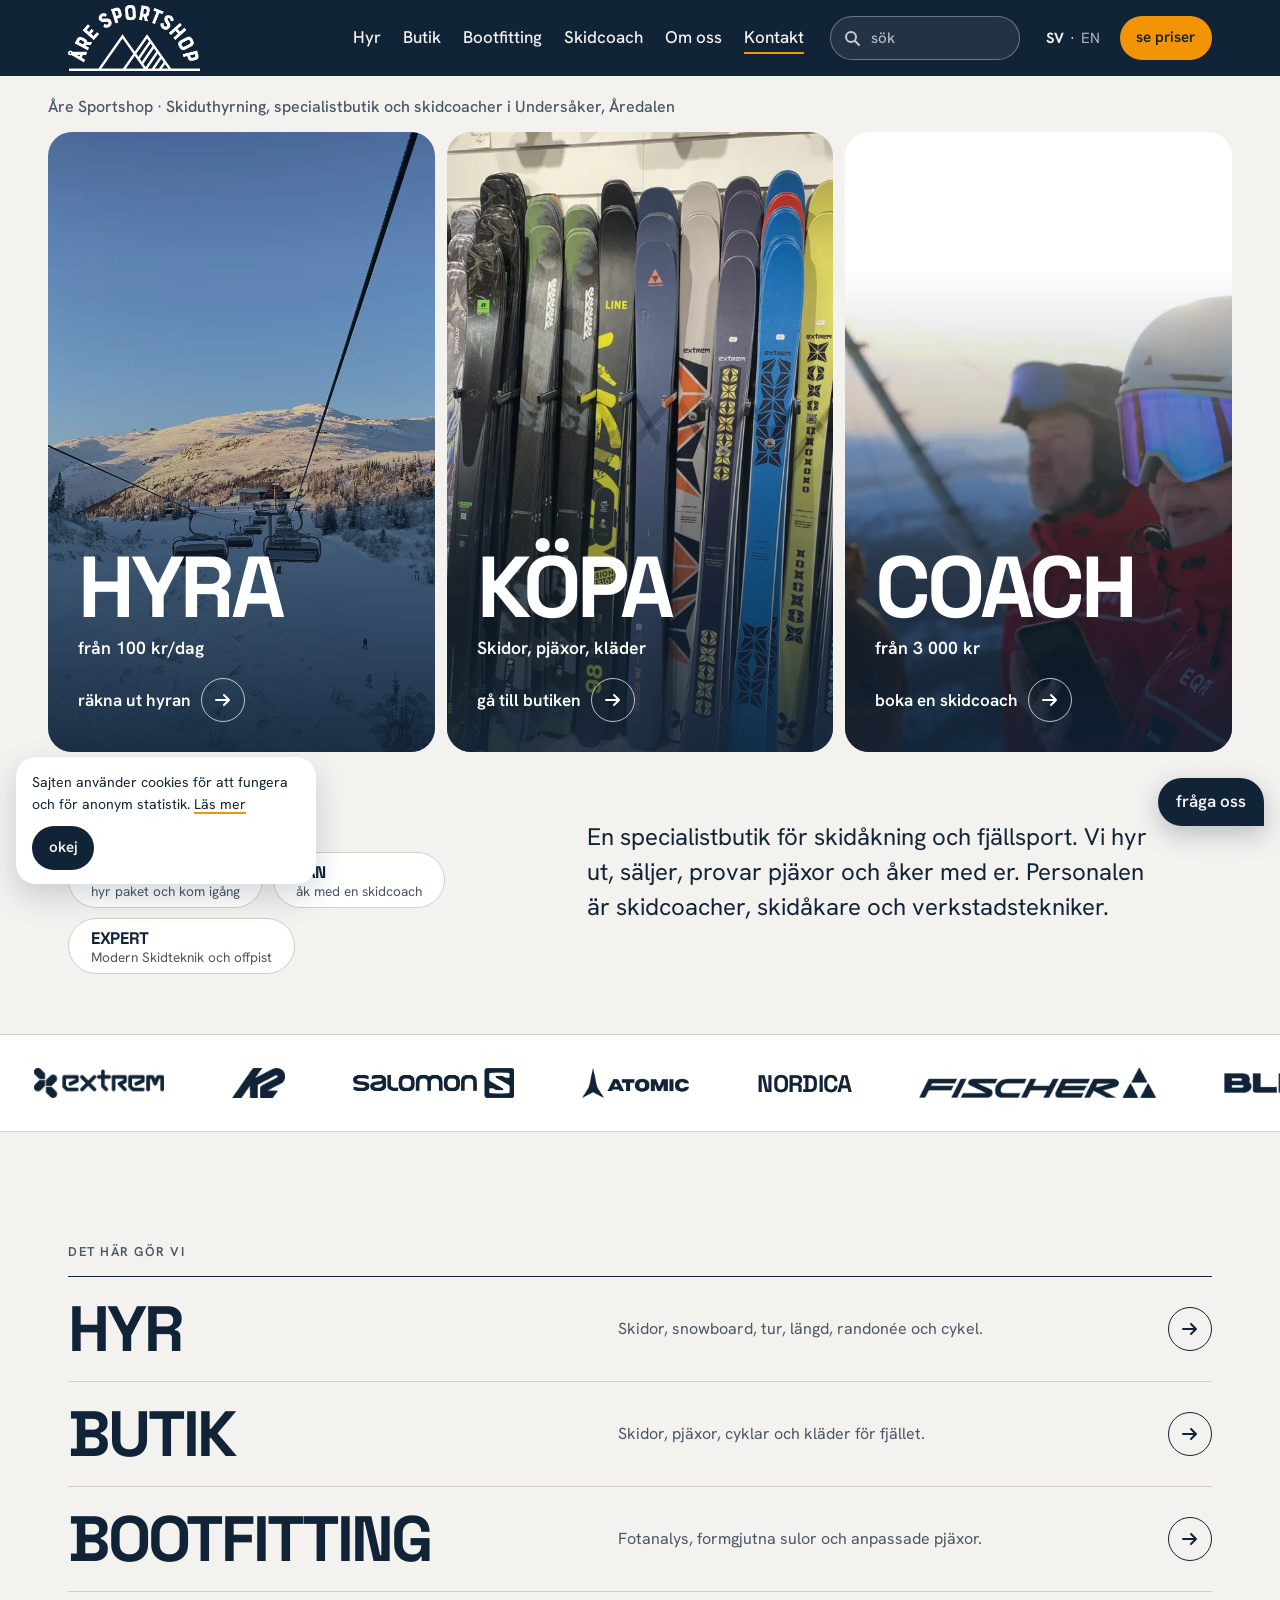
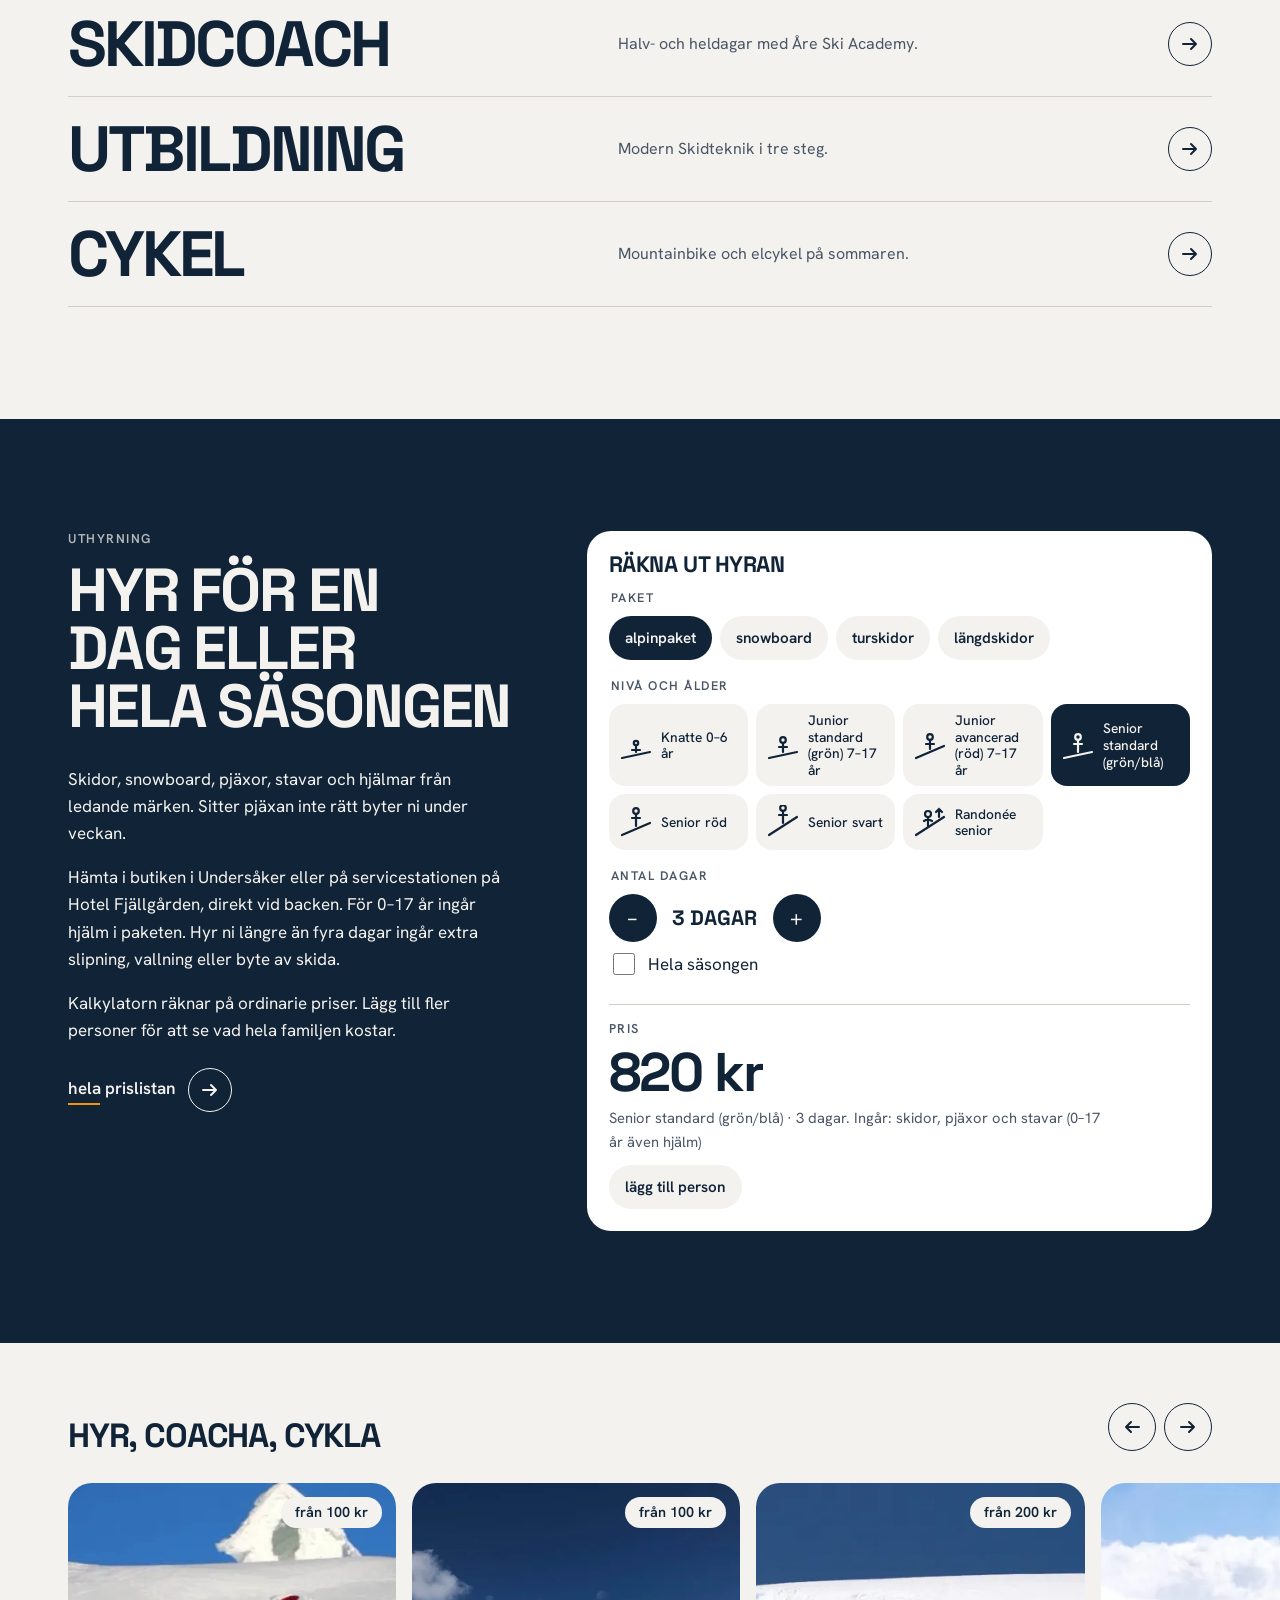
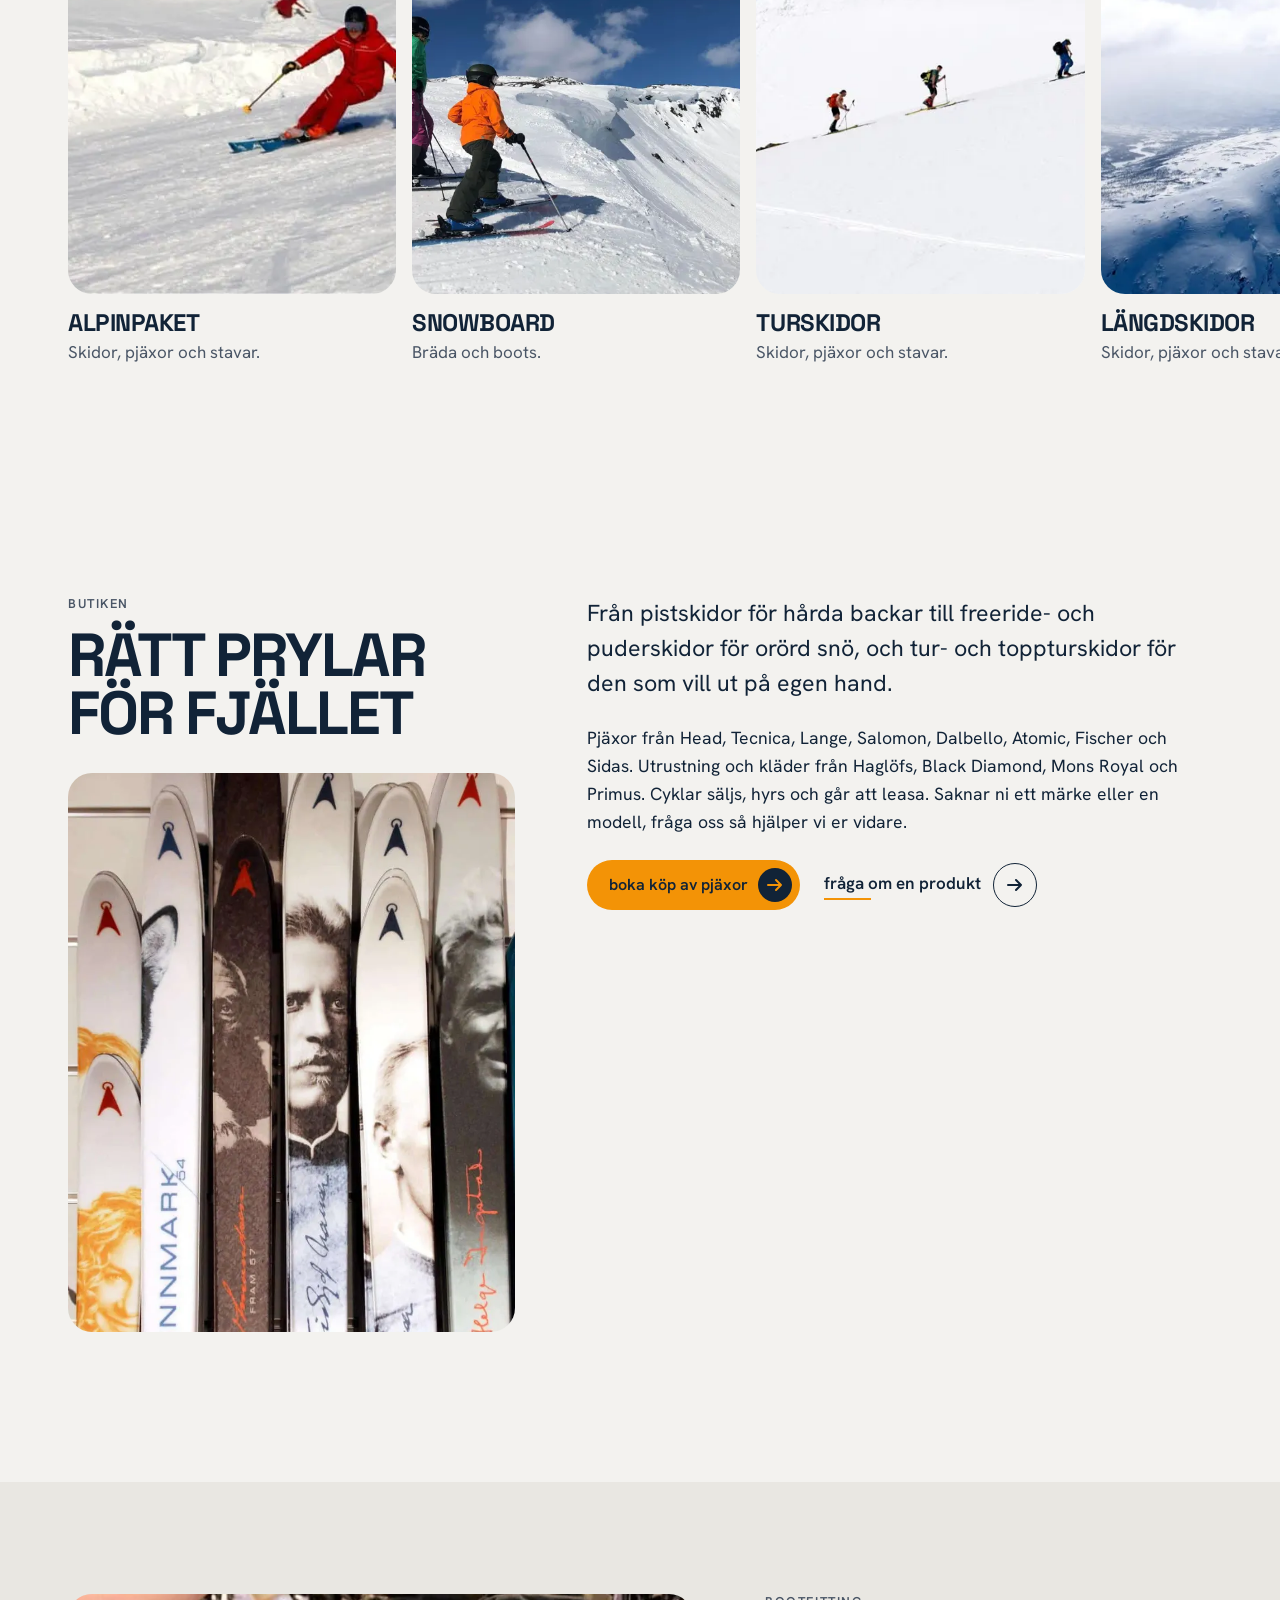
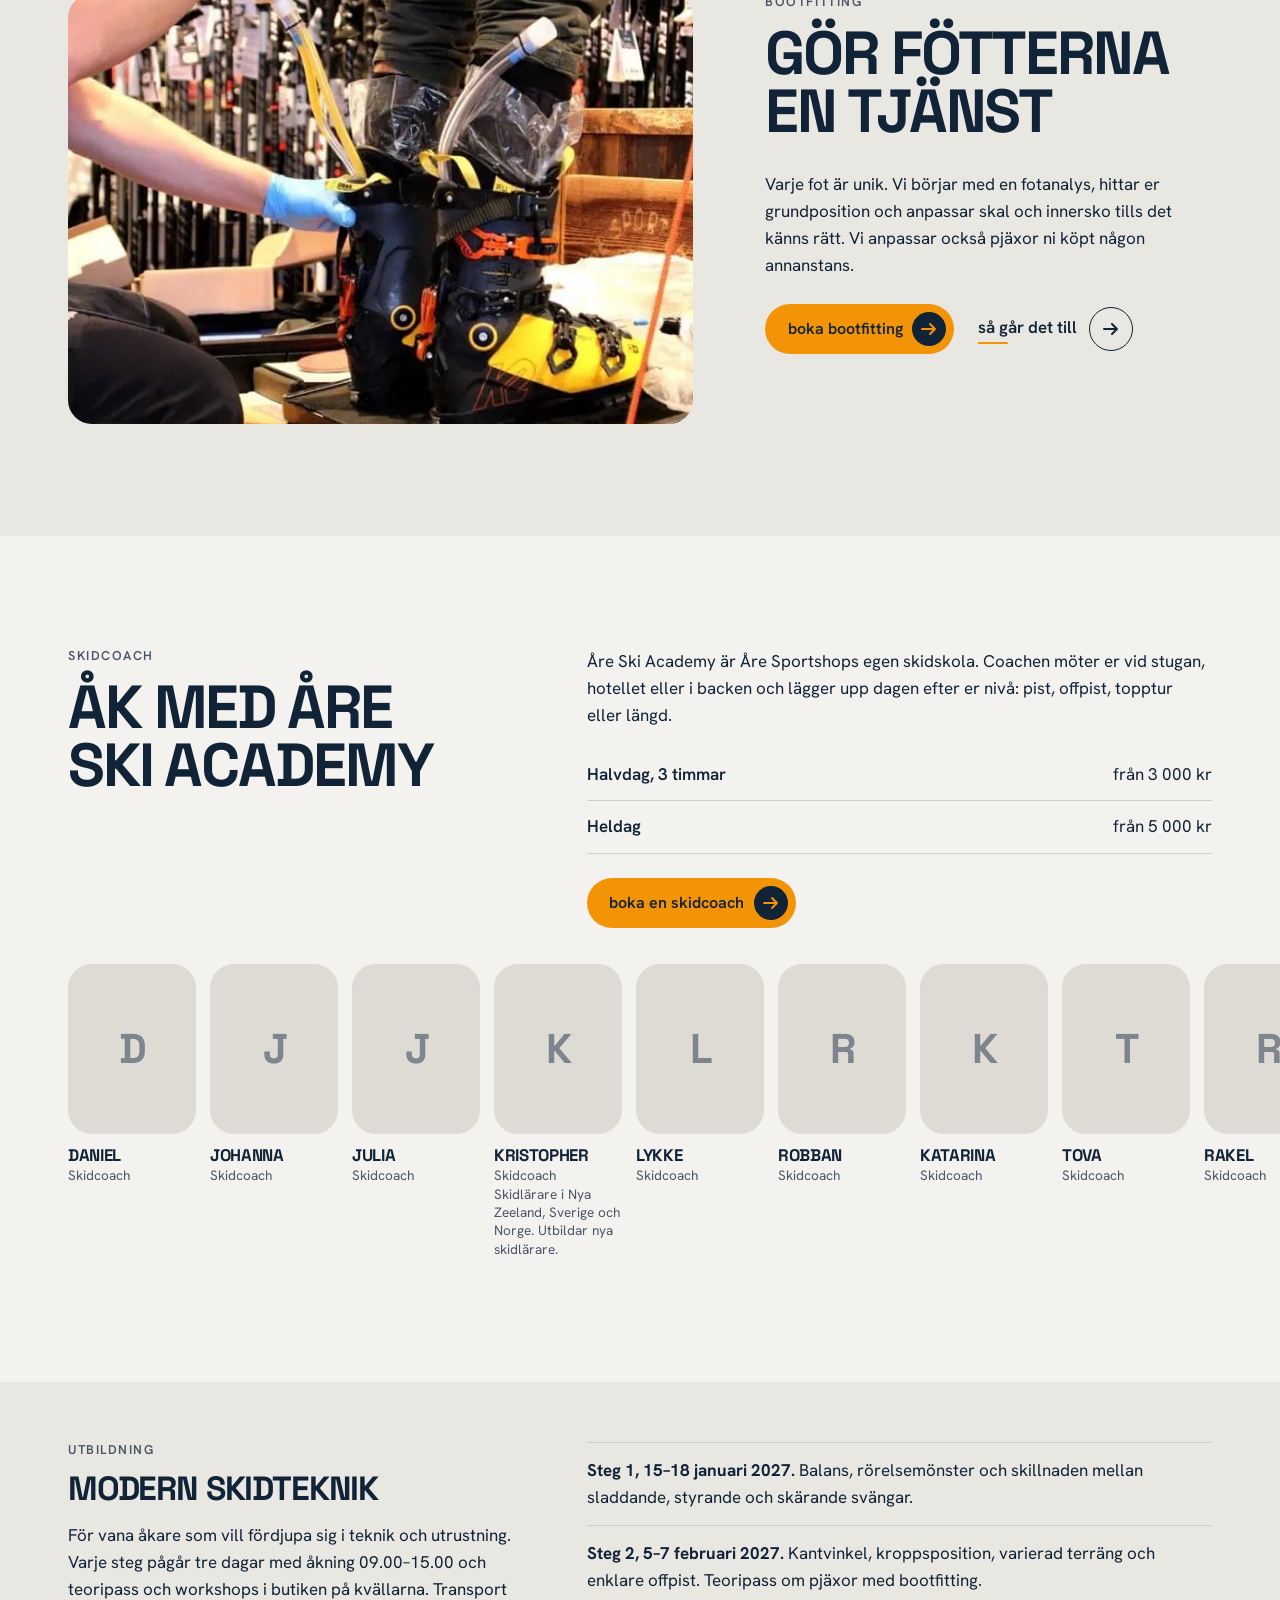
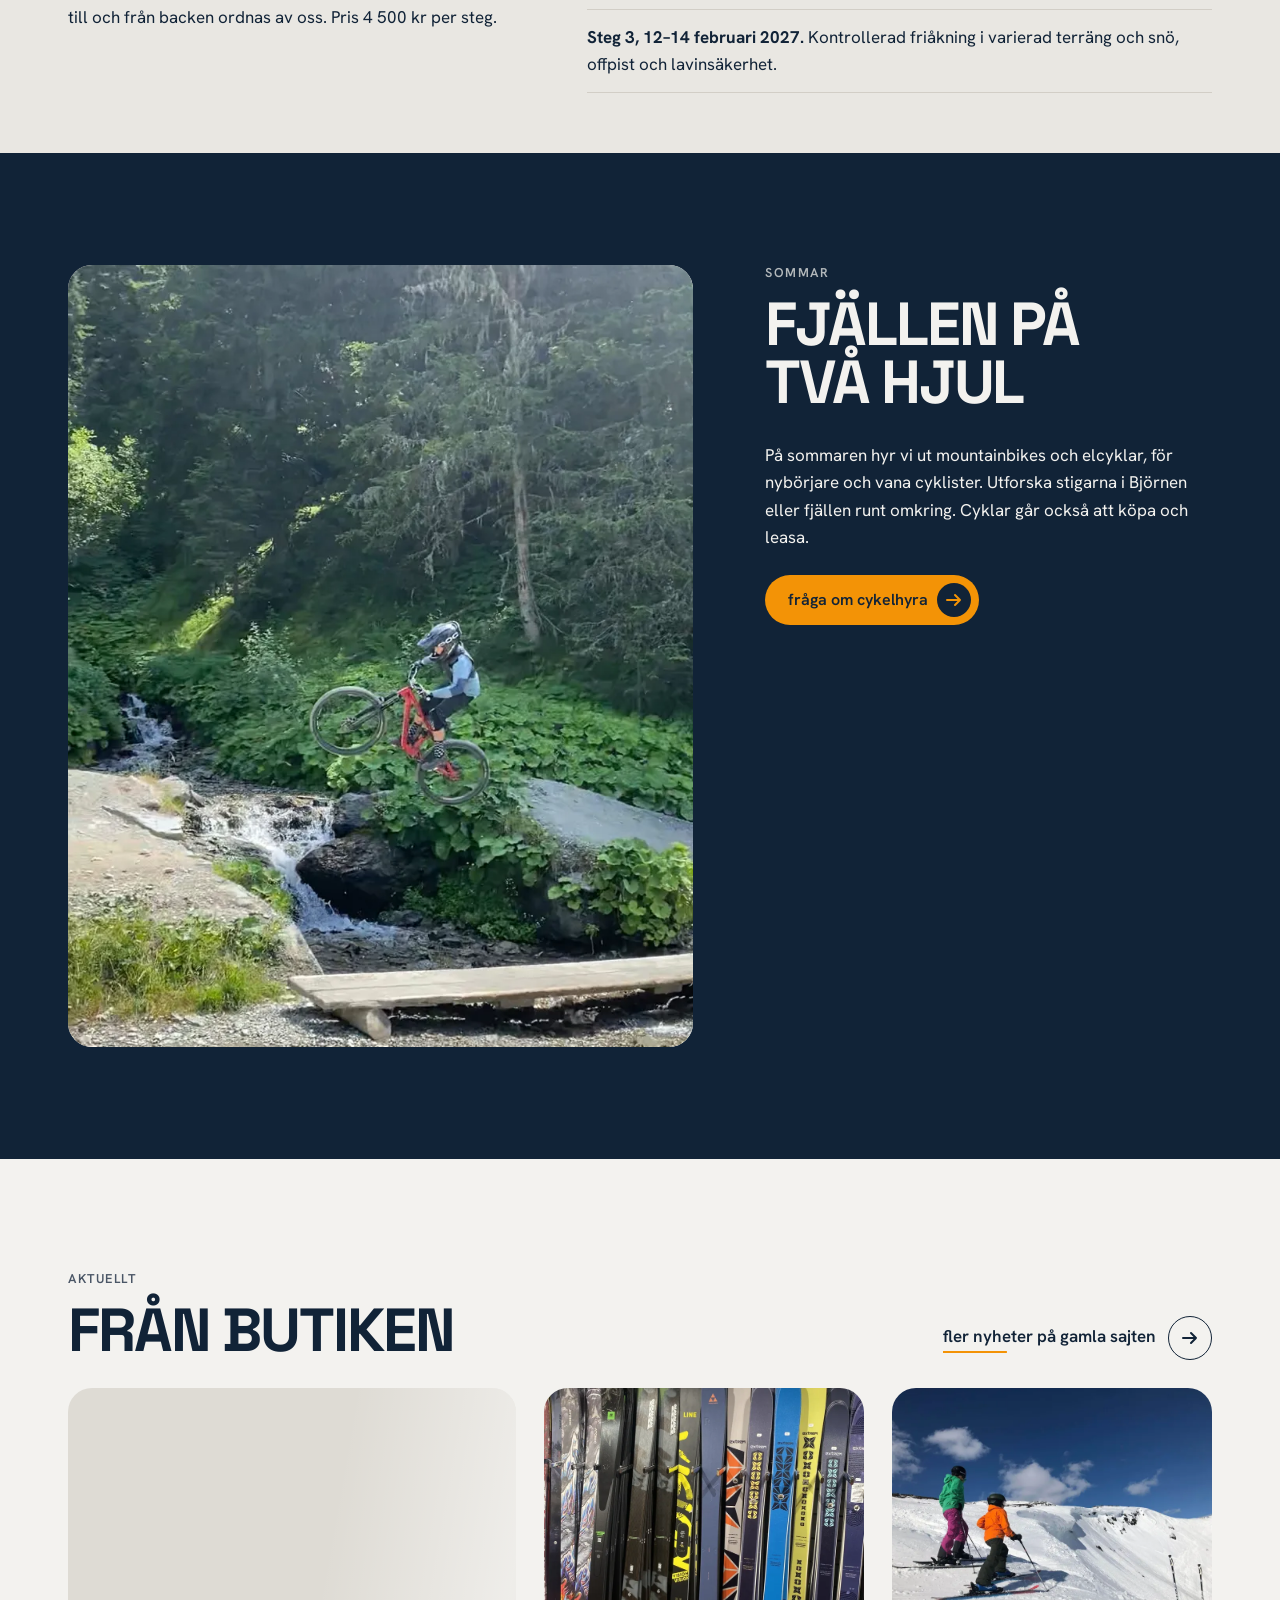
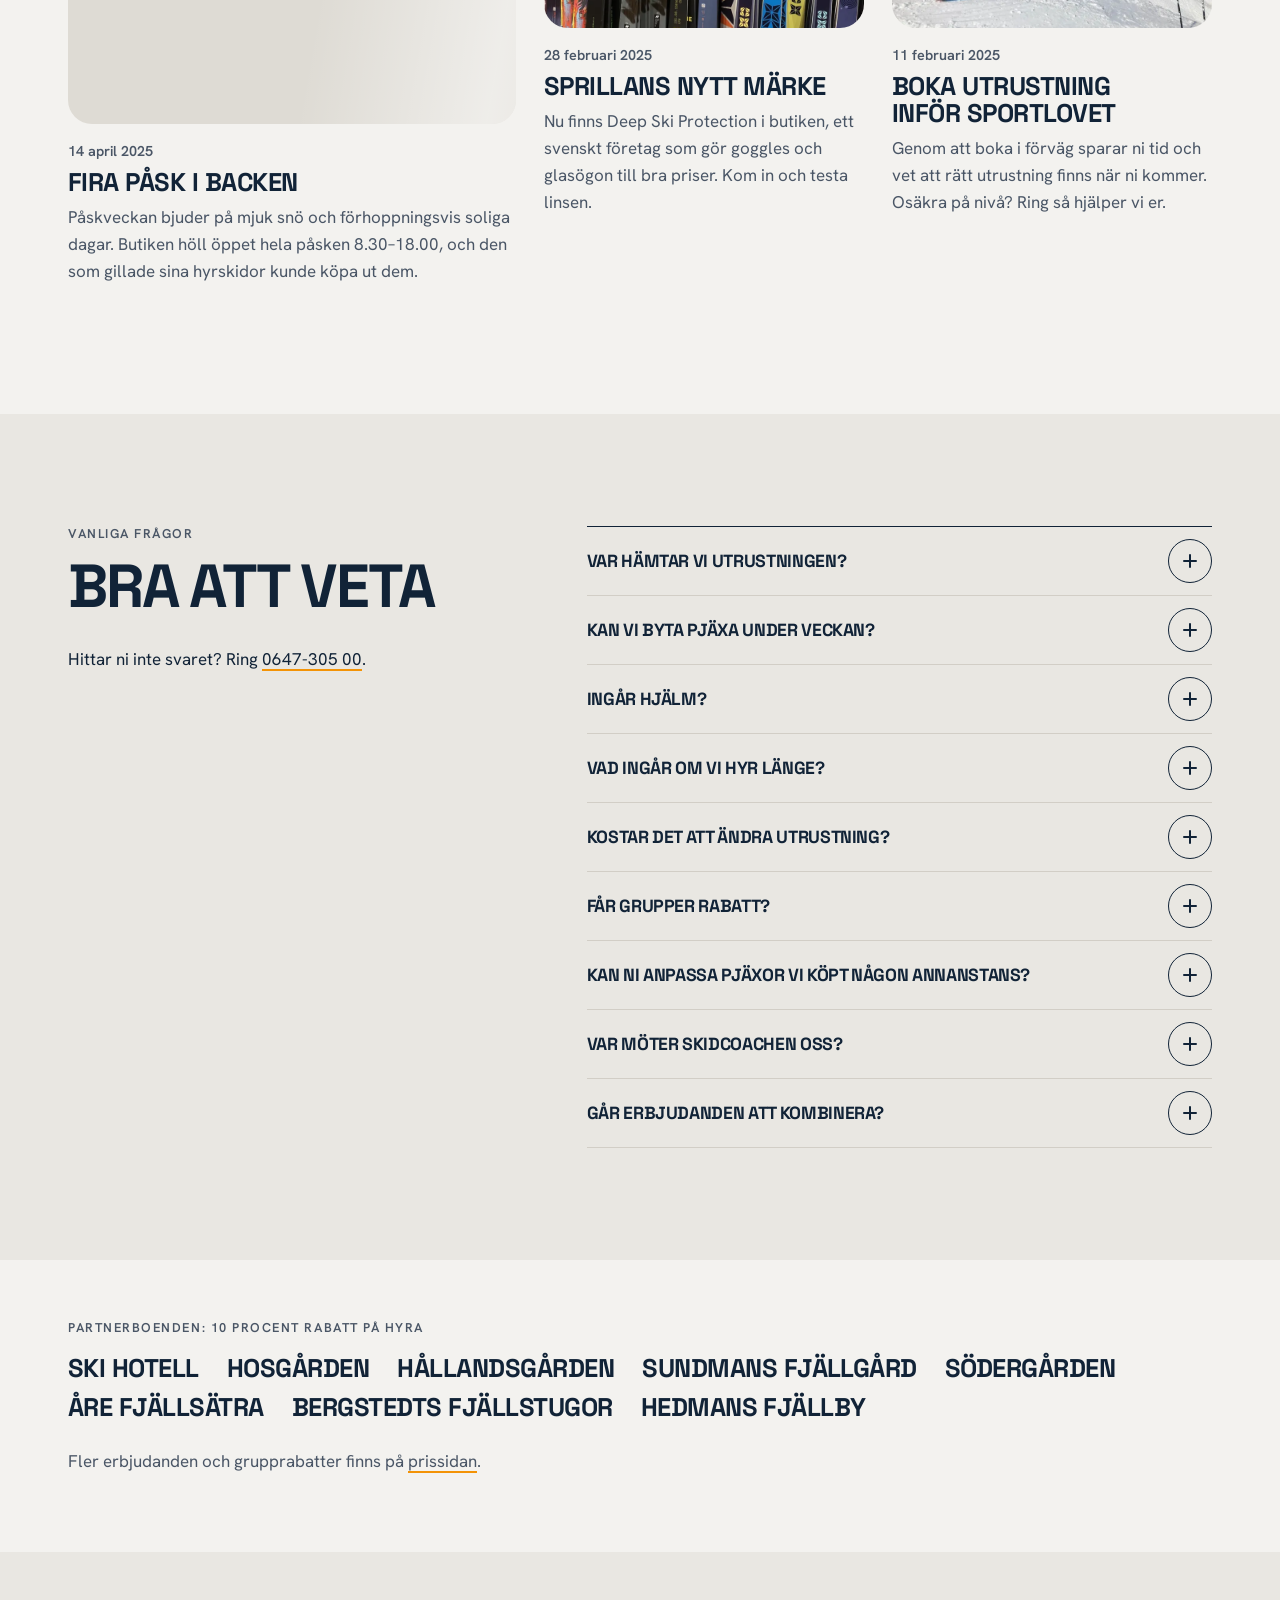
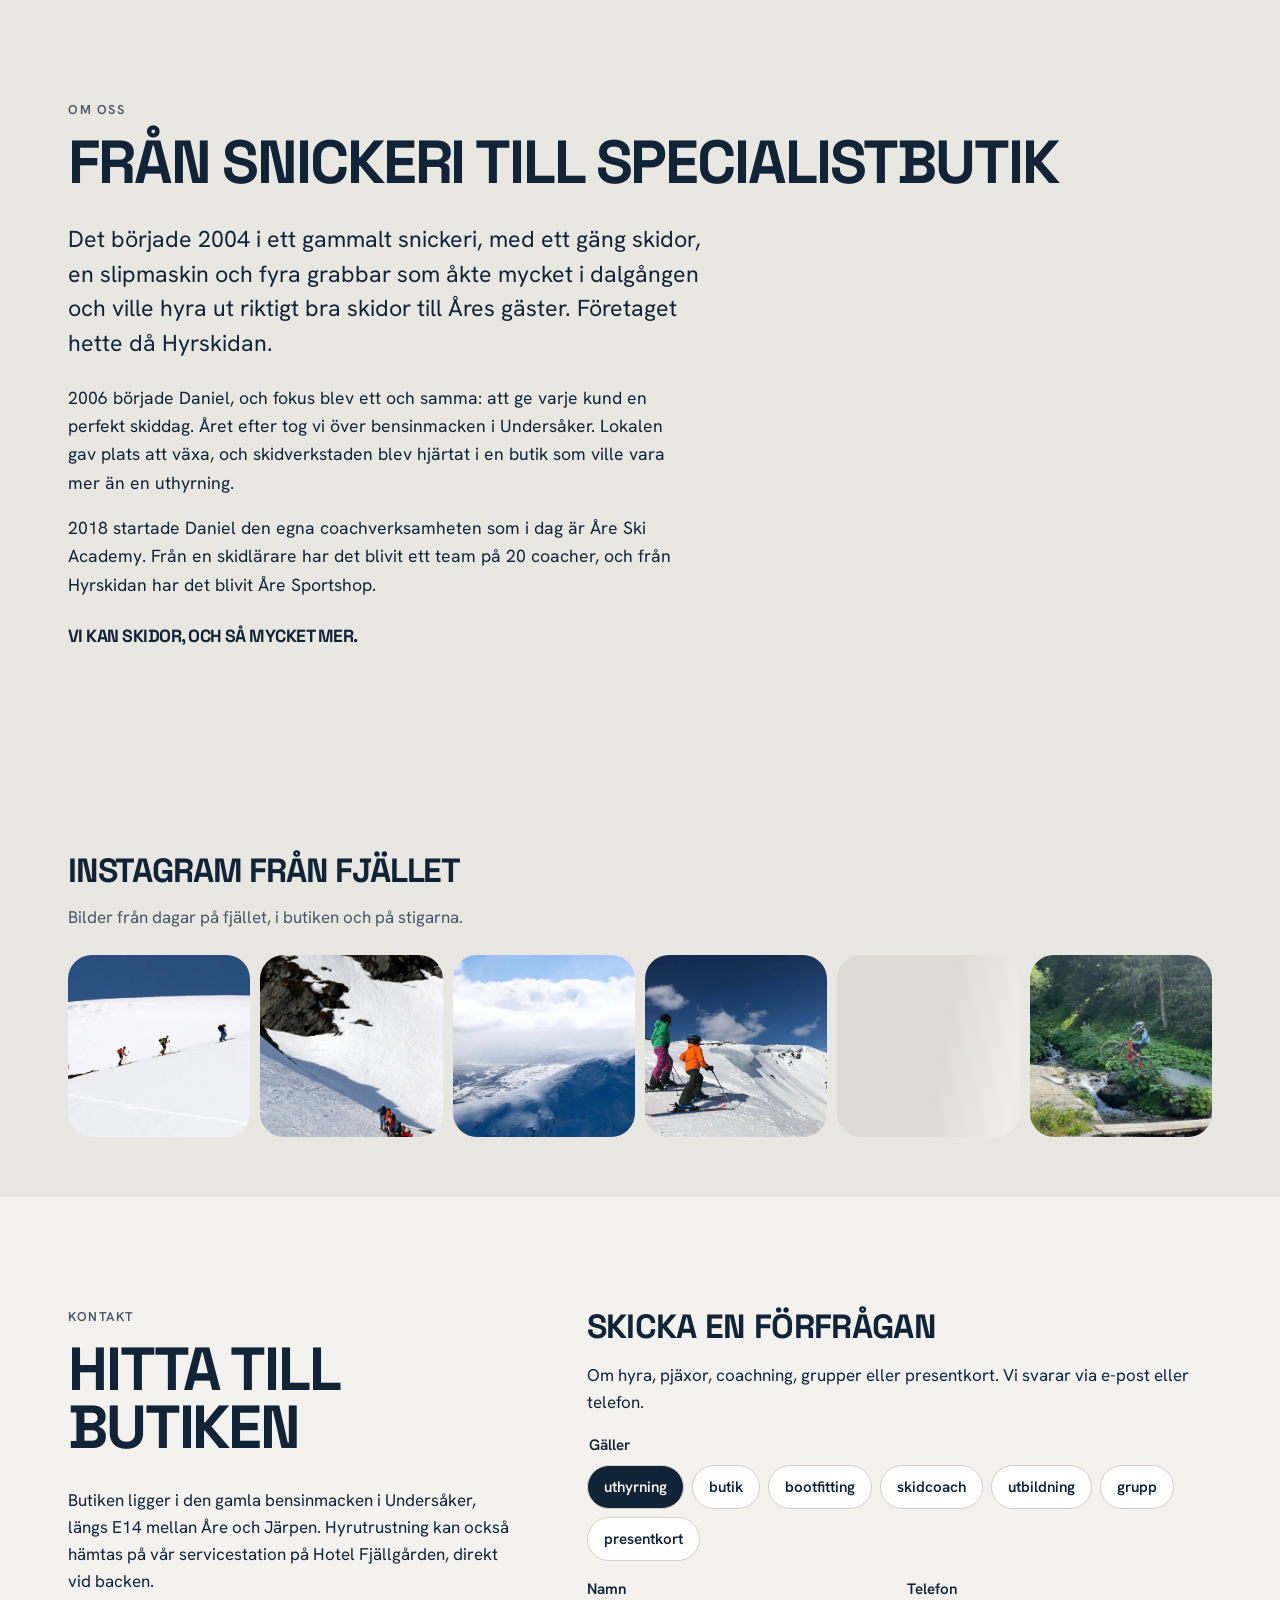
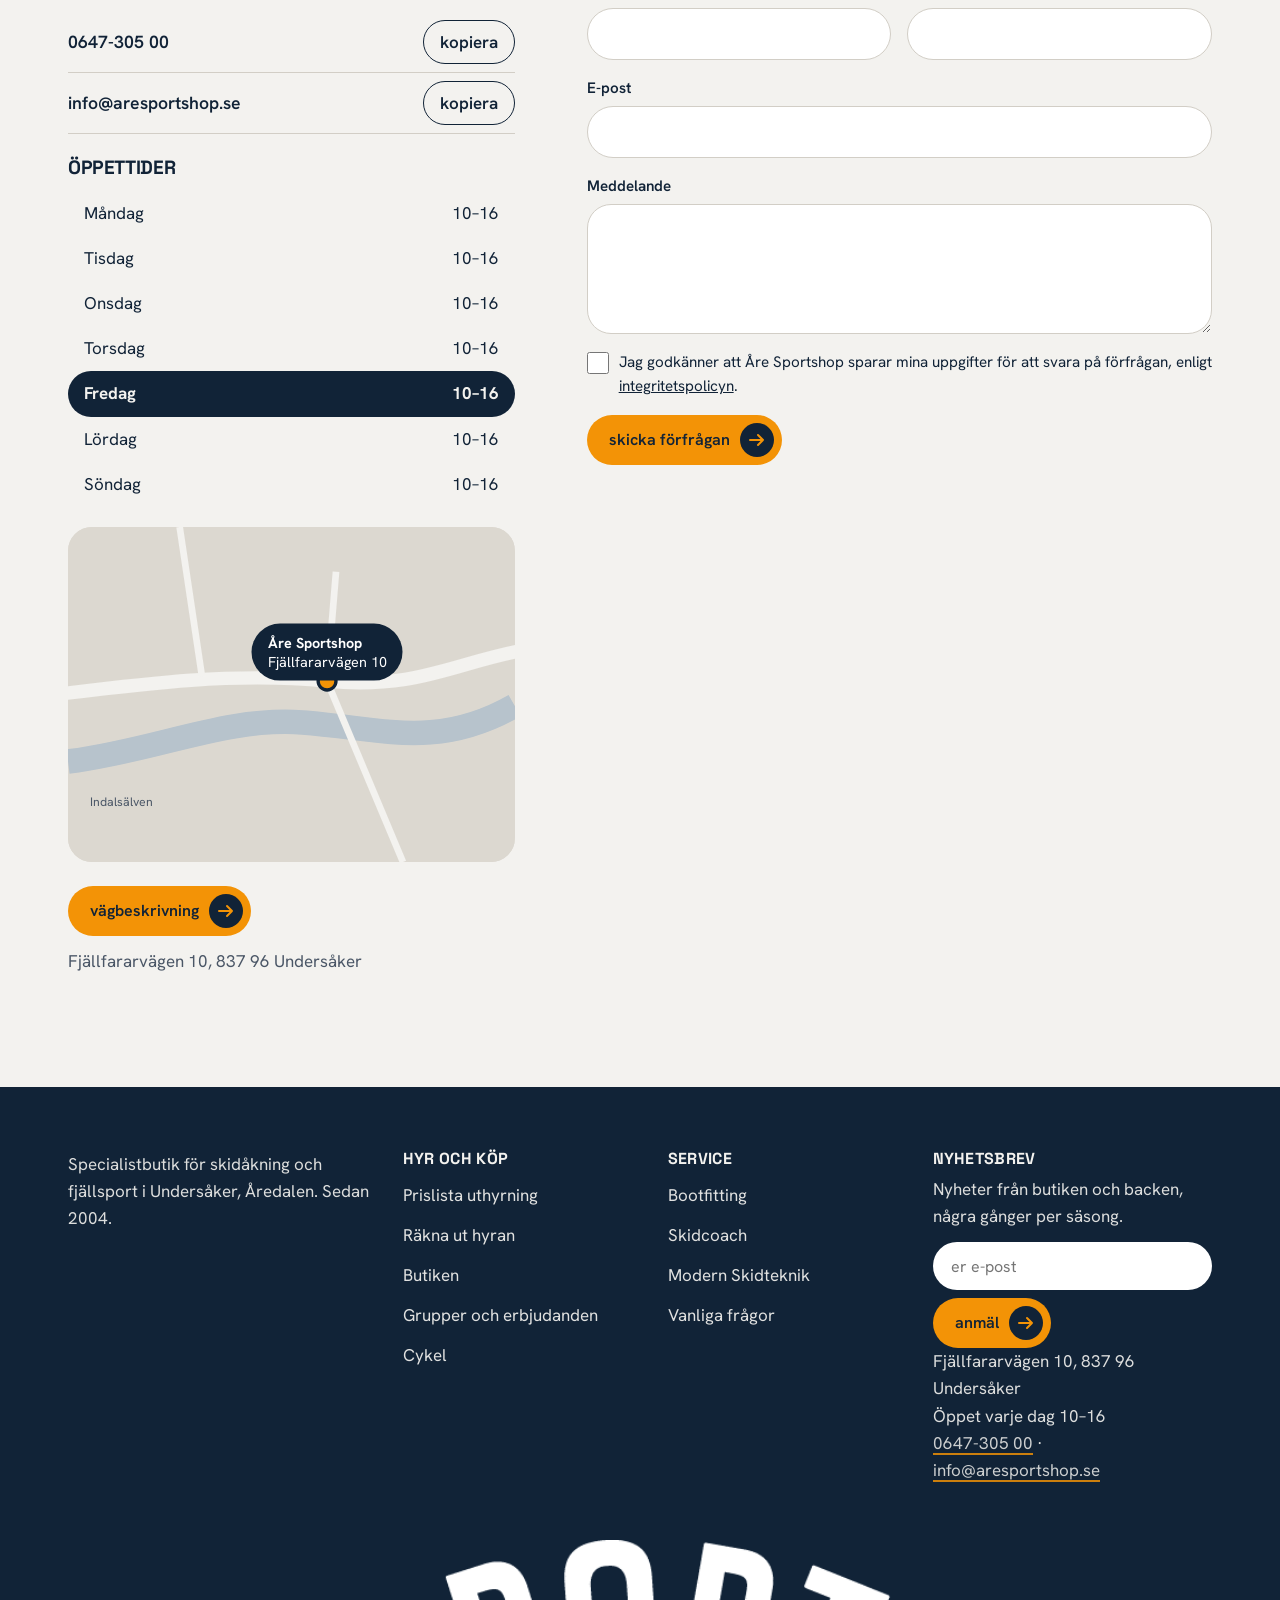
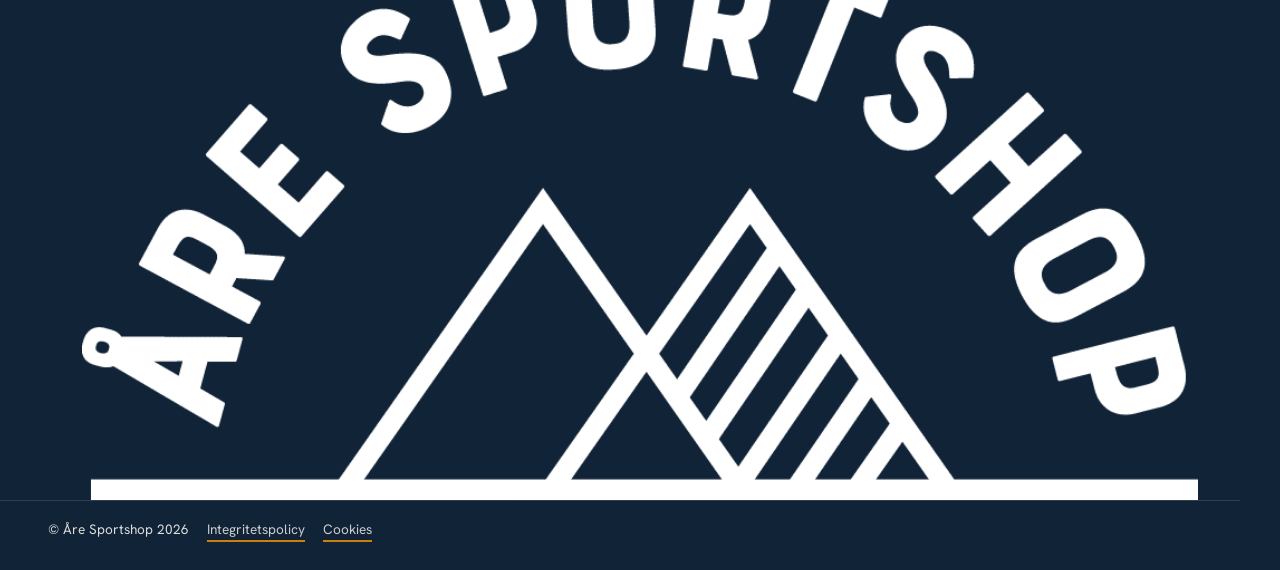
<file: index.html>
<!doctype html>
<html lang="sv">
<head>
<meta charset="utf-8">
<meta name="viewport" content="width=device-width, initial-scale=1">
<title>Åre Sportshop – skiduthyrning, butik och bootfitting i Undersåker</title>
<meta name="description" content="Hyr skidor, snowboard och turutrustning från 100 kr/dag eller köp nytt hos Åre Sportshop i Undersåker. Bootfitting och skidcoacher från 3 000 kr. Öppet varje dag 10–16.">
<link rel="canonical" href="https://aresportshop.se/">
<link rel="alternate" hreflang="sv" href="https://aresportshop.se/">
<link rel="alternate" hreflang="en" href="https://aresportshop.se/en/">
<link rel="alternate" hreflang="x-default" href="https://aresportshop.se/">
<meta property="og:type" content="website">
<meta property="og:title" content="Åre Sportshop – skiduthyrning, butik och bootfitting i Undersåker">
<meta property="og:description" content="Hyr skidor, snowboard och turutrustning från 100 kr/dag eller köp nytt hos Åre Sportshop i Undersåker. Bootfitting och skidcoacher från 3 000 kr. Öppet varje dag 10–16.">
<meta property="og:image" content="https://aresportshop.se/img/hero-1600.webp">
<meta property="og:locale" content="sv_SE">
<meta name="theme-color" content="#112337">
<link rel="icon" href="img/logo-svart.png">
<script>document.documentElement.classList.add('js');if(matchMedia('(prefers-reduced-motion: reduce)').matches)document.documentElement.classList.add('rm');</script>
<link rel="preconnect" href="https://fonts.googleapis.com"><link rel="preconnect" href="https://fonts.gstatic.com" crossorigin>
<link href="https://fonts.googleapis.com/css2?family=Hanken+Grotesk:wght@400;500;600;700&amp;family=Space+Grotesk:wght@700&amp;display=swap" rel="stylesheet">
<link rel="stylesheet" href="styles.css">
<script type="application/ld+json">{"@context": "https://schema.org", "@type": "SportingGoodsStore", "@id": "https://aresportshop.se/#store", "name": "Åre Sportshop", "url": "https://aresportshop.se/", "telephone": "+46 647 305 00", "email": "info@aresportshop.se", "logo": "https://aresportshop.se/img/logo-svart.png", "image": "https://aresportshop.se/img/hero-1600.webp", "foundingDate": "2004", "address": {"@type": "PostalAddress", "streetAddress": "Fjällfararvägen 10", "postalCode": "837 96", "addressLocality": "Undersåker", "addressCountry": "SE"}, "openingHoursSpecification": {"@type": "OpeningHoursSpecification", "dayOfWeek": ["Monday", "Tuesday", "Wednesday", "Thursday", "Friday", "Saturday", "Sunday"], "opens": "10:00", "closes": "16:00"}, "areaServed": "Åre", "priceRange": "100–5000 kr"}</script>
<script type="application/ld+json">{"@context": "https://schema.org", "@type": "FAQPage", "mainEntity": [{"@type": "Question", "name": "Var hämtar vi utrustningen?", "acceptedAnswer": {"@type": "Answer", "text": "I butiken på Fjällfararvägen 10 i Undersåker eller på vår servicestation på Hotel Fjällgården, direkt vid backen."}}, {"@type": "Question", "name": "Kan vi byta pjäxa under veckan?", "acceptedAnswer": {"@type": "Answer", "text": "Ja. Sitter pjäxan inte rätt byter ni under veckan."}}, {"@type": "Question", "name": "Ingår hjälm?", "acceptedAnswer": {"@type": "Answer", "text": "För 0–17 år ingår hjälm i alpin- och snowboardpaketen. Vuxna kan hyra hjälm separat."}}, {"@type": "Question", "name": "Vad ingår om vi hyr länge?", "acceptedAnswer": {"@type": "Answer", "text": "Hyr ni längre än fyra dagar ingår extra slipning, vallning eller byte av skida."}}, {"@type": "Question", "name": "Kostar det att ändra utrustning?", "acceptedAnswer": {"@type": "Answer", "text": "Vid ändring tillkommer en administrationsavgift på 70 kr, samt eventuell prisskillnad."}}, {"@type": "Question", "name": "Får grupper rabatt?", "acceptedAnswer": {"@type": "Answer", "text": "Ja, från fler än 10 personer om bokningen kommer in minst fem dagar före ankomst. Se grupprabatten i prislistan."}}, {"@type": "Question", "name": "Kan ni anpassa pjäxor vi köpt någon annanstans?", "acceptedAnswer": {"@type": "Answer", "text": "Ja. Kom in så bedömer vi vad som behöver göras. Priset beror på hur stort ingreppet är."}}, {"@type": "Question", "name": "Var möter skidcoachen oss?", "acceptedAnswer": {"@type": "Answer", "text": "Vid stugan, hotellet eller i backen, det ni föredrar."}}, {"@type": "Question", "name": "Går erbjudanden att kombinera?", "acceptedAnswer": {"@type": "Answer", "text": "Nej. Erbjudandena gäller hyra, inte köp, och går inte att kombinera."}}]}</script>
</head>
<body>
<a class="skip" href="#main">Hoppa till innehåll</a>
<header class="nav">
  <div class="nav__in">
    <a href="index.html" class="nav__logo"><img src="img/logo-vit.png" alt="Åre Sportshop, till startsidan" width="150" height="48"></a>
    <nav class="nav__links" aria-label="Huvudmeny"><a href="#hyr">Hyr</a><a href="#butik">Butik</a><a href="bootfitting.html">Bootfitting</a><a href="#skidcoach">Skidcoach</a><a href="#om">Om oss</a><a href="#kontakt">Kontakt</a></nav>
    <form class="search nav__search" role="search"><label class="sr" for="q1">Sök på sajten</label><svg viewBox="0 0 16 16" aria-hidden="true"><circle cx="7" cy="7" r="5" fill="none" stroke="currentColor" stroke-width="2"/><path d="M11 11l4 4" stroke="currentColor" stroke-width="2" stroke-linecap="round"/></svg><input id="q1" type="search" placeholder="sök" autocomplete="off"><ul class="search__res" hidden></ul></form>
    <div class="lang"><a href="index.html" hreflang="sv" lang="sv" aria-current="true" aria-label="Svenska">SV</a><span aria-hidden="true">·</span><a href="en/index.html" hreflang="en" lang="en" aria-label="English">EN</a></div>
    <a class="btn btn--sm nav__cta" href="priser.html">se priser</a>
    <button class="nav__btn" type="button" aria-expanded="false" aria-controls="menu">meny</button>
  </div>
  <div class="nav__panel" id="menu"><form class="search " role="search"><label class="sr" for="q2">Sök på sajten</label><svg viewBox="0 0 16 16" aria-hidden="true"><circle cx="7" cy="7" r="5" fill="none" stroke="currentColor" stroke-width="2"/><path d="M11 11l4 4" stroke="currentColor" stroke-width="2" stroke-linecap="round"/></svg><input id="q2" type="search" placeholder="sök" autocomplete="off"><ul class="search__res" hidden></ul></form><a href="#hyr">Hyr</a><a href="#butik">Butik</a><a href="bootfitting.html">Bootfitting</a><a href="#skidcoach">Skidcoach</a><a href="#om">Om oss</a><a href="#kontakt">Kontakt</a><a class="btn " href="priser.html">se priser<span class="ai"><svg viewBox="0 0 16 16" aria-hidden="true"><path d="M1 8h13M9 3l5 5-5 5" fill="none" stroke="currentColor" stroke-width="2" stroke-linecap="round" stroke-linejoin="round"/></svg></span></a></div>
</header>
<script type="application/json" id="search-data">[{"t": "Hyr utrustning", "u": "index.html#hyr", "k": "uthyrning skidor snowboard pjäxor hjälm hyra kalkylator pris"}, {"t": "Priskalkylator", "u": "index.html#hyr", "k": "räkna ut hyran pris dagar familj alpinpaket"}, {"t": "Prislista uthyrning", "u": "priser.html", "k": "priser alla dagar säsong extra dag försäkring lavinpaket ryggskydd stighud"}, {"t": "Grupper och erbjudanden", "u": "priser.html#grupper", "k": "grupprabatt rabatt volvokortet studenter årebussen partnerboende hotell"}, {"t": "Butiken", "u": "index.html#butik", "k": "köpa skidor pjäxor kläder utrustning märken"}, {"t": "Bootfitting", "u": "bootfitting.html", "k": "pjäxor fotanalys sulor innersko anpassning ont fötter"}, {"t": "Boka bootfitting", "u": "bootfitting.html#boka", "k": "boka tid bootfitting pjäxköp"}, {"t": "Skidcoach", "u": "index.html#skidcoach", "k": "åre ski academy coach guide lektion halvdag heldag offpist topptur"}, {"t": "Modern Skidteknik", "u": "index.html#utbildning", "k": "utbildning kurs steg teknik"}, {"t": "Cykel", "u": "index.html#cykel", "k": "sommar mountainbike elcykel hyra cykel leasa"}, {"t": "Nyheter", "u": "index.html#nyheter", "k": "aktuellt påsk sportlov nytt märke"}, {"t": "Vanliga frågor", "u": "index.html#fragor", "k": "faq frågor svar hämta byta pjäxa"}, {"t": "Om oss", "u": "index.html#om", "k": "historia hyrskidan snickeri bensinmack undersåker"}, {"t": "Kontakt och öppettider", "u": "index.html#kontakt", "k": "telefon e-post adress öppettider vägbeskrivning karta presentkort"}]</script>
<main id="main">
<section class="doors" aria-labelledby="h1">
  <h1 id="h1" class="doors__h">Åre Sportshop · Skiduthyrning, specialistbutik och skidcoacher i Undersåker, Åredalen</h1>
  <div class="doors__row">
    <a class="door s-winter" href="#hyr"><figure class="media"><img src="img/lift-1600.webp" alt="" width="1600" height="1200"></figure>
      <div class="door__t"><strong>Hyra</strong><span class="sub">från 100 kr/dag</span><span class="go">räkna ut hyran<span class="rbtn"><svg viewBox="0 0 16 16" aria-hidden="true"><path d="M1 8h13M9 3l5 5-5 5" fill="none" stroke="currentColor" stroke-width="2" stroke-linecap="round" stroke-linejoin="round"/></svg></span></span></div></a>
    <a class="door s-summer" href="#cykel"><figure class="media par"><img src="img/cykel-800.webp" srcset="img/cykel-800.webp 800w, img/cykel-1600.webp 1600w" sizes="(min-width:900px) 33vw, 84vw" alt="Elcykel lutad mot en björk med fjällutsikt" width="800" height="1067" loading="lazy" decoding="async"></figure>
      <div class="door__t"><strong>Hyra</strong><span class="sub">Mountainbike och elcykel</span><span class="go">hyr cykel<span class="rbtn"><svg viewBox="0 0 16 16" aria-hidden="true"><path d="M1 8h13M9 3l5 5-5 5" fill="none" stroke="currentColor" stroke-width="2" stroke-linecap="round" stroke-linejoin="round"/></svg></span></span></div></a>
    <a class="door" href="#butik"><figure class="media par"><img src="img/skidor-800.webp" srcset="img/skidor-800.webp 800w, img/skidor-1600.webp 1600w" sizes="(min-width:900px) 33vw, 84vw" alt="Skidor från K2 och Atomic i butikens ställ" width="800" height="1067" fetchpriority="high" decoding="async"></figure>
      <div class="door__t"><strong>Köpa</strong><span class="sub">Skidor, pjäxor, kläder</span><span class="go">gå till butiken<span class="rbtn"><svg viewBox="0 0 16 16" aria-hidden="true"><path d="M1 8h13M9 3l5 5-5 5" fill="none" stroke="currentColor" stroke-width="2" stroke-linecap="round" stroke-linejoin="round"/></svg></span></span></div></a>
    <a class="door" href="#skidcoach"><figure class="media"><img src="img/carving-1600.webp" alt="" width="1600" height="1152"></figure>
      <div class="door__t"><strong>Coach</strong><span class="sub">från 3 000 kr</span><span class="go">boka en skidcoach<span class="rbtn"><svg viewBox="0 0 16 16" aria-hidden="true"><path d="M1 8h13M9 3l5 5-5 5" fill="none" stroke="currentColor" stroke-width="2" stroke-linecap="round" stroke-linejoin="round"/></svg></span></span></div></a>
  </div>
  <p class="doors__hint" aria-hidden="true">Svep för fler →</p>
</section>

<section class="sec sec--tight">
  <div class="wrap split rv">
    <div><p class="label">Var står ni?</p>
      <div class="levels">
        <a href="#hyr"><b>Nybörjare</b><small>hyr paket och kom igång</small></a>
        <a href="#skidcoach"><b>Van</b><small>åk med en skidcoach</small></a>
        <a href="#utbildning"><b>Expert</b><small>Modern Skidteknik och offpist</small></a>
      </div></div>
    <p class="lede">En specialistbutik för skidåkning och fjällsport. Vi hyr ut, säljer, provar pjäxor och åker med er. Personalen är skidcoacher, skidåkare och verkstadstekniker.</p>
  </div>
</section>
<section class="brands" aria-label="Varumärken i butiken"><div class="brands__track"><ul><li><img src="img/logos/extrem.png" alt="Extrem" height="30" loading="lazy"></li><li><img src="img/logos/k2.png" alt="K2" height="30" loading="lazy"></li><li><img src="img/logos/salomon.png" alt="Salomon" height="30" loading="lazy"></li><li><img src="img/logos/atomic.png" alt="Atomic" height="30" loading="lazy"></li><li class="t">Nordica</li><li><img src="img/logos/fischer.png" alt="Fischer" height="30" loading="lazy"></li><li><img src="img/logos/blizzard.png" alt="Blizzard" height="30" loading="lazy"></li><li><img src="img/logos/dalbello.png" alt="Dalbello" height="30" loading="lazy"></li><li class="t">Black Diamond</li><li class="t">Haglöfs</li><li class="t">Mons Royal</li><li class="t">Primus</li></ul><ul aria-hidden="true"><li><img src="img/logos/extrem.png" alt="" height="30" loading="lazy"></li><li><img src="img/logos/k2.png" alt="" height="30" loading="lazy"></li><li><img src="img/logos/salomon.png" alt="" height="30" loading="lazy"></li><li><img src="img/logos/atomic.png" alt="" height="30" loading="lazy"></li><li class="t">Nordica</li><li><img src="img/logos/fischer.png" alt="" height="30" loading="lazy"></li><li><img src="img/logos/blizzard.png" alt="" height="30" loading="lazy"></li><li><img src="img/logos/dalbello.png" alt="" height="30" loading="lazy"></li><li class="t">Black Diamond</li><li class="t">Haglöfs</li><li class="t">Mons Royal</li><li class="t">Primus</li></ul></div></section>

<section class="sec" aria-labelledby="tj-h"><div class="wrap rv"><p class="label" id="tj-h">Det här gör vi</p><ul class="hl"><li><a href="#hyr"><b>Hyr</b><span class="d">Skidor, snowboard, tur, längd, randonée och cykel.</span><span class="rbtn"><svg viewBox="0 0 16 16" aria-hidden="true"><path d="M1 8h13M9 3l5 5-5 5" fill="none" stroke="currentColor" stroke-width="2" stroke-linecap="round" stroke-linejoin="round"/></svg></span><span class="hov" aria-hidden="true"><img src="img/coach-800.webp" alt="" loading="lazy" width="220" height="165"></span></a></li><li><a href="#butik"><b>Butik</b><span class="d">Skidor, pjäxor, cyklar och kläder för fjället.</span><span class="rbtn"><svg viewBox="0 0 16 16" aria-hidden="true"><path d="M1 8h13M9 3l5 5-5 5" fill="none" stroke="currentColor" stroke-width="2" stroke-linecap="round" stroke-linejoin="round"/></svg></span><span class="hov" aria-hidden="true"><img src="img/skidor-800.webp" alt="" loading="lazy" width="220" height="165"></span></a></li><li><a href="bootfitting.html"><b>Bootfitting</b><span class="d">Fotanalys, formgjutna sulor och anpassade pjäxor.</span><span class="rbtn"><svg viewBox="0 0 16 16" aria-hidden="true"><path d="M1 8h13M9 3l5 5-5 5" fill="none" stroke="currentColor" stroke-width="2" stroke-linecap="round" stroke-linejoin="round"/></svg></span><span class="hov" aria-hidden="true"><img src="img/boot2-800.webp" alt="" loading="lazy" width="220" height="165"></span></a></li><li><a href="#skidcoach"><b>Skidcoach</b><span class="d">Halv- och heldagar med Åre Ski Academy.</span><span class="rbtn"><svg viewBox="0 0 16 16" aria-hidden="true"><path d="M1 8h13M9 3l5 5-5 5" fill="none" stroke="currentColor" stroke-width="2" stroke-linecap="round" stroke-linejoin="round"/></svg></span><span class="hov" aria-hidden="true"><img src="img/carving-800.webp" alt="" loading="lazy" width="220" height="165"></span></a></li><li><a href="#utbildning"><b>Utbildning</b><span class="d">Modern Skidteknik i tre steg.</span><span class="rbtn"><svg viewBox="0 0 16 16" aria-hidden="true"><path d="M1 8h13M9 3l5 5-5 5" fill="none" stroke="currentColor" stroke-width="2" stroke-linecap="round" stroke-linejoin="round"/></svg></span><span class="hov" aria-hidden="true"><img src="img/tur-800.webp" alt="" loading="lazy" width="220" height="165"></span></a></li><li><a href="#cykel"><b>Cykel</b><span class="d">Mountainbike och elcykel på sommaren.</span><span class="rbtn"><svg viewBox="0 0 16 16" aria-hidden="true"><path d="M1 8h13M9 3l5 5-5 5" fill="none" stroke="currentColor" stroke-width="2" stroke-linecap="round" stroke-linejoin="round"/></svg></span><span class="hov" aria-hidden="true"><img src="img/cykel2-800.webp" alt="" loading="lazy" width="220" height="165"></span></a></li></ul></div></section>

<section class="sec band" id="hyr">
  <div class="wrap split">
    <div class="rv">
      <p class="label">Uthyrning</p>
      <h2>Hyr för en dag eller hela säsongen</h2>
      <p>Skidor, snowboard, pjäxor, stavar och hjälmar från ledande märken. Sitter pjäxan inte rätt byter ni under veckan.</p>
      <p>Hämta i butiken i Undersåker eller på servicestationen på Hotel Fjällgården, direkt vid backen. För 0–17 år ingår hjälm i paketen. Hyr ni längre än fyra dagar ingår extra slipning, vallning eller byte av skida.</p>
      <p>Kalkylatorn räknar på ordinarie priser. Lägg till fler personer för att se vad hela familjen kostar.</p>
      <div class="actions"><button type="button" class="btn sheet-open">räkna ut hyran<span class="ai"><svg viewBox="0 0 16 16" aria-hidden="true"><path d="M1 8h13M9 3l5 5-5 5" fill="none" stroke="currentColor" stroke-width="2" stroke-linecap="round" stroke-linejoin="round"/></svg></span></button><a class="tlink" href="priser.html"><span class="u">hela prislistan</span><span class="rbtn"><svg viewBox="0 0 16 16" aria-hidden="true"><path d="M1 8h13M9 3l5 5-5 5" fill="none" stroke="currentColor" stroke-width="2" stroke-linecap="round" stroke-linejoin="round"/></svg></span></a></div>
    </div>
    <div class="calc-col" id="kalkylator">
<form class="calc" id="calc" hidden aria-label="Priskalkylator">
  <div class="calc__top"><h3>Räkna ut hyran</h3><button type="button" class="rbtn sheet-x" aria-label="Stäng kalkylatorn"><svg viewBox="0 0 16 16" aria-hidden="true"><path d="M3 3l10 10M13 3L3 13" stroke="currentColor" stroke-width="2" stroke-linecap="round"/></svg></button></div>
  <fieldset><legend>Paket</legend><div class="pills"><label><input type="radio" name="paket" value="alpin" checked><span>Alpinpaket</span></label><label><input type="radio" name="paket" value="snowboard"><span>Snowboard</span></label><label><input type="radio" name="paket" value="tur"><span>Turskidor</span></label><label><input type="radio" name="paket" value="langd"><span>Längdskidor</span></label></div></fieldset>
  <fieldset><legend>Nivå och ålder</legend><div class="lvl"></div></fieldset>
  <fieldset><legend>Antal dagar</legend>
    <div class="stepper"><button type="button" data-d="-1" aria-label="Färre dagar">−</button><output id="days-out" aria-live="polite">3 dagar</output><button type="button" data-d="1" aria-label="Fler dagar">+</button></div>
    <label class="chk"><input type="checkbox" id="season"> Hela säsongen</label>
  </fieldset>
  <ul class="fam" aria-label="Personer"></ul>
  <div class="calc__out" aria-live="polite"><p class="label" style="margin-bottom:8px">Pris</p><div class="calc__price">–</div><p class="calc__meta"></p></div>
  <div class="calc__fam"><button type="button" class="btn btn--navy btn--sm" id="add-person">lägg till person</button></div>
</form>
<p id="calc-fallback" class="box">Kalkylatorn kräver JavaScript. Alla priser finns i <a href="priser.html">prislistan</a>.</p>
</div>
<div class="scrim" hidden></div>
  </div>
</section>
<section class="sec sec--tight" aria-labelledby="car-h">
  <div class="wrap head-row rv"><h2 id="car-h" style="font-size:var(--s3)">Hyr, coacha, cykla</h2><div class="car-nav" data-car="car1"><button type="button" data-dir="-1" aria-label="Föregående"><svg viewBox="0 0 16 16" aria-hidden="true"><path d="M15 8H2M7 3L2 8l5 5" fill="none" stroke="currentColor" stroke-width="2" stroke-linecap="round" stroke-linejoin="round"/></svg></button><button type="button" data-dir="1" aria-label="Nästa"><svg viewBox="0 0 16 16" aria-hidden="true"><path d="M1 8h13M9 3l5 5-5 5" fill="none" stroke="currentColor" stroke-width="2" stroke-linecap="round" stroke-linejoin="round"/></svg></button></div></div>
  <div class="car rv" id="car1" tabindex="0" aria-label="Paket och tjänster"><a class="card lift" href="#hyr"><figure class="media"><span class=badge>från 100 kr</span><img src="img/coach-800.webp" srcset="img/coach-800.webp 800w, img/coach-1600.webp 1600w" sizes="(min-width:1024px) 28vw, 78vw" alt="" width="800" height="502" loading="lazy" decoding="async"></figure><h3>Alpinpaket</h3><p>Skidor, pjäxor och stavar.</p></a><a class="card lift" href="#hyr"><figure class="media"><span class=badge>från 100 kr</span><img src="img/grupp-800.webp" srcset="img/grupp-800.webp 800w, img/grupp-1600.webp 1600w" sizes="(min-width:1024px) 28vw, 78vw" alt="" width="800" height="600" loading="lazy" decoding="async"></figure><h3>Snowboard</h3><p>Bräda och boots.</p></a><a class="card lift" href="#hyr"><figure class="media"><span class=badge>från 200 kr</span><img src="img/topptur-800.webp" srcset="img/topptur-800.webp 800w, img/topptur-1600.webp 1600w" sizes="(min-width:1024px) 28vw, 78vw" alt="" width="800" height="465" loading="lazy" decoding="async"></figure><h3>Turskidor</h3><p>Skidor, pjäxor och stavar.</p></a><a class="card lift" href="#hyr"><figure class="media"><span class=badge>från 170 kr</span><img src="img/fjall-800.webp" srcset="img/fjall-800.webp 800w, img/fjall-1600.webp 1600w" sizes="(min-width:1024px) 28vw, 78vw" alt="" width="800" height="533" loading="lazy" decoding="async"></figure><h3>Längdskidor</h3><p>Skidor, pjäxor och stavar.</p></a><a class="card lift" href="#skidcoach"><figure class="media"><span class=badge>från 3 000 kr</span><img src="img/carving-800.webp" srcset="img/carving-800.webp 800w, img/carving-1600.webp 1600w" sizes="(min-width:1024px) 28vw, 78vw" alt="" width="800" height="576" loading="lazy" decoding="async"></figure><h3>Skidcoach</h3><p>Halvdag, 3 timmar.</p></a><a class="card lift" href="bootfitting.html"><figure class="media"><img src="img/boot1-800.webp" srcset="img/boot1-800.webp 800w, img/boot1-1600.webp 1600w" sizes="(min-width:1024px) 28vw, 78vw" alt="" width="800" height="540" loading="lazy" decoding="async"></figure><h3>Bootfitting</h3><p>Fotanalys och anpassning.</p></a><a class="card lift" href="#cykel"><figure class="media"><img src="img/cykel-800.webp" srcset="img/cykel-800.webp 800w, img/cykel-1600.webp 1600w" sizes="(min-width:1024px) 28vw, 78vw" alt="" width="800" height="1067" loading="lazy" decoding="async"></figure><h3>Cykel</h3><p>Mountainbike och elcykel.</p></a></div>
</section>

<section class="sec sec--loose" id="butik">
  <div class="wrap split rv">
    <div><p class="label">Butiken</p><h2>Rätt prylar för fjället</h2>
      <figure class="media mt" style="aspect-ratio:4/5"><img src="img/extrem-800.webp" srcset="img/extrem-800.webp 800w, img/extrem-1600.webp 1600w" sizes="(min-width:960px) 34vw, 100vw" alt="Skidor från Extrem i butiken" width="800" height="1243" loading="lazy" decoding="async"></figure></div>
    <div class="prose">
      <p>Från pistskidor för hårda backar till freeride- och puderskidor för orörd snö, och tur- och toppturskidor för den som vill ut på egen hand.</p>
      <p>Pjäxor från Head, Tecnica, Lange, Salomon, Dalbello, Atomic, Fischer och Sidas. Utrustning och kläder från Haglöfs, Black Diamond, Mons Royal och Primus. Cyklar säljs, hyrs och går att leasa. Saknar ni ett märke eller en modell, fråga oss så hjälper vi er vidare.</p>
      <div class="actions"><a class="btn " href="bootfitting.html#boka">boka köp av pjäxor<span class="ai"><svg viewBox="0 0 16 16" aria-hidden="true"><path d="M1 8h13M9 3l5 5-5 5" fill="none" stroke="currentColor" stroke-width="2" stroke-linecap="round" stroke-linejoin="round"/></svg></span></a><a class="tlink" href="#kontakt"><span class="u">fråga om en produkt</span><span class="rbtn"><svg viewBox="0 0 16 16" aria-hidden="true"><path d="M1 8h13M9 3l5 5-5 5" fill="none" stroke="currentColor" stroke-width="2" stroke-linecap="round" stroke-linejoin="round"/></svg></span></a></div>
    </div>
  </div>
</section>
<section class="sec alt" aria-labelledby="bf-h">
  <div class="wrap split split--rev rv">
    <figure class="media par" style="aspect-ratio:16/11"><img src="img/boot1-800.webp" srcset="img/boot1-800.webp 800w, img/boot1-1600.webp 1600w" sizes="(min-width:960px) 55vw, 100vw" alt="Innersko formsprutas i verkstaden" width="800" height="540" loading="lazy" decoding="async"></figure>
    <div><p class="label">Bootfitting</p><h2 id="bf-h">Gör fötterna en tjänst</h2>
      <p>Varje fot är unik. Vi börjar med en fotanalys, hittar er grundposition och anpassar skal och innersko tills det känns rätt. Vi anpassar också pjäxor ni köpt någon annanstans.</p>
      <div class="actions"><a class="btn " href="bootfitting.html#boka">boka bootfitting<span class="ai"><svg viewBox="0 0 16 16" aria-hidden="true"><path d="M1 8h13M9 3l5 5-5 5" fill="none" stroke="currentColor" stroke-width="2" stroke-linecap="round" stroke-linejoin="round"/></svg></span></a><a class="tlink" href="bootfitting.html"><span class="u">så går det till</span><span class="rbtn"><svg viewBox="0 0 16 16" aria-hidden="true"><path d="M1 8h13M9 3l5 5-5 5" fill="none" stroke="currentColor" stroke-width="2" stroke-linecap="round" stroke-linejoin="round"/></svg></span></a></div></div>
  </div>
</section>
<section class="sec" id="skidcoach">
  <div class="wrap split rv">
    <div><p class="label">Skidcoach</p><h2>Åk med Åre Ski Academy</h2></div>
    <div>
      <p>Åre Ski Academy är Åre Sportshops egen skidskola. Coachen möter er vid stugan, hotellet eller i backen och lägger upp dagen efter er nivå: pist, offpist, topptur eller längd.</p>
      <dl class="facts"><div><dt>Halvdag, 3 timmar</dt><dd>från 3 000 kr</dd></div><div><dt>Heldag</dt><dd>från 5 000 kr</dd></div></dl>
      <div class="actions"><a class="btn " href="#kontakt">boka en skidcoach<span class="ai"><svg viewBox="0 0 16 16" aria-hidden="true"><path d="M1 8h13M9 3l5 5-5 5" fill="none" stroke="currentColor" stroke-width="2" stroke-linecap="round" stroke-linejoin="round"/></svg></span></a></div>
    </div>
  </div>
  <div class="rv"><ul class="crow" aria-label="Våra skidcoacher"><li><div class="ph"><span class="ini" aria-hidden="true">D</span></div><b>Daniel</b><small>Skidcoach</small></li><li><div class="ph"><span class="ini" aria-hidden="true">J</span></div><b>Johanna</b><small>Skidcoach</small></li><li><div class="ph"><span class="ini" aria-hidden="true">J</span></div><b>Julia</b><small>Skidcoach</small></li><li><div class="ph"><span class="ini" aria-hidden="true">K</span></div><b>Kristopher</b><small>Skidcoach</small><small>Skidlärare i Nya Zeeland, Sverige och Norge. Utbildar nya skidlärare.</small></li><li><div class="ph"><span class="ini" aria-hidden="true">L</span></div><b>Lykke</b><small>Skidcoach</small></li><li><div class="ph"><span class="ini" aria-hidden="true">R</span></div><b>Robban</b><small>Skidcoach</small></li><li><div class="ph"><span class="ini" aria-hidden="true">K</span></div><b>Katarina</b><small>Skidcoach</small></li><li><div class="ph"><span class="ini" aria-hidden="true">T</span></div><b>Tova</b><small>Skidcoach</small></li><li><div class="ph"><span class="ini" aria-hidden="true">R</span></div><b>Rakel</b><small>Skidcoach</small></li><li><div class="ph"><img src="img/sofia-800.webp" srcset="img/sofia-800.webp 800w, img/sofia-1600.webp 1600w" sizes="150px" alt="Sofia, skidcoach, i röd jacka med skidor" width="800" height="1067" loading="lazy" decoding="async"></div><b>Sofia</b><small>Skidcoach</small></li><li><div class="ph"><span class="ini" aria-hidden="true">D</span></div><b>Dennis</b><small>Skidcoach</small></li></ul></div>
</section>
<section class="sec sec--tight alt" id="utbildning">
  <div class="wrap split rv">
    <div><p class="label">Utbildning</p><h2 style="font-size:var(--s3)">Modern Skidteknik</h2>
      <p>För vana åkare som vill fördjupa sig i teknik och utrustning. Varje steg pågår tre dagar med åkning 09.00–15.00 och teoripass och workshops i butiken på kvällarna. Transport till och från backen ordnas av oss. Pris 4 500 kr per steg.</p></div>
    <ul class="plain">
      <li><b>Steg 1, 15–18 januari 2027.</b> Balans, rörelsemönster och skillnaden mellan sladdande, styrande och skärande svängar.</li>
      <li><b>Steg 2, 5–7 februari 2027.</b> Kantvinkel, kroppsposition, varierad terräng och enklare offpist. Teoripass om pjäxor med bootfitting.</li>
      <li><b>Steg 3, 12–14 februari 2027.</b> Kontrollerad friåkning i varierad terräng och snö, offpist och lavinsäkerhet.</li>
    </ul>
  </div>
</section>
<section class="sec band" id="cykel">
  <div class="wrap split split--rev rv">
    <figure class="media par" style="aspect-ratio:4/5"><img src="img/cykel2-800.webp" srcset="img/cykel2-800.webp 800w, img/cykel2-1600.webp 1600w" sizes="(min-width:960px) 55vw, 100vw" alt="Mountainbikecyklist vid en fors i skogen" width="800" height="1192" loading="lazy" decoding="async"></figure>
    <div><p class="label">Sommar</p><h2>Fjällen på två hjul</h2>
      <p>På sommaren hyr vi ut mountainbikes och elcyklar, för nybörjare och vana cyklister. Utforska stigarna i Björnen eller fjällen runt omkring. Cyklar går också att köpa och leasa.</p>
      <div class="actions"><a class="btn " href="#kontakt">fråga om cykelhyra<span class="ai"><svg viewBox="0 0 16 16" aria-hidden="true"><path d="M1 8h13M9 3l5 5-5 5" fill="none" stroke="currentColor" stroke-width="2" stroke-linecap="round" stroke-linejoin="round"/></svg></span></a></div></div>
  </div>
</section>
<section class="sec" id="nyheter"><div class="wrap rv">
  <div class="head-row"><div><p class="label">Aktuellt</p><h2>Från butiken</h2></div><a class="tlink" href="https://aresportshop.se/just-nu/"><span class="u">fler nyheter på gamla sajten</span><span class="rbtn"><svg viewBox="0 0 16 16" aria-hidden="true"><path d="M1 8h13M9 3l5 5-5 5" fill="none" stroke="currentColor" stroke-width="2" stroke-linecap="round" stroke-linejoin="round"/></svg></span></a></div>
  <div class="news"><article class="lift"><a href="https://aresportshop.se/boka-er-utrustning-infor-sportlovet-2-2-2/" style="text-decoration:none;display:block"><figure class="media"><img src="img/lift-800.webp" srcset="img/lift-800.webp 800w, img/lift-1600.webp 1600w" sizes="(min-width:900px) 33vw, 100vw" alt="" width="800" height="600" loading="lazy" decoding="async"></figure><time datetime="2025-04-14">14 april 2025</time><h3>Fira påsk i backen</h3></a><p class="muted">Påskveckan bjuder på mjuk snö och förhoppningsvis soliga dagar. Butiken höll öppet hela påsken 8.30–18.00, och den som gillade sina hyrskidor kunde köpa ut dem.</p></article><article class="lift"><a href="https://aresportshop.se/boka-er-utrustning-infor-sportlovet-2/" style="text-decoration:none;display:block"><figure class="media"><img src="img/skidor-800.webp" srcset="img/skidor-800.webp 800w, img/skidor-1600.webp 1600w" sizes="(min-width:900px) 33vw, 100vw" alt="" width="800" height="1067" loading="lazy" decoding="async"></figure><time datetime="2025-02-28">28 februari 2025</time><h3>Sprillans nytt märke</h3></a><p class="muted">Nu finns Deep Ski Protection i butiken, ett svenskt företag som gör goggles och glasögon till bra priser. Kom in och testa linsen.</p></article><article class="lift"><a href="https://aresportshop.se/boka-er-utrustning-infor-sportlovet/" style="text-decoration:none;display:block"><figure class="media"><img src="img/grupp-800.webp" srcset="img/grupp-800.webp 800w, img/grupp-1600.webp 1600w" sizes="(min-width:900px) 33vw, 100vw" alt="" width="800" height="600" loading="lazy" decoding="async"></figure><time datetime="2025-02-11">11 februari 2025</time><h3>Boka utrustning inför sportlovet</h3></a><p class="muted">Genom att boka i förväg sparar ni tid och vet att rätt utrustning finns när ni kommer. Osäkra på nivå? Ring så hjälper vi er.</p></article></div></div></section>

<section class="sec alt" id="fragor"><div class="wrap split rv">
  <div><p class="label">Vanliga frågor</p><h2>Bra att veta</h2><p>Hittar ni inte svaret? Ring <a href="tel:+4664730500">0647-305 00</a>.</p></div>
  <div class="faq"><details><summary>Var hämtar vi utrustningen?<span class="rbtn" aria-hidden="true"><svg viewBox="0 0 16 16" aria-hidden="true"><path d="M8 2v12M2 8h12" fill="none" stroke="currentColor" stroke-width="2" stroke-linecap="round"/></svg></span></summary><p>I butiken på Fjällfararvägen 10 i Undersåker eller på vår servicestation på Hotel Fjällgården, direkt vid backen.</p></details><details><summary>Kan vi byta pjäxa under veckan?<span class="rbtn" aria-hidden="true"><svg viewBox="0 0 16 16" aria-hidden="true"><path d="M8 2v12M2 8h12" fill="none" stroke="currentColor" stroke-width="2" stroke-linecap="round"/></svg></span></summary><p>Ja. Sitter pjäxan inte rätt byter ni under veckan.</p></details><details><summary>Ingår hjälm?<span class="rbtn" aria-hidden="true"><svg viewBox="0 0 16 16" aria-hidden="true"><path d="M8 2v12M2 8h12" fill="none" stroke="currentColor" stroke-width="2" stroke-linecap="round"/></svg></span></summary><p>För 0–17 år ingår hjälm i alpin- och snowboardpaketen. Vuxna kan hyra hjälm separat.</p></details><details><summary>Vad ingår om vi hyr länge?<span class="rbtn" aria-hidden="true"><svg viewBox="0 0 16 16" aria-hidden="true"><path d="M8 2v12M2 8h12" fill="none" stroke="currentColor" stroke-width="2" stroke-linecap="round"/></svg></span></summary><p>Hyr ni längre än fyra dagar ingår extra slipning, vallning eller byte av skida.</p></details><details><summary>Kostar det att ändra utrustning?<span class="rbtn" aria-hidden="true"><svg viewBox="0 0 16 16" aria-hidden="true"><path d="M8 2v12M2 8h12" fill="none" stroke="currentColor" stroke-width="2" stroke-linecap="round"/></svg></span></summary><p>Vid ändring tillkommer en administrationsavgift på 70 kr, samt eventuell prisskillnad.</p></details><details><summary>Får grupper rabatt?<span class="rbtn" aria-hidden="true"><svg viewBox="0 0 16 16" aria-hidden="true"><path d="M8 2v12M2 8h12" fill="none" stroke="currentColor" stroke-width="2" stroke-linecap="round"/></svg></span></summary><p>Ja, från fler än 10 personer om bokningen kommer in minst fem dagar före ankomst. Se grupprabatten i prislistan.</p></details><details><summary>Kan ni anpassa pjäxor vi köpt någon annanstans?<span class="rbtn" aria-hidden="true"><svg viewBox="0 0 16 16" aria-hidden="true"><path d="M8 2v12M2 8h12" fill="none" stroke="currentColor" stroke-width="2" stroke-linecap="round"/></svg></span></summary><p>Ja. Kom in så bedömer vi vad som behöver göras. Priset beror på hur stort ingreppet är.</p></details><details><summary>Var möter skidcoachen oss?<span class="rbtn" aria-hidden="true"><svg viewBox="0 0 16 16" aria-hidden="true"><path d="M8 2v12M2 8h12" fill="none" stroke="currentColor" stroke-width="2" stroke-linecap="round"/></svg></span></summary><p>Vid stugan, hotellet eller i backen, det ni föredrar.</p></details><details><summary>Går erbjudanden att kombinera?<span class="rbtn" aria-hidden="true"><svg viewBox="0 0 16 16" aria-hidden="true"><path d="M8 2v12M2 8h12" fill="none" stroke="currentColor" stroke-width="2" stroke-linecap="round"/></svg></span></summary><p>Nej. Erbjudandena gäller hyra, inte köp, och går inte att kombinera.</p></details></div></div></section>

<section class="sec sec--tight" id="grupper" aria-labelledby="ph-h">
  <div class="wrap rv"><p class="label" id="ph-h">Partnerboenden: 10 procent rabatt på hyra</p>
    <ul class="prow"><li>Ski Hotell</li><li>Hosgården</li><li>Hållandsgården</li><li>Sundmans Fjällgård</li><li>Södergården</li><li>Åre Fjällsätra</li><li>Bergstedts Fjällstugor</li><li>Hedmans Fjällby</li></ul>
    <p class="mt muted">Fler erbjudanden och grupprabatter finns på <a href="priser.html#grupper">prissidan</a>.</p></div>
</section>
<section class="sec sec--loose alt" id="om">
  <div class="wrap rv"><p class="label">Om oss</p><h2>Från snickeri till specialistbutik</h2>
    <div class="prose mt">
      <p>Det började 2004 i ett gammalt snickeri, med ett gäng skidor, en slipmaskin och fyra grabbar som åkte mycket i dalgången och ville hyra ut riktigt bra skidor till Åres gäster. Företaget hette då Hyrskidan.</p>
      <p>2006 började Daniel, och fokus blev ett och samma: att ge varje kund en perfekt skiddag. Året efter tog vi över bensinmacken i Undersåker. Lokalen gav plats att växa, och skidverkstaden blev hjärtat i en butik som ville vara mer än en uthyrning.</p>
      <p>2018 startade Daniel den egna coachverksamheten som i dag är Åre Ski Academy. Från en skidlärare har det blivit ett team på 20 coacher, och från Hyrskidan har det blivit Åre Sportshop.</p>
      <p class="quote">Vi kan skidor, och så mycket mer.</p>
    </div></div>
</section>
<section class="sec sec--tight alt" aria-labelledby="ig-h">
  <div class="wrap rv"><h2 id="ig-h" style="font-size:var(--s3)">Instagram från fjället</h2>
    <p class="muted">Bilder från dagar på fjället, i butiken och på stigarna.</p>
    <div class="insta"><figure class="media lift"><img src="img/topptur-800.webp" srcset="img/topptur-800.webp 800w, img/topptur-1600.webp 1600w" sizes="(min-width:1100px) 16vw, (min-width:768px) 33vw, 50vw" alt="Skidåkare på topptur i en lång rad" width="800" height="465" loading="lazy" decoding="async"></figure><figure class="media lift"><img src="img/klattring-800.webp" srcset="img/klattring-800.webp 800w, img/klattring-1600.webp 1600w" sizes="(min-width:1100px) 16vw, (min-width:768px) 33vw, 50vw" alt="Turåkare i en brant ränna" width="800" height="1201" loading="lazy" decoding="async"></figure><figure class="media lift"><img src="img/fjall-800.webp" srcset="img/fjall-800.webp 800w, img/fjall-1600.webp 1600w" sizes="(min-width:1100px) 16vw, (min-width:768px) 33vw, 50vw" alt="Snötäckt fjällkam ovanför dalen" width="800" height="533" loading="lazy" decoding="async"></figure><figure class="media lift"><img src="img/grupp-800.webp" srcset="img/grupp-800.webp 800w, img/grupp-1600.webp 1600w" sizes="(min-width:1100px) 16vw, (min-width:768px) 33vw, 50vw" alt="Två barn på skidor i solsken" width="800" height="600" loading="lazy" decoding="async"></figure><figure class="media lift"><img src="img/lift-800.webp" srcset="img/lift-800.webp 800w, img/lift-1600.webp 1600w" sizes="(min-width:1100px) 16vw, (min-width:768px) 33vw, 50vw" alt="Stollift med utsikt över Åreskutan" width="800" height="600" loading="lazy" decoding="async"></figure><figure class="media lift"><img src="img/cykel2-800.webp" srcset="img/cykel2-800.webp 800w, img/cykel2-1600.webp 1600w" sizes="(min-width:1100px) 16vw, (min-width:768px) 33vw, 50vw" alt="Cyklist vid en fors i skogen" width="800" height="1192" loading="lazy" decoding="async"></figure></div></div>
</section>

<section class="sec" id="kontakt">
  <div class="wrap split rv">
    <div>
      <p class="label">Kontakt</p>
      <h2>Hitta till butiken</h2>
      <p>Butiken ligger i den gamla bensinmacken i Undersåker, längs E14 mellan Åre och Järpen. Hyrutrustning kan också hämtas på vår servicestation på Hotel Fjällgården, direkt vid backen.</p>
      <div class="copy"><a href="tel:+4664730500">0647-305 00</a><button type="button" data-copy="0647-305 00">kopiera<span class="sr"> telefonnummer</span></button></div>
      <div class="copy"><a href="mailto:info@aresportshop.se">info@aresportshop.se</a><button type="button" data-copy="info@aresportshop.se">kopiera<span class="sr"> e-postadress</span></button></div>
      <h3 class="mt" style="font-size:1.2rem">Öppettider</h3>
      <ul class="hours"><li><span>Måndag</span><span>10–16</span></li><li><span>Tisdag</span><span>10–16</span></li><li><span>Onsdag</span><span>10–16</span></li><li><span>Torsdag</span><span>10–16</span></li><li><span>Fredag</span><span>10–16</span></li><li><span>Lördag</span><span>10–16</span></li><li><span>Söndag</span><span>10–16</span></li></ul>
      <div class="map" role="img" aria-label="Stiliserad karta: Åre Sportshop ligger på Fjällfararvägen 10 i Undersåker">
  <svg viewBox="0 0 400 300" preserveAspectRatio="xMidYMid slice" aria-hidden="true">
    <rect width="400" height="300" fill="#DCD8D0"/>
    <path d="M0 210 C80 200 140 170 210 175 S330 200 400 160" fill="none" stroke="#B7C3CC" stroke-width="22"/>
    <path d="M-10 150 C70 140 150 130 232 138 S350 120 410 110" fill="none" stroke="#F3F2EF" stroke-width="12"/>
    <path d="M232 138 L240 40 M232 138 L300 300 M120 134 L100 0" fill="none" stroke="#F3F2EF" stroke-width="6"/>
    <circle cx="232" cy="138" r="8" fill="#F39306" stroke="#112337" stroke-width="3"/>
    <text x="20" y="250" font-family="Hanken Grotesk, sans-serif" font-size="11" fill="#4A5666">Indalsälven</text>
    <text x="250" y="105" font-family="Hanken Grotesk, sans-serif" font-size="11" fill="#4A5666">E14</text>
  </svg>
  <div class="map__pin"><b>Åre Sportshop</b><br>Fjällfararvägen 10</div>
</div>
      <div class="actions"><a class="btn" href="https://www.google.com/maps/dir/?api=1&amp;destination=Fj%C3%A4llfararv%C3%A4gen+10%2C+837+96+Unders%C3%A5ker" target="_blank" rel="noopener">vägbeskrivning<span class="ai"><svg viewBox="0 0 16 16" aria-hidden="true"><path d="M1 8h13M9 3l5 5-5 5" fill="none" stroke="currentColor" stroke-width="2" stroke-linecap="round" stroke-linejoin="round"/></svg></span></a><span class="muted">Fjällfararvägen 10, 837 96 Undersåker</span></div>
    </div>
    <div>
      <h3>Skicka en förfrågan</h3>
      <p>Om hyra, pjäxor, coachning, grupper eller presentkort. Vi svarar via e-post eller telefon.</p>
      <form class="form" data-toast="Tack, vi har tagit emot er förfrågan och svarar så snart vi kan.">
        <fieldset class="full"><legend>Gäller</legend><div class="pills"><label><input type="radio" name="arende" value="Uthyrning" checked><span>Uthyrning</span></label><label><input type="radio" name="arende" value="Butik"><span>Butik</span></label><label><input type="radio" name="arende" value="Bootfitting"><span>Bootfitting</span></label><label><input type="radio" name="arende" value="Skidcoach"><span>Skidcoach</span></label><label><input type="radio" name="arende" value="Utbildning"><span>Utbildning</span></label><label><input type="radio" name="arende" value="Grupp"><span>Grupp</span></label><label><input type="radio" name="arende" value="Presentkort"><span>Presentkort</span></label></div></fieldset>
        <label>Namn<input name="namn" required autocomplete="name"></label>
        <label>Telefon<input name="telefon" type="tel" required autocomplete="tel"></label>
        <label class="full">E-post<input name="epost" type="email" required autocomplete="email"></label>
        <label class="full">Meddelande<textarea name="meddelande" rows="4" required></textarea></label>
        <label class="check full"><input type="checkbox" name="samtycke" required><span>Jag godkänner att Åre Sportshop sparar mina uppgifter för att svara på förfrågan, enligt <a href="https://aresportshop.se/integritetspolicy/">integritetspolicyn</a>.</span></label>
        <button class="btn" type="submit">skicka förfrågan<span class="ai"><svg viewBox="0 0 16 16" aria-hidden="true"><path d="M1 8h13M9 3l5 5-5 5" fill="none" stroke="currentColor" stroke-width="2" stroke-linecap="round" stroke-linejoin="round"/></svg></span></button>
      </form>
    </div>
  </div>
</section>

</main>
<footer class="foot">
  <div class="wrap foot__grid">
    <div><p>Specialistbutik för skidåkning och fjällsport i Undersåker, Åredalen. Sedan 2004.</p></div>
    <div><h3>Hyr och köp</h3><a href="priser.html">Prislista uthyrning</a><a href="#hyr">Räkna ut hyran</a><a href="#butik">Butiken</a><a href="priser.html#grupper">Grupper och erbjudanden</a><a href="#cykel">Cykel</a></div>
    <div><h3>Service</h3><a href="bootfitting.html">Bootfitting</a><a href="#skidcoach">Skidcoach</a><a href="#utbildning">Modern Skidteknik</a><a href="#fragor">Vanliga frågor</a></div>
    <div><h3>Nyhetsbrev</h3><p>Nyheter från butiken och backen, några gånger per säsong.</p>
      <form class="news-form" data-toast="Tack, ni är anmälda till nyhetsbrevet."><label class="sr" for="nl">E-post</label><input id="nl" type="email" required placeholder="er e-post" autocomplete="email"><button class="btn" type="submit">anmäl<span class="ai"><svg viewBox="0 0 16 16" aria-hidden="true"><path d="M1 8h13M9 3l5 5-5 5" fill="none" stroke="currentColor" stroke-width="2" stroke-linecap="round" stroke-linejoin="round"/></svg></span></button></form>
      <p class="mt">Fjällfararvägen 10, 837 96 Undersåker<br>Öppet varje dag 10–16<br><a href="tel:+4664730500">0647-305 00</a> · <a href="mailto:info@aresportshop.se">info@aresportshop.se</a></p></div>
  </div>
  <div class="biglogo"><img src="img/logo-vit.png" alt="Åre Sportshop" width="1000" height="320" loading="lazy"></div>
  <p class="wrap foot__legal"><span>© Åre Sportshop 2026</span><a href="https://aresportshop.se/integritetspolicy/">Integritetspolicy</a><a href="https://aresportshop.se/cookies/">Cookies</a></p>
</footer>
<div class="fab"><a class="chat" href="#kontakt">fråga oss</a><button class="totop" type="button" aria-label="Till toppen"><svg viewBox="0 0 16 16" aria-hidden="true"><path d="M1 8h13M9 3l5 5-5 5" fill="none" stroke="currentColor" stroke-width="2" stroke-linecap="round" stroke-linejoin="round"/></svg></button></div>
<div class="cookie" role="region" aria-label="Cookies" hidden><p>Sajten använder cookies för att fungera och för anonym statistik. <a href="https://aresportshop.se/cookies/">Läs mer</a></p><button class="btn btn--navy btn--sm" type="button">okej</button></div>
<script src="prices.js" defer></script>
<script src="main.js" defer></script>
</body>
</html>
</file>
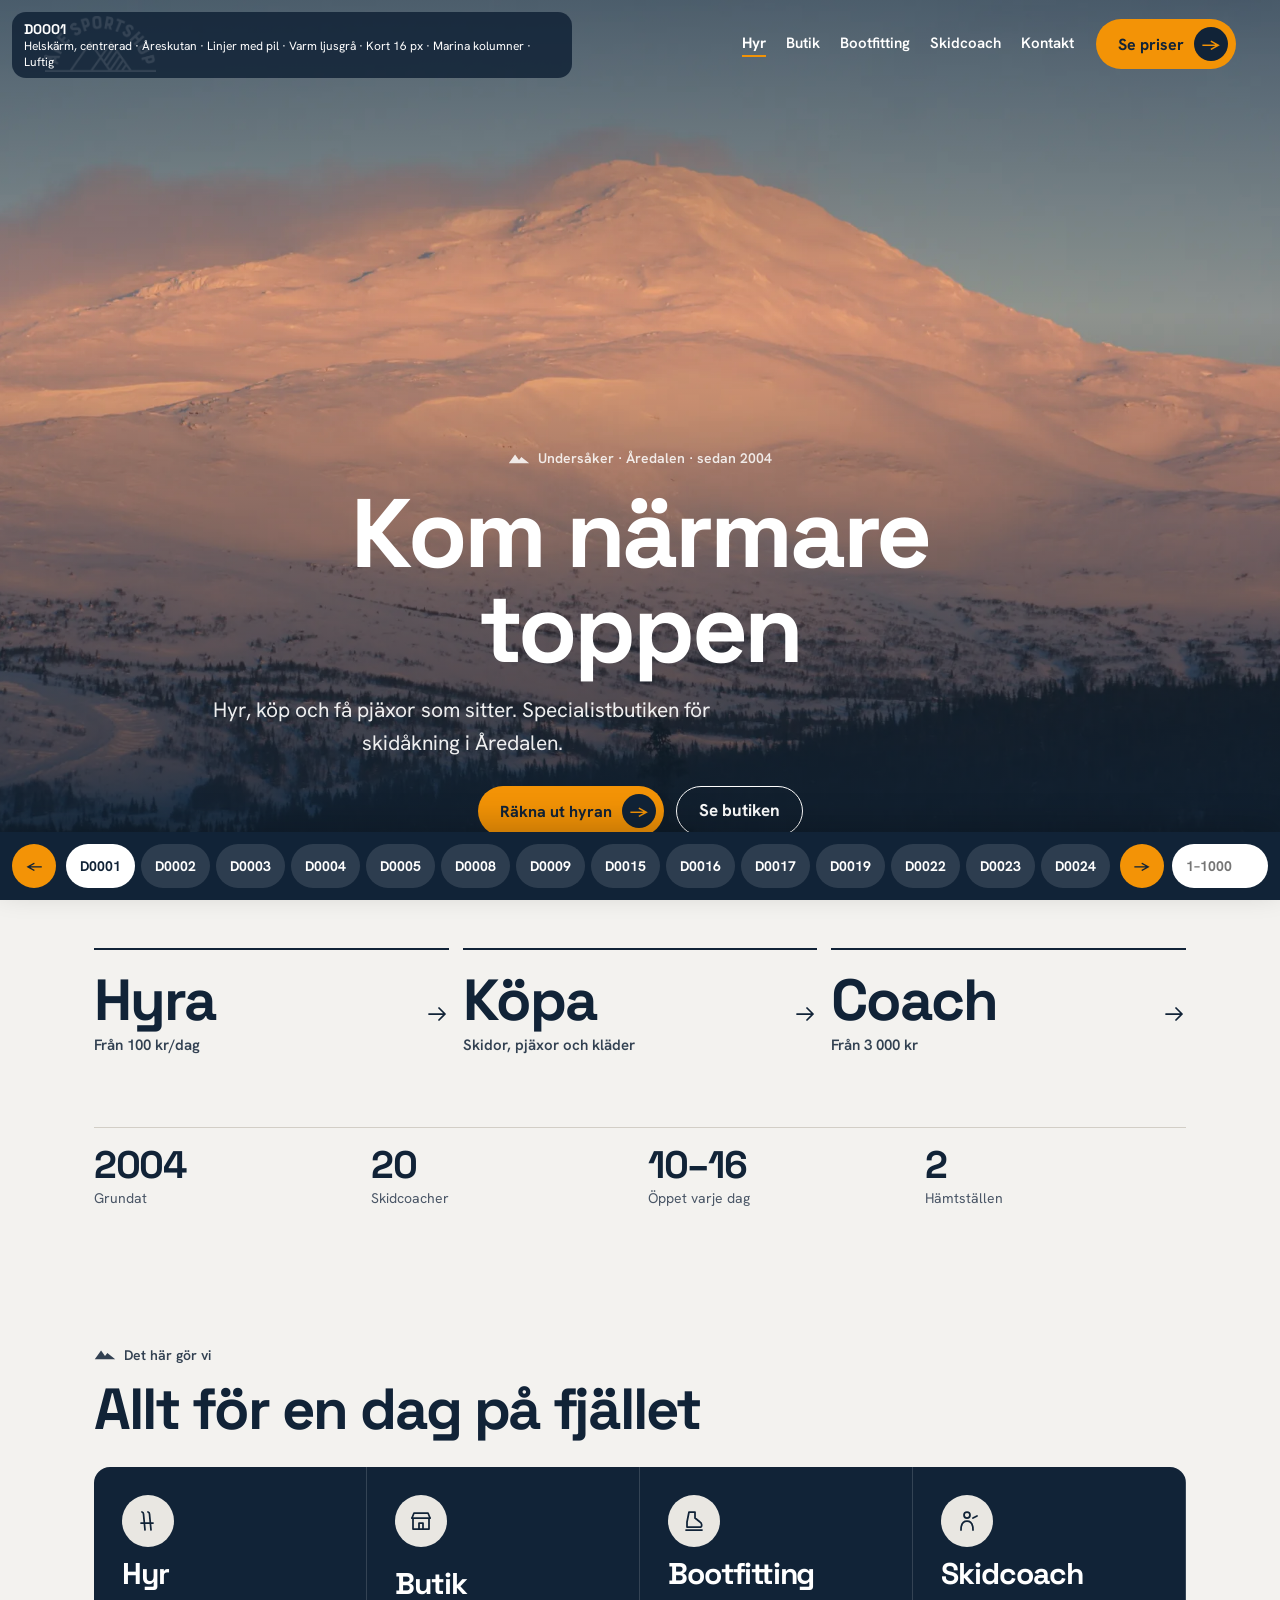
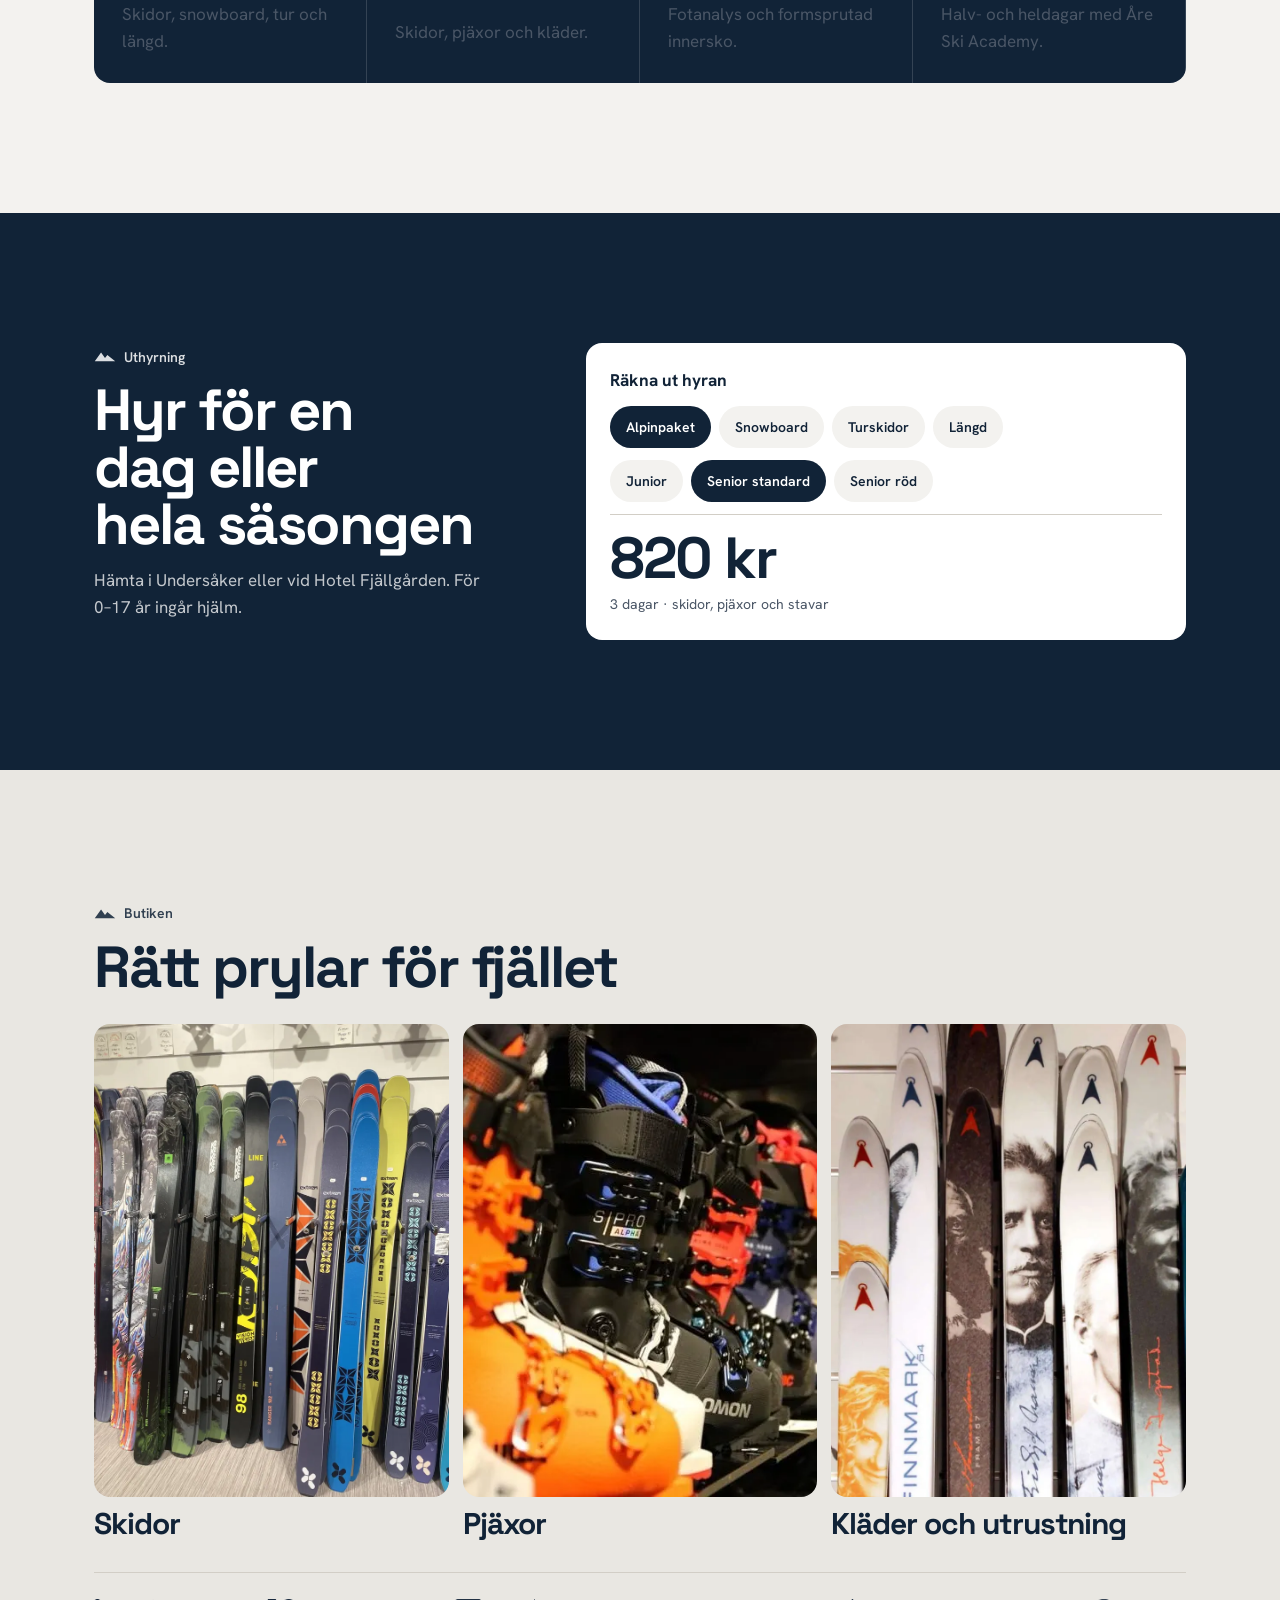
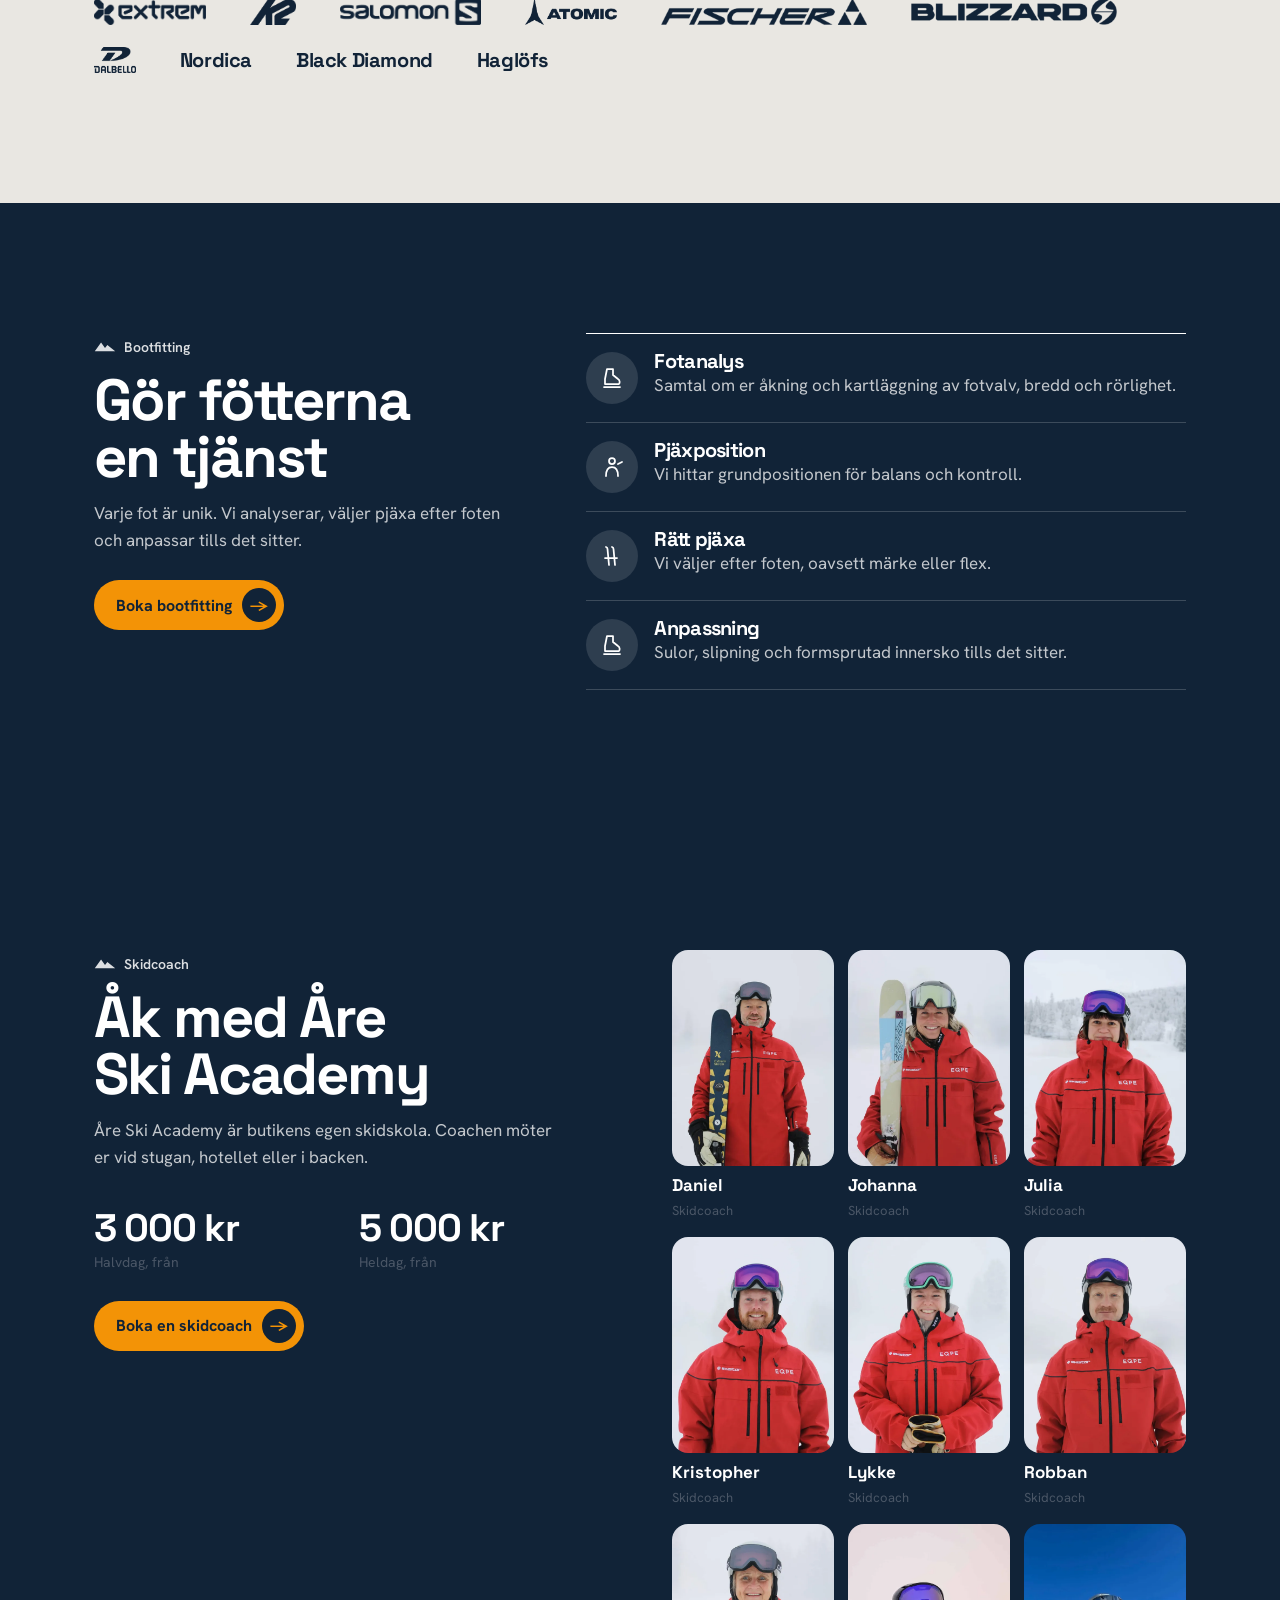
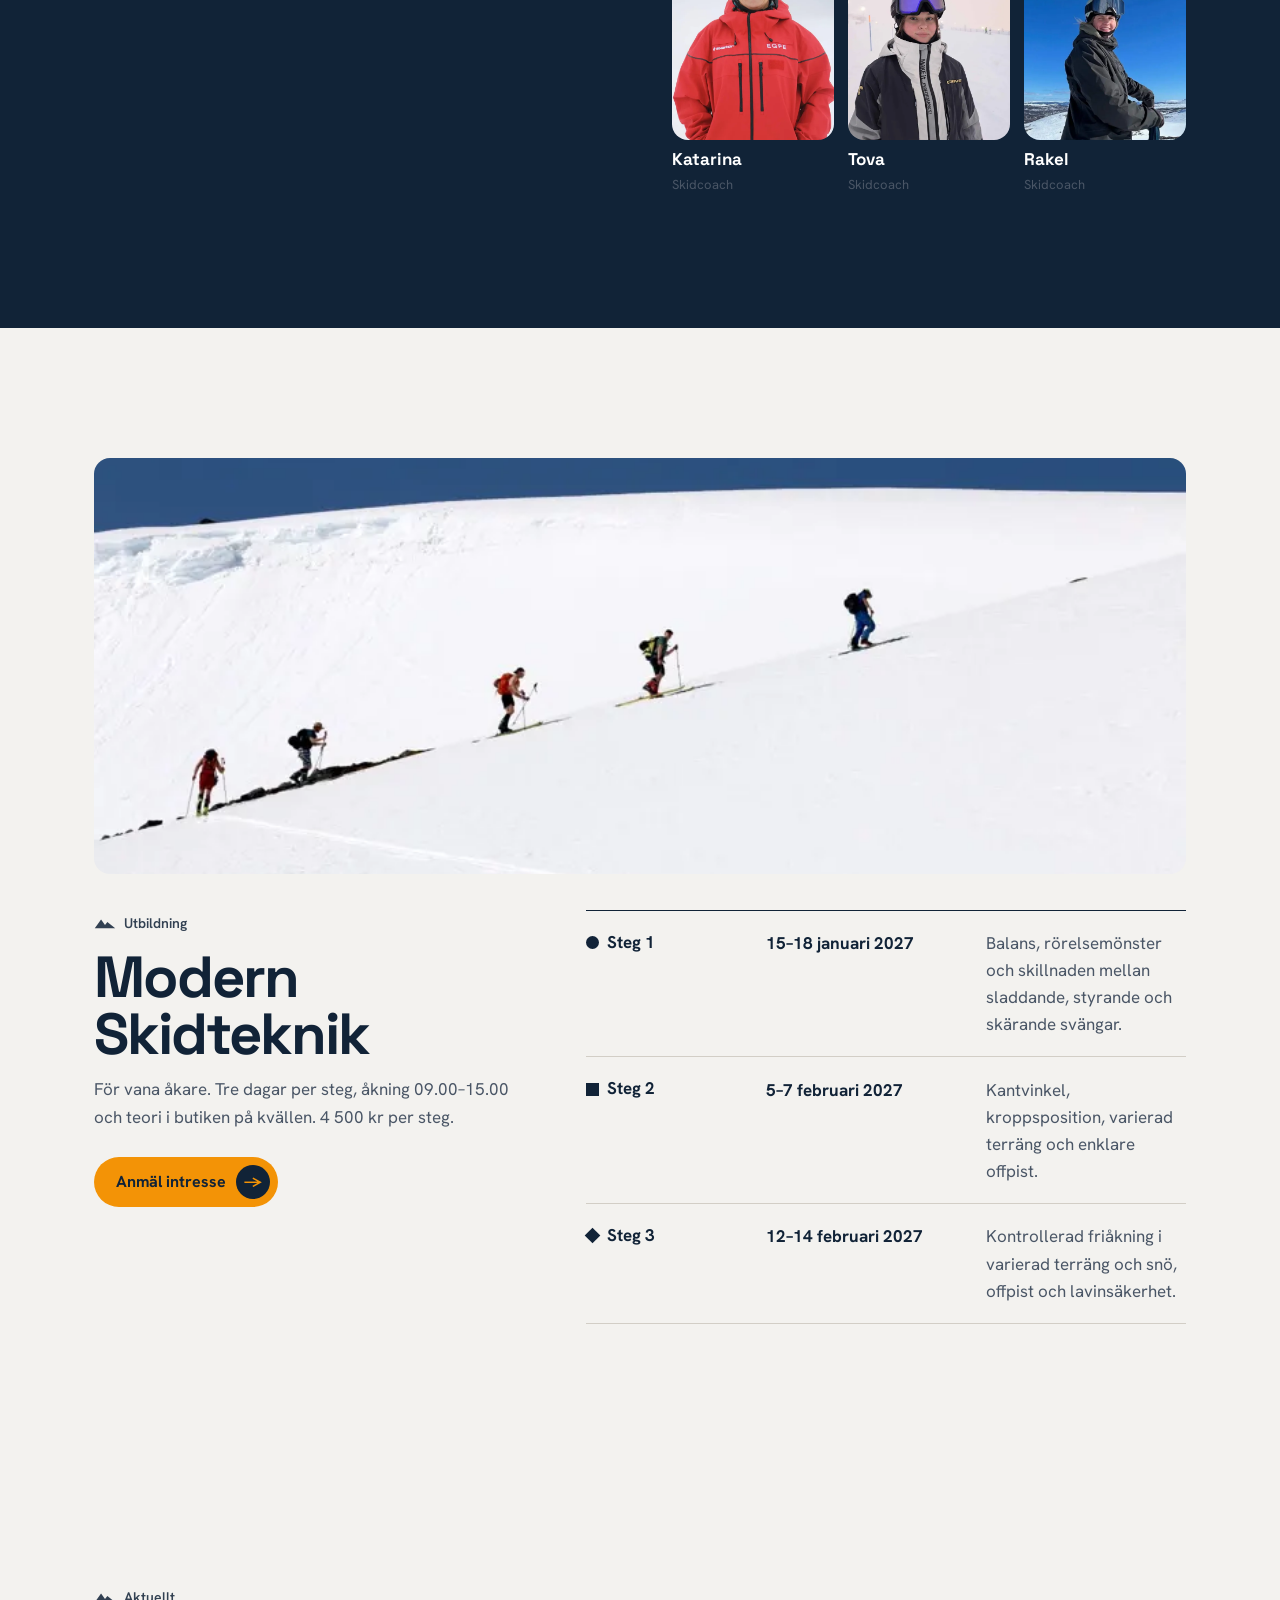
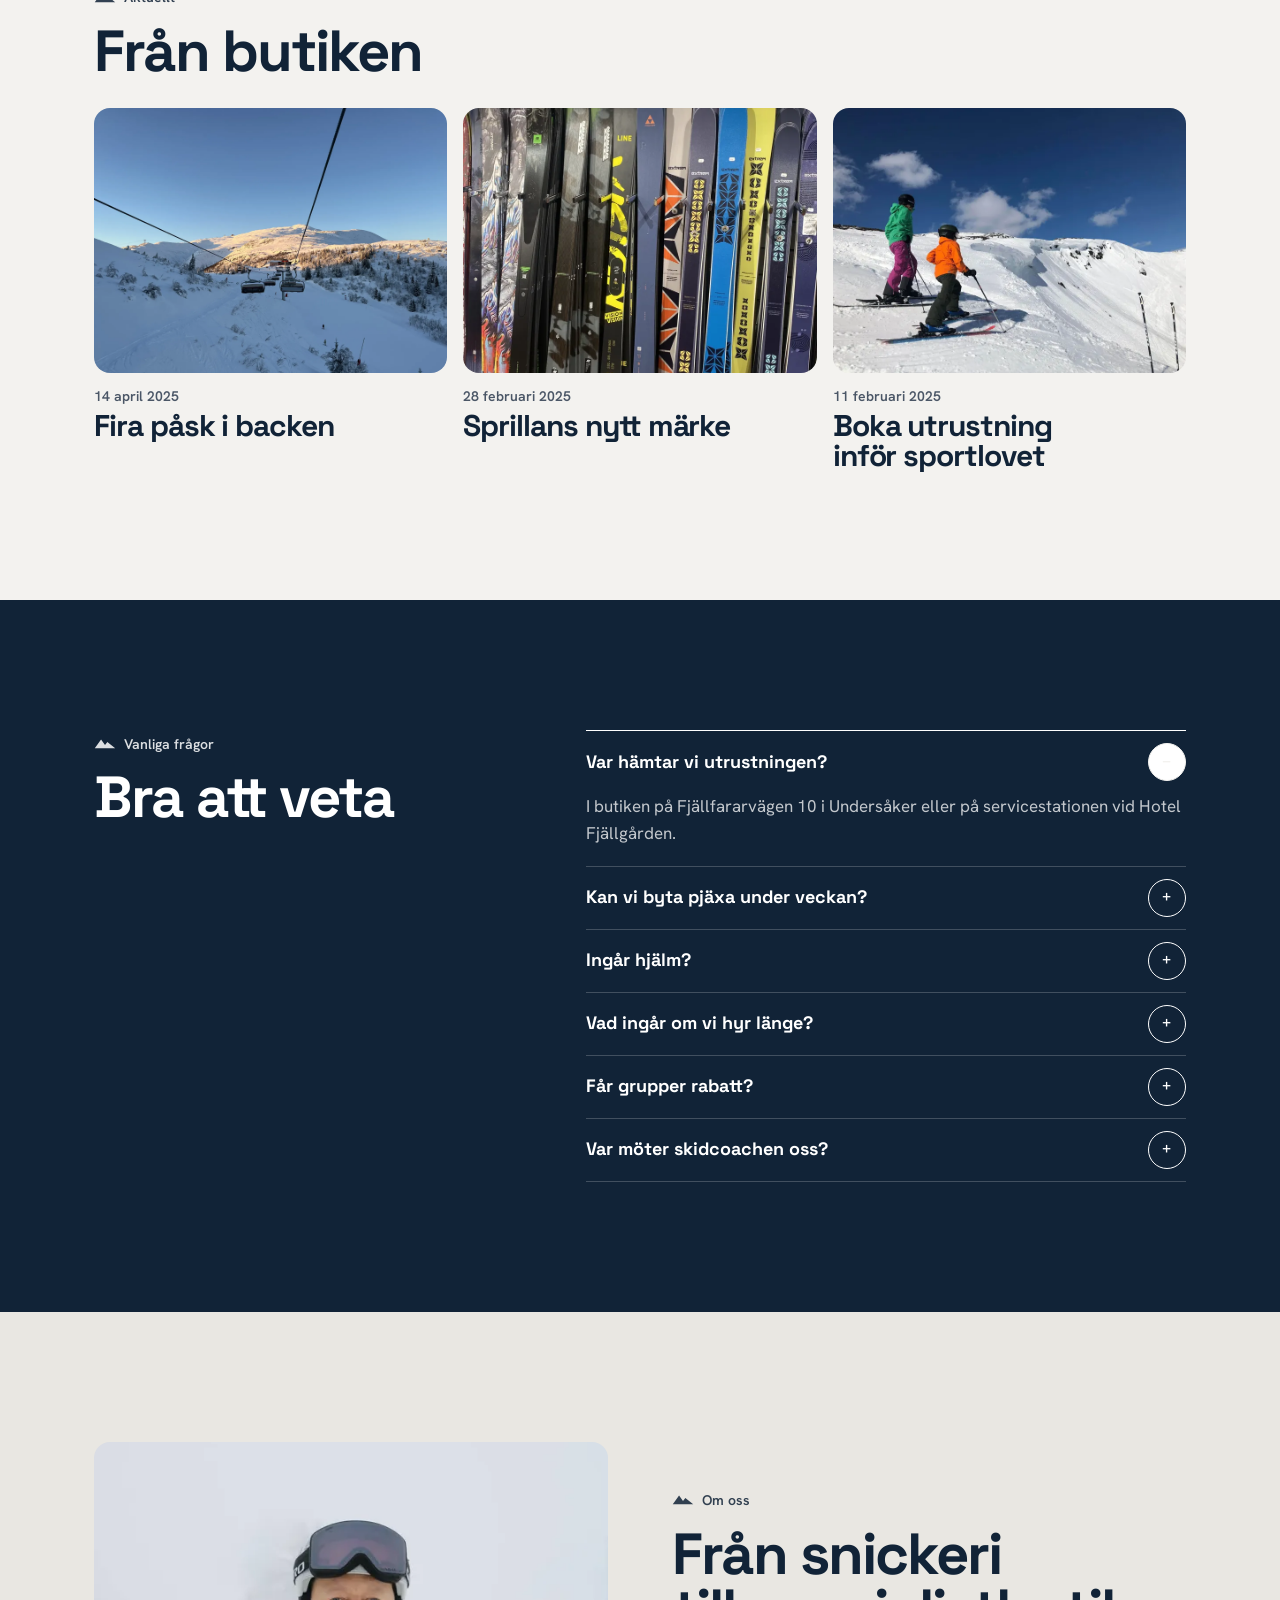
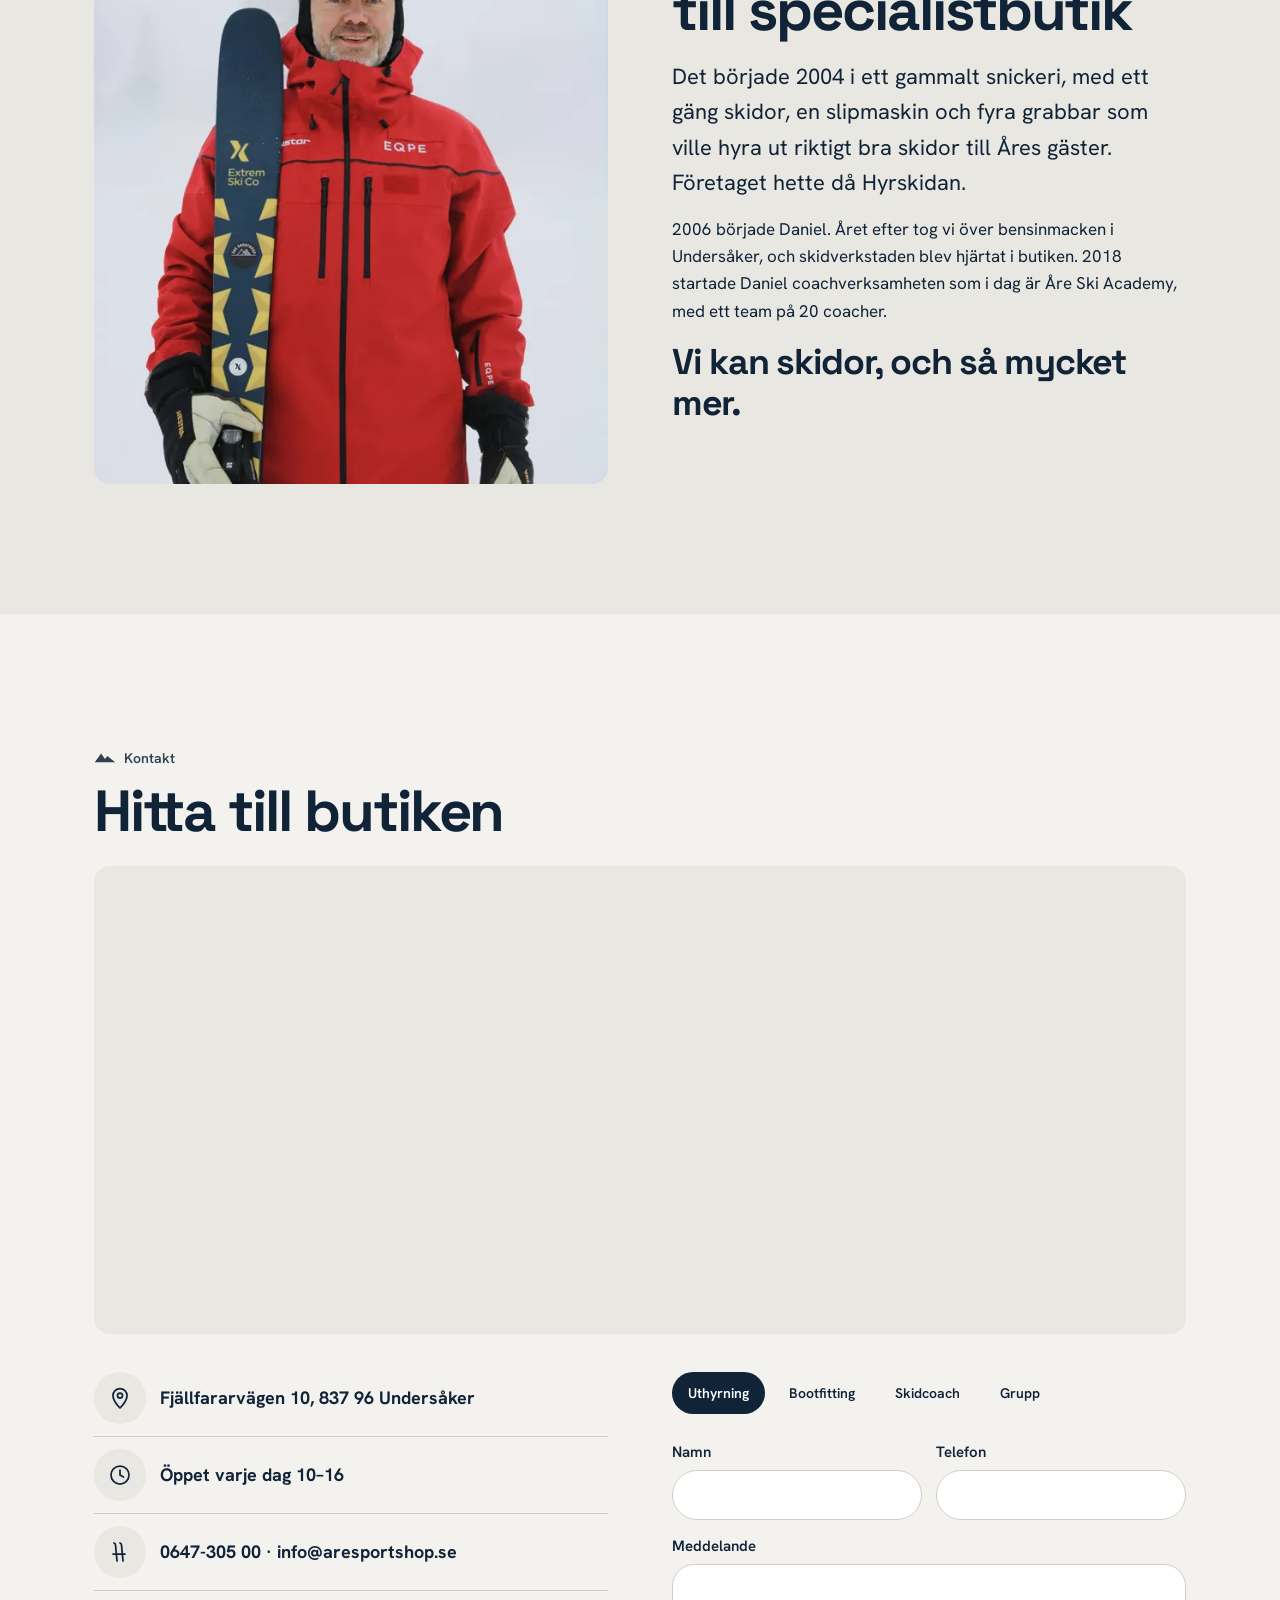
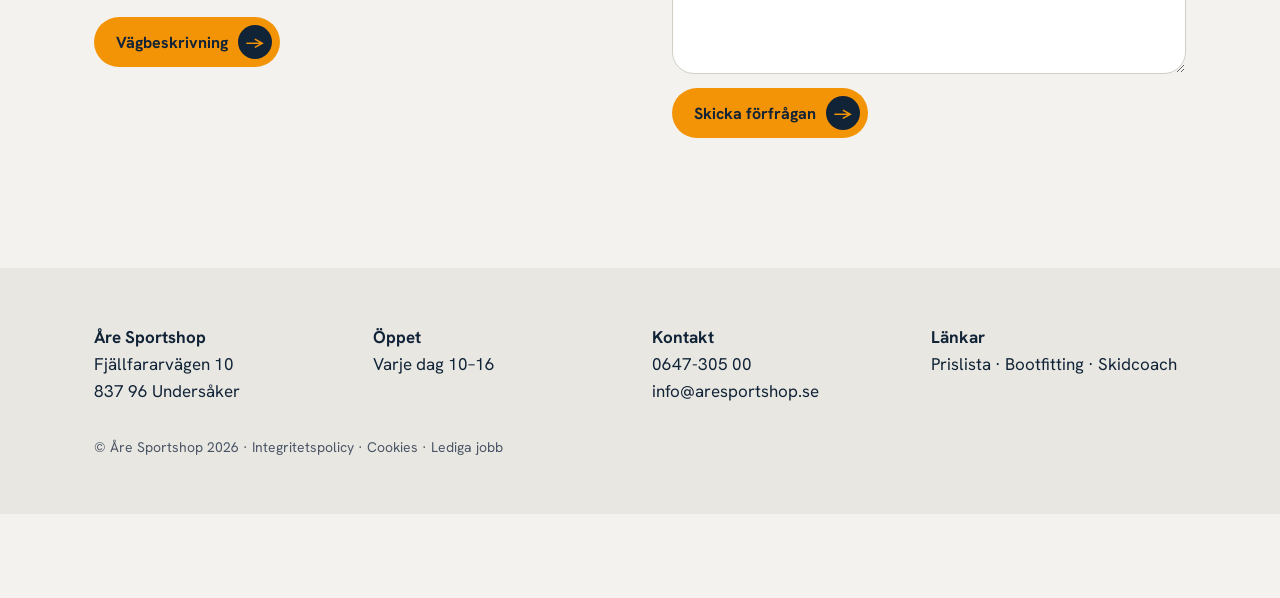
<file: designer/index.html>
<!doctype html>
<html lang="sv"><head><meta charset="utf-8"><meta name="viewport" content="width=device-width, initial-scale=1">
<title>Åre Sportshop – designförslag</title><meta name="robots" content="noindex">
<link rel="preconnect" href="https://fonts.googleapis.com"><link rel="preconnect" href="https://fonts.gstatic.com" crossorigin>
<link href="https://fonts.googleapis.com/css2?family=Space+Grotesk:wght@500;700&family=Hanken+Grotesk:wght@400;600;700&display=swap" rel="stylesheet">
<style>
*{box-sizing:border-box}html,body{margin:0}body{background:#F3F2EF;font-family:"Hanken Grotesk",system-ui,sans-serif;padding-bottom:84px}
.dock{position:fixed;left:0;right:0;bottom:0;z-index:100;background:#112337;color:#fff;display:flex;gap:8px;align-items:center;padding:10px max(12px,env(safe-area-inset-left)) calc(10px + env(safe-area-inset-bottom)) max(12px,env(safe-area-inset-right));box-shadow:0 -10px 30px rgba(0,0,0,.2)}
.dock button,.dock input{min-height:44px;border-radius:99px;border:0;font:700 14px "Hanken Grotesk",system-ui,sans-serif}
.dock .nav{min-width:44px;background:#F39306;color:#112337;cursor:pointer}
.chips{display:flex;gap:6px;overflow-x:auto;flex:1;scrollbar-width:none;padding:2px}
.chips button{flex:none;padding:0 14px;background:rgba(255,255,255,.12);color:#fff;cursor:pointer}
.chips button[aria-current=true]{background:#fff;color:#112337}
.dock input{width:96px;padding:0 14px;background:#fff;color:#112337}
.info{position:fixed;left:12px;top:12px;z-index:100;background:rgba(17,35,55,.85);color:#fff;border-radius:14px;padding:8px 12px;font-size:12px;max-width:min(560px,calc(100% - 24px));line-height:1.35;pointer-events:none}
.info b{font:700 14px "Space Grotesk",system-ui,sans-serif;display:block}
button:focus-visible,input:focus-visible{outline:3px solid #F39306;outline-offset:2px}
/* ============ Genererad design ============ */
.d{--bg:#F3F2EF;--bg2:#E9E7E2;--fg:#112337;--mute:#4A5666;--line:#D2CEC6;--acc:#F39306;--r:24px;--rb:99px;--hf:"Space Grotesk";--hw:700;--ls:-.035em;--bf:"Hanken Grotesk";--gap:110px;
  container-type:inline-size;background:var(--bg);color:var(--fg);font:400 17px/1.6 var(--bf),system-ui,sans-serif;color-scheme:light}
.d *{margin:0;box-sizing:border-box}
.d img{display:block;width:100%;height:100%;object-fit:cover}
.d .in{max-width:1180px;margin:0 auto;padding:0 clamp(16px,4cqi,44px)}
.d .h{font-family:var(--hf),system-ui,sans-serif;font-weight:var(--hw);letter-spacing:var(--ls);line-height:.98;text-wrap:balance}
.d .hx{font-size:clamp(44px,7.6cqi,104px)}.d .hl{font-size:clamp(32px,4.6cqi,58px)}.d .hm{font-size:clamp(22px,2.4cqi,30px)}
.d .lab{display:inline-flex;align-items:center;gap:8px;font:600 14px var(--bf),system-ui,sans-serif;opacity:.85}
.d .lab svg{width:22px;height:11px}
.d .btn{display:inline-flex;align-items:center;gap:10px;min-height:50px;padding:0 22px;border-radius:var(--rb);background:var(--acc);color:#112337;font:700 16px var(--bf),system-ui,sans-serif;text-decoration:none;border:0;white-space:nowrap}
.d .btn i{width:34px;height:34px;margin-right:-14px;border-radius:var(--rb);background:#112337;color:var(--acc);display:grid;place-items:center;font-style:normal}
.d .btn.b1{padding-right:22px}.d .btn.b1 i{display:none}
.d .btn.b2{background:transparent;color:inherit;border:2px solid currentColor}
.d .btn.b3{border-radius:var(--rb);box-shadow:0 6px 0 #112337}
.d .ghost{display:inline-flex;align-items:center;min-height:50px;padding:0 22px;border-radius:var(--rb);border:1.5px solid currentColor;font-weight:700;color:inherit;text-decoration:none}
.d .acts{display:flex;flex-wrap:wrap;gap:12px;margin-top:26px}
.d .med{border-radius:var(--r);overflow:hidden;position:relative;background:var(--bg2)}
.d .cr{position:absolute;right:10px;bottom:8px;font-size:11px;color:#fff;opacity:.8;z-index:3}
.d .nav{display:flex;align-items:center;gap:22px;padding:16px clamp(16px,4cqi,44px);font-weight:600;font-size:15px}
.d .nav img{width:112px;height:auto}
.d .nav .lk{display:flex;gap:20px;margin-left:auto}.d .nav .lk b{border-bottom:2px solid var(--acc)}
.d .nav .mn{margin-left:auto;display:none;border:1.5px solid currentColor;border-radius:var(--rb);padding:8px 16px}
@container (max-width:860px){.d .nav .lk,.d .nav .btn{display:none}.d .nav .mn{display:block}}
.d .ic{width:24px;height:24px;fill:none;stroke:currentColor;stroke-width:1.75;stroke-linecap:round;stroke-linejoin:round;flex:none}
.d .chip{width:52px;height:52px;border-radius:var(--rb);background:var(--bg2);color:var(--fg);display:grid;place-items:center;flex:none}
.d .dark .chip{background:rgba(255,255,255,.12);color:#fff}
.d .dark{background:#112337;color:#fff}
.d .sec{padding:var(--gap) 0}
.d .split{display:grid;grid-template-columns:5fr 7fr;gap:clamp(24px,5cqi,72px);align-items:start}
@container (max-width:820px){.d .split{grid-template-columns:1fr}}
/* hero layouts */
.d .hero{position:relative}
.d .H0{min-height:var(--hh,100svh);color:#fff;display:flex;flex-direction:column;background:#112337}
.d .H0>.bg{position:absolute;inset:0}.d .H0>.bg::after{content:"";position:absolute;inset:0;background:linear-gradient(180deg,rgba(17,35,55,.5),rgba(17,35,55,.05) 35%,rgba(17,35,55,.85))}
.d .H0 .nav,.d .H0 .tx{position:relative;z-index:2}
.d .H0 .tx{margin-top:auto;padding:0 clamp(16px,4cqi,44px) clamp(36px,5cqi,64px);max-width:1180px;width:100%;margin-left:auto;margin-right:auto}
.d .H0.right .tx>div{margin-left:auto;max-width:620px}
.d .H0.card .tx>div{background:var(--bg);color:var(--fg);border-radius:var(--r);padding:clamp(24px,3.6cqi,46px);max-width:600px}.d .H0.glass .tx>div{background:rgba(17,35,55,.45);backdrop-filter:blur(10px);border:1px solid rgba(255,255,255,.25);border-radius:var(--r);padding:clamp(24px,3.6cqi,46px);max-width:640px}.d .H0.band .tx{max-width:none;background:linear-gradient(transparent,rgba(17,35,55,.6))}.d .H0.band .tx>div{max-width:1180px;margin:0 auto}
.d .H0.center .tx{text-align:center}.d .H0.center .acts{justify-content:center}.d .H0.center .tx>div{margin:0 auto;max-width:860px}
.d .H1 .grid{display:grid;grid-template-columns:1fr 1.1fr;gap:clamp(20px,3cqi,40px);align-items:center;padding:clamp(20px,3cqi,40px) clamp(16px,4cqi,44px) clamp(36px,5cqi,64px);max-width:1260px;margin:0 auto}
.d .H1 .grid .med{aspect-ratio:4/5;max-height:600px}
@container (max-width:820px){.d .H1 .grid{grid-template-columns:1fr}.d .H1 .grid .med{aspect-ratio:4/3;order:-1}}
.d .H1.dk{background:#112337;color:#fff}
.d .H2 .frame{margin:0 clamp(10px,1.4cqi,18px);border-radius:calc(var(--r) + 4px);overflow:hidden;position:relative;min-height:clamp(500px,56cqi,720px);display:flex;align-items:flex-end;color:#fff}
.d .H2 .frame>img{position:absolute;inset:0}.d .H2 .frame::after{content:"";position:absolute;inset:0;background:linear-gradient(90deg,rgba(17,35,55,.85),rgba(17,35,55,.1) 65%)}
.d .H2 .frame .tx{position:relative;z-index:2;padding:clamp(22px,4cqi,52px);max-width:720px}
.d .H3 .tx{padding:clamp(40px,7cqi,90px) clamp(16px,4cqi,44px) clamp(24px,3cqi,36px);max-width:1180px;margin:0 auto}
.d .H3 .strip{height:clamp(240px,30cqi,380px);margin:0 clamp(16px,4cqi,44px)}
.d .H4 .bento{display:grid;grid-template-columns:2fr 1fr;grid-template-rows:1fr 1fr;gap:12px;padding:12px clamp(16px,4cqi,44px) 0;height:clamp(560px,58cqi,720px)}
.d .H4 .bento .big{grid-row:1/3;color:#fff;display:flex;align-items:flex-end}.d .H4 .bento .big>img{position:absolute;inset:0}.d .H4 .bento .big::after{content:"";position:absolute;inset:0;background:linear-gradient(transparent 30%,rgba(17,35,55,.85))}
.d .H4 .bento .big .tx{position:relative;z-index:2;padding:clamp(20px,3cqi,40px)}
@container (max-width:820px){.d .H4 .bento{grid-template-columns:1fr;grid-template-rows:auto;height:auto}.d .H4 .bento .big{min-height:440px;grid-row:auto}.d .H4 .bento .sm{height:200px}}
.d .H5 .side{position:relative;min-height:clamp(540px,60cqi,760px);display:flex;align-items:center;padding:clamp(16px,4cqi,44px)}
.d .H5 .side>img{position:absolute;inset:0}
.d .H5 .card{position:relative;z-index:2;background:var(--bg);color:var(--fg);border-radius:var(--r);padding:clamp(24px,3.6cqi,48px);max-width:560px}
/* doors */
.d .doors{padding:clamp(28px,4cqi,48px) 0 0}
.d .doors.ov{margin-top:clamp(-140px,-10cqi,-90px);position:relative;z-index:4}
.d .drow{display:grid;grid-template-columns:repeat(3,1fr);gap:14px}
@container (max-width:820px){.d .drow{grid-template-columns:1fr}}
.d .D0 .door{position:relative;min-height:clamp(260px,26cqi,360px);border-radius:var(--r);overflow:hidden;color:#fff;display:flex;align-items:flex-end;box-shadow:0 16px 36px rgba(17,35,55,.22)}
.d .D0 .door>img{position:absolute;inset:0}.d .D0 .door::after{content:"";position:absolute;inset:0;background:linear-gradient(transparent 35%,rgba(17,35,55,.88))}
.d .D0 .door .t{position:relative;z-index:2;padding:22px;width:100%}
.d .D1 .door{display:flex;gap:16px;align-items:center;padding:22px;border-radius:var(--r);background:var(--card,#fff);color:var(--fg);border:1px solid var(--line)}
.d .D2 .door{display:flex;justify-content:space-between;align-items:center;padding:22px 0;border-top:2px solid currentColor}
.d .D3 .door{border-radius:var(--r);overflow:hidden;background:#fff;color:var(--fg);border:1px solid var(--line)}.d .D3 .door .med{aspect-ratio:16/10;border-radius:0}.d .D3 .door .t{padding:18px 20px}
.d .D4 .drow{gap:0;border-radius:var(--r);overflow:hidden}.d .D4 .door{background:#112337;color:#fff;padding:26px;border-right:1px solid rgba(255,255,255,.15)}
.d .door small{display:block;font-weight:600;font-size:15px;opacity:.85;margin-top:4px}
.d .stat{display:grid;grid-template-columns:repeat(4,1fr);gap:16px;margin-top:clamp(28px,4cqi,48px);border-top:1px solid var(--line);padding-top:18px}
.d .stat b{display:block;font:var(--hw) clamp(26px,3cqi,40px)/1 var(--hf),system-ui,sans-serif;letter-spacing:var(--ls)}.d .stat span{font-size:14px;color:var(--mute)}
@container (max-width:820px){.d .stat{grid-template-columns:1fr 1fr}}
/* services */
.d .S0 li{display:grid;grid-template-columns:auto 1fr auto;gap:18px;align-items:center;padding:20px 0;border-bottom:1px solid var(--line)}.d .S0 ul{list-style:none;padding:0;border-top:1px solid var(--fg)}
.d .S1{display:grid;grid-template-columns:repeat(4,1fr);gap:14px}.d .S1 .c .med{aspect-ratio:4/5}.d .S1 .c h3{margin-top:12px}
@container (max-width:820px){.d .S1{grid-template-columns:1fr 1fr}}
.d .S2{display:grid;grid-template-columns:repeat(2,1fr);gap:14px}.d .S2 .c{display:flex;gap:16px;align-items:flex-start;padding:24px;border-radius:var(--r);background:#fff;border:1px solid var(--line)}
@container (max-width:600px){.d .S2{grid-template-columns:1fr}}
.d .S3{display:grid;grid-template-columns:1.3fr 1fr;gap:14px}.d .S3 .big{min-height:380px;color:#fff;display:flex;align-items:flex-end}.d .S3 .big>img{position:absolute;inset:0}.d .S3 .big::after{content:"";position:absolute;inset:0;background:linear-gradient(transparent 40%,rgba(17,35,55,.85))}.d .S3 .big .t{position:relative;z-index:2;padding:24px}.d .S3 .rest>div{display:flex;gap:14px;align-items:center;padding:18px 0;border-bottom:1px solid var(--line)}
@container (max-width:820px){.d .S3{grid-template-columns:1fr}}
.d .S4{display:grid;grid-template-columns:repeat(4,1fr);gap:0;border-radius:var(--r);overflow:hidden}.d .S4 .c{padding:28px;background:#112337;color:#fff;border-right:1px solid rgba(255,255,255,.15);display:grid;gap:12px}
@container (max-width:820px){.d .S4{grid-template-columns:1fr 1fr}}
.d .muted{color:var(--mute)}.d .dark .muted{color:rgba(255,255,255,.75)}
/* rent strip */
.d .rent .box{background:#fff;color:#112337;border-radius:var(--r);padding:24px}
.d .pills{display:flex;flex-wrap:wrap;gap:8px;margin:12px 0}
.d .pill{min-height:42px;display:inline-flex;align-items:center;padding:0 16px;border-radius:var(--rb);background:#F3F2EF;font-weight:600;font-size:14px}.d .pill.on{background:#112337;color:#fff}
.d .price{font:var(--hw) clamp(40px,5cqi,58px)/1 var(--hf),system-ui,sans-serif;letter-spacing:var(--ls);border-top:1px solid var(--line);padding-top:14px;margin-top:10px}
.d .foot{background:#112337;color:rgba(255,255,255,.8);padding:48px 0;font-size:15px}
.d .foot .cols{display:grid;grid-template-columns:repeat(4,1fr);gap:24px}.d .foot b{color:#fff;display:block;margin-bottom:8px}
@container (max-width:820px){.d .foot .cols{grid-template-columns:1fr 1fr}}

.d .two{display:grid;grid-template-columns:1fr 1fr;gap:clamp(24px,5cqi,64px);align-items:center}
@container (max-width:820px){.d .two{grid-template-columns:1fr}}
.d .logos{display:flex;flex-wrap:wrap;gap:22px 44px;align-items:center;margin-top:34px;padding-top:26px;border-top:1px solid var(--line)}
.d .logos img{height:26px;width:auto;object-fit:contain}.d .logos span{font:700 20px var(--hf),system-ui,sans-serif;letter-spacing:-.02em}
.d .steps{list-style:none;padding:0;display:grid;gap:0;border-top:1px solid var(--fg)}
.d .steps li{display:flex;gap:16px;align-items:flex-start;padding:18px 0;border-bottom:1px solid var(--line)}
.d .dark .steps{border-color:#fff}.d .dark .steps li{border-color:rgba(255,255,255,.18)}
.d .sgrid{display:grid;grid-template-columns:repeat(3,1fr);gap:14px}.d .sgrid>div{background:var(--bg2);border-radius:var(--r);padding:22px;display:grid;gap:10px}
@container (max-width:820px){.d .sgrid{grid-template-columns:1fr}}
.d .crow{display:flex;gap:14px;overflow-x:auto;padding-bottom:8px;scrollbar-width:none}.d .crow figure{flex:0 0 clamp(140px,15cqi,180px)}
.d .cgrid{display:grid;grid-template-columns:repeat(6,1fr);gap:14px}@container (max-width:900px){.d .cgrid{grid-template-columns:repeat(3,1fr)}}
.d .crow .med,.d .cgrid .med{aspect-ratio:3/4}.d figure{margin:0}.d figcaption b{display:block;font:700 17px var(--hf),system-ui,sans-serif;margin-top:8px}.d figcaption span{font-size:13px;color:var(--mute)}
.d .piste{display:inline-flex;align-items:center;gap:8px;font-weight:700}.d .piste i{width:13px;height:13px;background:currentColor;display:inline-block}.d .piste i.c{border-radius:50%}.d .piste i.dd{transform:rotate(45deg) scale(.85)}
.d .erow{display:grid;grid-template-columns:160px 200px 1fr;gap:8px 20px;padding:18px 0;border-bottom:1px solid var(--line);align-items:baseline}
@container (max-width:820px){.d .erow{grid-template-columns:1fr}}
.d .tabs{display:flex;gap:8px;flex-wrap:wrap;margin-bottom:18px}
.d .news{display:grid;grid-template-columns:repeat(3,1fr);gap:16px}.d .news.big{grid-template-columns:1.4fr 1fr}.d .news.big .side{display:grid;gap:16px}
@container (max-width:820px){.d .news,.d .news.big{grid-template-columns:1fr}}
.d .news .med{aspect-ratio:4/3}.d .news time{display:block;font-size:14px;font-weight:600;color:var(--mute);margin-top:12px}
.d details{border-bottom:1px solid var(--line)}.d details:first-of-type{border-top:1px solid var(--fg)}
.d summary{display:flex;justify-content:space-between;gap:14px;align-items:center;min-height:62px;cursor:pointer;font:700 18px/1.25 var(--hf),system-ui,sans-serif;list-style:none}
.d summary::-webkit-details-marker{display:none}.d summary::after{content:"+";width:36px;height:36px;flex:none;border-radius:99px;border:1.5px solid currentColor;display:grid;place-items:center;font-weight:400}
.d details[open] summary::after{content:"−";background:var(--fg);color:var(--bg)}.d details p{padding:0 0 18px;color:var(--mute);max-width:62ch}
.d .fq2{display:grid;grid-template-columns:1fr 1fr;gap:0 40px}@container (max-width:820px){.d .fq2{grid-template-columns:1fr}}
.d .prose p{margin-bottom:16px;max-width:62ch}.d .prose p:first-child{font-size:clamp(19px,2cqi,22px)}
.d .quote{font:var(--hw) clamp(24px,2.8cqi,36px)/1.15 var(--hf),system-ui,sans-serif;letter-spacing:var(--ls)}
.d .map{border-radius:var(--r);overflow:hidden;aspect-ratio:4/3;background:var(--bg2)}.d .map iframe{width:100%;height:100%;border:0;display:block}
.d .hours{list-style:none;padding:0}.d .hours li{display:flex;justify-content:space-between;padding:8px 16px;border-radius:99px}.d .hours li.today{background:#112337;color:#fff;font-weight:700}
.d .cl{display:flex;gap:14px;align-items:center;padding:12px 0;border-bottom:1px solid var(--line);font-weight:700;font-size:18px}
.d .form{display:grid;grid-template-columns:1fr 1fr;gap:14px}.d .form .full{grid-column:1/-1}
.d .form label{display:grid;gap:6px;font-weight:600;font-size:15px}.d .form input,.d .form textarea{min-height:50px;border-radius:99px;border:1.5px solid var(--line);background:#fff;padding:12px 18px;font:400 16px var(--bf),system-ui,sans-serif}.d .form textarea{border-radius:22px;min-height:110px}
@container (max-width:600px){.d .form{grid-template-columns:1fr}}
.d .foot2{background:var(--bg2);color:var(--fg);padding:56px 0}
.d .foot .big{font:var(--hw) clamp(28px,3.6cqi,46px)/1.05 var(--hf),system-ui,sans-serif;color:#fff;letter-spacing:var(--ls)}
.d .foot a,.d .foot2 a{color:inherit}

.d .hero .nav{padding-top:max(16px,env(safe-area-inset-top))}
.d .sgrid.four{grid-template-columns:repeat(4,1fr)}@container (max-width:900px){.d .sgrid.four{grid-template-columns:1fr 1fr}}@container (max-width:520px){.d .sgrid.four{grid-template-columns:1fr}}
.d .cgrid[style]{grid-template-columns:repeat(3,1fr)}@container (max-width:520px){.d .cgrid,.d .cgrid[style]{grid-template-columns:repeat(2,1fr)}}
.d .form.nl{grid-template-columns:1fr auto}@container (max-width:420px){.d .form.nl{grid-template-columns:1fr}}
.d .f2{display:grid;grid-template-columns:repeat(4,1fr);gap:24px}@container (max-width:820px){.d .f2{grid-template-columns:1fr 1fr}}
</style></head><body>
<div id="view"></div>
<div class="info" id="info"></div>
<div class="dock"><button class="nav" id="prev" aria-label="Föregående">←</button><div class="chips" id="chips"></div><button class="nav" id="next" aria-label="Nästa">→</button><input id="nr" inputmode="numeric" placeholder="1–1000" aria-label="Visa design nummer"></div>
<script>
const IMG={"logo": "../img/logo-vit.png", "logod": "../img/logo-svart.png", "kabin": "img/kabin.webp", "skutan": "img/skutan.webp", "dal": "../img/topptur-1600.webp", "forest": "../img/hero-1600.webp", "lift": "../img/lift-1600.webp", "skidor": "../img/skidor-800.webp", "coach": "../img/carving-800.webp", "boot": "../img/boot1-800.webp", "pjaxor": "../img/pjaxor-800.webp", "extrem": "../img/extrem-800.webp", "topptur": "../img/topptur-800.webp", "grupp": "../img/grupp-800.webp", "l_extrem": "../img/logos/extrem.png", "l_k2": "../img/logos/k2.png", "l_salomon": "../img/logos/salomon.png", "l_atomic": "../img/logos/atomic.png", "l_fischer": "../img/logos/fischer.png", "l_blizzard": "../img/logos/blizzard.png", "l_dalbello": "../img/logos/dalbello.png", "p_daniel": "img/p-daniel.webp", "p_johanna": "img/p-johanna.webp", "p_julia": "img/p-julia.webp", "p_kristopher": "img/p-kristopher.webp", "p_lykke": "img/p-lykke.webp", "p_robban": "img/p-robban.webp", "p_katarina": "img/p-katarina.webp", "p_tova": "img/p-tova.webp", "p_rakel": "img/p-rakel.webp", "p_sofia": "img/p-sofia.webp", "p_dennis": "img/p-dennis.webp"};
const GMAP="https://www.google.com/maps?q=Fj%C3%A4llfararv%C3%A4gen%2010%2C%20837%2096%20Unders%C3%A5ker&z=14&output=embed";
const FAV=[1, 2, 3, 4, 5, 8, 9, 15, 16, 17, 19, 22, 23, 24];


const PEAK='<svg viewBox="0 0 28 14" aria-hidden="true"><path d="M1 13 L9 2 L14 9 L17 5 L27 13 Z" fill="currentColor"/></svg>';
const IC={skidor:'<path d="M6 3 C6 3 7.5 3.5 7.5 5 L9 21"/><path d="M12 3 C12 3 13.5 3.5 13.5 5 L15 21"/><path d="M5 14 H17"/>',butik:'<path d="M3 9 L5 4 H19 L21 9"/><path d="M4 9 V20 H20 V9 M3 9 H21"/><path d="M10 20 V14 H14 V20"/>',pjaxa:'<path d="M7 3 H13 L13 9 L18 13 C20 14 20 17 19 18 L5 18 L5 13 Z"/><path d="M4 21 H20"/>',coach:'<circle cx="12" cy="6" r="3"/><path d="M6 21 C6 15 8.5 12 12 12 C15.5 12 18 15 18 21"/><path d="M18 9 L22 7"/>',pil:'<path d="M4 12 H20 M14 6 L20 12 L14 18"/>',lift:'<path d="M2 5 L22 2"/><path d="M12 3.5 V8"/><rect x="6" y="8" width="12" height="9" rx="2.5"/>',klocka:'<circle cx="12" cy="12" r="9"/><path d="M12 7 V12 L15.5 14"/>',pin:'<path d="M12 22 C12 22 19 15 19 9.5 A7 7 0 0 0 5 9.5 C5 15 12 22 12 22 Z"/><circle cx="12" cy="9.5" r="2.5"/>',familj:'<circle cx="8" cy="7" r="2.5"/><circle cx="17" cy="9" r="2"/><path d="M3.5 20 C3.5 14.5 5.5 12 8 12 C10.5 12 12.5 14.5 12.5 20 M13.5 20 C13.5 16 15 14 17 14 C19 14 20.5 16 20.5 20"/>'};
const ic=n=>`<svg class="ic" viewBox="0 0 24 24" aria-hidden="true">${IC[n]}</svg>`;
const chip=n=>`<span class="chip">${ic(n)}</span>`;

const HERO=[['Helskärm, text vänster','H0',''],['Helskärm, text höger','H0','right'],['Helskärm, centrerad','H0','center'],['Helskärm med ljust kort','H0','card'],['Helskärm med glaspanel','H0','glass'],['Helskärm, text nere i band','H0','band']];
const HIMG=[['kabin','Kabinbanan','Foto: kallerna, CC BY-SA 4.0'],['skutan','Åreskutan','Foto: Guntars Mednis, CC BY-SA 3.0'],['dal','Topptur',''],['forest','Åreskutans backe',''],['lift','Stollift','']];
const DOORS=[['Fotokort över heron','D0',1],['Fotokort under heron','D0',0],['Ikonkort över heron','D1',1],['Ikonkort','D1',0],['Linjer med pil','D2',0],['Bildkort med text under','D3',0],['Marint band','D4',0]];
const FONT=[['Space Grotesk','Space Grotesk',700,'-.035em','Hanken Grotesk']];
const PAL=[['Varm ljusgrå','#F3F2EF','#E9E7E2','#D2CEC6'],['Vit','#FFFFFF','#F1F2F3','#DADDE1'],['Sand','#EEE8DE','#E3DACB','#CFC5B3'],['Is','#EEF2F5','#E1E8ED','#CCD5DC'],['Kalkvit','#F7F6F2','#ECEAE3','#D9D5CB']];
const RAD=[['Kort 16 px','16px','99px'],['Kort 24 px','24px','99px'],['Kort 34 px','34px','99px']];
const BTN=[['Piller med pil','']];
const SVC=[['Lista med ikoner','S0'],['Bildkort','S1'],['Ikonrutor','S2'],['Stor och lista','S3'],['Marina kolumner','S4']];
const GAP=[['Luftig','130px'],['Normal','100px'],['Tät','72px']];

// 1000 unique combos, deterministic
function rng(s){return()=>{s|=0;s=s+0x6D2B79F5|0;let t=Math.imul(s^s>>>15,1|s);t=t+Math.imul(t^t>>>7,61|t)^t;return((t^t>>>14)>>>0)/4294967296}}
const R=rng(2026),seen=new Set(),DES=[];
while(DES.length<1000){const p={h:Math.floor(R()*HERO.length),i:Math.floor(R()*HIMG.length),d:Math.floor(R()*DOORS.length),f:Math.floor(R()*FONT.length),p:Math.floor(R()*PAL.length),r:Math.floor(R()*RAD.length),b:Math.floor(R()*BTN.length),s:Math.floor(R()*SVC.length),g:Math.floor(R()*GAP.length)};
 const k=Object.values(p).join('.');if(seen.has(k))continue;seen.add(k);p.n=DES.length+1;DES.push(p)}
const code=p=>'D'+String(p.n).padStart(4,'0');
const desc=p=>[HERO[p.h][0],HIMG[p.i][1],DOORS[p.d][0],PAL[p.p][0],RAD[p.r][0],SVC[p.s][0],GAP[p.g][0]].join(' · ');

function render(p){
 const [hn,hc,hm]=HERO[p.h],[ik,ialt,icr]=HIMG[p.i],[,dc,dov]=DOORS[p.d],f=FONT[p.f],pl=PAL[p.p],rd=RAD[p.r],bc=BTN[p.b][1],sc=SVC[p.s][1];
 const st=`--bg:${pl[1]};--bg2:${pl[2]};--line:${pl[3]};--r:${rd[1]};--rb:${rd[2]};--hf:'${f[1]}';--hw:${f[2]};--ls:${f[3]};--bf:'${f[4]}';--gap:${GAP[p.g][1]}`;
 const btn=t=>`<a class="btn ${bc}">${t}<i>→</i></a>`;
 const darkHero=['H0','H2'].includes(hc)||(hc==='H1'&&hm==='dk');
 const nav=w=>`<div class="nav"><img src="${w?IMG.logo:IMG.logod}" alt="Åre Sportshop"><div class="lk"><b>Hyr</b><span>Butik</span><span>Bootfitting</span><span>Skidcoach</span><span>Kontakt</span></div>${btn('Se priser')}<span class="mn">Meny</span></div>`;
 const cred=icr?`<span class="cr">${icr}</span>`:'';
 const tx=`<span class="lab">${PEAK}Undersåker · Åredalen · sedan 2004</span><h1 class="h hx" style="margin:14px 0 0">Kom närmare toppen</h1><p style="margin-top:16px;font-size:clamp(17px,1.8cqi,21px);max-width:42ch;opacity:.92">Hyr, köp och få pjäxor som sitter. Specialistbutiken för skidåkning i Åredalen.</p><div class="acts">${btn('Räkna ut hyran')}<a class="ghost">Se butiken</a></div>`;
 const im=`<img src="${IMG[ik]}" alt="${ialt}">`;
 let hero;
 hero=`<section class="hero H0 ${hm}"><div class="bg">${im}</div>${nav(1)}<div class="tx"><div>${tx}</div></div>${cred}</section>`;
 const D=[['Hyra','Från 100 kr/dag','lift','skidor'],['Köpa','Skidor, pjäxor och kläder','skidor','butik'],['Coach','Från 3 000 kr','coach','coach']];
 let drs='';
 if(dc==='D0')drs=D.map(x=>`<a class="door"><img src="${IMG[x[2]]}" alt=""><div class="t"><div class="h hl">${x[0]}</div><small>${x[1]}</small></div></a>`).join('');
 if(dc==='D1')drs=D.map(x=>`<a class="door" style="background:#fff">${chip(x[3])}<div><div class="h hm">${x[0]}</div><small>${x[1]}</small></div></a>`).join('');
 if(dc==='D2')drs=D.map(x=>`<a class="door"><div><div class="h hl">${x[0]}</div><small>${x[1]}</small></div>${ic('pil')}</a>`).join('');
 if(dc==='D3')drs=D.map(x=>`<a class="door"><div class="med"><img src="${IMG[x[2]]}" alt=""></div><div class="t"><div class="h hm">${x[0]}</div><small class="muted">${x[1]}</small></div></a>`).join('');
 if(dc==='D4')drs=D.map(x=>`<a class="door"><span class="chip" style="background:rgba(255,255,255,.12);color:#fff;margin-bottom:14px">${ic(x[3])}</span><div class="h hm">${x[0]}</div><small>${x[1]}</small></a>`).join('');
 const doors=`<div class="doors ${dc} ${dov?'ov':''}"><div class="in"><div class="drow">${drs}</div><div class="stat"><div><b>2004</b><span>Grundat</span></div><div><b>20</b><span>Skidcoacher</span></div><div><b>10–16</b><span>Öppet varje dag</span></div><div><b>2</b><span>Hämtställen</span></div></div></div></div>`;
 const SV=[['Hyr','Skidor, snowboard, tur och längd.','skidor','lift'],['Butik','Skidor, pjäxor och kläder.','butik','skidor'],['Bootfitting','Fotanalys och formsprutad innersko.','pjaxa','boot'],['Skidcoach','Halv- och heldagar med Åre Ski Academy.','coach','coach']];
 let svc='';
 if(sc==='S0')svc=`<ul>${SV.map(x=>`<li>${chip(x[2])}<div><div class="h hm">${x[0]}</div><span class="muted">${x[1]}</span></div>${ic('pil')}</li>`).join('')}</ul>`;
 if(sc==='S1')svc=SV.map(x=>`<div class="c"><div class="med"><img src="${IMG[x[3]]}" alt=""></div><h3 class="h hm">${x[0]}</h3><p class="muted">${x[1]}</p></div>`).join('');
 if(sc==='S2')svc=SV.map(x=>`<div class="c">${chip(x[2])}<div><h3 class="h hm">${x[0]}</h3><p class="muted">${x[1]}</p></div></div>`).join('');
 if(sc==='S3')svc=`<div class="med big"><img src="${IMG.lift}" alt=""><div class="t"><div class="h hl">Hyr</div><p>${SV[0][1]}</p></div></div><div class="rest">${SV.slice(1).map(x=>`<div>${chip(x[2])}<div><div class="h hm">${x[0]}</div><span class="muted">${x[1]}</span></div></div>`).join('')}</div>`;
 if(sc==='S4')svc=SV.map(x=>`<div class="c"><span class="chip">${ic(x[2])}</span><div class="h hm">${x[0]}</div><p class="muted">${x[1]}</p></div>`).join('');
 const services=`<section class="sec"><div class="in">${sc==='S0'?`<div class="split"><div><span class="lab">${PEAK}Det här gör vi</span><h2 class="h hl" style="margin-top:12px">Allt för en dag på fjället</h2></div><div class="S0">${svc}</div></div>`:`<span class="lab">${PEAK}Det här gör vi</span><h2 class="h hl" style="margin:12px 0 30px">Allt för en dag på fjället</h2><div class="${sc}">${svc}</div>`}</div></section>`;
 const rent=`<section class="sec dark rent"><div class="in split"><div><span class="lab">${PEAK}Uthyrning</span><h2 class="h hl" style="margin-top:12px">Hyr för en dag eller hela säsongen</h2><p class="muted" style="margin-top:14px;max-width:40ch">Hämta i Undersåker eller vid Hotel Fjällgården. För 0–17 år ingår hjälm.</p></div><div class="box"><b>Räkna ut hyran</b><div class="pills"><span class="pill on">Alpinpaket</span><span class="pill">Snowboard</span><span class="pill">Turskidor</span><span class="pill">Längd</span></div><div class="pills"><span class="pill">Junior</span><span class="pill on">Senior standard</span><span class="pill">Senior röd</span></div><div class="price">820 kr</div><p class="muted" style="color:#4A5666;font-size:14px;margin-top:6px">3 dagar · skidor, pjäxor och stavar</p></div></div></section>`;
 const RS=rng(p.n*7919+13),pk=n=>Math.floor(RS()*n);
 const v={shop:pk(3),bf:pk(3),co:pk(3),ed:pk(3),nw:pk(3),fq:pk(3),om:pk(2),ko:pk(3),ft:pk(3)};
 const lab=t=>`<span class="lab">${PEAK}${t}</span>`;
 const head=(l,t,extra='')=>`<div>${lab(l)}<h2 class="h hl" style="margin-top:12px">${t}</h2>${extra}</div>`;
 const alt=['','sec2'];
 const LOG=['extrem','k2','salomon','atomic','fischer','blizzard','dalbello'];
 const logos=`<div class="logos">${LOG.map(l=>`<img src="${IMG['l_'+l]}" alt="${l}">`).join('')}<span>Nordica</span><span>Black Diamond</span><span>Haglöfs</span></div>`;
 const shopTxt=`<p class="muted" style="margin-top:14px;max-width:44ch">Från pistskidor till puderskidor och turskidor. Pjäxor från Head, Tecnica, Lange, Salomon, Dalbello, Atomic, Fischer och Sidas.</p><div class="acts">${btn('Boka köp av pjäxor')}</div>`;
 let shop;
 if(v.shop===0)shop=`<section class="sec"><div class="in"><div class="two"><div class="med" style="aspect-ratio:4/5">${`<img src="${IMG.extrem}" alt="Skidor från Extrem i butiken">`}</div>${head('Butiken','Rätt prylar för fjället',shopTxt)}</div>${logos}</div></section>`;
 else if(v.shop===1)shop=`<section class="sec" style="background:var(--bg2)"><div class="in">${head('Butiken','Rätt prylar för fjället')}<div class="S1" style="grid-template-columns:repeat(3,1fr);margin-top:28px">${[['Skidor','skidor'],['Pjäxor','pjaxor'],['Kläder och utrustning','extrem']].map(x=>`<div class="c"><div class="med" style="aspect-ratio:3/4"><img src="${IMG[x[1]]}" alt="${x[0]}"></div><h3 class="h hm">${x[0]}</h3></div>`).join('')}</div>${logos}</div></section>`;
 else shop=`<section class="sec"><div class="in"><div class="split">${head('Butiken','Rätt prylar för fjället',shopTxt)}<div class="S0"><ul>${[['skidor','Skidor','Pist, allmountain, freeride och tur.'],['pjaxa','Pjäxor','Provas med fotanalys och bootfitting.'],['butik','Kläder och utrustning','Goggles, hjälmar och lager.']].map(x=>`<li>${chip(x[0])}<div><div class="h hm">${x[1]}</div><span class="muted">${x[2]}</span></div>${ic('pil')}</li>`).join('')}</ul></div></div>${logos}</div></section>`;
 const ST=[['Fotanalys','Samtal om er åkning och kartläggning av fotvalv, bredd och rörlighet.'],['Pjäxposition','Vi hittar grundpositionen för balans och kontroll.'],['Rätt pjäxa','Vi väljer efter foten, oavsett märke eller flex.'],['Anpassning','Sulor, slipning och formsprutad innersko tills det sitter.']];
 const stl=`<ol class="steps">${ST.map((x,i)=>`<li>${chip(['pjaxa','coach','skidor','pjaxa'][i])}<div><div class="h hm" style="font-size:20px">${x[0]}</div><span class="muted">${x[1]}</span></div></li>`).join('')}</ol>`;
 let bf;
 if(v.bf===0)bf=`<section class="sec" style="background:var(--bg2)"><div class="in two"><div class="med" style="aspect-ratio:4/5"><img src="${IMG.boot}" alt="Innersko formsprutas i verkstaden"></div><div>${head('Bootfitting','Gör fötterna en tjänst')}<div style="margin-top:22px">${stl}</div><div class="acts">${btn('Boka bootfitting')}</div></div></div></section>`;
 else if(v.bf===1)bf=`<section class="sec dark"><div class="in split">${head('Bootfitting','Gör fötterna en tjänst',`<p class="muted" style="margin-top:14px">Varje fot är unik. Vi analyserar, väljer pjäxa efter foten och anpassar tills det sitter.</p><div class="acts">${btn('Boka bootfitting')}</div>`)}${stl}</div></section>`;
 else bf=`<section class="sec"><div class="in">${head('Bootfitting','Gör fötterna en tjänst')}<div class="sgrid four" style="margin-top:28px">${ST.map((x,i)=>`<div>${chip(['pjaxa','coach','skidor','pjaxa'][i])}<div class="h hm" style="font-size:20px">${x[0]}</div><span class="muted">${x[1]}</span></div>`).join('')}</div><div class="acts">${btn('Boka bootfitting')}</div></div></section>`;
 const CO=['Daniel','Johanna','Julia','Kristopher','Lykke','Robban','Katarina','Tova','Rakel','Sofia','Dennis'];
 const fig=n=>`<figure><div class="med"><img src="${IMG['p_'+n.toLowerCase()]}" alt="${n}, skidcoach" loading="lazy"></div><figcaption><b>${n}</b><span>Skidcoach</span></figcaption></figure>`;
 const coTxt=`<p class="muted" style="margin-top:14px;max-width:46ch">Åre Ski Academy är butikens egen skidskola. Coachen möter er vid stugan, hotellet eller i backen.</p><div class="stat" style="grid-template-columns:1fr 1fr;border:0;margin-top:20px"><div><b>3 000 kr</b><span>Halvdag, från</span></div><div><b>5 000 kr</b><span>Heldag, från</span></div></div><div class="acts">${btn('Boka en skidcoach')}</div>`;
 let co;
 if(v.co===0)co=`<section class="sec"><div class="in split">${head('Skidcoach','Åk med Åre Ski Academy')}<div>${coTxt}</div></div><div class="in" style="margin-top:36px"><div class="crow">${CO.map(fig).join('')}</div></div></section>`;
 else if(v.co===1)co=`<section class="sec" style="background:var(--bg2)"><div class="in">${head('Skidcoach','Åk med Åre Ski Academy',coTxt)}<div class="cgrid" style="margin-top:36px">${CO.map(fig).join('')}</div></div></section>`;
 else co=`<section class="sec dark"><div class="in two" style="align-items:start">${head('Skidcoach','Åk med Åre Ski Academy',coTxt)}<div class="cgrid" style="grid-template-columns:repeat(3,1fr)">${CO.slice(0,9).map(fig).join('')}</div></div></section>`;
 const ED=[['c','Steg 1','15–18 januari 2027','Balans, rörelsemönster och skillnaden mellan sladdande, styrande och skärande svängar.'],['','Steg 2','5–7 februari 2027','Kantvinkel, kroppsposition, varierad terräng och enklare offpist.'],['dd','Steg 3','12–14 februari 2027','Kontrollerad friåkning i varierad terräng och snö, offpist och lavinsäkerhet.']];
 const edTxt=`<p class="muted" style="margin-top:14px">För vana åkare. Tre dagar per steg, åkning 09.00–15.00 och teori i butiken på kvällen. 4 500 kr per steg.</p><div class="acts">${btn('Anmäl intresse')}</div>`;
 let ed;
 if(v.ed===0)ed=`<section class="sec"><div class="in split">${head('Utbildning','Modern Skidteknik',edTxt)}<div style="border-top:1px solid var(--fg)">${ED.map(x=>`<div class="erow"><span class="piste"><i class="${x[0]}"></i>${x[1]}</span><b>${x[2]}</b><span class="muted">${x[3]}</span></div>`).join('')}</div></div></section>`;
 else if(v.ed===1)ed=`<section class="sec" style="background:var(--bg2)"><div class="in">${head('Utbildning','Modern Skidteknik',edTxt)}<div class="sgrid" style="margin-top:28px">${ED.map(x=>`<div style="background:var(--bg)"><span class="piste"><i class="${x[0]}"></i>${x[1]}</span><b>${x[2]}</b><span class="muted">${x[3]}</span></div>`).join('')}</div></div></section>`;
 else ed=`<section class="sec"><div class="in"><div class="med" style="aspect-ratio:21/8;margin-bottom:36px"><img src="${IMG.topptur}" alt="Turåkare på väg mot toppen"></div><div class="split">${head('Utbildning','Modern Skidteknik',edTxt)}<div style="border-top:1px solid var(--fg)">${ED.map(x=>`<div class="erow"><span class="piste"><i class="${x[0]}"></i>${x[1]}</span><b>${x[2]}</b><span class="muted">${x[3]}</span></div>`).join('')}</div></div></div></section>`;
 const NW=[['14 april 2025','Fira påsk i backen','lift'],['28 februari 2025','Sprillans nytt märke','skidor'],['11 februari 2025','Boka utrustning inför sportlovet','grupp']];
 const nc=x=>`<a style="color:inherit;text-decoration:none"><div class="med"><img src="${IMG[x[2]]}" alt="" loading="lazy"></div><time>${x[0]}</time><h3 class="h hm" style="margin-top:4px">${x[1]}</h3></a>`;
 let nw;
 if(v.nw===0)nw=`<section class="sec"><div class="in">${head('Aktuellt','Från butiken')}<div class="news" style="margin-top:28px">${NW.map(nc).join('')}</div></div></section>`;
 else if(v.nw===1)nw=`<section class="sec"><div class="in">${head('Aktuellt','Från butiken')}<div class="news big" style="margin-top:28px">${nc(NW[0])}<div class="side">${nc(NW[1])}${nc(NW[2])}</div></div></div></section>`;
 else nw=`<section class="sec" style="background:var(--bg2)"><div class="in split">${head('Aktuellt','Från butiken')}<div class="S0"><ul>${NW.map(x=>`<li>${chip('klocka')}<div><span class="muted" style="font-size:14px">${x[0]}</span><div class="h hm">${x[1]}</div></div>${ic('pil')}</li>`).join('')}</ul></div></div></section>`;
 const FQ=[['Var hämtar vi utrustningen?','I butiken på Fjällfararvägen 10 i Undersåker eller på servicestationen vid Hotel Fjällgården.'],['Kan vi byta pjäxa under veckan?','Ja. Sitter pjäxan inte rätt byter ni under veckan.'],['Ingår hjälm?','För 0–17 år ingår hjälm i alpin- och snowboardpaketen.'],['Vad ingår om vi hyr länge?','Hyr ni längre än fyra dagar ingår extra slipning, vallning eller byte av skida.'],['Får grupper rabatt?','Ja, från fler än 10 personer om ni bokar minst fem dagar före ankomst.'],['Var möter skidcoachen oss?','Vid stugan, hotellet eller i backen, det ni föredrar.']];
 const det=(x,i)=>`<details${i===0?' open':''}><summary>${x[0]}</summary><p>${x[1]}</p></details>`;
 let fq;
 if(v.fq===0)fq=`<section class="sec" style="background:var(--bg2)"><div class="in split">${head('Vanliga frågor','Bra att veta','<p class="muted" style="margin-top:12px">Hittar ni inte svaret? Ring 0647-305 00.</p>')}<div>${FQ.map(det).join('')}</div></div></section>`;
 else if(v.fq===1)fq=`<section class="sec"><div class="in">${head('Vanliga frågor','Bra att veta')}<div class="fq2" style="margin-top:26px"><div>${FQ.slice(0,3).map(det).join('')}</div><div>${FQ.slice(3).map((x,i)=>det(x,1)).join('')}</div></div></div></section>`;
 else fq=`<section class="sec dark"><div class="in split">${head('Vanliga frågor','Bra att veta')}<div style="--fg:#fff;--mute:rgba(255,255,255,.75);--line:rgba(255,255,255,.2)">${FQ.map(det).join('')}</div></div></section>`;
 const OM=`<div class="prose"><p>Det började 2004 i ett gammalt snickeri, med ett gäng skidor, en slipmaskin och fyra grabbar som ville hyra ut riktigt bra skidor till Åres gäster. Företaget hette då Hyrskidan.</p><p>2006 började Daniel. Året efter tog vi över bensinmacken i Undersåker, och skidverkstaden blev hjärtat i butiken. 2018 startade Daniel coachverksamheten som i dag är Åre Ski Academy, med ett team på 20 coacher.</p><p class="quote">Vi kan skidor, och så mycket mer.</p></div>`;
 const om=v.om===0?`<section class="sec"><div class="in split">${head('Om oss','Från snickeri till specialistbutik')}${OM}</div></section>`:`<section class="sec" style="background:var(--bg2)"><div class="in two"><div class="med" style="aspect-ratio:4/5"><img src="${IMG.p_daniel}" alt="Daniel, Åre Ski Academy"></div><div>${head('Om oss','Från snickeri till specialistbutik')}<div style="margin-top:20px">${OM}</div></div></div></section>`;
 const DAYS=['Måndag','Tisdag','Onsdag','Torsdag','Fredag','Lördag','Söndag'],td=(new Date().getDay()+6)%7;
 const hrs=`<ul class="hours">${DAYS.map((d,i)=>`<li class="${i===td?'today':''}"><span>${d}</span><span>10–16</span></li>`).join('')}</ul>`;
 const mp=`<div class="map"><iframe src="${GMAP}" title="Karta: Åre Sportshop, Fjällfararvägen 10, Undersåker" loading="lazy" referrerpolicy="no-referrer-when-downgrade"></iframe></div>`;
 const cinfo=`<div class="cl">${chip('pin')}<span>Fjällfararvägen 10, 837 96 Undersåker</span></div><div class="cl">${chip('klocka')}<span>Öppet varje dag 10–16</span></div><div class="cl">${chip('skidor')}<span>0647-305 00 · info@aresportshop.se</span></div>`;
 const frm=`<form class="form" onsubmit="return false"><div class="pills full"><span class="pill on">Uthyrning</span><span class="pill">Bootfitting</span><span class="pill">Skidcoach</span><span class="pill">Grupp</span></div><label>Namn<input></label><label>Telefon<input></label><label class="full">Meddelande<textarea></textarea></label><div class="full">${btn('Skicka förfrågan')}</div></form>`;
 let ko;
 if(v.ko===0)ko=`<section class="sec"><div class="in two" style="align-items:start"><div>${head('Kontakt','Hitta till butiken')}<div style="margin:18px 0">${cinfo}</div>${mp}<div class="acts">${btn('Vägbeskrivning')}</div></div><div><h3 class="h hm" style="margin-bottom:16px">Skicka en förfrågan</h3>${frm}<h3 class="h hm" style="margin:28px 0 10px">Öppettider</h3>${hrs}</div></div></section>`;
 else if(v.ko===1)ko=`<section class="sec"><div class="in">${head('Kontakt','Hitta till butiken')}<div class="map" style="aspect-ratio:21/9;margin:26px 0">${mp.replace('<div class="map">','<div style="height:100%">')}</div><div class="two" style="align-items:start"><div>${cinfo}<div class="acts">${btn('Vägbeskrivning')}</div></div>${frm}</div></div></section>`;
 else ko=`<section class="sec dark"><div class="in two" style="align-items:start"><div>${head('Kontakt','Hitta till butiken')}<div style="margin-top:18px;--line:rgba(255,255,255,.2)">${cinfo}</div><div style="margin-top:22px">${hrs.replace('class="hours"','class="hours" style="--x:1"')}</div></div>${mp}</div></section>`;
 let foot;
 if(v.ft===0)foot=`<footer class="foot"><div class="in cols"><div><b>Åre Sportshop</b>Fjällfararvägen 10<br>837 96 Undersåker<br>Öppet varje dag 10–16</div><div><b>Hyr och köp</b>Prislista<br>Butiken<br>Grupper</div><div><b>Service</b>Bootfitting<br>Skidcoach<br>Modern Skidteknik</div><div><b>Kontakt</b>0647-305 00<br>info@aresportshop.se</div></div><div class="in" style="margin-top:36px;padding-top:18px;border-top:1px solid rgba(255,255,255,.15);font-size:14px">© Åre Sportshop 2026 · Integritetspolicy · Cookies · Lediga jobb</div></footer>`;
 else if(v.ft===1)foot=`<footer class="foot"><div class="in"><div class="two"><div><p style="margin-bottom:8px">Ring eller mejla oss</p><div class="big">0647-305 00</div><div class="big" style="font-size:clamp(20px,2.4cqi,28px);margin-top:6px">info@aresportshop.se</div></div><div><b>Nyhetsbrev</b><div class="form nl" style="margin-top:10px"><input placeholder="Er e-post" aria-label="E-post">${btn('Anmäl')}</div></div></div><div style="margin-top:40px;padding-top:18px;border-top:1px solid rgba(255,255,255,.15);font-size:14px">Fjällfararvägen 10, Undersåker · Öppet varje dag 10–16 · Integritetspolicy · Cookies · Lediga jobb</div></div></footer>`;
 else foot=`<footer class="foot2"><div class="in cols f2"><div><b>Åre Sportshop</b><br>Fjällfararvägen 10<br>837 96 Undersåker</div><div><b>Öppet</b><br>Varje dag 10–16</div><div><b>Kontakt</b><br>0647-305 00<br>info@aresportshop.se</div><div><b>Länkar</b><br>Prislista · Bootfitting · Skidcoach</div></div><div class="in" style="margin-top:30px;font-size:14px;color:var(--mute)">© Åre Sportshop 2026 · Integritetspolicy · Cookies · Lediga jobb</div></footer>`;
 return `<div class="d" style="${st}">${hero}${doors}${services}${rent}${shop}${bf}${co}${ed}${nw}${fq}${om}${ko}${foot}</div>`;

}


let cur=FAV[0];
function code2(n){return 'D'+String(n).padStart(4,'0')}
function show(n){cur=n;const p=DES[n-1];document.getElementById('view').innerHTML=render(p);
 document.getElementById('info').innerHTML='<b>'+code2(n)+'</b>'+desc(p);
 document.querySelectorAll('#chips button').forEach(b=>b.setAttribute('aria-current',+b.dataset.n===n));
 const a=document.querySelector('#chips [aria-current=true]');if(a)a.scrollIntoView({inline:'center',block:'nearest'});
 history.replaceState(null,'','#'+code2(n));scrollTo(0,0)}
document.getElementById('chips').innerHTML=FAV.map(n=>`<button data-n="${n}">${code2(n)}</button>`).join('');
document.querySelectorAll('#chips button').forEach(b=>b.onclick=()=>show(+b.dataset.n));
const step=d=>{const i=FAV.indexOf(cur);if(i<0){show(Math.min(1000,Math.max(1,cur+d)));return}show(FAV[(i+d+FAV.length)%FAV.length])};
document.getElementById('prev').onclick=()=>step(-1);document.getElementById('next').onclick=()=>step(1);
document.getElementById('nr').onchange=e=>{const n=parseInt(e.target.value.replace(/\D/g,''));if(n>=1&&n<=1000)show(n);e.target.value=''};
addEventListener('keydown',e=>{if(e.target.tagName==='INPUT')return;if(e.key==='ArrowRight')step(1);if(e.key==='ArrowLeft')step(-1)});
addEventListener('hashchange',()=>{const m=location.hash.match(/D?(\d{1,4})/);if(m&&+m[1]!==cur)show(+m[1])});
const h=location.hash.match(/D?(\d{1,4})/);show(h&&+h[1]>=1&&+h[1]<=1000?+h[1]:FAV[0]);
</script></body></html>
</file>
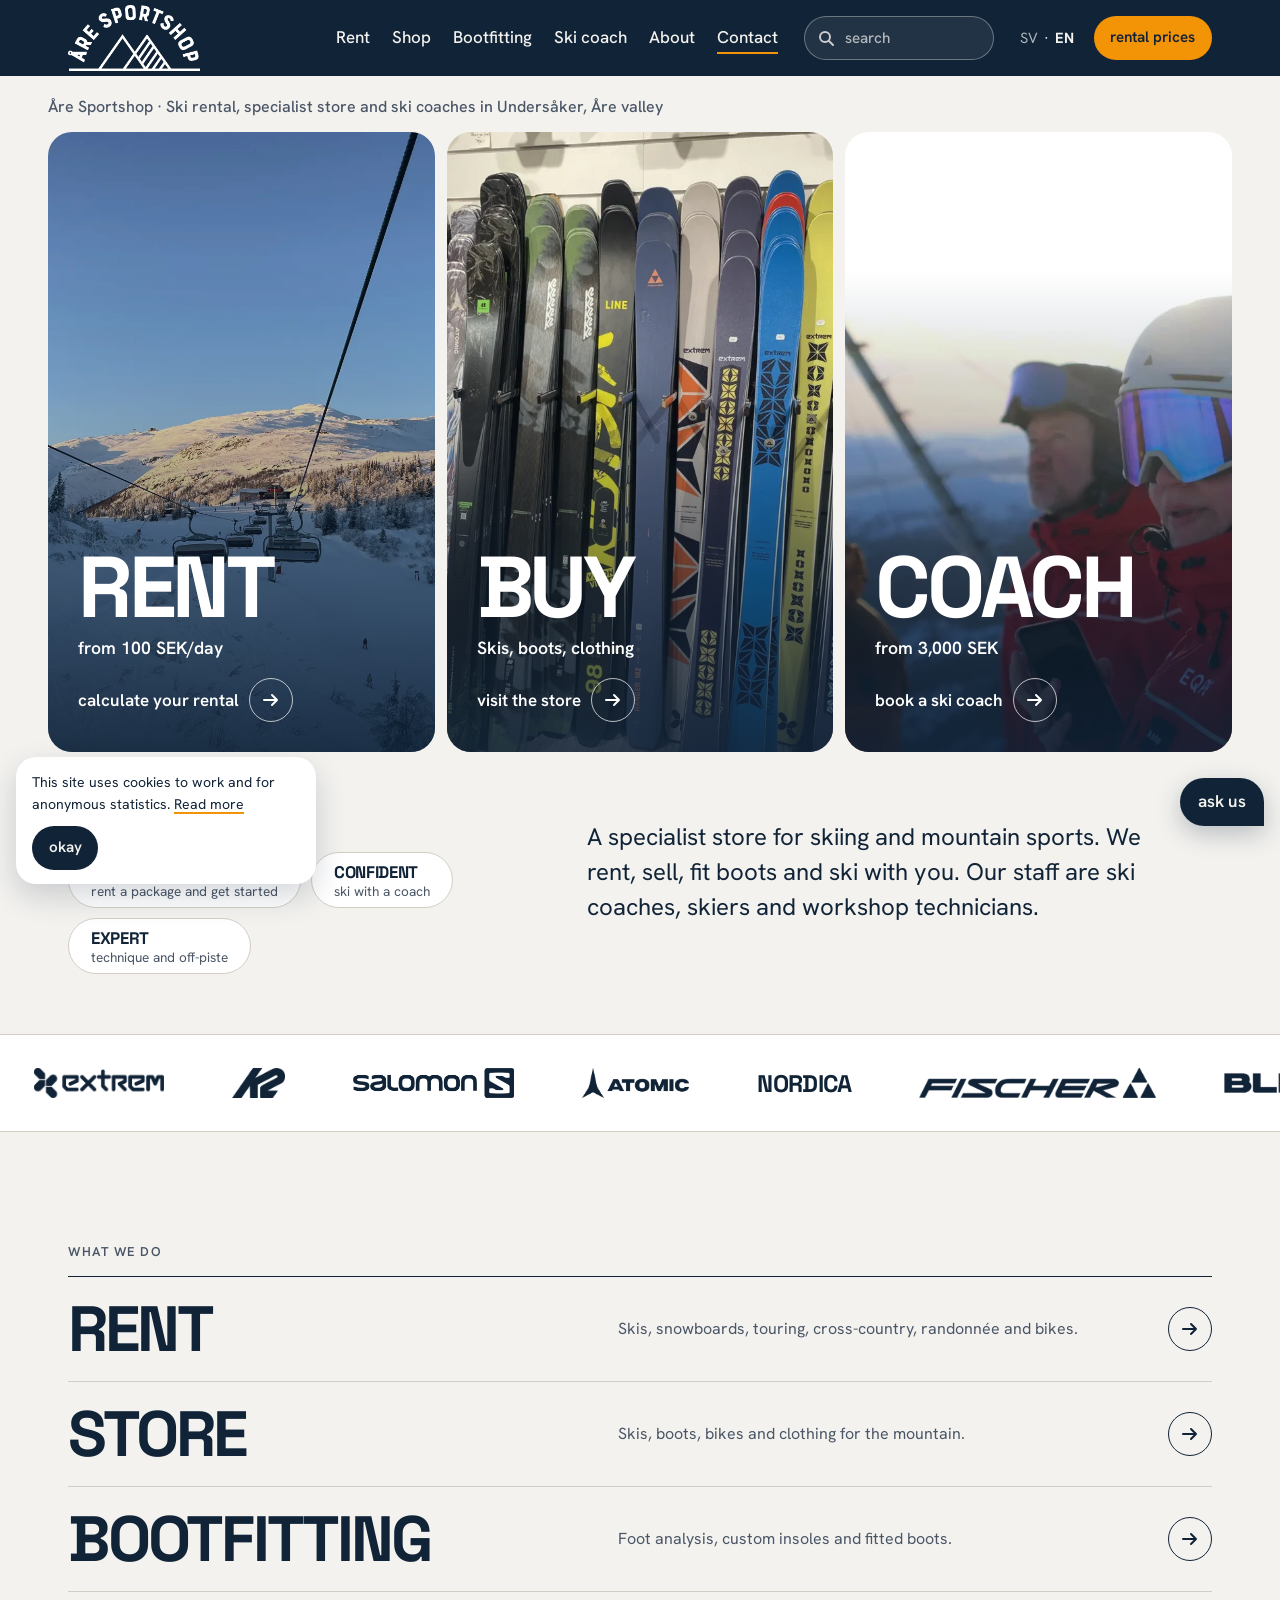
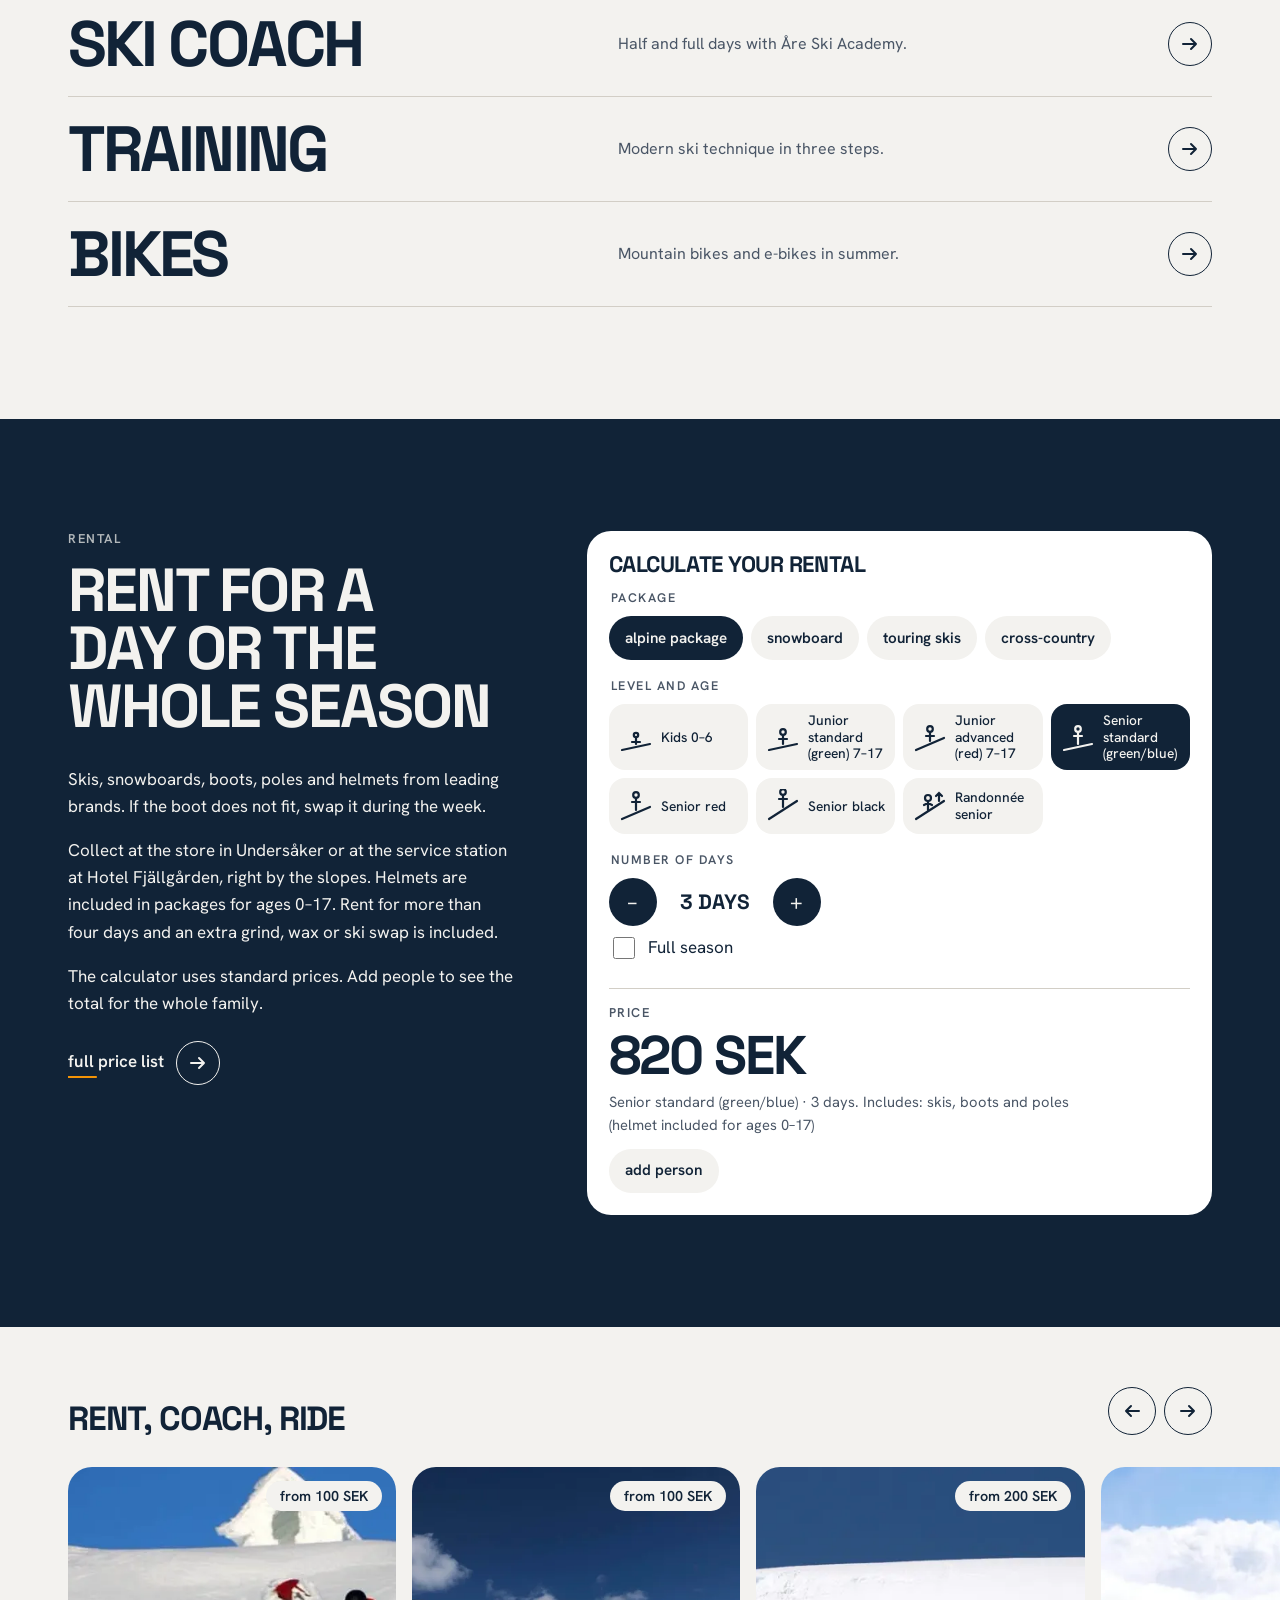
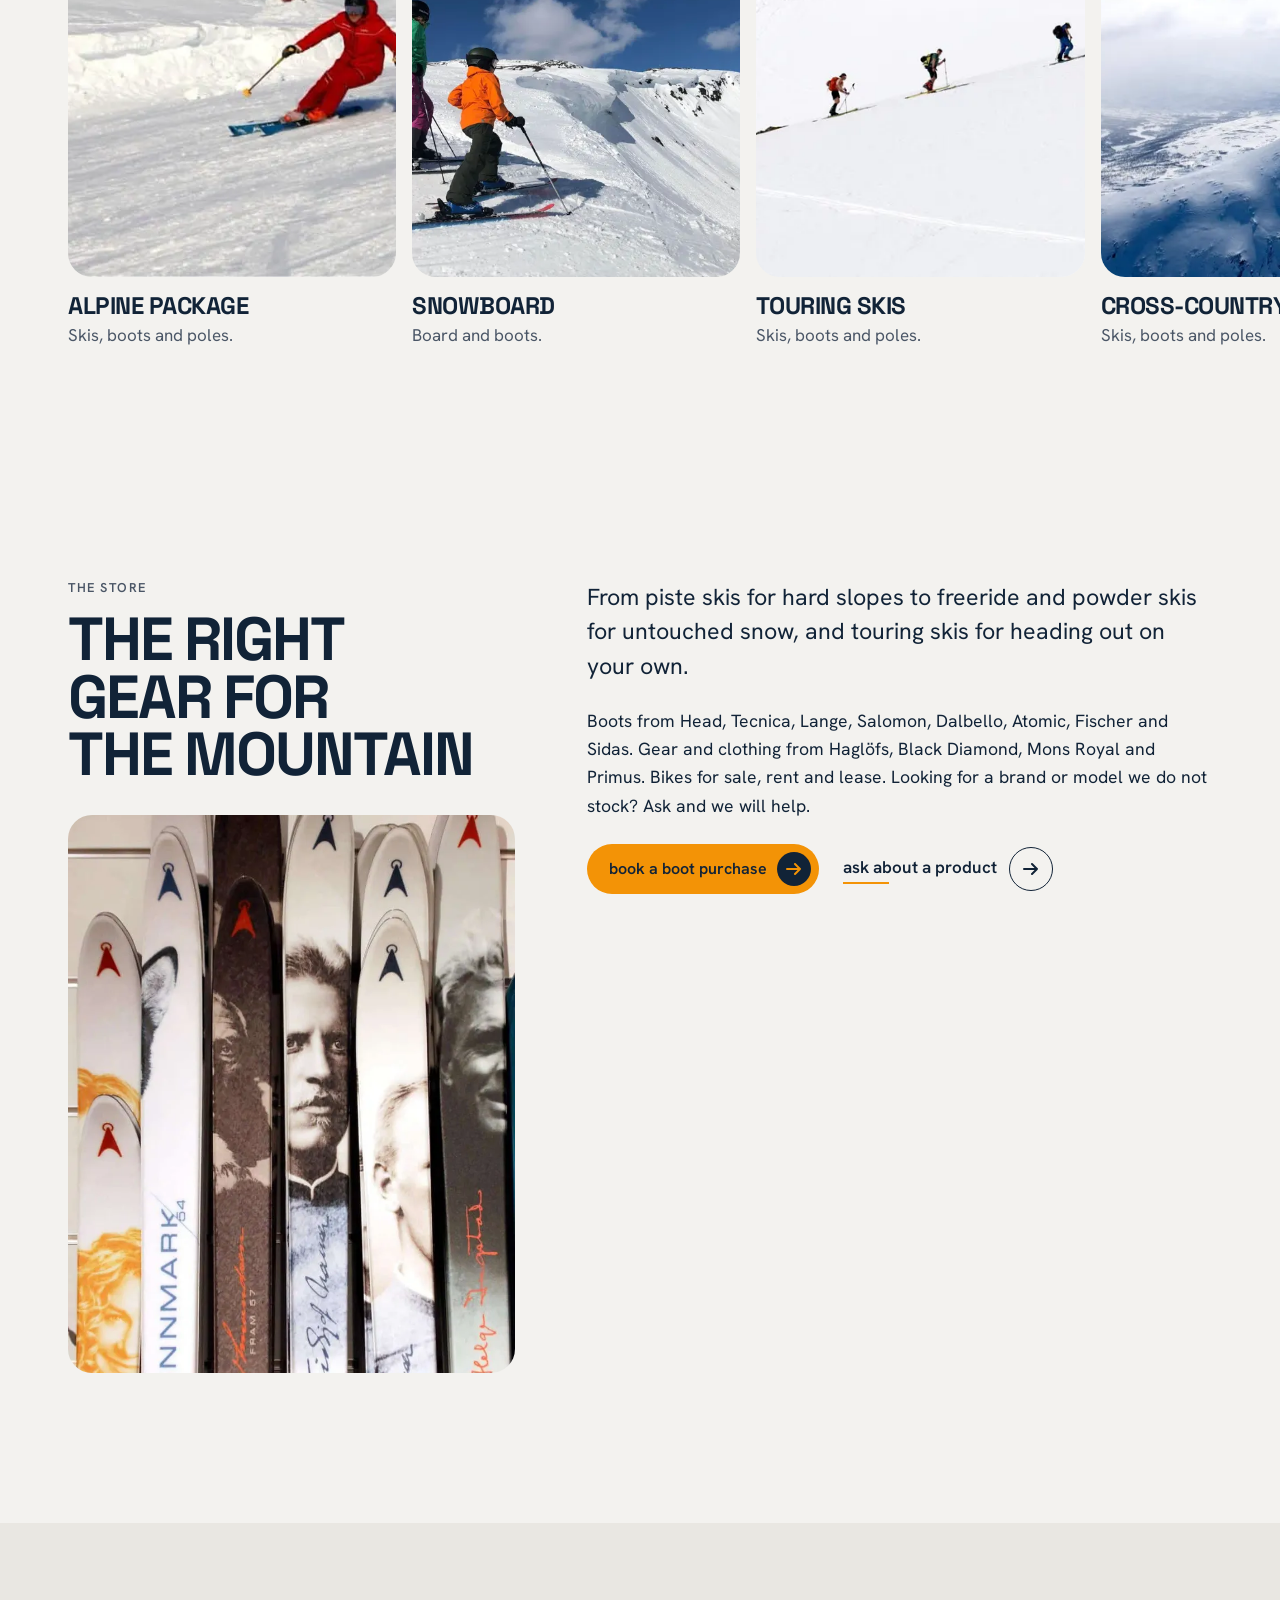
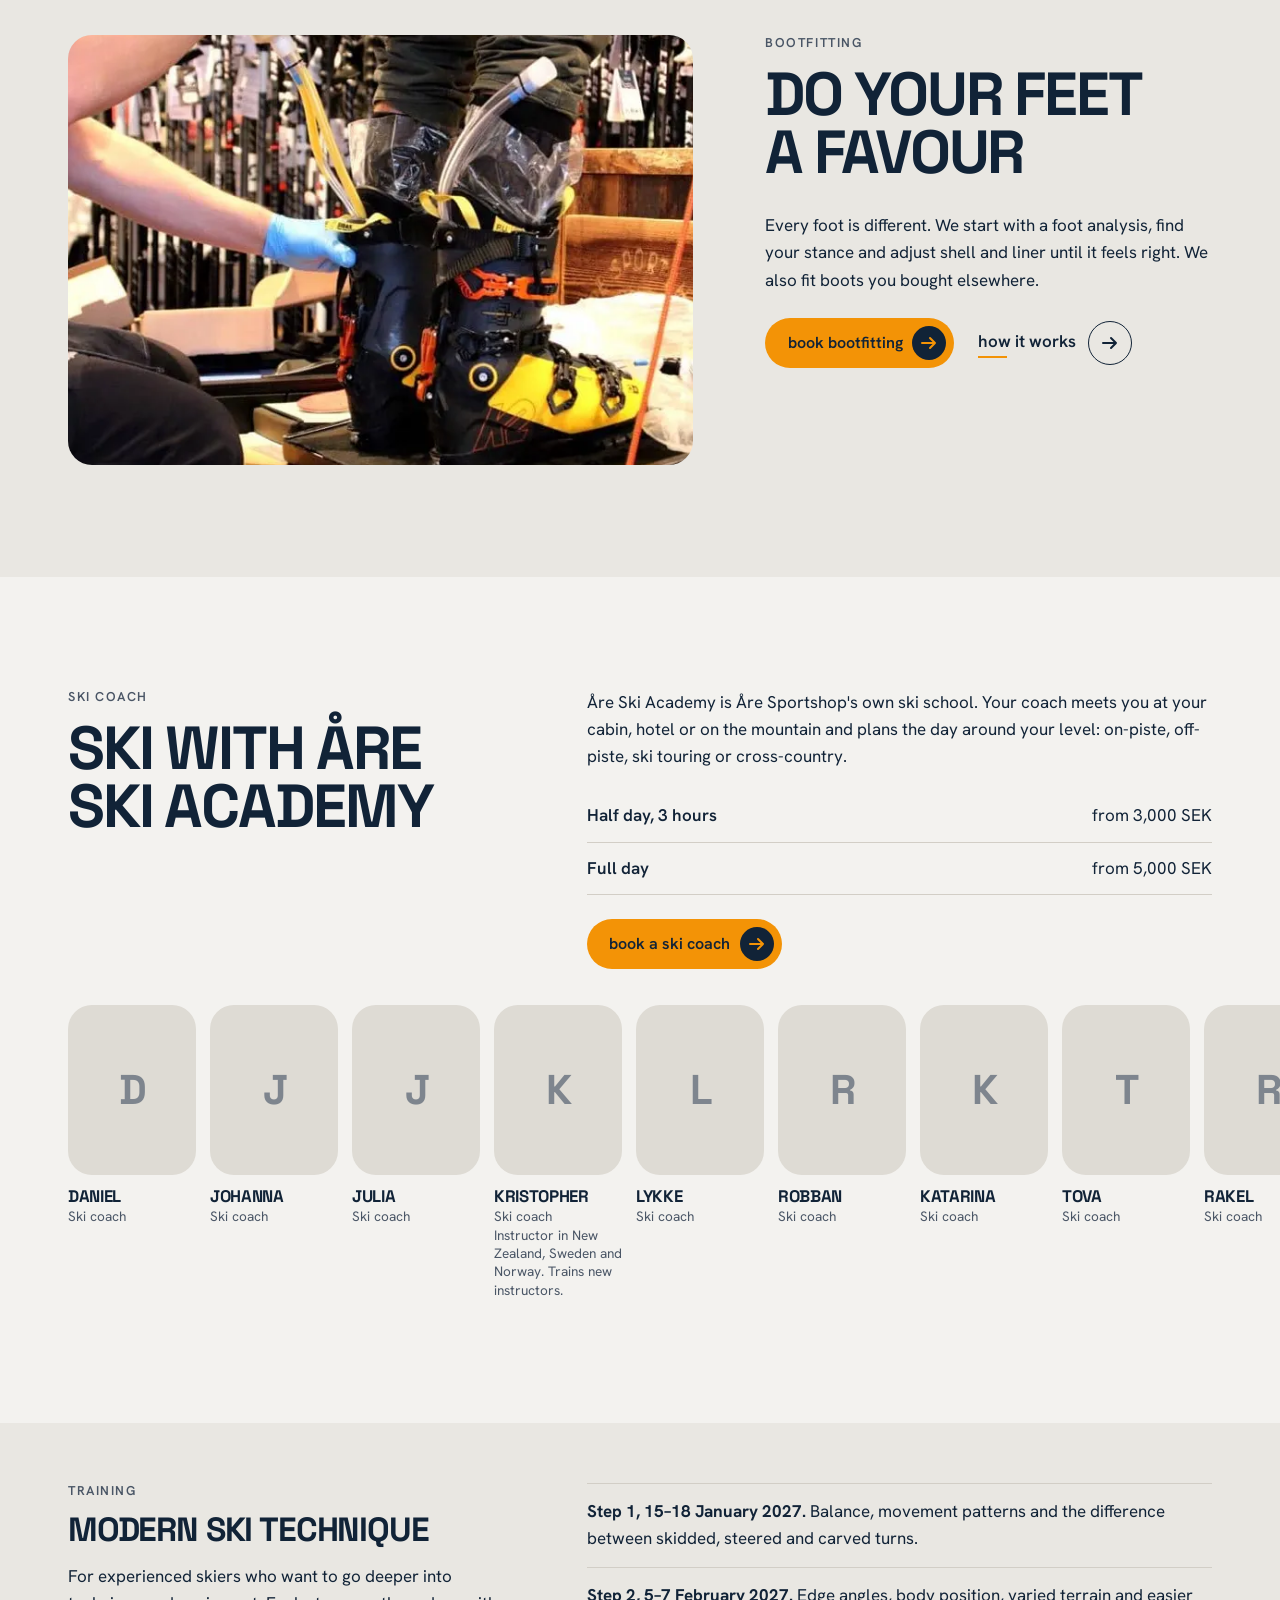
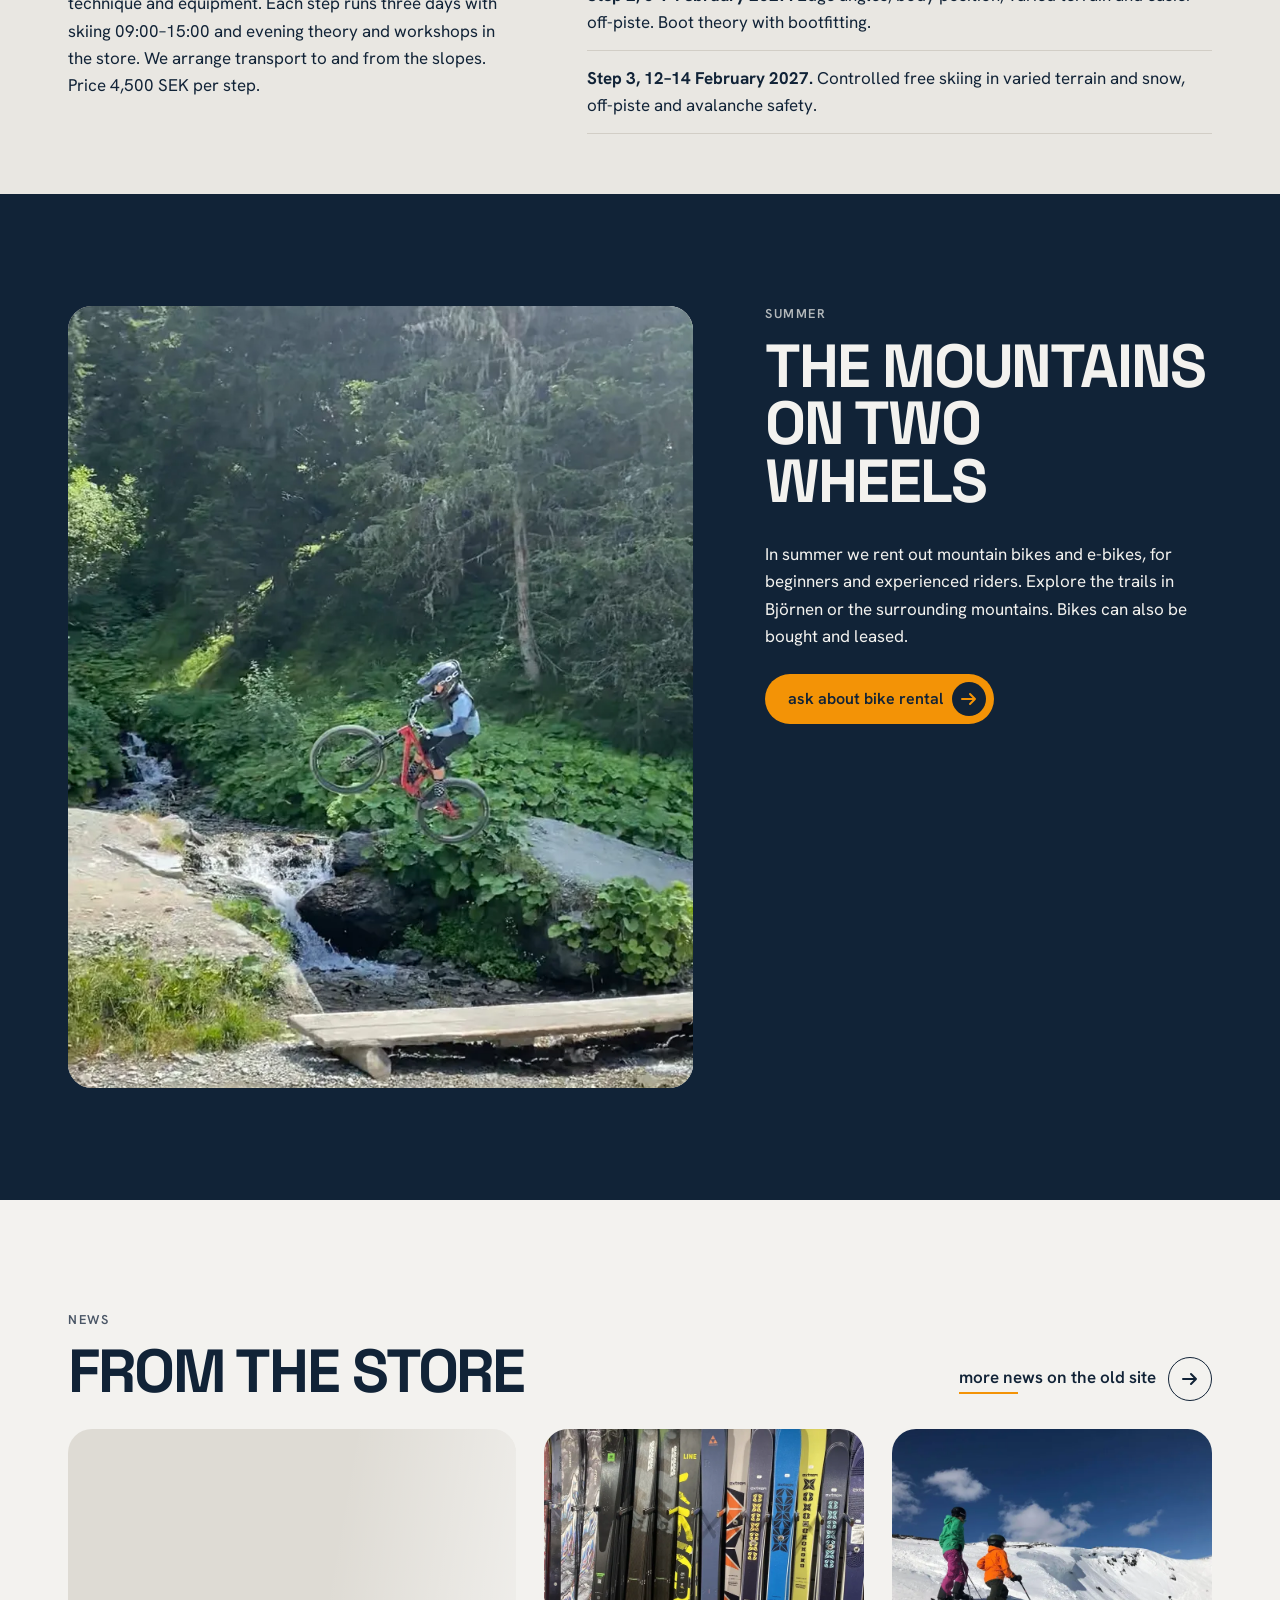
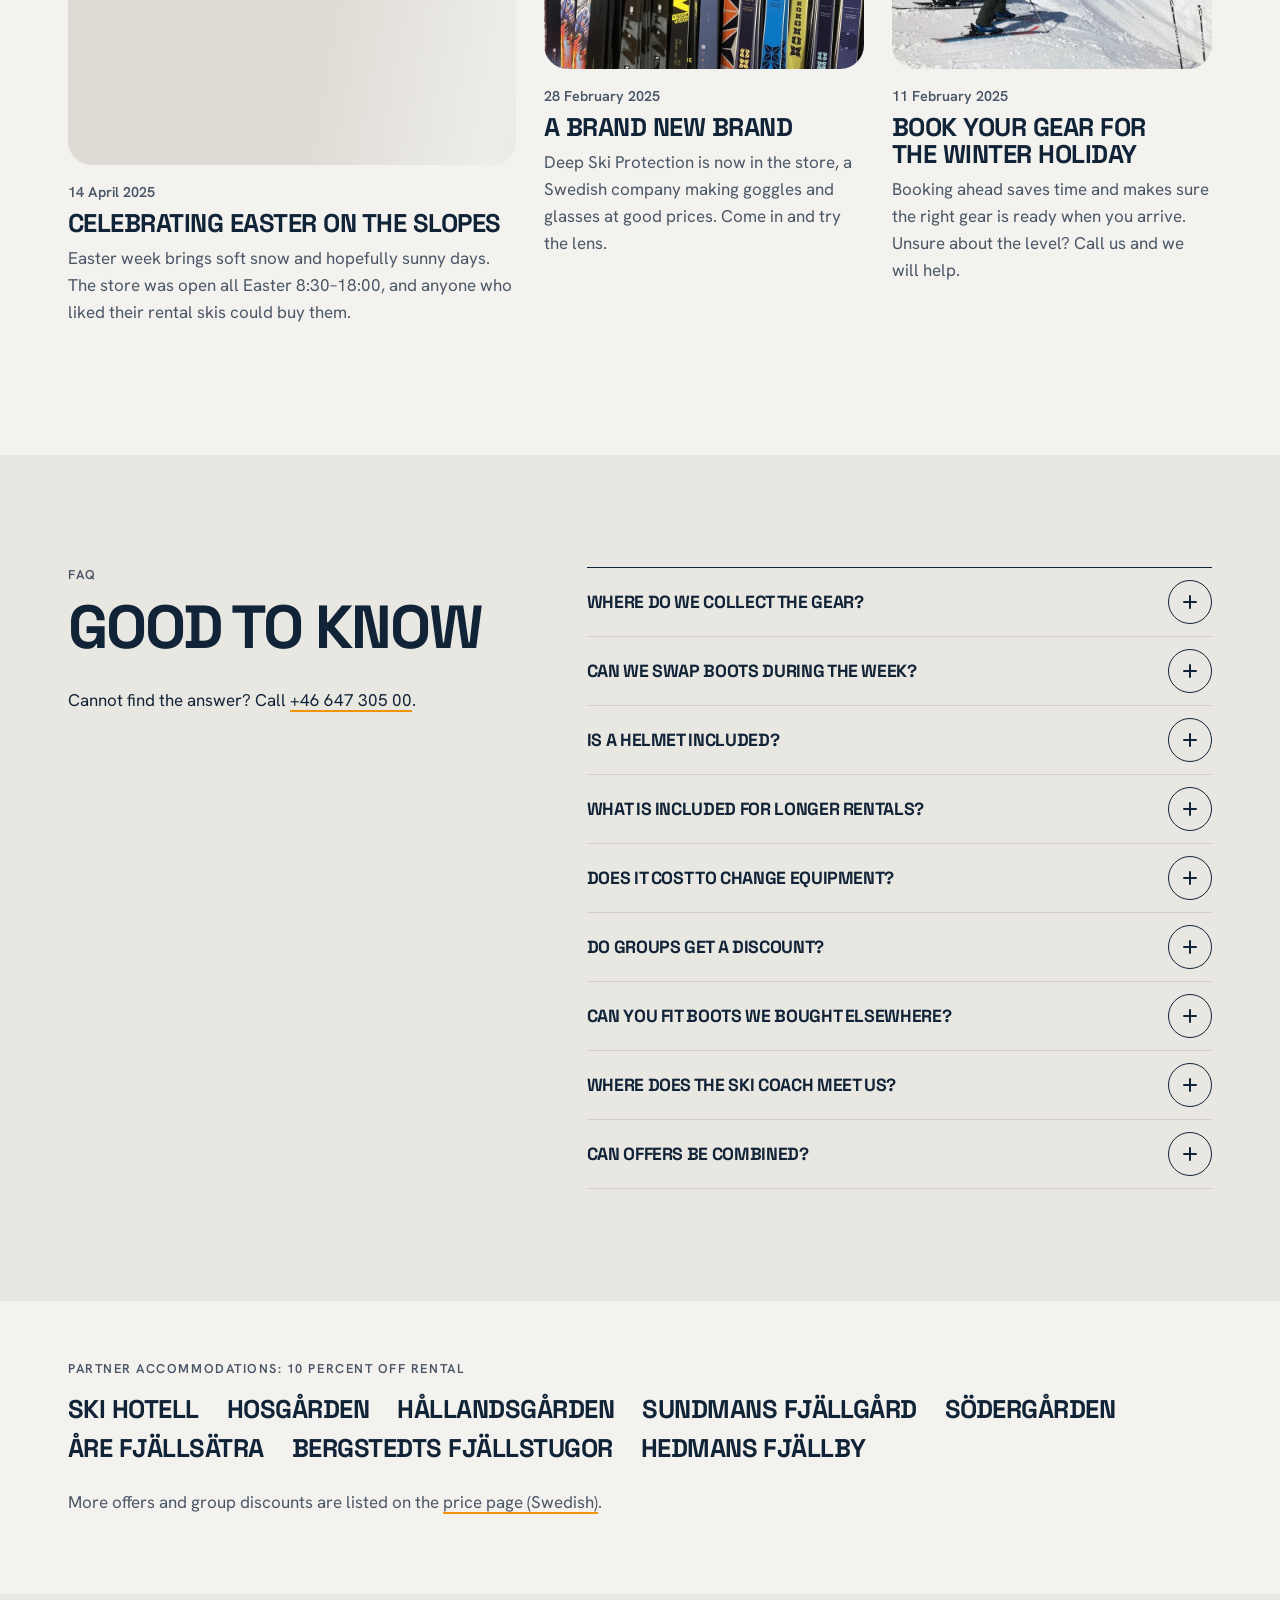
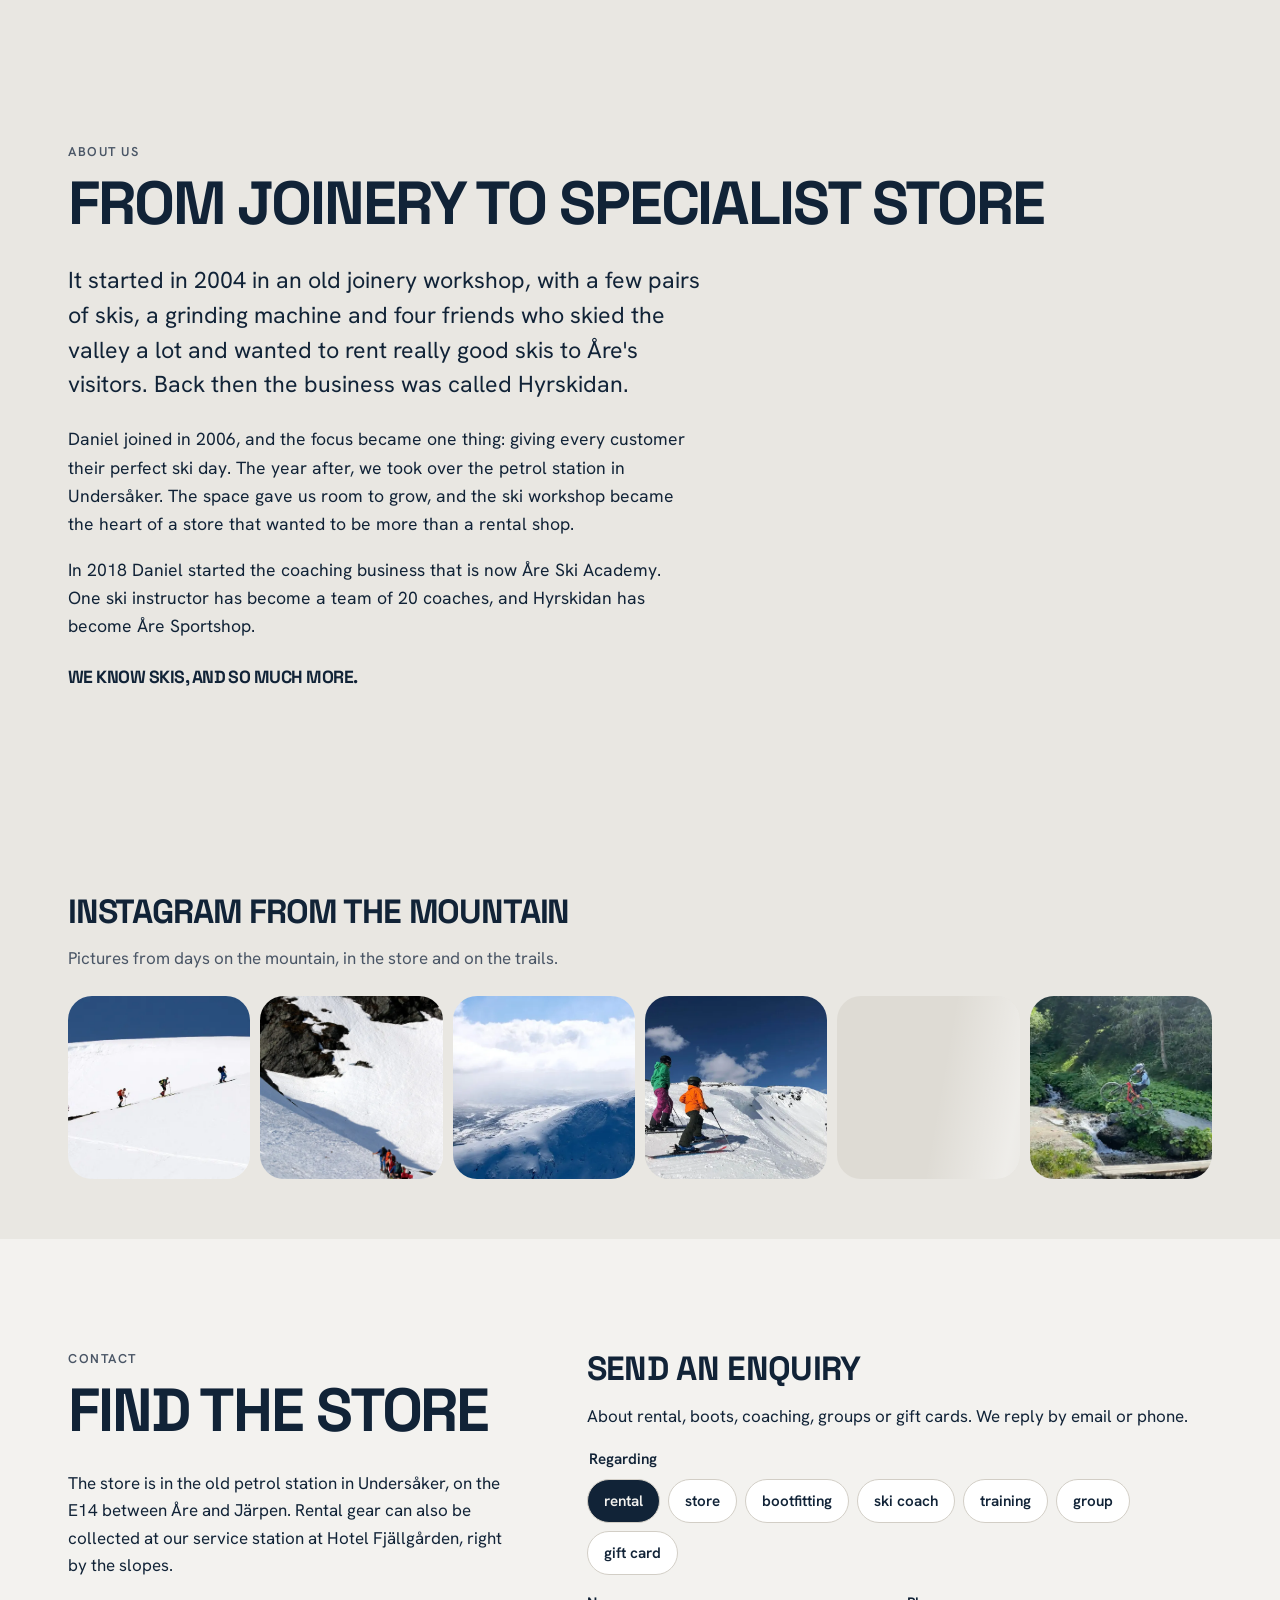
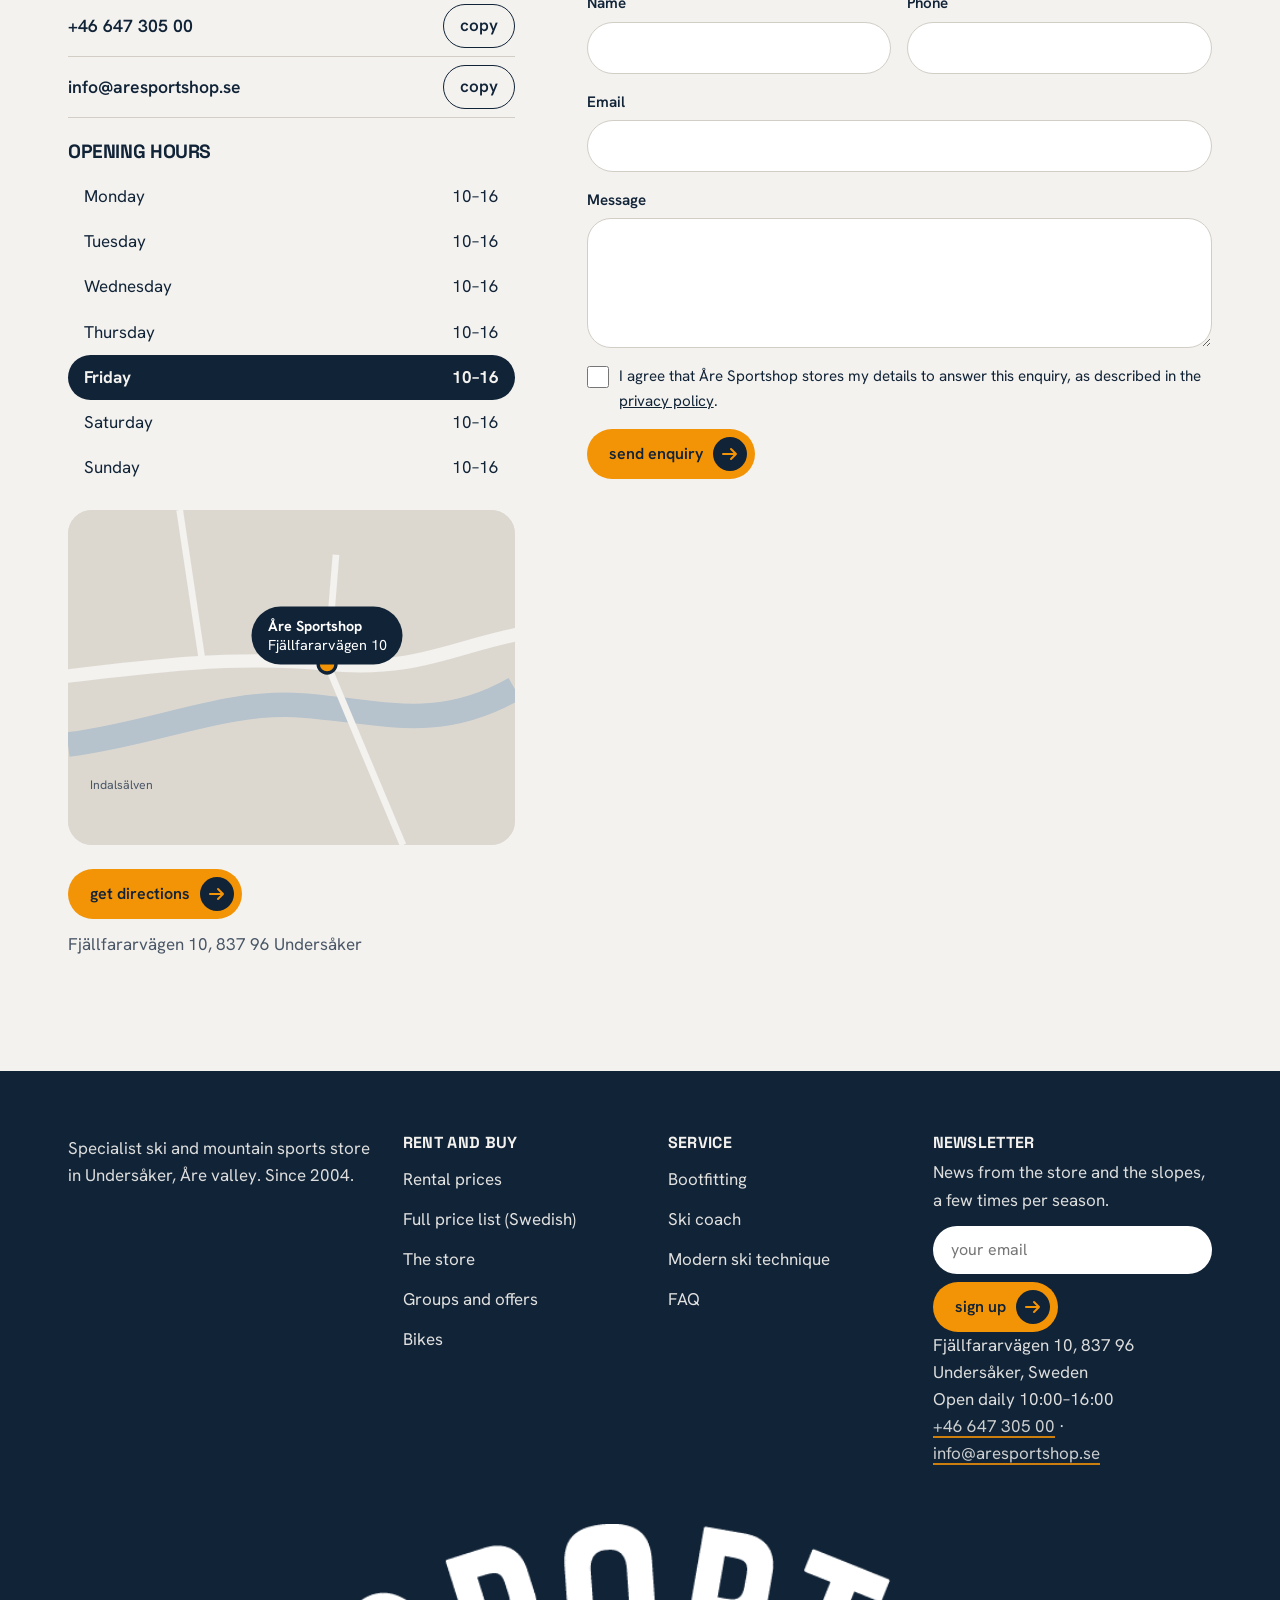
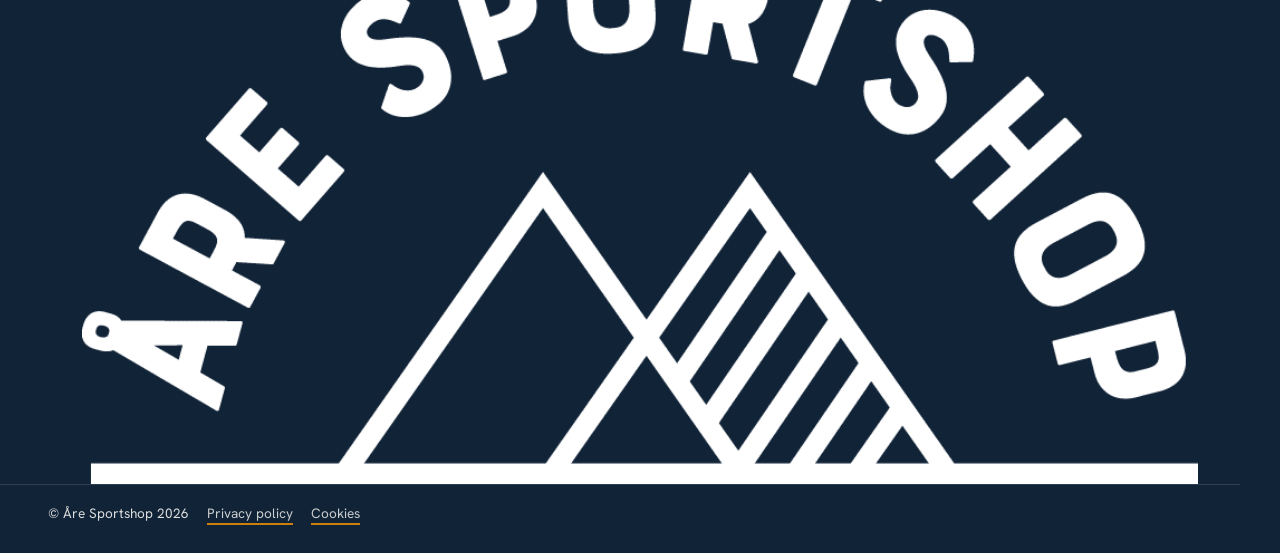
<file: en/index.html>
<!doctype html>
<html lang="en">
<head>
<meta charset="utf-8">
<meta name="viewport" content="width=device-width, initial-scale=1">
<title>Åre Sportshop – ski rental, store and bootfitting in Undersåker, Åre</title>
<meta name="description" content="Rent skis, snowboards and touring gear from 100 SEK/day or buy new at Åre Sportshop in Undersåker. Bootfitting and ski coaches from 3,000 SEK. Open daily 10–16.">
<link rel="canonical" href="https://aresportshop.se/en/">
<link rel="alternate" hreflang="sv" href="https://aresportshop.se/">
<link rel="alternate" hreflang="en" href="https://aresportshop.se/en/">
<link rel="alternate" hreflang="x-default" href="https://aresportshop.se/">
<meta property="og:type" content="website">
<meta property="og:title" content="Åre Sportshop – ski rental, store and bootfitting in Undersåker, Åre">
<meta property="og:description" content="Rent skis, snowboards and touring gear from 100 SEK/day or buy new at Åre Sportshop in Undersåker. Bootfitting and ski coaches from 3,000 SEK. Open daily 10–16.">
<meta property="og:image" content="https://aresportshop.se/img/hero-1600.webp">
<meta property="og:locale" content="en_GB">
<meta name="theme-color" content="#112337">
<link rel="icon" href="../img/logo-svart.png">
<script>document.documentElement.classList.add('js');if(matchMedia('(prefers-reduced-motion: reduce)').matches)document.documentElement.classList.add('rm');</script>
<link rel="preconnect" href="https://fonts.googleapis.com"><link rel="preconnect" href="https://fonts.gstatic.com" crossorigin>
<link href="https://fonts.googleapis.com/css2?family=Hanken+Grotesk:wght@400;500;600;700&amp;family=Space+Grotesk:wght@700&amp;display=swap" rel="stylesheet">
<link rel="stylesheet" href="../styles.css">
<script type="application/ld+json">{"@context": "https://schema.org", "@type": "SportingGoodsStore", "@id": "https://aresportshop.se/#store", "name": "Åre Sportshop", "url": "https://aresportshop.se/en/", "telephone": "+46 647 305 00", "email": "info@aresportshop.se", "logo": "https://aresportshop.se/img/logo-svart.png", "image": "https://aresportshop.se/img/hero-1600.webp", "foundingDate": "2004", "address": {"@type": "PostalAddress", "streetAddress": "Fjällfararvägen 10", "postalCode": "837 96", "addressLocality": "Undersåker", "addressCountry": "SE"}, "openingHoursSpecification": {"@type": "OpeningHoursSpecification", "dayOfWeek": ["Monday", "Tuesday", "Wednesday", "Thursday", "Friday", "Saturday", "Sunday"], "opens": "10:00", "closes": "16:00"}, "areaServed": "Åre", "priceRange": "100–5000 kr"}</script>
<script type="application/ld+json">{"@context": "https://schema.org", "@type": "FAQPage", "mainEntity": [{"@type": "Question", "name": "Where do we collect the gear?", "acceptedAnswer": {"@type": "Answer", "text": "At the store on Fjällfararvägen 10 in Undersåker or at our service station at Hotel Fjällgården, right by the slopes."}}, {"@type": "Question", "name": "Can we swap boots during the week?", "acceptedAnswer": {"@type": "Answer", "text": "Yes. If the boot does not fit, you can swap it during the week."}}, {"@type": "Question", "name": "Is a helmet included?", "acceptedAnswer": {"@type": "Answer", "text": "For ages 0–17 a helmet is included in the alpine and snowboard packages. Adults can rent a helmet separately."}}, {"@type": "Question", "name": "What is included for longer rentals?", "acceptedAnswer": {"@type": "Answer", "text": "If you rent for more than four days, an extra grind, wax or ski swap is included."}}, {"@type": "Question", "name": "Does it cost to change equipment?", "acceptedAnswer": {"@type": "Answer", "text": "Changes carry an admin fee of 70 SEK, plus any price difference."}}, {"@type": "Question", "name": "Do groups get a discount?", "acceptedAnswer": {"@type": "Answer", "text": "Yes, from more than 10 people if you book at least five days before arrival. See group discounts in the price list."}}, {"@type": "Question", "name": "Can you fit boots we bought elsewhere?", "acceptedAnswer": {"@type": "Answer", "text": "Yes. Come in and we will assess what is needed. The price depends on the extent of the work."}}, {"@type": "Question", "name": "Where does the ski coach meet us?", "acceptedAnswer": {"@type": "Answer", "text": "At your cabin, hotel or on the mountain, whichever you prefer."}}, {"@type": "Question", "name": "Can offers be combined?", "acceptedAnswer": {"@type": "Answer", "text": "No. Offers apply to rental, not purchases, and cannot be combined."}}]}</script>
</head>
<body>
<a class="skip" href="#main">Skip to content</a>
<header class="nav">
  <div class="nav__in">
    <a href="index.html" class="nav__logo"><img src="../img/logo-vit.png" alt="Åre Sportshop, home" width="150" height="48"></a>
    <nav class="nav__links" aria-label="Main menu"><a href="#rent">Rent</a><a href="#shop">Shop</a><a href="bootfitting.html">Bootfitting</a><a href="#coach">Ski coach</a><a href="#about">About</a><a href="#contact">Contact</a></nav>
    <form class="search nav__search" role="search"><label class="sr" for="q1">Search the site</label><svg viewBox="0 0 16 16" aria-hidden="true"><circle cx="7" cy="7" r="5" fill="none" stroke="currentColor" stroke-width="2"/><path d="M11 11l4 4" stroke="currentColor" stroke-width="2" stroke-linecap="round"/></svg><input id="q1" type="search" placeholder="search" autocomplete="off"><ul class="search__res" hidden></ul></form>
    <div class="lang"><a href="../index.html" hreflang="sv" lang="sv" aria-label="Svenska">SV</a><span aria-hidden="true">·</span><a href="index.html" hreflang="en" lang="en" aria-current="true" aria-label="English">EN</a></div>
    <a class="btn btn--sm nav__cta" href="#rent">rental prices</a>
    <button class="nav__btn" type="button" aria-expanded="false" aria-controls="menu">menu</button>
  </div>
  <div class="nav__panel" id="menu"><form class="search " role="search"><label class="sr" for="q2">Search the site</label><svg viewBox="0 0 16 16" aria-hidden="true"><circle cx="7" cy="7" r="5" fill="none" stroke="currentColor" stroke-width="2"/><path d="M11 11l4 4" stroke="currentColor" stroke-width="2" stroke-linecap="round"/></svg><input id="q2" type="search" placeholder="search" autocomplete="off"><ul class="search__res" hidden></ul></form><a href="#rent">Rent</a><a href="#shop">Shop</a><a href="bootfitting.html">Bootfitting</a><a href="#coach">Ski coach</a><a href="#about">About</a><a href="#contact">Contact</a><a class="btn " href="#rent">rental prices<span class="ai"><svg viewBox="0 0 16 16" aria-hidden="true"><path d="M1 8h13M9 3l5 5-5 5" fill="none" stroke="currentColor" stroke-width="2" stroke-linecap="round" stroke-linejoin="round"/></svg></span></a></div>
</header>
<script type="application/json" id="search-data">[{"t": "Rent equipment", "u": "index.html#rent", "k": "rental skis snowboard boots helmet price calculator"}, {"t": "Price calculator", "u": "index.html#rent", "k": "calculate rental price days family package"}, {"t": "Full price list (Swedish)", "u": "../priser.html", "k": "prices season extra day insurance"}, {"t": "The store", "u": "index.html#shop", "k": "buy skis boots clothing gear brands"}, {"t": "Bootfitting", "u": "bootfitting.html", "k": "boots foot analysis insoles liner fit sore feet"}, {"t": "Book bootfitting", "u": "bootfitting.html#book", "k": "book time boot purchase"}, {"t": "Ski coach", "u": "index.html#coach", "k": "åre ski academy coach guide lesson half day full day off-piste touring"}, {"t": "Modern ski technique", "u": "index.html#training", "k": "training course steps technique"}, {"t": "Bikes", "u": "index.html#bike", "k": "summer mountain bike e-bike rent lease"}, {"t": "News", "u": "index.html#news", "k": "easter winter holiday new brand"}, {"t": "FAQ", "u": "index.html#faq", "k": "questions answers pick up swap boots"}, {"t": "Groups and offers", "u": "index.html#groups", "k": "group discount partner hotels volvokortet students"}, {"t": "About us", "u": "index.html#about", "k": "history hyrskidan"}, {"t": "Contact and opening hours", "u": "index.html#contact", "k": "phone email address opening hours directions map gift card"}]</script>
<main id="main">
<section class="doors" aria-labelledby="h1">
  <h1 id="h1" class="doors__h">Åre Sportshop · Ski rental, specialist store and ski coaches in Undersåker, Åre valley</h1>
  <div class="doors__row">
    <a class="door s-winter" href="#rent"><figure class="media"><img src="../img/lift-1600.webp" alt="" width="1600" height="1200"></figure>
      <div class="door__t"><strong>Rent</strong><span class="sub">from 100 SEK/day</span><span class="go">calculate your rental<span class="rbtn"><svg viewBox="0 0 16 16" aria-hidden="true"><path d="M1 8h13M9 3l5 5-5 5" fill="none" stroke="currentColor" stroke-width="2" stroke-linecap="round" stroke-linejoin="round"/></svg></span></span></div></a>
    <a class="door s-summer" href="#bike"><figure class="media par"><img src="../img/cykel-800.webp" srcset="../img/cykel-800.webp 800w, ../img/cykel-1600.webp 1600w" sizes="(min-width:900px) 33vw, 84vw" alt="E-bike leaning against a birch with a mountain view" width="800" height="1067" loading="lazy" decoding="async"></figure>
      <div class="door__t"><strong>Rent</strong><span class="sub">Mountain bikes and e-bikes</span><span class="go">rent a bike<span class="rbtn"><svg viewBox="0 0 16 16" aria-hidden="true"><path d="M1 8h13M9 3l5 5-5 5" fill="none" stroke="currentColor" stroke-width="2" stroke-linecap="round" stroke-linejoin="round"/></svg></span></span></div></a>
    <a class="door" href="#shop"><figure class="media par"><img src="../img/skidor-800.webp" srcset="../img/skidor-800.webp 800w, ../img/skidor-1600.webp 1600w" sizes="(min-width:900px) 33vw, 84vw" alt="K2 and Atomic skis in the store rack" width="800" height="1067" fetchpriority="high" decoding="async"></figure>
      <div class="door__t"><strong>Buy</strong><span class="sub">Skis, boots, clothing</span><span class="go">visit the store<span class="rbtn"><svg viewBox="0 0 16 16" aria-hidden="true"><path d="M1 8h13M9 3l5 5-5 5" fill="none" stroke="currentColor" stroke-width="2" stroke-linecap="round" stroke-linejoin="round"/></svg></span></span></div></a>
    <a class="door" href="#coach"><figure class="media"><img src="../img/carving-1600.webp" alt="" width="1600" height="1152"></figure>
      <div class="door__t"><strong>Coach</strong><span class="sub">from 3,000 SEK</span><span class="go">book a ski coach<span class="rbtn"><svg viewBox="0 0 16 16" aria-hidden="true"><path d="M1 8h13M9 3l5 5-5 5" fill="none" stroke="currentColor" stroke-width="2" stroke-linecap="round" stroke-linejoin="round"/></svg></span></span></div></a>
  </div>
  <p class="doors__hint" aria-hidden="true">Swipe for more →</p>
</section>

<section class="sec sec--tight">
  <div class="wrap split rv">
    <div><p class="label">Where are you at?</p>
      <div class="levels">
        <a href="#rent"><b>Beginner</b><small>rent a package and get started</small></a>
        <a href="#coach"><b>Confident</b><small>ski with a coach</small></a>
        <a href="#training"><b>Expert</b><small>technique and off-piste</small></a>
      </div></div>
    <p class="lede">A specialist store for skiing and mountain sports. We rent, sell, fit boots and ski with you. Our staff are ski coaches, skiers and workshop technicians.</p>
  </div>
</section>
<section class="brands" aria-label="Brands in the store"><div class="brands__track"><ul><li><img src="../img/logos/extrem.png" alt="Extrem" height="30" loading="lazy"></li><li><img src="../img/logos/k2.png" alt="K2" height="30" loading="lazy"></li><li><img src="../img/logos/salomon.png" alt="Salomon" height="30" loading="lazy"></li><li><img src="../img/logos/atomic.png" alt="Atomic" height="30" loading="lazy"></li><li class="t">Nordica</li><li><img src="../img/logos/fischer.png" alt="Fischer" height="30" loading="lazy"></li><li><img src="../img/logos/blizzard.png" alt="Blizzard" height="30" loading="lazy"></li><li><img src="../img/logos/dalbello.png" alt="Dalbello" height="30" loading="lazy"></li><li class="t">Black Diamond</li><li class="t">Haglöfs</li><li class="t">Mons Royal</li><li class="t">Primus</li></ul><ul aria-hidden="true"><li><img src="../img/logos/extrem.png" alt="" height="30" loading="lazy"></li><li><img src="../img/logos/k2.png" alt="" height="30" loading="lazy"></li><li><img src="../img/logos/salomon.png" alt="" height="30" loading="lazy"></li><li><img src="../img/logos/atomic.png" alt="" height="30" loading="lazy"></li><li class="t">Nordica</li><li><img src="../img/logos/fischer.png" alt="" height="30" loading="lazy"></li><li><img src="../img/logos/blizzard.png" alt="" height="30" loading="lazy"></li><li><img src="../img/logos/dalbello.png" alt="" height="30" loading="lazy"></li><li class="t">Black Diamond</li><li class="t">Haglöfs</li><li class="t">Mons Royal</li><li class="t">Primus</li></ul></div></section>

<section class="sec" aria-labelledby="tj-h"><div class="wrap rv"><p class="label" id="tj-h">What we do</p><ul class="hl"><li><a href="#rent"><b>Rent</b><span class="d">Skis, snowboards, touring, cross-country, randonnée and bikes.</span><span class="rbtn"><svg viewBox="0 0 16 16" aria-hidden="true"><path d="M1 8h13M9 3l5 5-5 5" fill="none" stroke="currentColor" stroke-width="2" stroke-linecap="round" stroke-linejoin="round"/></svg></span><span class="hov" aria-hidden="true"><img src="../img/coach-800.webp" alt="" loading="lazy" width="220" height="165"></span></a></li><li><a href="#shop"><b>Store</b><span class="d">Skis, boots, bikes and clothing for the mountain.</span><span class="rbtn"><svg viewBox="0 0 16 16" aria-hidden="true"><path d="M1 8h13M9 3l5 5-5 5" fill="none" stroke="currentColor" stroke-width="2" stroke-linecap="round" stroke-linejoin="round"/></svg></span><span class="hov" aria-hidden="true"><img src="../img/skidor-800.webp" alt="" loading="lazy" width="220" height="165"></span></a></li><li><a href="bootfitting.html"><b>Bootfitting</b><span class="d">Foot analysis, custom insoles and fitted boots.</span><span class="rbtn"><svg viewBox="0 0 16 16" aria-hidden="true"><path d="M1 8h13M9 3l5 5-5 5" fill="none" stroke="currentColor" stroke-width="2" stroke-linecap="round" stroke-linejoin="round"/></svg></span><span class="hov" aria-hidden="true"><img src="../img/boot2-800.webp" alt="" loading="lazy" width="220" height="165"></span></a></li><li><a href="#coach"><b>Ski coach</b><span class="d">Half and full days with Åre Ski Academy.</span><span class="rbtn"><svg viewBox="0 0 16 16" aria-hidden="true"><path d="M1 8h13M9 3l5 5-5 5" fill="none" stroke="currentColor" stroke-width="2" stroke-linecap="round" stroke-linejoin="round"/></svg></span><span class="hov" aria-hidden="true"><img src="../img/carving-800.webp" alt="" loading="lazy" width="220" height="165"></span></a></li><li><a href="#training"><b>Training</b><span class="d">Modern ski technique in three steps.</span><span class="rbtn"><svg viewBox="0 0 16 16" aria-hidden="true"><path d="M1 8h13M9 3l5 5-5 5" fill="none" stroke="currentColor" stroke-width="2" stroke-linecap="round" stroke-linejoin="round"/></svg></span><span class="hov" aria-hidden="true"><img src="../img/tur-800.webp" alt="" loading="lazy" width="220" height="165"></span></a></li><li><a href="#bike"><b>Bikes</b><span class="d">Mountain bikes and e-bikes in summer.</span><span class="rbtn"><svg viewBox="0 0 16 16" aria-hidden="true"><path d="M1 8h13M9 3l5 5-5 5" fill="none" stroke="currentColor" stroke-width="2" stroke-linecap="round" stroke-linejoin="round"/></svg></span><span class="hov" aria-hidden="true"><img src="../img/cykel2-800.webp" alt="" loading="lazy" width="220" height="165"></span></a></li></ul></div></section>

<section class="sec band" id="rent">
  <div class="wrap split">
    <div class="rv">
      <p class="label">Rental</p>
      <h2>Rent for a day or the whole season</h2>
      <p>Skis, snowboards, boots, poles and helmets from leading brands. If the boot does not fit, swap it during the week.</p>
      <p>Collect at the store in Undersåker or at the service station at Hotel Fjällgården, right by the slopes. Helmets are included in packages for ages 0–17. Rent for more than four days and an extra grind, wax or ski swap is included.</p>
      <p>The calculator uses standard prices. Add people to see the total for the whole family.</p>
      <div class="actions"><button type="button" class="btn sheet-open">calculate your rental<span class="ai"><svg viewBox="0 0 16 16" aria-hidden="true"><path d="M1 8h13M9 3l5 5-5 5" fill="none" stroke="currentColor" stroke-width="2" stroke-linecap="round" stroke-linejoin="round"/></svg></span></button><a class="tlink" href="../priser.html"><span class="u">full price list</span><span class="rbtn"><svg viewBox="0 0 16 16" aria-hidden="true"><path d="M1 8h13M9 3l5 5-5 5" fill="none" stroke="currentColor" stroke-width="2" stroke-linecap="round" stroke-linejoin="round"/></svg></span></a></div>
    </div>
    <div class="calc-col" id="kalkylator">
<form class="calc" id="calc" hidden aria-label="Price calculator">
  <div class="calc__top"><h3>Calculate your rental</h3><button type="button" class="rbtn sheet-x" aria-label="Close calculator"><svg viewBox="0 0 16 16" aria-hidden="true"><path d="M3 3l10 10M13 3L3 13" stroke="currentColor" stroke-width="2" stroke-linecap="round"/></svg></button></div>
  <fieldset><legend>Package</legend><div class="pills"><label><input type="radio" name="paket" value="alpin" checked><span>Alpine package</span></label><label><input type="radio" name="paket" value="snowboard"><span>Snowboard</span></label><label><input type="radio" name="paket" value="tur"><span>Touring skis</span></label><label><input type="radio" name="paket" value="langd"><span>Cross-country</span></label></div></fieldset>
  <fieldset><legend>Level and age</legend><div class="lvl"></div></fieldset>
  <fieldset><legend>Number of days</legend>
    <div class="stepper"><button type="button" data-d="-1" aria-label="Fewer days">−</button><output id="days-out" aria-live="polite">3 days</output><button type="button" data-d="1" aria-label="More days">+</button></div>
    <label class="chk"><input type="checkbox" id="season"> Full season</label>
  </fieldset>
  <ul class="fam" aria-label="People"></ul>
  <div class="calc__out" aria-live="polite"><p class="label" style="margin-bottom:8px">Price</p><div class="calc__price">–</div><p class="calc__meta"></p></div>
  <div class="calc__fam"><button type="button" class="btn btn--navy btn--sm" id="add-person">add person</button></div>
</form>
<p id="calc-fallback" class="box">The calculator needs JavaScript. All prices are in the <a href="../priser.html" hreflang="sv">full price list</a> (Swedish).</p>
</div>
<div class="scrim" hidden></div>
  </div>
</section>
<section class="sec sec--tight" aria-labelledby="car-h">
  <div class="wrap head-row rv"><h2 id="car-h" style="font-size:var(--s3)">Rent, coach, ride</h2><div class="car-nav" data-car="car1"><button type="button" data-dir="-1" aria-label="Previous"><svg viewBox="0 0 16 16" aria-hidden="true"><path d="M15 8H2M7 3L2 8l5 5" fill="none" stroke="currentColor" stroke-width="2" stroke-linecap="round" stroke-linejoin="round"/></svg></button><button type="button" data-dir="1" aria-label="Next"><svg viewBox="0 0 16 16" aria-hidden="true"><path d="M1 8h13M9 3l5 5-5 5" fill="none" stroke="currentColor" stroke-width="2" stroke-linecap="round" stroke-linejoin="round"/></svg></button></div></div>
  <div class="car rv" id="car1" tabindex="0" aria-label="Packages and services"><a class="card lift" href="#rent"><figure class="media"><span class=badge>from 100 SEK</span><img src="../img/coach-800.webp" srcset="../img/coach-800.webp 800w, ../img/coach-1600.webp 1600w" sizes="(min-width:1024px) 28vw, 78vw" alt="" width="800" height="502" loading="lazy" decoding="async"></figure><h3>Alpine package</h3><p>Skis, boots and poles.</p></a><a class="card lift" href="#rent"><figure class="media"><span class=badge>from 100 SEK</span><img src="../img/grupp-800.webp" srcset="../img/grupp-800.webp 800w, ../img/grupp-1600.webp 1600w" sizes="(min-width:1024px) 28vw, 78vw" alt="" width="800" height="600" loading="lazy" decoding="async"></figure><h3>Snowboard</h3><p>Board and boots.</p></a><a class="card lift" href="#rent"><figure class="media"><span class=badge>from 200 SEK</span><img src="../img/topptur-800.webp" srcset="../img/topptur-800.webp 800w, ../img/topptur-1600.webp 1600w" sizes="(min-width:1024px) 28vw, 78vw" alt="" width="800" height="465" loading="lazy" decoding="async"></figure><h3>Touring skis</h3><p>Skis, boots and poles.</p></a><a class="card lift" href="#rent"><figure class="media"><span class=badge>from 170 SEK</span><img src="../img/fjall-800.webp" srcset="../img/fjall-800.webp 800w, ../img/fjall-1600.webp 1600w" sizes="(min-width:1024px) 28vw, 78vw" alt="" width="800" height="533" loading="lazy" decoding="async"></figure><h3>Cross-country</h3><p>Skis, boots and poles.</p></a><a class="card lift" href="#coach"><figure class="media"><span class=badge>from 3,000 SEK</span><img src="../img/carving-800.webp" srcset="../img/carving-800.webp 800w, ../img/carving-1600.webp 1600w" sizes="(min-width:1024px) 28vw, 78vw" alt="" width="800" height="576" loading="lazy" decoding="async"></figure><h3>Ski coach</h3><p>Half day, 3 hours.</p></a><a class="card lift" href="bootfitting.html"><figure class="media"><img src="../img/boot1-800.webp" srcset="../img/boot1-800.webp 800w, ../img/boot1-1600.webp 1600w" sizes="(min-width:1024px) 28vw, 78vw" alt="" width="800" height="540" loading="lazy" decoding="async"></figure><h3>Bootfitting</h3><p>Foot analysis and fitting.</p></a><a class="card lift" href="#bike"><figure class="media"><img src="../img/cykel-800.webp" srcset="../img/cykel-800.webp 800w, ../img/cykel-1600.webp 1600w" sizes="(min-width:1024px) 28vw, 78vw" alt="" width="800" height="1067" loading="lazy" decoding="async"></figure><h3>Bikes</h3><p>Mountain bike and e-bike.</p></a></div>
</section>

<section class="sec sec--loose" id="shop">
  <div class="wrap split rv">
    <div><p class="label">The store</p><h2>The right gear for the mountain</h2>
      <figure class="media mt" style="aspect-ratio:4/5"><img src="../img/extrem-800.webp" srcset="../img/extrem-800.webp 800w, ../img/extrem-1600.webp 1600w" sizes="(min-width:960px) 34vw, 100vw" alt="Extrem skis in the store" width="800" height="1243" loading="lazy" decoding="async"></figure></div>
    <div class="prose">
      <p>From piste skis for hard slopes to freeride and powder skis for untouched snow, and touring skis for heading out on your own.</p>
      <p>Boots from Head, Tecnica, Lange, Salomon, Dalbello, Atomic, Fischer and Sidas. Gear and clothing from Haglöfs, Black Diamond, Mons Royal and Primus. Bikes for sale, rent and lease. Looking for a brand or model we do not stock? Ask and we will help.</p>
      <div class="actions"><a class="btn " href="bootfitting.html#book">book a boot purchase<span class="ai"><svg viewBox="0 0 16 16" aria-hidden="true"><path d="M1 8h13M9 3l5 5-5 5" fill="none" stroke="currentColor" stroke-width="2" stroke-linecap="round" stroke-linejoin="round"/></svg></span></a><a class="tlink" href="#contact"><span class="u">ask about a product</span><span class="rbtn"><svg viewBox="0 0 16 16" aria-hidden="true"><path d="M1 8h13M9 3l5 5-5 5" fill="none" stroke="currentColor" stroke-width="2" stroke-linecap="round" stroke-linejoin="round"/></svg></span></a></div>
    </div>
  </div>
</section>
<section class="sec alt" aria-labelledby="bf-h">
  <div class="wrap split split--rev rv">
    <figure class="media par" style="aspect-ratio:16/11"><img src="../img/boot1-800.webp" srcset="../img/boot1-800.webp 800w, ../img/boot1-1600.webp 1600w" sizes="(min-width:960px) 55vw, 100vw" alt="A liner being foam-injected in the workshop" width="800" height="540" loading="lazy" decoding="async"></figure>
    <div><p class="label">Bootfitting</p><h2 id="bf-h">Do your feet a favour</h2>
      <p>Every foot is different. We start with a foot analysis, find your stance and adjust shell and liner until it feels right. We also fit boots you bought elsewhere.</p>
      <div class="actions"><a class="btn " href="bootfitting.html#book">book bootfitting<span class="ai"><svg viewBox="0 0 16 16" aria-hidden="true"><path d="M1 8h13M9 3l5 5-5 5" fill="none" stroke="currentColor" stroke-width="2" stroke-linecap="round" stroke-linejoin="round"/></svg></span></a><a class="tlink" href="bootfitting.html"><span class="u">how it works</span><span class="rbtn"><svg viewBox="0 0 16 16" aria-hidden="true"><path d="M1 8h13M9 3l5 5-5 5" fill="none" stroke="currentColor" stroke-width="2" stroke-linecap="round" stroke-linejoin="round"/></svg></span></a></div></div>
  </div>
</section>
<section class="sec" id="coach">
  <div class="wrap split rv">
    <div><p class="label">Ski coach</p><h2>Ski with Åre Ski Academy</h2></div>
    <div>
      <p>Åre Ski Academy is Åre Sportshop's own ski school. Your coach meets you at your cabin, hotel or on the mountain and plans the day around your level: on-piste, off-piste, ski touring or cross-country.</p>
      <dl class="facts"><div><dt>Half day, 3 hours</dt><dd>from 3,000 SEK</dd></div><div><dt>Full day</dt><dd>from 5,000 SEK</dd></div></dl>
      <div class="actions"><a class="btn " href="#contact">book a ski coach<span class="ai"><svg viewBox="0 0 16 16" aria-hidden="true"><path d="M1 8h13M9 3l5 5-5 5" fill="none" stroke="currentColor" stroke-width="2" stroke-linecap="round" stroke-linejoin="round"/></svg></span></a></div>
    </div>
  </div>
  <div class="rv"><ul class="crow" aria-label="Our ski coaches"><li><div class="ph"><span class="ini" aria-hidden="true">D</span></div><b>Daniel</b><small>Ski coach</small></li><li><div class="ph"><span class="ini" aria-hidden="true">J</span></div><b>Johanna</b><small>Ski coach</small></li><li><div class="ph"><span class="ini" aria-hidden="true">J</span></div><b>Julia</b><small>Ski coach</small></li><li><div class="ph"><span class="ini" aria-hidden="true">K</span></div><b>Kristopher</b><small>Ski coach</small><small>Instructor in New Zealand, Sweden and Norway. Trains new instructors.</small></li><li><div class="ph"><span class="ini" aria-hidden="true">L</span></div><b>Lykke</b><small>Ski coach</small></li><li><div class="ph"><span class="ini" aria-hidden="true">R</span></div><b>Robban</b><small>Ski coach</small></li><li><div class="ph"><span class="ini" aria-hidden="true">K</span></div><b>Katarina</b><small>Ski coach</small></li><li><div class="ph"><span class="ini" aria-hidden="true">T</span></div><b>Tova</b><small>Ski coach</small></li><li><div class="ph"><span class="ini" aria-hidden="true">R</span></div><b>Rakel</b><small>Ski coach</small></li><li><div class="ph"><img src="../img/sofia-800.webp" srcset="../img/sofia-800.webp 800w, ../img/sofia-1600.webp 1600w" sizes="150px" alt="Sofia, ski coach, in a red jacket with her skis" width="800" height="1067" loading="lazy" decoding="async"></div><b>Sofia</b><small>Ski coach</small></li><li><div class="ph"><span class="ini" aria-hidden="true">D</span></div><b>Dennis</b><small>Ski coach</small></li></ul></div>
</section>
<section class="sec sec--tight alt" id="training">
  <div class="wrap split rv">
    <div><p class="label">Training</p><h2 style="font-size:var(--s3)">Modern ski technique</h2>
      <p>For experienced skiers who want to go deeper into technique and equipment. Each step runs three days with skiing 09:00–15:00 and evening theory and workshops in the store. We arrange transport to and from the slopes. Price 4,500 SEK per step.</p></div>
    <ul class="plain">
      <li><b>Step 1, 15–18 January 2027.</b> Balance, movement patterns and the difference between skidded, steered and carved turns.</li>
      <li><b>Step 2, 5–7 February 2027.</b> Edge angles, body position, varied terrain and easier off-piste. Boot theory with bootfitting.</li>
      <li><b>Step 3, 12–14 February 2027.</b> Controlled free skiing in varied terrain and snow, off-piste and avalanche safety.</li>
    </ul>
  </div>
</section>
<section class="sec band" id="bike">
  <div class="wrap split split--rev rv">
    <figure class="media par" style="aspect-ratio:4/5"><img src="../img/cykel2-800.webp" srcset="../img/cykel2-800.webp 800w, ../img/cykel2-1600.webp 1600w" sizes="(min-width:960px) 55vw, 100vw" alt="Mountain biker by a stream in the forest" width="800" height="1192" loading="lazy" decoding="async"></figure>
    <div><p class="label">Summer</p><h2>The mountains on two wheels</h2>
      <p>In summer we rent out mountain bikes and e-bikes, for beginners and experienced riders. Explore the trails in Björnen or the surrounding mountains. Bikes can also be bought and leased.</p>
      <div class="actions"><a class="btn " href="#contact">ask about bike rental<span class="ai"><svg viewBox="0 0 16 16" aria-hidden="true"><path d="M1 8h13M9 3l5 5-5 5" fill="none" stroke="currentColor" stroke-width="2" stroke-linecap="round" stroke-linejoin="round"/></svg></span></a></div></div>
  </div>
</section>
<section class="sec" id="news"><div class="wrap rv">
  <div class="head-row"><div><p class="label">News</p><h2>From the store</h2></div><a class="tlink" href="https://aresportshop.se/just-nu/"><span class="u">more news on the old site</span><span class="rbtn"><svg viewBox="0 0 16 16" aria-hidden="true"><path d="M1 8h13M9 3l5 5-5 5" fill="none" stroke="currentColor" stroke-width="2" stroke-linecap="round" stroke-linejoin="round"/></svg></span></a></div>
  <div class="news"><article class="lift"><a href="https://aresportshop.se/boka-er-utrustning-infor-sportlovet-2-2-2/" style="text-decoration:none;display:block"><figure class="media"><img src="../img/lift-800.webp" srcset="../img/lift-800.webp 800w, ../img/lift-1600.webp 1600w" sizes="(min-width:900px) 33vw, 100vw" alt="" width="800" height="600" loading="lazy" decoding="async"></figure><time datetime="2025-04-14">14 April 2025</time><h3>Celebrating Easter on the slopes</h3></a><p class="muted">Easter week brings soft snow and hopefully sunny days. The store was open all Easter 8:30–18:00, and anyone who liked their rental skis could buy them.</p></article><article class="lift"><a href="https://aresportshop.se/boka-er-utrustning-infor-sportlovet-2/" style="text-decoration:none;display:block"><figure class="media"><img src="../img/skidor-800.webp" srcset="../img/skidor-800.webp 800w, ../img/skidor-1600.webp 1600w" sizes="(min-width:900px) 33vw, 100vw" alt="" width="800" height="1067" loading="lazy" decoding="async"></figure><time datetime="2025-02-28">28 February 2025</time><h3>A brand new brand</h3></a><p class="muted">Deep Ski Protection is now in the store, a Swedish company making goggles and glasses at good prices. Come in and try the lens.</p></article><article class="lift"><a href="https://aresportshop.se/boka-er-utrustning-infor-sportlovet/" style="text-decoration:none;display:block"><figure class="media"><img src="../img/grupp-800.webp" srcset="../img/grupp-800.webp 800w, ../img/grupp-1600.webp 1600w" sizes="(min-width:900px) 33vw, 100vw" alt="" width="800" height="600" loading="lazy" decoding="async"></figure><time datetime="2025-02-11">11 February 2025</time><h3>Book your gear for the winter holiday</h3></a><p class="muted">Booking ahead saves time and makes sure the right gear is ready when you arrive. Unsure about the level? Call us and we will help.</p></article></div></div></section>

<section class="sec alt" id="faq"><div class="wrap split rv">
  <div><p class="label">FAQ</p><h2>Good to know</h2><p>Cannot find the answer? Call <a href="tel:+4664730500">+46 647 305 00</a>.</p></div>
  <div class="faq"><details><summary>Where do we collect the gear?<span class="rbtn" aria-hidden="true"><svg viewBox="0 0 16 16" aria-hidden="true"><path d="M8 2v12M2 8h12" fill="none" stroke="currentColor" stroke-width="2" stroke-linecap="round"/></svg></span></summary><p>At the store on Fjällfararvägen 10 in Undersåker or at our service station at Hotel Fjällgården, right by the slopes.</p></details><details><summary>Can we swap boots during the week?<span class="rbtn" aria-hidden="true"><svg viewBox="0 0 16 16" aria-hidden="true"><path d="M8 2v12M2 8h12" fill="none" stroke="currentColor" stroke-width="2" stroke-linecap="round"/></svg></span></summary><p>Yes. If the boot does not fit, you can swap it during the week.</p></details><details><summary>Is a helmet included?<span class="rbtn" aria-hidden="true"><svg viewBox="0 0 16 16" aria-hidden="true"><path d="M8 2v12M2 8h12" fill="none" stroke="currentColor" stroke-width="2" stroke-linecap="round"/></svg></span></summary><p>For ages 0–17 a helmet is included in the alpine and snowboard packages. Adults can rent a helmet separately.</p></details><details><summary>What is included for longer rentals?<span class="rbtn" aria-hidden="true"><svg viewBox="0 0 16 16" aria-hidden="true"><path d="M8 2v12M2 8h12" fill="none" stroke="currentColor" stroke-width="2" stroke-linecap="round"/></svg></span></summary><p>If you rent for more than four days, an extra grind, wax or ski swap is included.</p></details><details><summary>Does it cost to change equipment?<span class="rbtn" aria-hidden="true"><svg viewBox="0 0 16 16" aria-hidden="true"><path d="M8 2v12M2 8h12" fill="none" stroke="currentColor" stroke-width="2" stroke-linecap="round"/></svg></span></summary><p>Changes carry an admin fee of 70 SEK, plus any price difference.</p></details><details><summary>Do groups get a discount?<span class="rbtn" aria-hidden="true"><svg viewBox="0 0 16 16" aria-hidden="true"><path d="M8 2v12M2 8h12" fill="none" stroke="currentColor" stroke-width="2" stroke-linecap="round"/></svg></span></summary><p>Yes, from more than 10 people if you book at least five days before arrival. See group discounts in the price list.</p></details><details><summary>Can you fit boots we bought elsewhere?<span class="rbtn" aria-hidden="true"><svg viewBox="0 0 16 16" aria-hidden="true"><path d="M8 2v12M2 8h12" fill="none" stroke="currentColor" stroke-width="2" stroke-linecap="round"/></svg></span></summary><p>Yes. Come in and we will assess what is needed. The price depends on the extent of the work.</p></details><details><summary>Where does the ski coach meet us?<span class="rbtn" aria-hidden="true"><svg viewBox="0 0 16 16" aria-hidden="true"><path d="M8 2v12M2 8h12" fill="none" stroke="currentColor" stroke-width="2" stroke-linecap="round"/></svg></span></summary><p>At your cabin, hotel or on the mountain, whichever you prefer.</p></details><details><summary>Can offers be combined?<span class="rbtn" aria-hidden="true"><svg viewBox="0 0 16 16" aria-hidden="true"><path d="M8 2v12M2 8h12" fill="none" stroke="currentColor" stroke-width="2" stroke-linecap="round"/></svg></span></summary><p>No. Offers apply to rental, not purchases, and cannot be combined.</p></details></div></div></section>

<section class="sec sec--tight" id="groups" aria-labelledby="ph-h">
  <div class="wrap rv"><p class="label" id="ph-h">Partner accommodations: 10 percent off rental</p>
    <ul class="prow"><li>Ski Hotell</li><li>Hosgården</li><li>Hållandsgården</li><li>Sundmans Fjällgård</li><li>Södergården</li><li>Åre Fjällsätra</li><li>Bergstedts Fjällstugor</li><li>Hedmans Fjällby</li></ul>
    <p class="mt muted">More offers and group discounts are listed on the <a href="../priser.html#grupper" hreflang="sv">price page (Swedish)</a>.</p></div>
</section>
<section class="sec sec--loose alt" id="about">
  <div class="wrap rv"><p class="label">About us</p><h2>From joinery to specialist store</h2>
    <div class="prose mt">
      <p>It started in 2004 in an old joinery workshop, with a few pairs of skis, a grinding machine and four friends who skied the valley a lot and wanted to rent really good skis to Åre's visitors. Back then the business was called Hyrskidan.</p>
      <p>Daniel joined in 2006, and the focus became one thing: giving every customer their perfect ski day. The year after, we took over the petrol station in Undersåker. The space gave us room to grow, and the ski workshop became the heart of a store that wanted to be more than a rental shop.</p>
      <p>In 2018 Daniel started the coaching business that is now Åre Ski Academy. One ski instructor has become a team of 20 coaches, and Hyrskidan has become Åre Sportshop.</p>
      <p class="quote">We know skis, and so much more.</p>
    </div></div>
</section>
<section class="sec sec--tight alt" aria-labelledby="ig-h">
  <div class="wrap rv"><h2 id="ig-h" style="font-size:var(--s3)">Instagram from the mountain</h2>
    <p class="muted">Pictures from days on the mountain, in the store and on the trails.</p>
    <div class="insta"><figure class="media lift"><img src="../img/topptur-800.webp" srcset="../img/topptur-800.webp 800w, ../img/topptur-1600.webp 1600w" sizes="(min-width:1100px) 16vw, (min-width:768px) 33vw, 50vw" alt="Ski tourers in a line" width="800" height="465" loading="lazy" decoding="async"></figure><figure class="media lift"><img src="../img/klattring-800.webp" srcset="../img/klattring-800.webp 800w, ../img/klattring-1600.webp 1600w" sizes="(min-width:1100px) 16vw, (min-width:768px) 33vw, 50vw" alt="Skiers climbing a steep couloir" width="800" height="1201" loading="lazy" decoding="async"></figure><figure class="media lift"><img src="../img/fjall-800.webp" srcset="../img/fjall-800.webp 800w, ../img/fjall-1600.webp 1600w" sizes="(min-width:1100px) 16vw, (min-width:768px) 33vw, 50vw" alt="Snowy ridge above the valley" width="800" height="533" loading="lazy" decoding="async"></figure><figure class="media lift"><img src="../img/grupp-800.webp" srcset="../img/grupp-800.webp 800w, ../img/grupp-1600.webp 1600w" sizes="(min-width:1100px) 16vw, (min-width:768px) 33vw, 50vw" alt="Two kids skiing in the sun" width="800" height="600" loading="lazy" decoding="async"></figure><figure class="media lift"><img src="../img/lift-800.webp" srcset="../img/lift-800.webp 800w, ../img/lift-1600.webp 1600w" sizes="(min-width:1100px) 16vw, (min-width:768px) 33vw, 50vw" alt="Chairlift with a view of Åreskutan" width="800" height="600" loading="lazy" decoding="async"></figure><figure class="media lift"><img src="../img/cykel2-800.webp" srcset="../img/cykel2-800.webp 800w, ../img/cykel2-1600.webp 1600w" sizes="(min-width:1100px) 16vw, (min-width:768px) 33vw, 50vw" alt="Mountain biker by a stream" width="800" height="1192" loading="lazy" decoding="async"></figure></div></div>
</section>

<section class="sec" id="contact">
  <div class="wrap split rv">
    <div>
      <p class="label">Contact</p>
      <h2>Find the store</h2>
      <p>The store is in the old petrol station in Undersåker, on the E14 between Åre and Järpen. Rental gear can also be collected at our service station at Hotel Fjällgården, right by the slopes.</p>
      <div class="copy"><a href="tel:+4664730500">+46 647 305 00</a><button type="button" data-copy="+46 647 305 00">copy<span class="sr"> phone number</span></button></div>
      <div class="copy"><a href="mailto:info@aresportshop.se">info@aresportshop.se</a><button type="button" data-copy="info@aresportshop.se">copy<span class="sr"> email address</span></button></div>
      <h3 class="mt" style="font-size:1.2rem">Opening hours</h3>
      <ul class="hours"><li><span>Monday</span><span>10–16</span></li><li><span>Tuesday</span><span>10–16</span></li><li><span>Wednesday</span><span>10–16</span></li><li><span>Thursday</span><span>10–16</span></li><li><span>Friday</span><span>10–16</span></li><li><span>Saturday</span><span>10–16</span></li><li><span>Sunday</span><span>10–16</span></li></ul>
      <div class="map" role="img" aria-label="Stylised map: Åre Sportshop is at Fjällfararvägen 10 in Undersåker">
  <svg viewBox="0 0 400 300" preserveAspectRatio="xMidYMid slice" aria-hidden="true">
    <rect width="400" height="300" fill="#DCD8D0"/>
    <path d="M0 210 C80 200 140 170 210 175 S330 200 400 160" fill="none" stroke="#B7C3CC" stroke-width="22"/>
    <path d="M-10 150 C70 140 150 130 232 138 S350 120 410 110" fill="none" stroke="#F3F2EF" stroke-width="12"/>
    <path d="M232 138 L240 40 M232 138 L300 300 M120 134 L100 0" fill="none" stroke="#F3F2EF" stroke-width="6"/>
    <circle cx="232" cy="138" r="8" fill="#F39306" stroke="#112337" stroke-width="3"/>
    <text x="20" y="250" font-family="Hanken Grotesk, sans-serif" font-size="11" fill="#4A5666">Indalsälven</text>
    <text x="250" y="105" font-family="Hanken Grotesk, sans-serif" font-size="11" fill="#4A5666">E14</text>
  </svg>
  <div class="map__pin"><b>Åre Sportshop</b><br>Fjällfararvägen 10</div>
</div>
      <div class="actions"><a class="btn" href="https://www.google.com/maps/dir/?api=1&amp;destination=Fj%C3%A4llfararv%C3%A4gen+10%2C+837+96+Unders%C3%A5ker" target="_blank" rel="noopener">get directions<span class="ai"><svg viewBox="0 0 16 16" aria-hidden="true"><path d="M1 8h13M9 3l5 5-5 5" fill="none" stroke="currentColor" stroke-width="2" stroke-linecap="round" stroke-linejoin="round"/></svg></span></a><span class="muted">Fjällfararvägen 10, 837 96 Undersåker</span></div>
    </div>
    <div>
      <h3>Send an enquiry</h3>
      <p>About rental, boots, coaching, groups or gift cards. We reply by email or phone.</p>
      <form class="form" data-toast="Thank you, we have received your enquiry and will reply as soon as we can.">
        <fieldset class="full"><legend>Regarding</legend><div class="pills"><label><input type="radio" name="arende" value="Rental" checked><span>Rental</span></label><label><input type="radio" name="arende" value="Store"><span>Store</span></label><label><input type="radio" name="arende" value="Bootfitting"><span>Bootfitting</span></label><label><input type="radio" name="arende" value="Ski coach"><span>Ski coach</span></label><label><input type="radio" name="arende" value="Training"><span>Training</span></label><label><input type="radio" name="arende" value="Group"><span>Group</span></label><label><input type="radio" name="arende" value="Gift card"><span>Gift card</span></label></div></fieldset>
        <label>Name<input name="namn" required autocomplete="name"></label>
        <label>Phone<input name="telefon" type="tel" required autocomplete="tel"></label>
        <label class="full">Email<input name="epost" type="email" required autocomplete="email"></label>
        <label class="full">Message<textarea name="meddelande" rows="4" required></textarea></label>
        <label class="check full"><input type="checkbox" name="samtycke" required><span>I agree that Åre Sportshop stores my details to answer this enquiry, as described in the <a href="https://aresportshop.se/en/privacy-policy/">privacy policy</a>.</span></label>
        <button class="btn" type="submit">send enquiry<span class="ai"><svg viewBox="0 0 16 16" aria-hidden="true"><path d="M1 8h13M9 3l5 5-5 5" fill="none" stroke="currentColor" stroke-width="2" stroke-linecap="round" stroke-linejoin="round"/></svg></span></button>
      </form>
    </div>
  </div>
</section>

</main>
<footer class="foot">
  <div class="wrap foot__grid">
    <div><p>Specialist ski and mountain sports store in Undersåker, Åre valley. Since 2004.</p></div>
    <div><h3>Rent and buy</h3><a href="#rent">Rental prices</a><a href="../priser.html" hreflang="sv">Full price list (Swedish)</a><a href="#shop">The store</a><a href="#groups">Groups and offers</a><a href="#bike">Bikes</a></div>
    <div><h3>Service</h3><a href="bootfitting.html">Bootfitting</a><a href="#coach">Ski coach</a><a href="#training">Modern ski technique</a><a href="#faq">FAQ</a></div>
    <div><h3>Newsletter</h3><p>News from the store and the slopes, a few times per season.</p>
      <form class="news-form" data-toast="Thank you, you are signed up for the newsletter."><label class="sr" for="nl">Email</label><input id="nl" type="email" required placeholder="your email" autocomplete="email"><button class="btn" type="submit">sign up<span class="ai"><svg viewBox="0 0 16 16" aria-hidden="true"><path d="M1 8h13M9 3l5 5-5 5" fill="none" stroke="currentColor" stroke-width="2" stroke-linecap="round" stroke-linejoin="round"/></svg></span></button></form>
      <p class="mt">Fjällfararvägen 10, 837 96 Undersåker, Sweden<br>Open daily 10:00–16:00<br><a href="tel:+4664730500">+46 647 305 00</a> · <a href="mailto:info@aresportshop.se">info@aresportshop.se</a></p></div>
  </div>
  <div class="biglogo"><img src="../img/logo-vit.png" alt="Åre Sportshop" width="1000" height="320" loading="lazy"></div>
  <p class="wrap foot__legal"><span>© Åre Sportshop 2026</span><a href="https://aresportshop.se/en/privacy-policy/">Privacy policy</a><a href="https://aresportshop.se/en/cookies/">Cookies</a></p>
</footer>
<div class="fab"><a class="chat" href="#contact">ask us</a><button class="totop" type="button" aria-label="Back to top"><svg viewBox="0 0 16 16" aria-hidden="true"><path d="M1 8h13M9 3l5 5-5 5" fill="none" stroke="currentColor" stroke-width="2" stroke-linecap="round" stroke-linejoin="round"/></svg></button></div>
<div class="cookie" role="region" aria-label="Cookies" hidden><p>This site uses cookies to work and for anonymous statistics. <a href="https://aresportshop.se/en/cookies/">Read more</a></p><button class="btn btn--navy btn--sm" type="button">okay</button></div>
<script src="../prices.js" defer></script>
<script src="../main.js" defer></script>
</body>
</html>
</file>
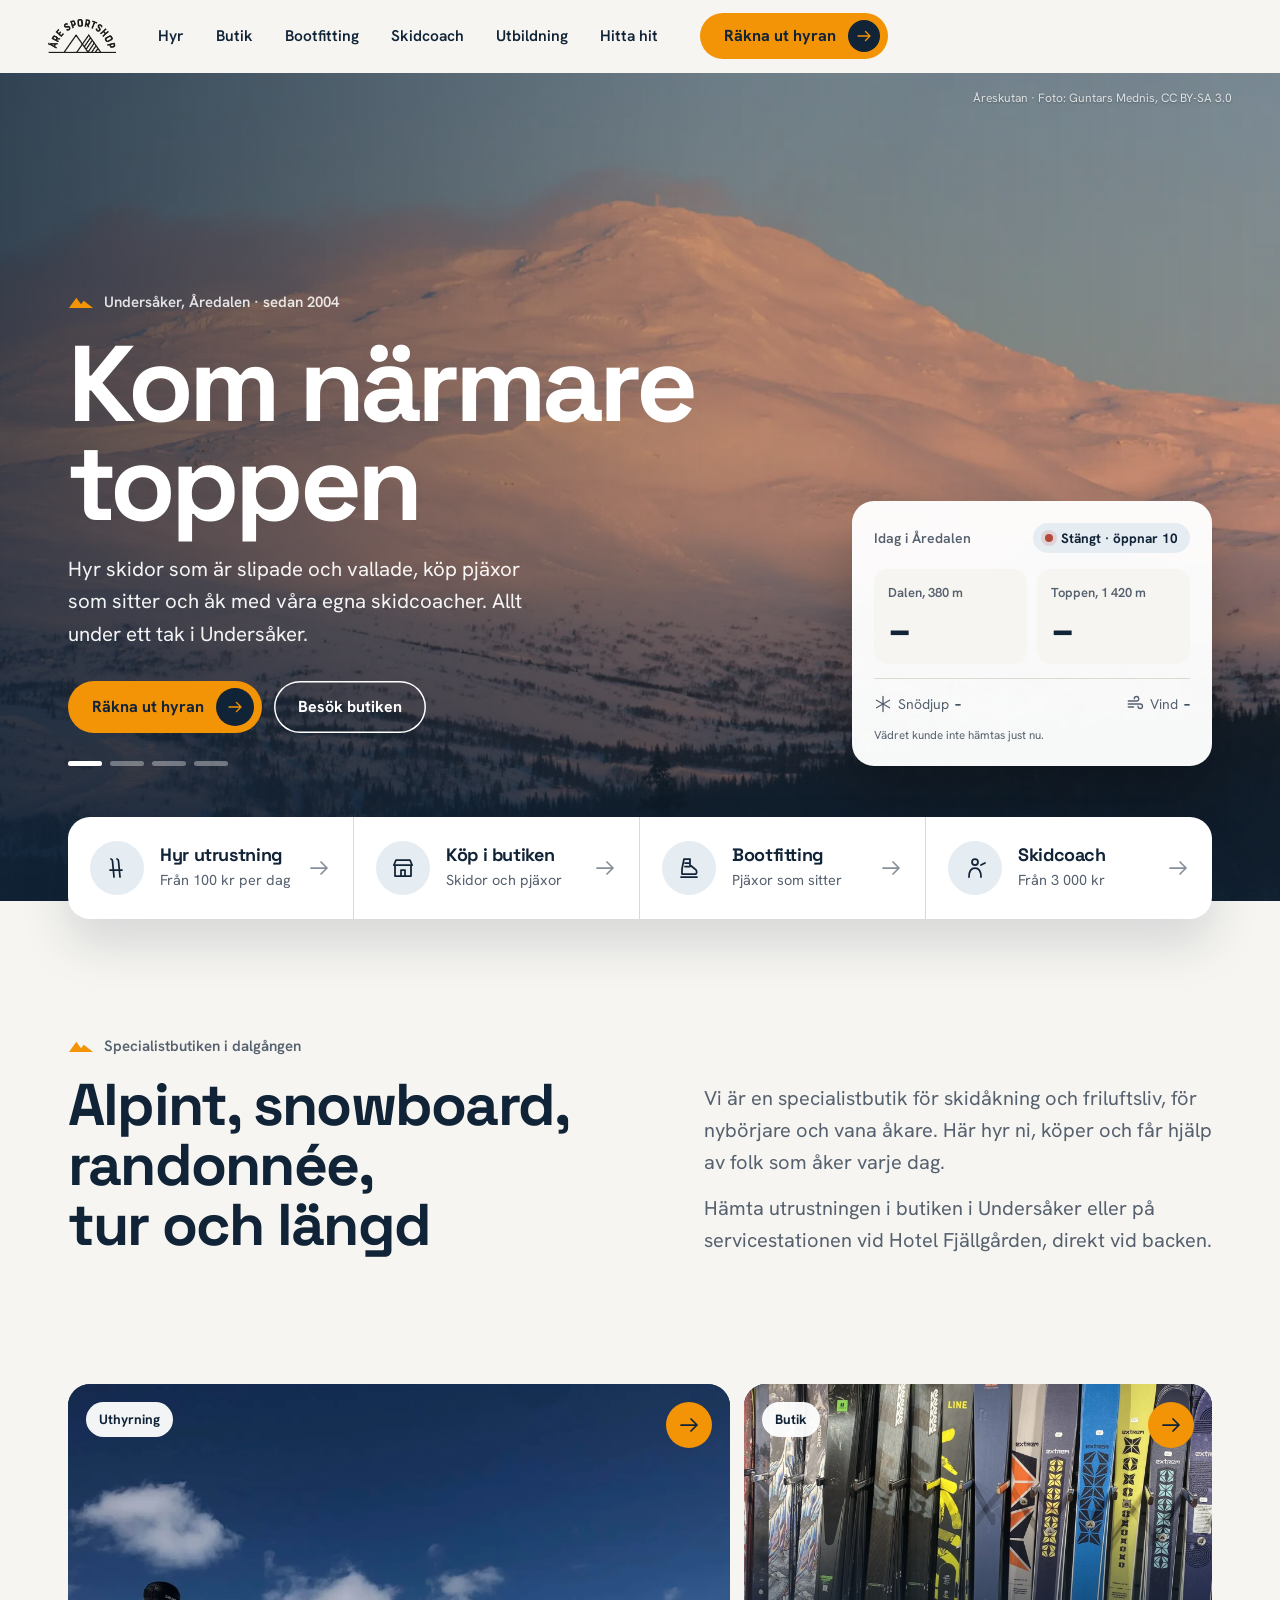
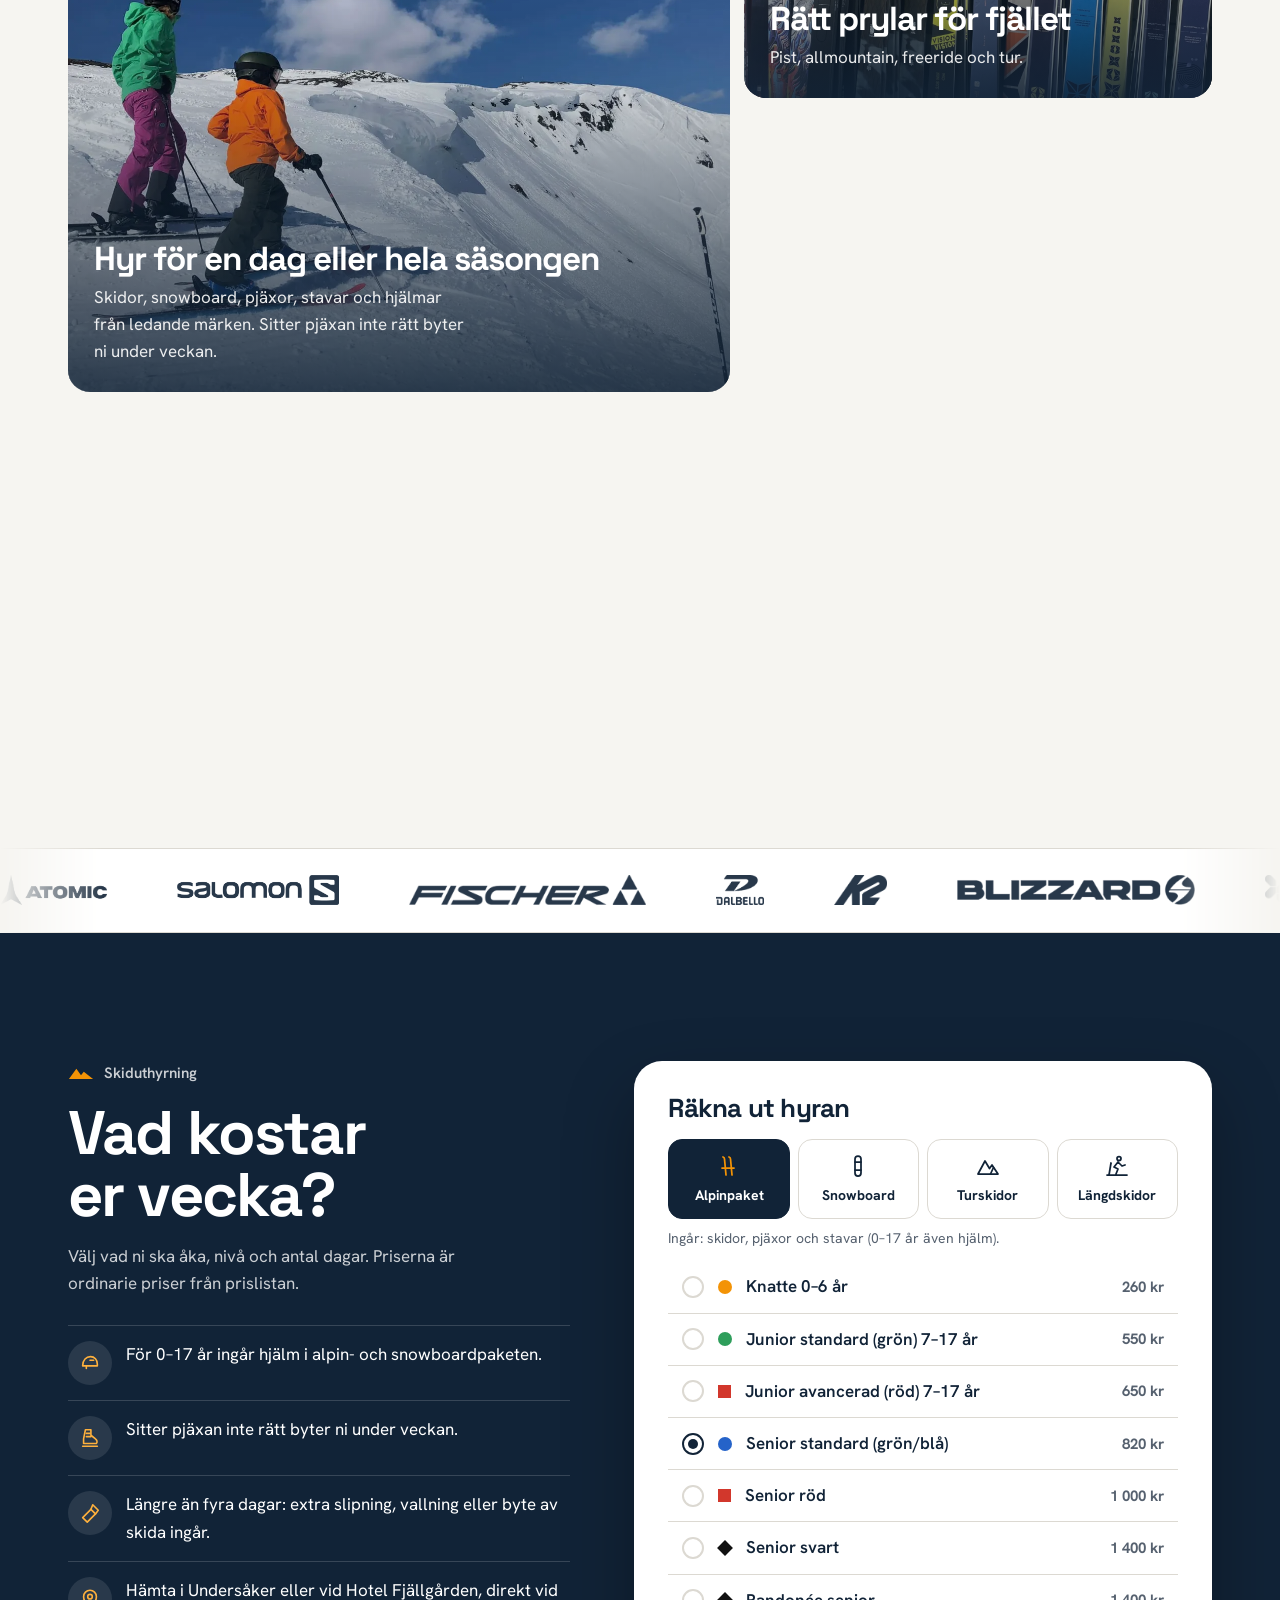
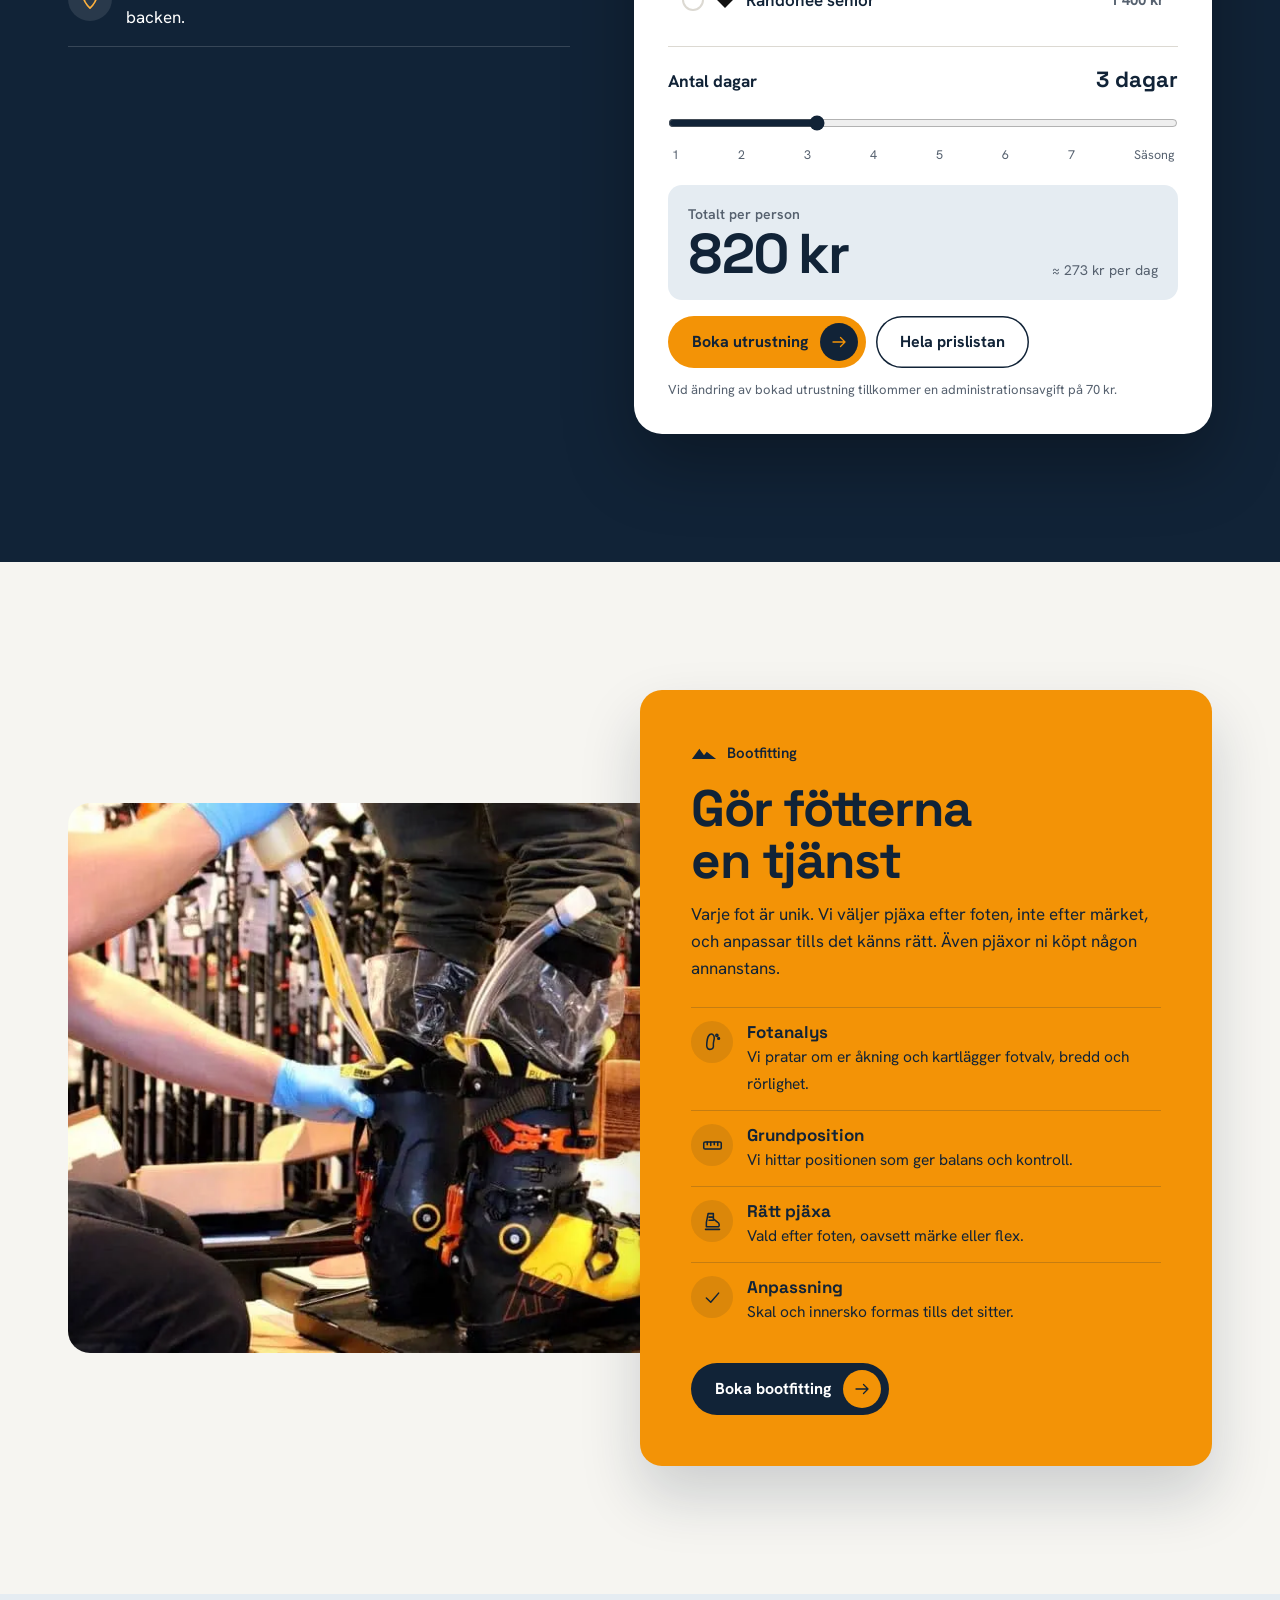
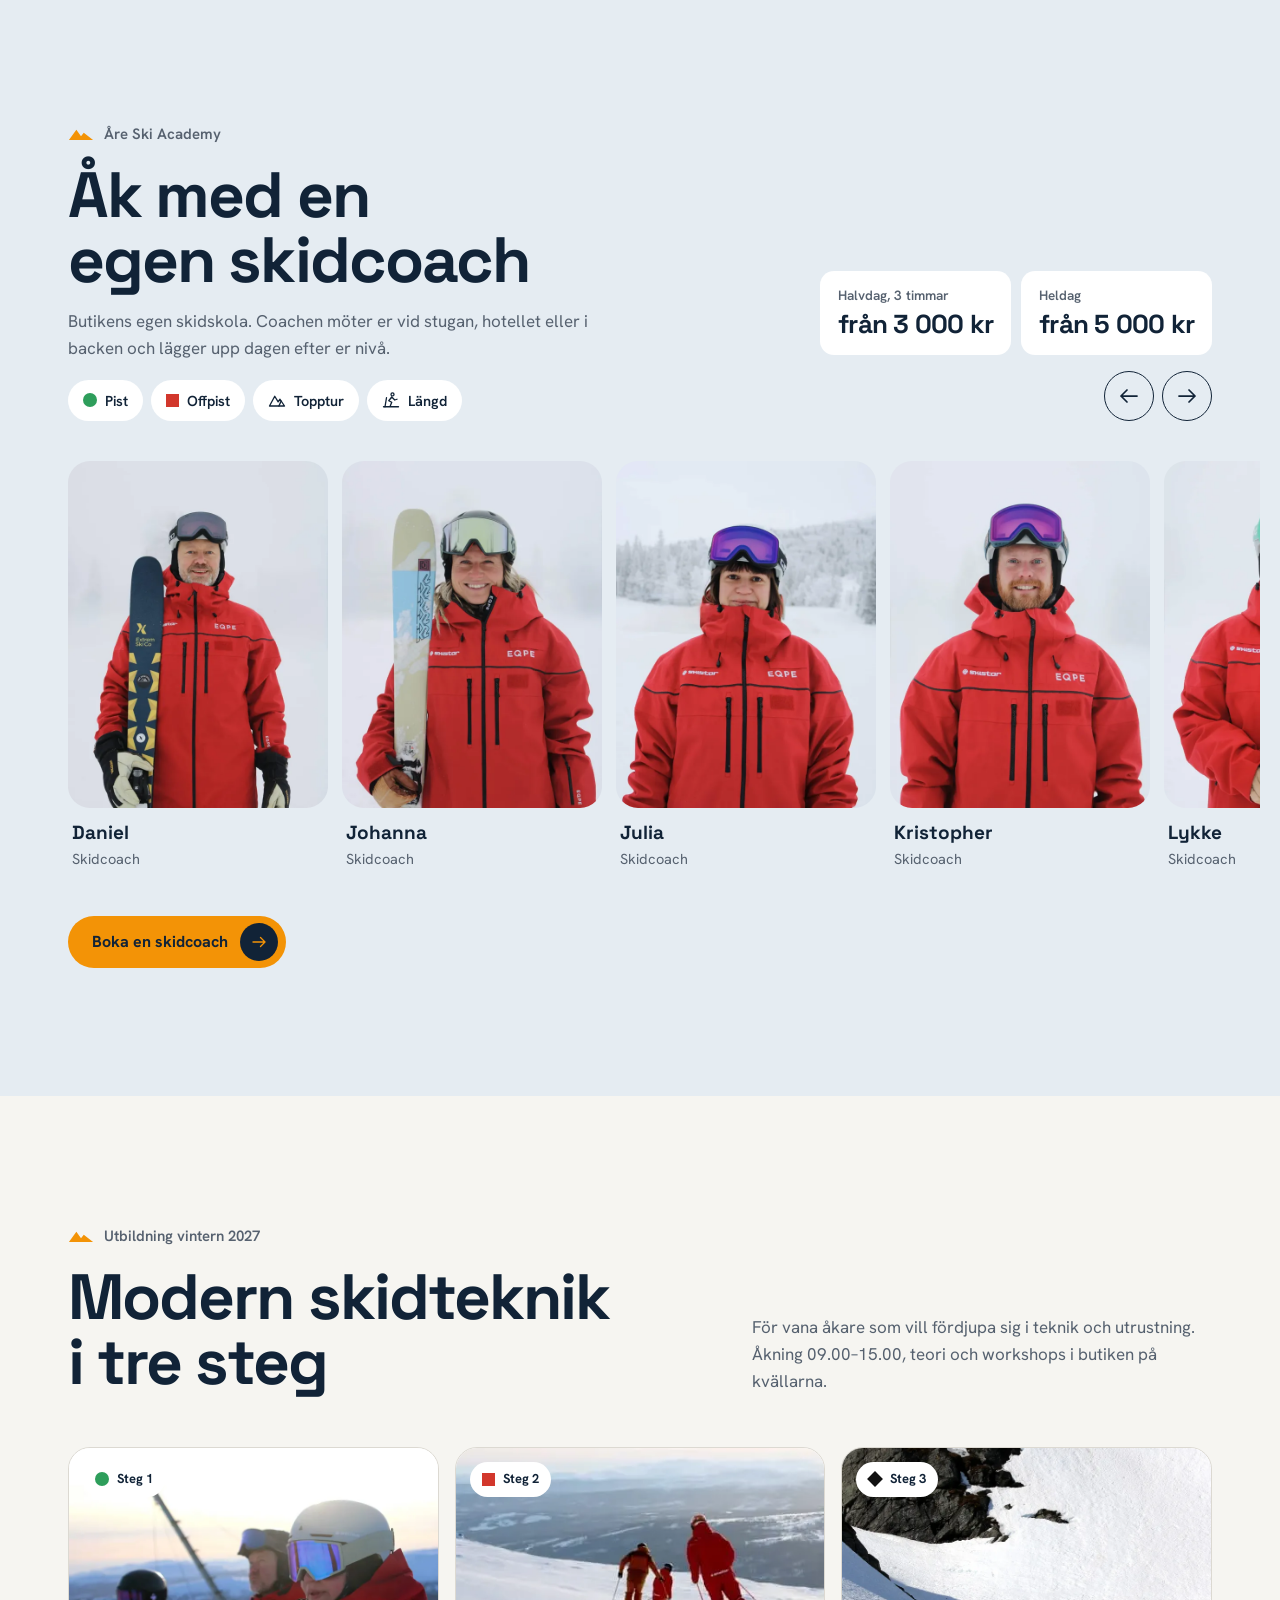
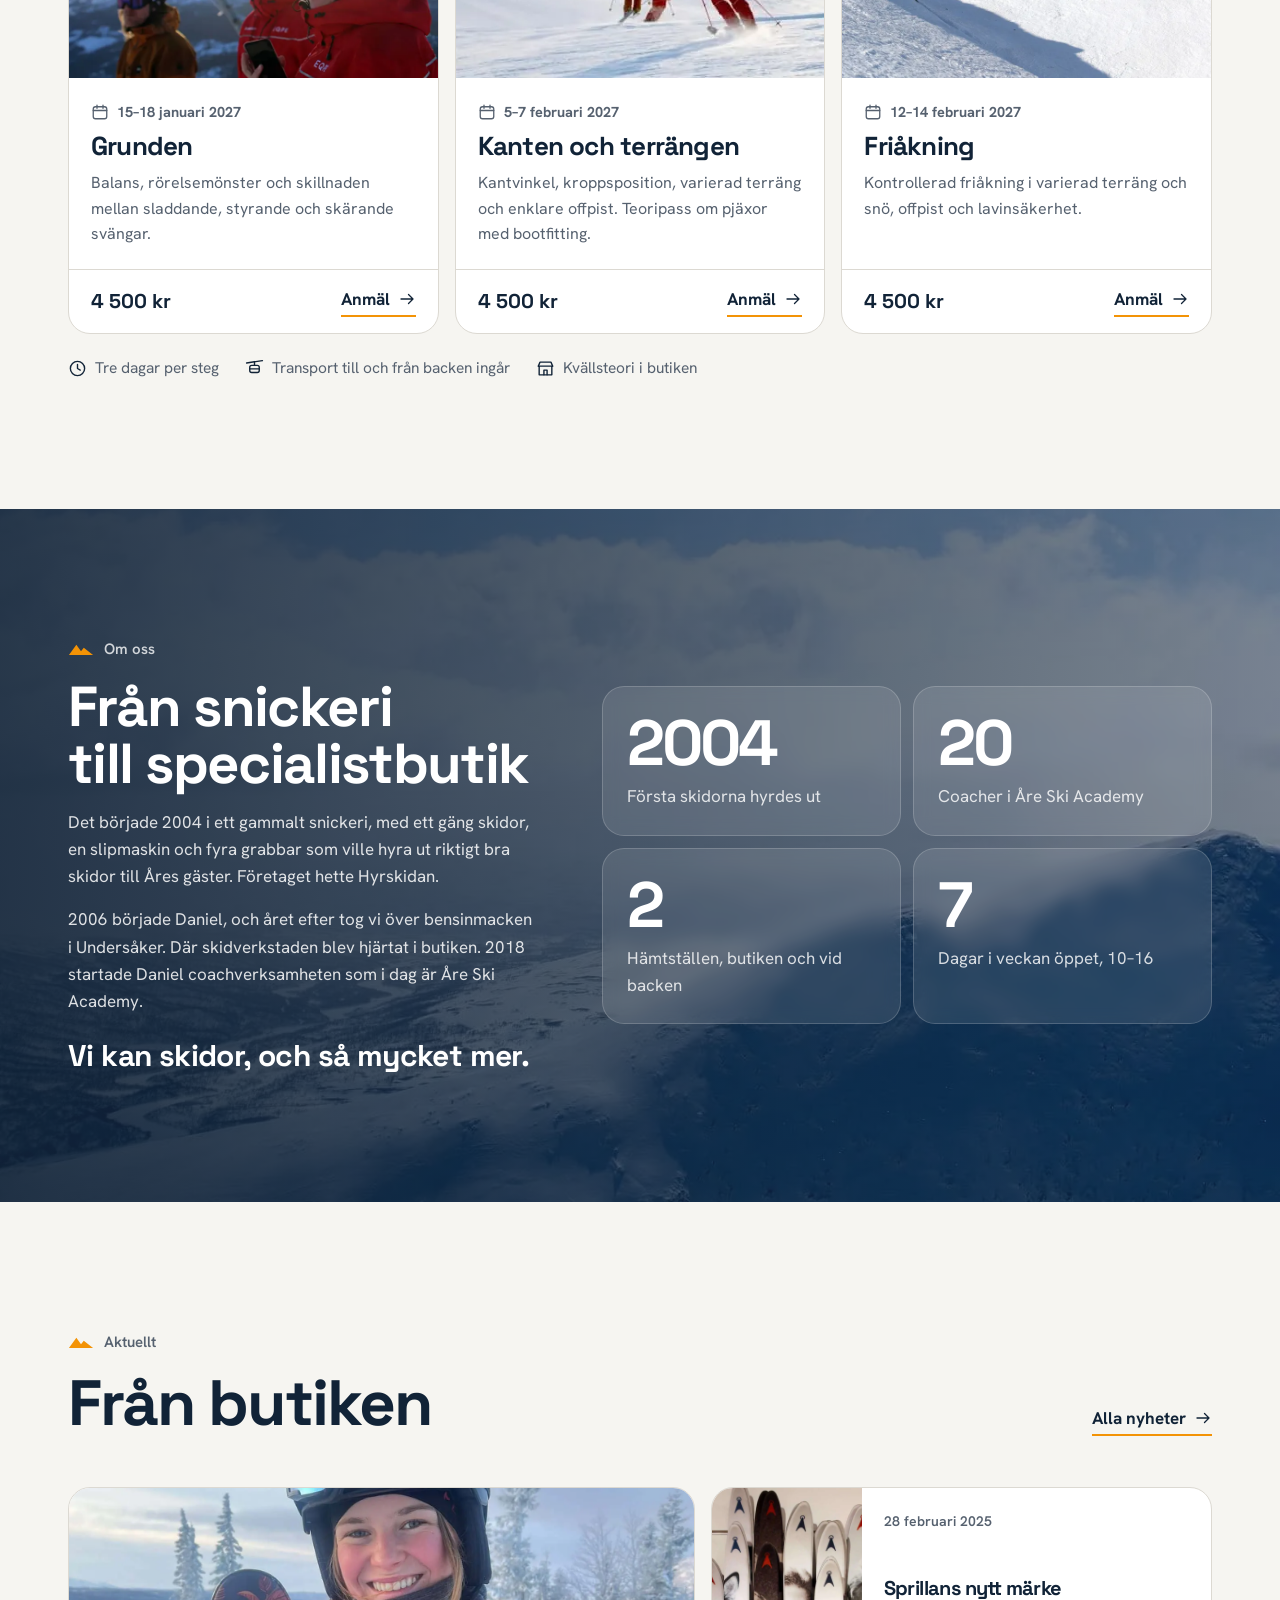
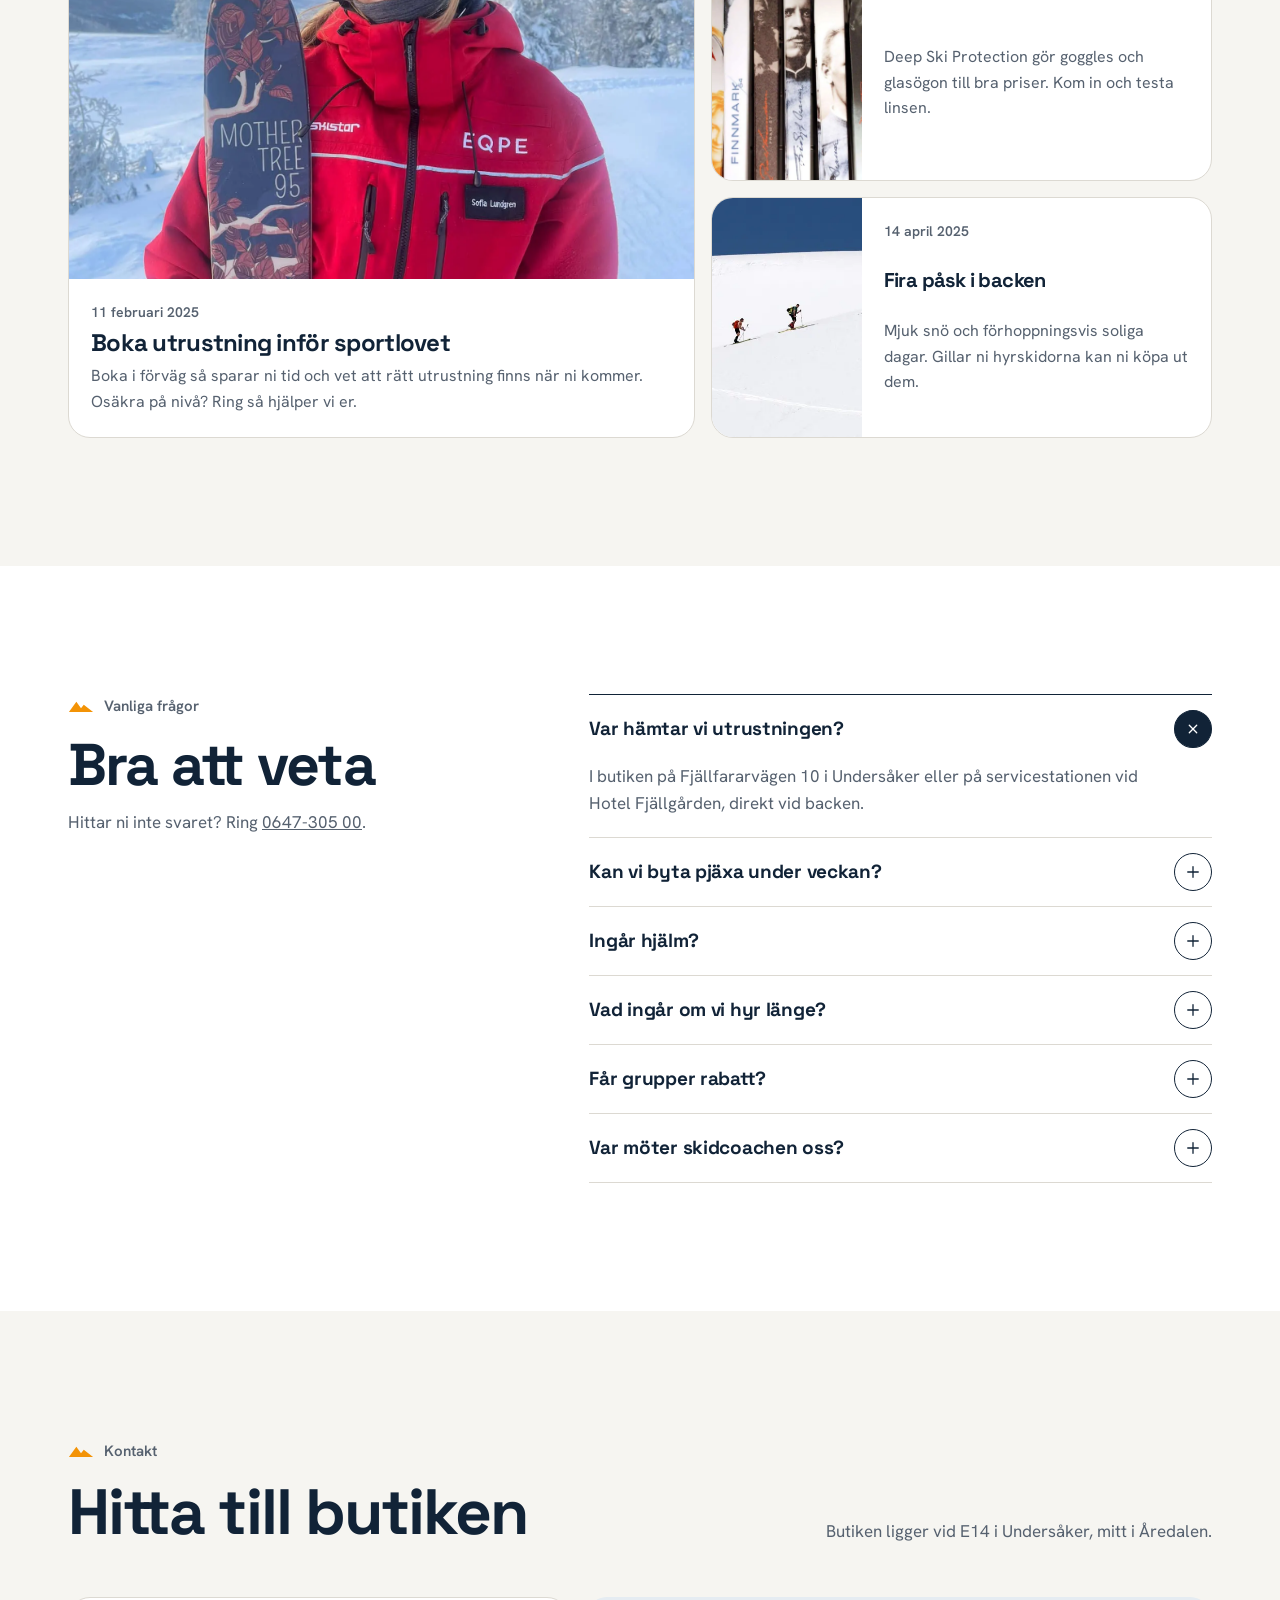
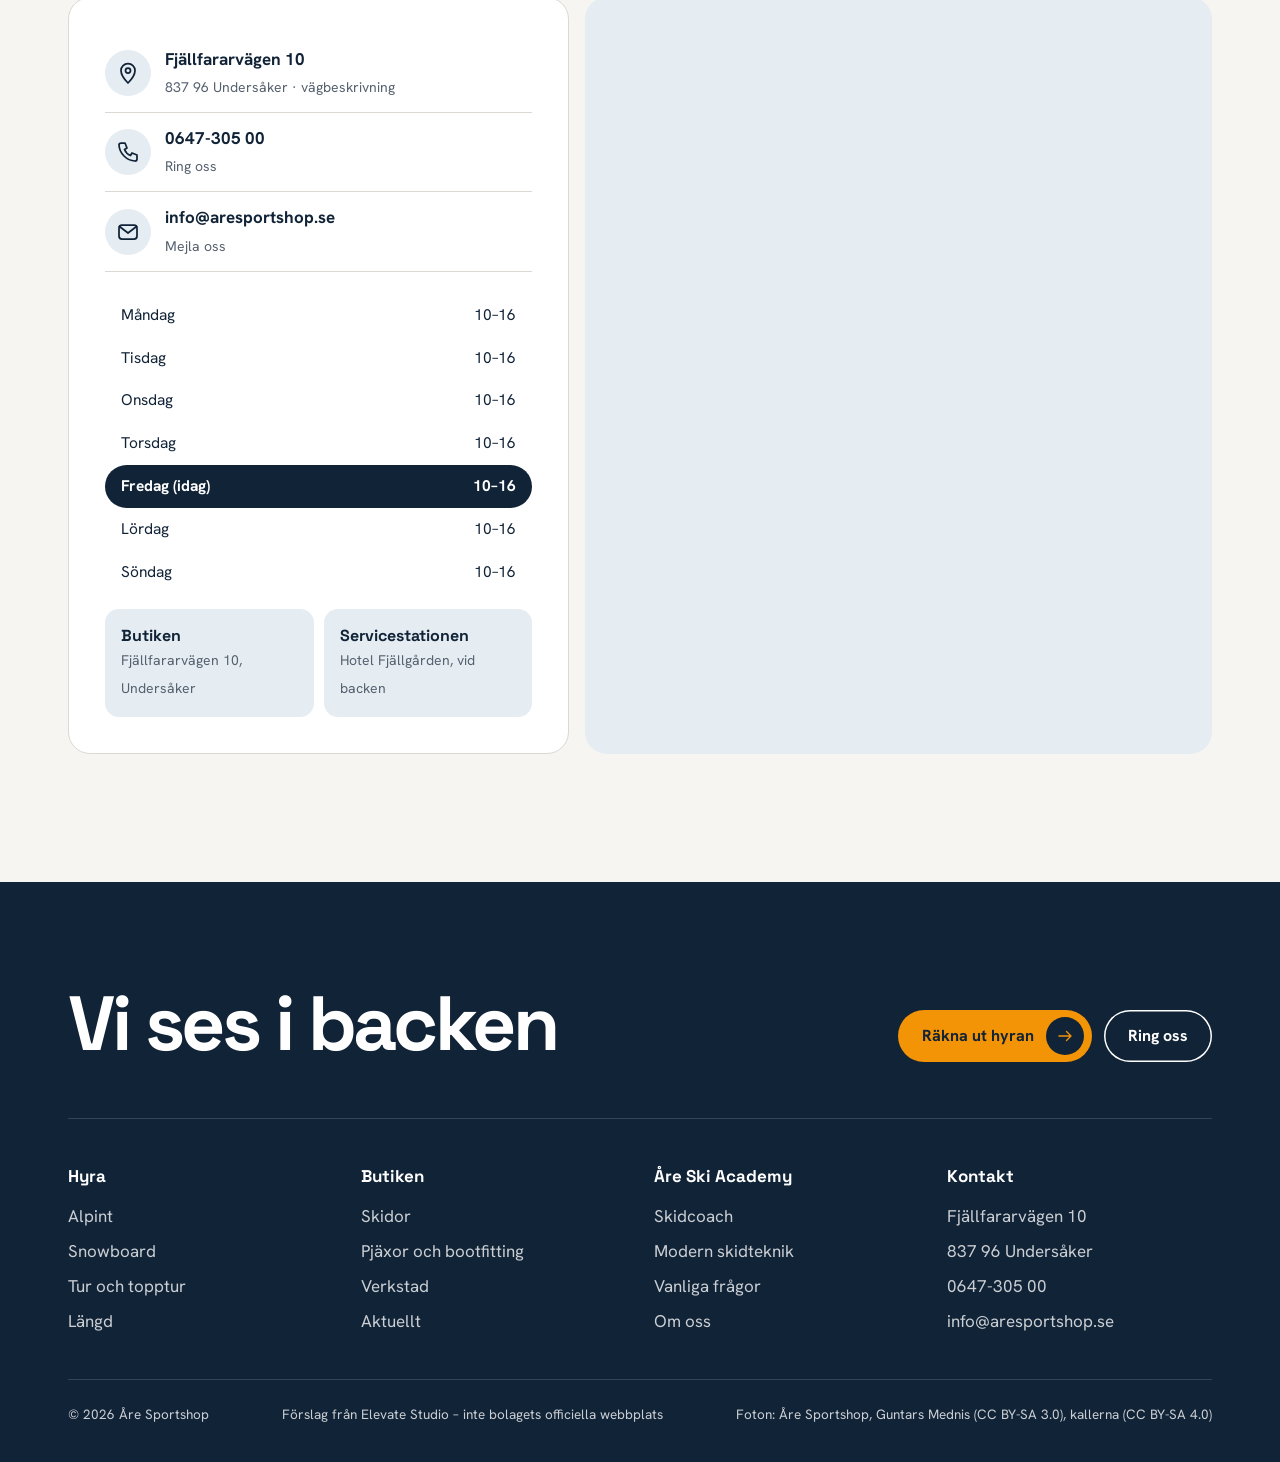
<file: ny/index.html>
<!doctype html>
<html lang="sv">
<head>
<meta charset="utf-8">
<meta name="viewport" content="width=device-width, initial-scale=1, viewport-fit=cover">
<title>Åre Sportshop – skiduthyrning, butik och skidcoacher i Undersåker</title>
<meta name="description" content="Hyr skidor, snowboard och turutrustning, köp pjäxor med bootfitting och åk med Åre Ski Academy. Specialistbutiken i Undersåker, Åredalen, sedan 2004.">
<meta name="robots" content="noindex">
<meta name="theme-color" content="#112337">
<link rel="icon" href="../img/logo-svart.png">
<link rel="preconnect" href="https://fonts.googleapis.com"><link rel="preconnect" href="https://fonts.gstatic.com" crossorigin>
<link href="https://fonts.googleapis.com/css2?family=Space+Grotesk:wght@500;700&family=Hanken+Grotesk:wght@400;500;600;700&display=swap" rel="stylesheet">
<style>
:root{
  --navy:#112337;--navy2:#1B3350;--ink:#112337;--mute:#56616F;--line:#DCD9D2;
  --snow:#F6F5F1;--ice:#E5ECF2;--ice2:#D3DEE8;--orange:#F39306;--orange2:#FFB13D;
  --r:22px;--rs:14px;--pill:999px;
  --h:"Space Grotesk",system-ui,sans-serif;--b:"Hanken Grotesk",system-ui,sans-serif;
  --gut:clamp(16px,4vw,48px);--max:1240px;--nav:72px;
}
*{box-sizing:border-box}
html{scroll-behavior:smooth;-webkit-text-size-adjust:100%}
body{margin:0;background:var(--snow);color:var(--ink);font:400 17px/1.6 var(--b);overflow-x:hidden}
img,video{display:block;max-width:100%}
a{color:inherit}
h1,h2,h3,h4{font-family:var(--h);font-weight:700;letter-spacing:-.03em;line-height:1.02;margin:0;text-wrap:balance}
p{margin:0}
.wrap{max-width:var(--max);margin:0 auto;padding:0 var(--gut)}
.sr{position:absolute;width:1px;height:1px;overflow:hidden;clip:rect(0 0 0 0)}
:focus-visible{outline:3px solid var(--orange);outline-offset:3px;border-radius:6px}
.ic{width:24px;height:24px;fill:none;stroke:currentColor;stroke-width:1.75;stroke-linecap:round;stroke-linejoin:round;flex:none}

/* label with peak mark */
.lab{display:inline-flex;align-items:center;gap:10px;font:600 15px/1 var(--b);color:var(--mute)}
.lab svg{width:26px;height:13px;color:var(--orange)}
.on-dark .lab{color:rgba(255,255,255,.78)}

/* buttons */
.btn{--bg:var(--orange);--fg:var(--navy);display:inline-flex;align-items:center;gap:12px;min-height:52px;padding:0 8px 0 24px;border-radius:var(--pill);background:var(--bg);color:var(--fg);font:700 16px/1 var(--b);text-decoration:none;border:0;cursor:pointer;white-space:nowrap;transition:transform .2s,background .2s}
.btn .ar{width:38px;height:38px;border-radius:var(--pill);background:var(--navy);color:var(--orange);display:grid;place-items:center;overflow:hidden}
.btn .ar svg{width:18px;height:18px;transition:transform .3s}
.btn:hover .ar svg{animation:slide .45s}
@keyframes slide{0%{transform:none}49%{transform:translateX(26px)}50%{transform:translateX(-26px)}100%{transform:none}}
.btn.light{--bg:#fff}
.btn.ghost{background:transparent;color:inherit;box-shadow:inset 0 0 0 1.5px currentColor;padding:0 24px}
.lnk{display:inline-flex;align-items:center;gap:8px;font-weight:700;text-decoration:none;border-bottom:2px solid var(--orange);padding-bottom:2px}
.lnk svg{width:18px;height:18px;transition:transform .25s}.lnk:hover svg{transform:translateX(4px)}

/* nav */
.nav{position:sticky;top:0;z-index:60;height:var(--nav);background:var(--snow);border-bottom:1px solid transparent;transition:border-color .3s,box-shadow .3s;padding-top:env(safe-area-inset-top);box-sizing:content-box}
.nav.sc{border-color:var(--line);box-shadow:0 8px 24px rgba(17,35,55,.06)}
.nav .wrap{height:var(--nav);display:flex;align-items:center;gap:28px;max-width:none}
.nav .logo img{height:34px;width:auto}
.nav ul{display:flex;gap:4px;list-style:none;margin:0 0 0 auto;padding:0}
.nav ul a{display:block;padding:10px 14px;border-radius:var(--pill);text-decoration:none;font-weight:600;font-size:15.5px}
.nav ul a:hover{background:var(--ice)}
.nav .btn{min-height:46px}
.nav .btn .ar{width:32px;height:32px}
.menu-btn{display:none;margin-left:auto;min-height:46px;padding:0 18px;border-radius:var(--pill);border:1.5px solid var(--ink);background:none;font:700 15px var(--b);color:var(--ink);gap:10px;align-items:center}
.drawer{position:fixed;inset:calc(var(--nav) + env(safe-area-inset-top)) 0 auto 0;z-index:59;background:var(--snow);border-bottom:1px solid var(--line);padding:8px var(--gut) 22px;display:none;box-shadow:0 20px 40px rgba(17,35,55,.12)}
.drawer.open{display:block}
.drawer a{display:flex;justify-content:space-between;align-items:center;padding:14px 4px;border-bottom:1px solid var(--line);font:700 20px var(--h);text-decoration:none}
.drawer .btn{margin-top:18px;width:100%;justify-content:space-between}
@media (max-width:980px){.nav ul,.nav .cta{display:none}.menu-btn{display:inline-flex}}

/* hero */
.hero{position:relative;height:calc(100svh - var(--nav) - env(safe-area-inset-top));min-height:600px;color:#fff;overflow:hidden;background:var(--navy);isolation:isolate}
.slides{position:absolute;inset:0;z-index:-2}
.slide{position:absolute;inset:0;opacity:0;transition:opacity 1.6s ease}
.slide.on{opacity:1}
.slide img{width:100%;height:100%;object-fit:cover;transform:scale(1.04)}
.slide.on img{animation:drift 9s ease-out forwards}
@keyframes drift{from{transform:scale(1.12) translateX(1.5%)}to{transform:scale(1.04) translateX(0)}}
.hero::after{content:"";position:absolute;inset:0;z-index:-1;background:linear-gradient(90deg,rgba(17,35,55,.72) 0%,rgba(17,35,55,.25) 55%,rgba(17,35,55,.1) 100%),linear-gradient(0deg,rgba(17,35,55,.75) 0%,transparent 45%)}
.hero .wrap{height:100%;display:grid;grid-template-columns:1fr 360px;gap:40px;align-items:end;padding-bottom:clamp(120px,15vh,150px);max-width:var(--max)}
.hero h1{font-size:clamp(50px,8.4vw,120px);letter-spacing:-.045em;line-height:.92;margin-top:18px}
.hero .lead{font-size:clamp(17px,1.6vw,21px);max-width:44ch;margin-top:20px;opacity:.94}
.hero .acts{display:flex;gap:12px;flex-wrap:wrap;margin-top:30px}
.hero .lab{color:rgba(255,255,255,.85)}
@media (max-width:900px){.hero .wrap{grid-template-columns:1fr;padding-bottom:110px}.hero h1{font-size:clamp(50px,15vw,84px)}}
#liveslot{display:none}
@media (max-width:900px){#liveslot{display:block;padding-top:16px}#liveslot .live{box-shadow:none;border:1px solid var(--line)}}
.credit{position:absolute;right:var(--gut);top:16px;font-size:12px;opacity:.75;z-index:3;text-shadow:0 1px 2px rgba(0,0,0,.4)}
.credit a{text-decoration:none}
.dots{display:flex;gap:8px;margin-top:28px}
.dots button{width:34px;height:5px;border-radius:9px;border:0;background:rgba(255,255,255,.35);padding:0;cursor:pointer;position:relative;overflow:hidden}
.dots button.on::after{content:"";position:absolute;inset:0;background:#fff;transform-origin:left;animation:bar 7s linear forwards}
@keyframes bar{from{transform:scaleX(0)}to{transform:scaleX(1)}}

/* live card (koncern KPI card) */
.live{background:rgba(255,255,255,.97);color:var(--ink);border-radius:var(--r);padding:22px;box-shadow:0 30px 60px rgba(0,0,0,.25)}
.live .top{display:flex;justify-content:space-between;align-items:center;gap:10px;font:600 14px var(--b);color:var(--mute)}
.open{display:inline-flex;align-items:center;gap:8px;padding:6px 12px;border-radius:var(--pill);background:var(--ice);color:var(--ink);font-weight:700;font-size:13.5px}
.open i{width:8px;height:8px;border-radius:50%;background:#2E9E5B;box-shadow:0 0 0 4px rgba(46,158,91,.18)}
.open.closed i{background:#B4483A;box-shadow:0 0 0 4px rgba(180,72,58,.15)}
.temps{display:grid;grid-template-columns:1fr 1fr;gap:10px;margin-top:16px}
.temps div{background:var(--snow);border-radius:var(--rs);padding:14px}
.temps small{display:block;font-size:13px;color:var(--mute);font-weight:600}
.temps b{display:block;font:700 40px/1 var(--h);letter-spacing:-.04em;margin-top:6px}
.wx{display:flex;justify-content:space-between;gap:10px;margin-top:14px;padding-top:14px;border-top:1px solid var(--line);font-size:14px}
.wx span{display:flex;align-items:center;gap:6px;color:var(--mute)}
.wx b{color:var(--ink)}
.live .src{font-size:11.5px;color:var(--mute);margin-top:10px}

/* quick doors overlapping hero */
.doors{position:relative;z-index:5;margin-top:-84px}
.doors .row{display:grid;grid-template-columns:repeat(4,1fr);background:#fff;border-radius:var(--r);box-shadow:0 24px 50px rgba(17,35,55,.14);overflow:hidden}
.door{display:flex;align-items:center;gap:16px;padding:24px 22px;text-decoration:none;border-right:1px solid var(--line);transition:background .25s}
.door:last-child{border:0}
.door:hover{background:var(--ice)}
.chip{width:54px;height:54px;border-radius:var(--pill);background:var(--ice);display:grid;place-items:center;flex:none;transition:background .25s,color .25s}
.door:hover .chip{background:var(--navy);color:var(--orange)}
.door b{display:block;font:700 18px/1.15 var(--h);letter-spacing:-.02em}
.door small{display:block;color:var(--mute);font-size:14.5px;margin-top:3px}
.door .go{margin-left:auto;opacity:.5;transition:transform .25s,opacity .25s}
.door:hover .go{transform:translateX(4px);opacity:1}
@media (max-width:980px){.doors .row{grid-template-columns:1fr 1fr}.door:nth-child(2){border-right:0}.door:nth-child(-n+2){border-bottom:1px solid var(--line)}}
@media (max-width:560px){.doors{margin-top:-60px}.doors .row{grid-template-columns:1fr}.door{border-right:0;border-bottom:1px solid var(--line);padding:18px}.door .go{display:none}}

/* sections */
.sec{padding:clamp(80px,10vw,140px) 0}
.head{display:flex;justify-content:space-between;align-items:end;gap:24px;flex-wrap:wrap;margin-bottom:clamp(30px,4vw,52px)}
.head h2{font-size:clamp(36px,5vw,66px);margin-top:14px;max-width:16ch}
.head p{max-width:46ch;color:var(--mute);margin-top:14px}
.on-dark .head p{color:rgba(255,255,255,.75)}

/* intro */
.intro{padding-top:clamp(80px,9vw,120px)}
.intro .grid{display:grid;grid-template-columns:1.1fr 1fr;gap:clamp(30px,6vw,90px);align-items:end}
.intro h2{font-size:clamp(34px,4.6vw,60px)}
.intro p{font-size:clamp(18px,1.6vw,20px);color:var(--mute)}
.intro p+p{margin-top:14px}
@media (max-width:860px){.intro .grid{grid-template-columns:1fr}}

/* bento: allt under ett tak */
.bento{display:grid;grid-template-columns:repeat(12,1fr);grid-auto-rows:minmax(150px,auto);gap:14px}
.tile{position:relative;border-radius:var(--r);overflow:hidden;color:#fff;display:flex;flex-direction:column;justify-content:flex-end;text-decoration:none;min-height:280px;background:var(--navy)}
.tile img,.tile video{position:absolute;inset:0;width:100%;height:100%;object-fit:cover;transition:transform .9s cubic-bezier(.2,.7,.2,1)}
.tile:hover img{transform:scale(1.06)}
.tile::after{content:"";position:absolute;inset:0;background:linear-gradient(180deg,transparent 35%,rgba(17,35,55,.88))}
.tile .t{position:relative;z-index:2;padding:26px;display:grid;gap:8px}
.tile h3{font-size:clamp(26px,2.6vw,36px)}
.tile p{opacity:.9;max-width:38ch}
.tile .tag{position:absolute;left:18px;top:18px;z-index:2;background:rgba(255,255,255,.95);color:var(--ink);font-weight:700;font-size:13.5px;padding:7px 13px;border-radius:var(--pill)}
.tile .arw{position:absolute;right:18px;top:18px;z-index:2;width:46px;height:46px;border-radius:var(--pill);background:var(--orange);color:var(--navy);display:grid;place-items:center;transition:transform .3s}
.tile:hover .arw{transform:rotate(-45deg)}
.t-a{grid-column:span 7;grid-row:span 3}
.t-b{grid-column:span 5;grid-row:span 2}
.t-c{grid-column:span 5;grid-row:span 1;background:var(--orange);color:var(--navy)}
.t-c::after{display:none}
.t-c .t{height:100%;justify-content:space-between;display:flex;flex-direction:column;gap:14px}
.t-c .arw{background:var(--navy);color:var(--orange)}
.t-d{grid-column:span 4;grid-row:span 2}
.t-e{grid-column:span 4;grid-row:span 2}
.t-f{grid-column:span 4;grid-row:span 2;background:var(--ice);color:var(--ink)}
.t-f::after{display:none}
@media (max-width:980px){.t-a,.t-b,.t-c,.t-d,.t-e,.t-f{grid-column:span 6;grid-row:auto}.t-a{grid-column:span 12}}
@media (max-width:600px){.bento>*{grid-column:span 12!important}.tile{min-height:300px}.t-c{min-height:0}}

/* marquee */
.marq{overflow:hidden;border-block:1px solid var(--line);padding:26px 0;background:#fff;-webkit-mask:linear-gradient(90deg,transparent,#000 8%,#000 92%,transparent);mask:linear-gradient(90deg,transparent,#000 8%,#000 92%,transparent)}
.marq .tr{display:flex;gap:70px;width:max-content;animation:marq 38s linear infinite;align-items:center}
.marq img{height:30px;width:auto;opacity:.9}
.marq span{font:700 24px var(--h);letter-spacing:-.02em;white-space:nowrap;color:var(--navy)}
@keyframes marq{to{transform:translateX(-50%)}}

/* rent calculator */
.rent{background:var(--navy);color:#fff;position:relative;overflow:hidden}
.rent .grid{display:grid;grid-template-columns:1fr 1.15fr;gap:clamp(30px,5vw,70px);align-items:start}
@media (max-width:920px){.rent .grid{grid-template-columns:1fr}}
.rent .facts{list-style:none;padding:0;margin:28px 0 0;display:grid;gap:0}
.rent .facts li{display:flex;gap:14px;align-items:flex-start;padding:15px 0;border-top:1px solid rgba(255,255,255,.16)}
.rent .facts li:last-child{border-bottom:1px solid rgba(255,255,255,.16)}
.rent .facts .chip{width:44px;height:44px;background:rgba(255,255,255,.1);color:var(--orange2)}
.rent .facts .ic{width:22px;height:22px}
.calc{background:#fff;color:var(--ink);border-radius:calc(var(--r) + 6px);padding:clamp(20px,3vw,34px);box-shadow:0 30px 70px rgba(0,0,0,.3)}
.calc h3{font-size:26px}
.sports{display:grid;grid-template-columns:repeat(4,1fr);gap:8px;margin:18px 0 8px}
.sports button{display:grid;justify-items:center;gap:8px;padding:14px 6px;border-radius:var(--rs);border:1.5px solid var(--line);background:#fff;font:700 14px var(--b);color:var(--ink);cursor:pointer;transition:all .2s}
.sports button[aria-pressed=true]{background:var(--navy);border-color:var(--navy);color:#fff}
.sports button[aria-pressed=true] .ic{color:var(--orange)}
@media (max-width:420px){.sports{grid-template-columns:1fr 1fr}}
.lvls{list-style:none;padding:0;margin:12px 0 0}
.lvls label{display:flex;align-items:center;gap:14px;padding:12px 14px;border-radius:var(--rs);cursor:pointer;transition:background .2s}
.lvls label:hover{background:var(--snow)}
.lvls input{position:absolute;opacity:0}
.lvls .rd{width:22px;height:22px;border-radius:50%;border:2px solid var(--line);flex:none;display:grid;place-items:center}
.lvls input:checked+.rd{border-color:var(--navy)}
.lvls input:checked+.rd::after{content:"";width:10px;height:10px;border-radius:50%;background:var(--navy)}
.lvls input:focus-visible+.rd{outline:3px solid var(--orange);outline-offset:2px}
.lvls .nm{flex:1;font-weight:600}
.lvls .pr{font-weight:700;font-variant-numeric:tabular-nums;color:var(--mute);font-size:15px}
.lvls li+li{border-top:1px solid var(--line)}
.piste{width:14px;height:14px;flex:none;display:inline-block}
.p-g{background:#2E9E5B;border-radius:50%}
.p-b{background:#2563C9;border-radius:50%}
.p-r{background:#D2372C;width:13px;height:13px}
.p-s{background:#111;transform:rotate(45deg) scale(.8)}
.p-k{background:var(--orange);border-radius:50%}
.days{margin-top:20px;padding-top:18px;border-top:1px solid var(--line)}
.days .r{display:flex;justify-content:space-between;align-items:baseline;font-weight:700}
.days output{font:700 22px var(--h)}
input[type=range]{width:100%;margin:14px 0 4px;accent-color:var(--navy);height:28px}
.ticks{display:flex;justify-content:space-between;font-size:12.5px;color:var(--mute);padding:0 4px}
.sum{display:flex;justify-content:space-between;align-items:end;gap:14px;margin-top:20px;padding:18px 20px;border-radius:var(--rs);background:var(--ice);flex-wrap:wrap}
.sum small{display:block;color:var(--mute);font-weight:600;font-size:14px}
.sum b{font:700 clamp(40px,5vw,56px)/1 var(--h);letter-spacing:-.04em;font-variant-numeric:tabular-nums}
.sum .pp{font-size:14px;color:var(--mute)}
.calc .note{font-size:13px;color:var(--mute);margin-top:12px}
.calc .acts{display:flex;gap:10px;flex-wrap:wrap;margin-top:16px}

/* bootfitting: image + color panel overlap */
.bf .wrap{position:relative;display:grid;grid-template-columns:repeat(12,1fr);align-items:center}
.bf .media{grid-column:1/8;grid-row:1;border-radius:var(--r);overflow:hidden;aspect-ratio:4/3.3;background:var(--navy);position:relative}
.bf .media video,.bf .media img{width:100%;height:100%;object-fit:cover}
.bf .panel{grid-column:7/13;grid-row:1;background:var(--orange);color:var(--navy);border-radius:var(--r);padding:clamp(28px,4vw,52px);position:relative;z-index:2;box-shadow:0 30px 60px rgba(17,35,55,.18)}
.bf .panel h2{font-size:clamp(34px,4vw,54px);margin-top:14px}
.bf .panel .lab{color:var(--navy)}
.bf .panel .lab svg{color:var(--navy)}
.steps{list-style:none;padding:0;margin:24px 0 0;counter-reset:s}
.steps li{display:flex;gap:14px;align-items:flex-start;padding:13px 0;border-top:1.5px solid rgba(17,35,55,.2)}
.steps .chip{width:42px;height:42px;background:rgba(17,35,55,.1)}
.steps .ic{width:21px;height:21px}
.steps b{display:block;font:700 17px var(--h)}
.steps span{font-size:15.5px}
.bf .btn{--bg:var(--navy);--fg:#fff;margin-top:24px}
.bf .btn .ar{background:var(--orange);color:var(--navy)}
@media (max-width:900px){.bf .media{grid-column:1/-1;aspect-ratio:4/3}.bf .panel{grid-column:1/-1;grid-row:2;margin:-60px 14px 0}}

/* coaches */
.coach{background:var(--ice)}
.coach .top{display:grid;grid-template-columns:1fr auto;gap:30px;align-items:end;margin-bottom:36px}
.coach .price{display:flex;gap:10px;flex-wrap:wrap}
.coach .price div{background:#fff;border-radius:var(--rs);padding:14px 18px;min-width:150px}
.coach .price small{display:block;color:var(--mute);font-weight:600;font-size:13.5px}
.coach .price b{font:700 26px var(--h);letter-spacing:-.03em}
@media (max-width:860px){.coach .top{grid-template-columns:1fr}}
.rail{display:flex;gap:14px;overflow-x:auto;scroll-snap-type:x mandatory;padding:4px var(--gut) 18px;margin:0 calc(var(--gut) * -1);scrollbar-width:none;scroll-padding:var(--gut)}
.rail::-webkit-scrollbar{display:none}
.rail figure{margin:0;flex:0 0 clamp(200px,21vw,260px);scroll-snap-align:start}
.rail .ph{aspect-ratio:3/4;border-radius:var(--r);overflow:hidden;background:var(--ice2)}
.rail .ph img{width:100%;height:100%;object-fit:cover;transition:transform .8s}
.rail figure:hover img{transform:scale(1.05)}
.rail figcaption{padding:12px 4px 0}
.rail figcaption b{display:block;font:700 19px var(--h)}
.rail figcaption span{font-size:14.5px;color:var(--mute)}
.railnav{display:flex;gap:8px}
.railnav button{width:50px;height:50px;border-radius:var(--pill);border:1.5px solid var(--ink);background:transparent;cursor:pointer;display:grid;place-items:center;color:var(--ink)}
.railnav button:hover{background:var(--navy);color:#fff;border-color:var(--navy)}
.terr{display:flex;flex-wrap:wrap;gap:8px;margin-top:18px}
.terr span{display:inline-flex;gap:8px;align-items:center;padding:9px 15px;border-radius:var(--pill);background:#fff;font-weight:600;font-size:14.5px}
.terr .ic{width:18px;height:18px}

/* courses (koncern project cards w/ status) */
.courses{display:grid;grid-template-columns:repeat(3,1fr);gap:16px}
@media (max-width:900px){.courses{grid-template-columns:1fr}}
.course{background:#fff;border-radius:var(--r);overflow:hidden;display:flex;flex-direction:column;border:1px solid var(--line);transition:transform .3s,box-shadow .3s}
.course:hover{transform:translateY(-4px);box-shadow:0 24px 44px rgba(17,35,55,.1)}
.course .ph{aspect-ratio:16/10;position:relative;overflow:hidden}
.course .ph img{width:100%;height:100%;object-fit:cover;transition:transform .8s}
.course:hover .ph img{transform:scale(1.05)}
.status{position:absolute;left:14px;top:14px;background:#fff;color:var(--ink);font-weight:700;font-size:13px;padding:7px 12px;border-radius:var(--pill);display:inline-flex;gap:8px;align-items:center}
.course .bd{padding:22px;display:grid;gap:10px;flex:1;align-content:start}
.course .when{display:flex;gap:8px;align-items:center;font-weight:700;color:var(--mute);font-size:14.5px}
.course .when .ic{width:18px;height:18px}
.course h3{font-size:26px}
.course p{color:var(--mute);font-size:16px}
.course .ft{display:flex;justify-content:space-between;align-items:center;padding:16px 22px;border-top:1px solid var(--line);font-weight:700}
.course .ft span{font:700 20px var(--h)}
.cinfo{display:flex;flex-wrap:wrap;gap:10px 26px;margin-top:22px;color:var(--mute);font-size:15.5px}
.cinfo span{display:inline-flex;gap:8px;align-items:center}
.cinfo .ic{width:19px;height:19px;color:var(--ink)}

/* numbers over image (koncern siffror: bild) */
.nums{position:relative;color:#fff;overflow:hidden;isolation:isolate}
.nums>img{position:absolute;inset:0;width:100%;height:100%;object-fit:cover;z-index:-2}
.nums::after{content:"";position:absolute;inset:0;z-index:-1;background:linear-gradient(90deg,rgba(17,35,55,.9),rgba(17,35,55,.55))}
.nums .grid{display:grid;grid-template-columns:1fr 1.3fr;gap:clamp(30px,5vw,80px);align-items:center}
.nums h2{font-size:clamp(34px,4.4vw,58px);margin-top:14px}
.nums .prose p{color:rgba(255,255,255,.85);margin-top:16px;max-width:52ch}
.nums .q{font:700 clamp(22px,2.4vw,30px)/1.15 var(--h);letter-spacing:-.02em;margin-top:24px;color:#fff}
.ng{display:grid;grid-template-columns:1fr 1fr;gap:12px}
.ng div{background:rgba(255,255,255,.1);backdrop-filter:blur(8px);-webkit-backdrop-filter:blur(8px);border:1px solid rgba(255,255,255,.18);border-radius:var(--r);padding:24px}
.ng b{display:block;font:700 clamp(44px,5vw,68px)/1 var(--h);letter-spacing:-.045em}
.ng span{display:block;margin-top:8px;color:rgba(255,255,255,.82)}
@media (max-width:900px){.nums .grid{grid-template-columns:1fr}}
.cr{position:absolute;right:12px;bottom:10px;font-size:11.5px;opacity:.75;z-index:2;color:#fff}

/* news */
.news{display:grid;grid-template-columns:1.25fr 1fr;gap:16px}
.news .side{display:grid;gap:16px}
@media (max-width:860px){.news{grid-template-columns:1fr}}
.post{display:grid;text-decoration:none;background:#fff;border-radius:var(--r);overflow:hidden;border:1px solid var(--line)}
.post .ph{overflow:hidden;aspect-ratio:16/10}
.post .ph img{width:100%;height:100%;object-fit:cover;transition:transform .8s}
.post:hover .ph img{transform:scale(1.05)}
.post .bd{padding:22px;display:grid;gap:8px}
.post time{font-size:14px;font-weight:600;color:var(--mute)}
.post h3{font-size:24px}
.post p{color:var(--mute);font-size:16px}
.post.sm{grid-template-columns:150px 1fr}
.post.sm .ph{aspect-ratio:auto;height:100%}
.post.sm h3{font-size:20px}
@media (max-width:480px){.post.sm{grid-template-columns:1fr}.post.sm .ph{aspect-ratio:16/9}}

/* faq */
.faq .grid{display:grid;grid-template-columns:1fr 1.4fr;gap:clamp(30px,6vw,90px)}
@media (max-width:860px){.faq .grid{grid-template-columns:1fr}}
details{border-bottom:1px solid var(--line)}
details:first-of-type{border-top:1px solid var(--ink)}
summary{display:flex;justify-content:space-between;align-items:center;gap:16px;min-height:68px;cursor:pointer;font:700 19px/1.25 var(--h);list-style:none;letter-spacing:-.015em}
summary::-webkit-details-marker{display:none}
summary .pm{width:38px;height:38px;border-radius:var(--pill);border:1.5px solid currentColor;display:grid;place-items:center;flex:none;transition:transform .3s,background .3s}
details[open] summary .pm{transform:rotate(45deg);background:var(--navy);color:#fff;border-color:var(--navy)}
details p{padding:0 50px 20px 0;color:var(--mute)}

/* contact */
.contact .grid{display:grid;grid-template-columns:1fr 1.25fr;gap:16px}
@media (max-width:900px){.contact .grid{grid-template-columns:1fr}}
.cbox{background:#fff;border-radius:var(--r);padding:clamp(24px,3vw,36px);border:1px solid var(--line)}
.cbox h3{font-size:22px;margin-bottom:12px}
.cl{display:flex;gap:14px;align-items:center;padding:12px 0;border-bottom:1px solid var(--line);text-decoration:none}
.cl .chip{width:46px;height:46px}
.cl b{display:block;font-weight:700;font-size:17px}
.cl small{color:var(--mute);font-size:14px}
.hours{list-style:none;padding:0;margin:22px 0 0}
.hours li{display:flex;justify-content:space-between;padding:9px 16px;border-radius:var(--pill);font-size:15.5px}
.hours li.today{background:var(--navy);color:#fff;font-weight:700}
.map{border-radius:var(--r);overflow:hidden;min-height:440px;background:var(--ice)}
.map iframe{width:100%;height:100%;min-height:440px;border:0;display:block}
.pick{display:grid;grid-template-columns:1fr 1fr;gap:10px;margin-top:16px}
.pick div{background:var(--ice);border-radius:var(--rs);padding:16px}
.pick b{display:block;font:700 16px var(--h)}
.pick span{font-size:14px;color:var(--mute)}
@media (max-width:420px){.pick{grid-template-columns:1fr}}

/* footer (helfärgad) */
.foot{background:var(--navy);color:rgba(255,255,255,.78);padding:clamp(70px,8vw,110px) 0 calc(36px + env(safe-area-inset-bottom))}
.foot .cta{display:grid;grid-template-columns:1.4fr 1fr;gap:30px;align-items:end;padding-bottom:56px;border-bottom:1px solid rgba(255,255,255,.15)}
.foot .cta h2{color:#fff;font-size:clamp(40px,6vw,84px);letter-spacing:-.045em}
.foot .cta .acts{display:flex;gap:12px;flex-wrap:wrap;justify-content:flex-end}
.foot .cta .btn.ghost{color:#fff}
@media (max-width:860px){.foot .cta{grid-template-columns:1fr}.foot .cta .acts{justify-content:flex-start}}
.foot .cols{display:grid;grid-template-columns:repeat(4,1fr);gap:28px;padding:44px 0}
.foot b{color:#fff;display:block;margin-bottom:12px;font-family:var(--h);font-size:17px}
.foot ul{list-style:none;padding:0;margin:0;display:grid;gap:8px}
.foot a{text-decoration:none}.foot a:hover{color:#fff;text-decoration:underline}
.foot .bot{display:flex;justify-content:space-between;gap:16px;flex-wrap:wrap;font-size:13.5px;padding-top:24px;border-top:1px solid rgba(255,255,255,.15)}
@media (max-width:760px){.foot .cols{grid-template-columns:1fr 1fr}}

/* reveal */
.rv{opacity:0;transform:translateY(26px);transition:opacity .8s ease,transform .8s cubic-bezier(.2,.7,.2,1)}
.rv.in{opacity:1;transform:none}
@media (prefers-reduced-motion:reduce){*,*::before,*::after{animation:none!important;transition:none!important}.rv{opacity:1;transform:none}}
.demo{position:fixed;left:12px;bottom:calc(12px + env(safe-area-inset-bottom));z-index:70;background:rgba(17,35,55,.92);color:#fff;font-size:12px;padding:8px 12px;border-radius:var(--pill);max-width:calc(100% - 24px)}
</style>
</head>
<body>
<svg width="0" height="0" style="position:absolute" aria-hidden="true">
  <symbol id="peak" viewBox="0 0 28 14"><path d="M1 13 L9 2 L14 9 L17 5 L27 13 Z" fill="currentColor"/></symbol>
  <symbol id="pil" viewBox="0 0 24 24"><path d="M4 12 H20 M14 6 L20 12 L14 18"/></symbol>
  <symbol id="skidor" viewBox="0 0 24 24"><path d="M6 3 C6 3 7.5 3.5 7.5 5 L9 21"/><path d="M12 3 C12 3 13.5 3.5 13.5 5 L15 21"/><path d="M5 14 H17"/></symbol>
  <symbol id="pjaxa" viewBox="0 0 24 24"><path d="M7 3 H13 L13 9 L18 13 C20 14 20 17 19 18 L5 18 L5 13 Z"/><path d="M4 21 H20"/><path d="M8 7 H12 M8 10.5 H13"/></symbol>
  <symbol id="coach" viewBox="0 0 24 24"><circle cx="12" cy="6" r="3"/><path d="M6 21 C6 15 8.5 12 12 12 C15.5 12 18 15 18 21"/><path d="M18 9 L22 7"/></symbol>
  <symbol id="butik" viewBox="0 0 24 24"><path d="M3 9 L5 4 H19 L21 9"/><path d="M4 9 V20 H20 V9 M3 9 H21"/><path d="M10 20 V14 H14 V20"/></symbol>
  <symbol id="board" viewBox="0 0 24 24"><rect x="9" y="2" width="6" height="20" rx="3"/><path d="M9 8 H15 M9 16 H15"/></symbol>
  <symbol id="topp" viewBox="0 0 24 24"><path d="M2 20 L9 7 L13.5 14.5 L16 11 L22 20 Z"/><path d="M17.5 13.5 L14.5 20"/></symbol>
  <symbol id="langd" viewBox="0 0 24 24"><circle cx="14" cy="4.5" r="2"/><path d="M13 8 L9 13 L13 15 L11 20 M13 8 L17 12 L20 11 M2 21 H22"/><path d="M6 9 L4 21"/></symbol>
  <symbol id="fot" viewBox="0 0 24 24"><path d="M9 21 C6 21 5 18 5.5 14 C6 10 6 6 9 4 C12 2.5 14 5 14 8 C14 11 12.5 13 13 16 C13.5 19 12 21 9 21 Z"/><circle cx="17" cy="5" r="1.2"/><circle cx="19" cy="8.5" r="1"/></symbol>
  <symbol id="linjal" viewBox="0 0 24 24"><rect x="2" y="8" width="20" height="8" rx="1.5"/><path d="M6 8 V11 M10 8 V12 M14 8 V11 M18 8 V12"/></symbol>
  <symbol id="bock" viewBox="0 0 24 24"><path d="M5 12.5 L10 17.5 L19 7"/></symbol>
  <symbol id="vallning" viewBox="0 0 24 24"><path d="M4 17 L13 8 L18 13 L9 22 Z"/><path d="M13 8 L15 3 L21 9 L18 13"/></symbol>
  <symbol id="kalender" viewBox="0 0 24 24"><rect x="3" y="5" width="18" height="16" rx="3"/><path d="M3 10 H21 M8 3 V7 M16 3 V7"/></symbol>
  <symbol id="klocka" viewBox="0 0 24 24"><circle cx="12" cy="12" r="9"/><path d="M12 7 V12 L15.5 14"/></symbol>
  <symbol id="pin" viewBox="0 0 24 24"><path d="M12 22 C12 22 19 15 19 9.5 A7 7 0 0 0 5 9.5 C5 15 12 22 12 22 Z"/><circle cx="12" cy="9.5" r="2.5"/></symbol>
  <symbol id="telefon" viewBox="0 0 24 24"><path d="M5 3 H9 L11 8 L8.5 9.5 C9.5 12 12 14.5 14.5 15.5 L16 13 L21 15 V19 C21 20 20 21 19 21 C10.5 20.5 3.5 13.5 3 5 C3 4 4 3 5 3 Z"/></symbol>
  <symbol id="mejl" viewBox="0 0 24 24"><rect x="3" y="5" width="18" height="14" rx="3"/><path d="M3.5 6.5 L12 13 L20.5 6.5"/></symbol>
  <symbol id="lift" viewBox="0 0 24 24"><path d="M2 5 L22 2"/><path d="M12 3.5 V8"/><rect x="6" y="8" width="12" height="9" rx="2.5"/><path d="M6 12.5 H18"/></symbol>
  <symbol id="hjalm" viewBox="0 0 24 24"><path d="M4 15 C4 8.5 8 5 12.5 5 C17 5 20 8.5 20 13 L20 15 Z"/><path d="M4 15 H20 M8 15 V18 M12 9 L16 9"/></symbol>
  <symbol id="grupp" viewBox="0 0 24 24"><circle cx="6" cy="8" r="2.2"/><circle cx="12" cy="6.5" r="2.5"/><circle cx="18" cy="8" r="2.2"/><path d="M2 19 C2 14.5 4 12.5 6 12.5 M22 19 C22 14.5 20 12.5 18 12.5 M7.5 20 C7.5 14.5 9.5 11.5 12 11.5 C14.5 11.5 16.5 14.5 16.5 20"/></symbol>
  <symbol id="snoflinga" viewBox="0 0 24 24"><path d="M12 2 V22 M3.3 7 L20.7 17 M20.7 7 L3.3 17"/></symbol>
  <symbol id="vind" viewBox="0 0 24 24"><path d="M3 8 H14 A3 3 0 1 0 11 5 M3 12 H19 A3 3 0 1 1 16 15 M3 16 H10"/></symbol>
  <symbol id="meny" viewBox="0 0 24 24"><path d="M4 7 H20 M4 12 H20 M4 17 H14"/></symbol>
  <symbol id="vanster" viewBox="0 0 24 24"><path d="M20 12 H4 M10 6 L4 12 L10 18"/></symbol>
  <symbol id="plus" viewBox="0 0 24 24"><path d="M12 5 V19 M5 12 H19"/></symbol>
</svg>

<header class="nav" id="nav">
  <div class="wrap">
    <a class="logo" href="#top" aria-label="Åre Sportshop, till startsidan"><img src="../img/logo-svart.png" alt="Åre Sportshop" width="150" height="34"></a>
    <nav aria-label="Huvudmeny"><ul>
      <li><a href="#hyr">Hyr</a></li><li><a href="#butik">Butik</a></li><li><a href="#bootfitting">Bootfitting</a></li><li><a href="#skidcoach">Skidcoach</a></li><li><a href="#utbildning">Utbildning</a></li><li><a href="#kontakt">Hitta hit</a></li>
    </ul></nav>
    <a class="btn cta" href="#hyr">Räkna ut hyran <span class="ar"><svg class="ic"><use href="#pil"/></svg></span></a>
    <button class="menu-btn" id="mb" aria-expanded="false" aria-controls="drawer"><svg class="ic"><use href="#meny"/></svg>Meny</button>
  </div>
</header>
<div class="drawer" id="drawer">
  <a href="#hyr">Hyr <svg class="ic"><use href="#pil"/></svg></a><a href="#butik">Butik <svg class="ic"><use href="#pil"/></svg></a><a href="#bootfitting">Bootfitting <svg class="ic"><use href="#pil"/></svg></a><a href="#skidcoach">Skidcoach <svg class="ic"><use href="#pil"/></svg></a><a href="#utbildning">Utbildning <svg class="ic"><use href="#pil"/></svg></a><a href="#kontakt">Hitta hit <svg class="ic"><use href="#pil"/></svg></a>
  <a class="btn" href="tel:+4664730500">Ring 0647-305 00 <span class="ar"><svg class="ic"><use href="#telefon"/></svg></span></a>
</div>

<main id="top">
<section class="hero" aria-label="Välkommen">
  <div class="slides" id="slides">
    <div class="slide on" data-cr='Åreskutan · Foto: Guntars Mednis, <a href="https://creativecommons.org/licenses/by-sa/3.0/">CC BY-SA 3.0</a>'><img src="../designer/img/skutan.webp" alt="Åreskutan i rosa kvällsljus" fetchpriority="high"></div>
    <div class="slide" data-cr="Åreskutans backar"><img src="../img/hero-1600.webp" alt="Snötäckta backar och skog i Åredalen" loading="lazy"></div>
    <div class="slide" data-cr='Kabinbanan · Foto: kallerna, <a href="https://creativecommons.org/licenses/by-sa/4.0/">CC BY-SA 4.0</a>'><img src="../designer/img/kabin.webp" alt="Kabinbanan ovanför molnen" loading="lazy"></div>
    <div class="slide" data-cr="Liften upp mot fjället"><img src="../img/lift-1600.webp" alt="Stolslift över snötäckt fjäll" loading="lazy"></div>
  </div>
  <div class="credit" id="credit"></div>
  <div class="wrap">
    <div>
      <span class="lab"><svg><use href="#peak"/></svg>Undersåker, Åredalen · sedan 2004</span>
      <h1>Kom närmare<br>toppen</h1>
      <p class="lead">Hyr skidor som är slipade och vallade, köp pjäxor som sitter och åk med våra egna skidcoacher. Allt under ett tak i Undersåker.</p>
      <div class="acts">
        <a class="btn" href="#hyr">Räkna ut hyran <span class="ar"><svg class="ic"><use href="#pil"/></svg></span></a>
        <a class="btn ghost" href="#butik">Besök butiken</a>
      </div>
      <div class="dots" id="dots" role="tablist" aria-label="Byt bild"></div>
    </div>
    <aside class="live" aria-label="Idag i Åredalen">
      <div class="top"><span>Idag i Åredalen</span><span class="open" id="open"><i></i><span>Öppet 10–16</span></span></div>
      <div class="temps">
        <div><small>Dalen, 380 m</small><b id="t-dal">–</b></div>
        <div><small>Toppen, 1 420 m</small><b id="t-topp">–</b></div>
      </div>
      <div class="wx">
        <span><svg class="ic" style="width:18px;height:18px"><use href="#snoflinga"/></svg>Snödjup <b id="w-snow">–</b></span>
        <span><svg class="ic" style="width:18px;height:18px"><use href="#vind"/></svg>Vind <b id="w-wind">–</b></span>
      </div>
      <div class="src" id="w-src">Väder från Open-Meteo, uppdateras när sidan laddas.</div>
    </aside>
  </div>
</section>

<div class="doors">
  <div class="wrap"><div class="row">
    <a class="door" href="#hyr"><span class="chip"><svg class="ic"><use href="#skidor"/></svg></span><span><b>Hyr utrustning</b><small>Från 100 kr per dag</small></span><svg class="ic go"><use href="#pil"/></svg></a>
    <a class="door" href="#butik"><span class="chip"><svg class="ic"><use href="#butik"/></svg></span><span><b>Köp i butiken</b><small>Skidor och pjäxor</small></span><svg class="ic go"><use href="#pil"/></svg></a>
    <a class="door" href="#bootfitting"><span class="chip"><svg class="ic"><use href="#pjaxa"/></svg></span><span><b>Bootfitting</b><small>Pjäxor som sitter</small></span><svg class="ic go"><use href="#pil"/></svg></a>
    <a class="door" href="#skidcoach"><span class="chip"><svg class="ic"><use href="#coach"/></svg></span><span><b>Skidcoach</b><small>Från 3 000 kr</small></span><svg class="ic go"><use href="#pil"/></svg></a>
  </div></div>
  <div class="wrap" id="liveslot"></div>
</div>

<section class="sec intro">
  <div class="wrap grid rv">
    <div>
      <span class="lab"><svg><use href="#peak"/></svg>Specialistbutiken i dalgången</span>
      <h2 style="margin-top:14px">Alpint, snowboard, randonnée, tur och längd</h2>
    </div>
    <div>
      <p>Vi är en specialistbutik för skidåkning och friluftsliv, för nybörjare och vana åkare. Här hyr ni, köper och får hjälp av folk som åker varje dag.</p>
      <p>Hämta utrustningen i butiken i Undersåker eller på servicestationen vid Hotel Fjällgården, direkt vid backen.</p>
    </div>
  </div>
</section>

<section class="sec" id="butik" style="padding-top:0">
  <div class="wrap">
    <div class="bento">
      <a class="tile t-a rv" href="#hyr"><img src="../img/grupp-1600.webp" alt="Familj som åker skidor i solsken" loading="lazy"><span class="tag">Uthyrning</span><span class="arw"><svg class="ic"><use href="#pil"/></svg></span><div class="t"><h3>Hyr för en dag eller hela säsongen</h3><p>Skidor, snowboard, pjäxor, stavar och hjälmar från ledande märken. Sitter pjäxan inte rätt byter ni under veckan.</p></div></a>
      <a class="tile t-b rv" href="#butik"><img src="../img/skidor-1600.webp" alt="Skidor i butikens vägg" loading="lazy"><span class="tag">Butik</span><span class="arw"><svg class="ic"><use href="#pil"/></svg></span><div class="t"><h3>Rätt prylar för fjället</h3><p>Pist, allmountain, freeride och tur.</p></div></a>
      <a class="tile t-c rv" href="tel:+4664730500"><span class="arw"><svg class="ic"><use href="#telefon"/></svg></span><div class="t"><svg class="ic" style="width:34px;height:34px"><use href="#grupp"/></svg><div><h3 style="font-size:26px">Fler än tio personer?</h3><p style="opacity:1;margin-top:6px">Grupper får rabatt om ni bokar minst fem dagar före ankomst.</p></div></div></a>
      <a class="tile t-d rv" href="#bootfitting"><img src="../img/pjaxor-800.webp" alt="Pjäxor på hylla i butiken" loading="lazy"><span class="tag">Pjäxor</span><span class="arw"><svg class="ic"><use href="#pil"/></svg></span><div class="t"><h3>Provas med fotanalys</h3><p>Head, Tecnica, Lange, Salomon, Dalbello, Atomic, Fischer och Sidas.</p></div></a>
      <a class="tile t-e rv" href="#skidcoach"><img src="../img/coach-1600.webp" alt="Skidcoach som carvar i pisten" loading="lazy"><span class="tag">Åre Ski Academy</span><span class="arw"><svg class="ic"><use href="#pil"/></svg></span><div class="t"><h3>Egen skidskola</h3><p>Pist, offpist, topptur eller längd.</p></div></a>
      <a class="tile t-f rv" href="#verkstad"><div class="t" style="height:100%;align-content:space-between" id="verkstad"><span class="chip" style="background:#fff"><svg class="ic"><use href="#vallning"/></svg></span><div><h3>Verkstaden</h3><p style="opacity:1;color:var(--mute);margin-top:6px">Slipning och vallning. Hyr ni längre än fyra dagar ingår extra slipning, vallning eller byte av skida.</p></div></div></a>
    </div>
  </div>
</section>

<div class="marq" aria-label="Märken i butiken">
  <div class="tr">
    <img src="../img/logos/atomic.png" alt="Atomic"><img src="../img/logos/salomon.png" alt="Salomon"><img src="../img/logos/fischer.png" alt="Fischer"><img src="../img/logos/dalbello.png" alt="Dalbello"><img src="../img/logos/k2.png" alt="K2"><img src="../img/logos/blizzard.png" alt="Blizzard"><img src="../img/logos/extrem.png" alt="Extrem"><span>Haglöfs</span><span>Black Diamond</span><span>Mons Royal</span><span>Deep Ski Protection</span>
    <img src="../img/logos/atomic.png" alt="" aria-hidden="true"><img src="../img/logos/salomon.png" alt="" aria-hidden="true"><img src="../img/logos/fischer.png" alt="" aria-hidden="true"><img src="../img/logos/dalbello.png" alt="" aria-hidden="true"><img src="../img/logos/k2.png" alt="" aria-hidden="true"><img src="../img/logos/blizzard.png" alt="" aria-hidden="true"><img src="../img/logos/extrem.png" alt="" aria-hidden="true"><span aria-hidden="true">Haglöfs</span><span aria-hidden="true">Black Diamond</span><span aria-hidden="true">Mons Royal</span><span aria-hidden="true">Deep Ski Protection</span>
  </div>
</div>

<section class="sec rent on-dark" id="hyr">
  <div class="wrap grid">
    <div class="rv">
      <span class="lab"><svg><use href="#peak"/></svg>Skiduthyrning</span>
      <h2 style="font-size:clamp(36px,4.8vw,64px);margin-top:14px">Vad kostar er vecka?</h2>
      <p style="margin-top:16px;color:rgba(255,255,255,.78);max-width:44ch">Välj vad ni ska åka, nivå och antal dagar. Priserna är ordinarie priser från prislistan.</p>
      <ul class="facts">
        <li><span class="chip"><svg class="ic"><use href="#hjalm"/></svg></span><span>För 0–17 år ingår hjälm i alpin- och snowboardpaketen.</span></li>
        <li><span class="chip"><svg class="ic"><use href="#pjaxa"/></svg></span><span>Sitter pjäxan inte rätt byter ni under veckan.</span></li>
        <li><span class="chip"><svg class="ic"><use href="#vallning"/></svg></span><span>Längre än fyra dagar: extra slipning, vallning eller byte av skida ingår.</span></li>
        <li><span class="chip"><svg class="ic"><use href="#pin"/></svg></span><span>Hämta i Undersåker eller vid Hotel Fjällgården, direkt vid backen.</span></li>
      </ul>
    </div>
    <div class="calc rv" id="calc">
      <h3>Räkna ut hyran</h3>
      <div class="sports" id="sports" role="group" aria-label="Vad vill ni hyra?"></div>
      <div style="font-size:14px;color:var(--mute)" id="incl"></div>
      <ul class="lvls" id="lvls" role="radiogroup" aria-label="Nivå och ålder"></ul>
      <div class="days">
        <div class="r"><label for="d">Antal dagar</label><output id="dout" for="d">3 dagar</output></div>
        <input type="range" id="d" min="1" max="8" value="3" step="1" aria-describedby="ticks">
        <div class="ticks" id="ticks"><span>1</span><span>2</span><span>3</span><span>4</span><span>5</span><span>6</span><span>7</span><span>Säsong</span></div>
      </div>
      <div class="sum" aria-live="polite">
        <div><small id="sumlab">Totalt</small><b id="sum">–</b></div>
        <div class="pp" id="pp"></div>
      </div>
      <div class="acts">
        <a class="btn" href="tel:+4664730500">Boka utrustning <span class="ar"><svg class="ic"><use href="#pil"/></svg></span></a>
        <a class="btn ghost" href="../priser.html">Hela prislistan</a>
      </div>
      <p class="note">Vid ändring av bokad utrustning tillkommer en administrationsavgift på 70 kr.</p>
    </div>
  </div>
</section>

<section class="sec bf" id="bootfitting">
  <div class="wrap">
    <div class="media rv">
      <video autoplay muted loop playsinline preload="none" poster="../img/boot1-1600.webp" aria-label="Pjäxa som anpassas i verkstaden"><source src="../video/bootfit.mp4" type="video/mp4"></video>
    </div>
    <div class="panel rv">
      <span class="lab"><svg><use href="#peak"/></svg>Bootfitting</span>
      <h2>Gör fötterna en tjänst</h2>
      <p style="margin-top:14px">Varje fot är unik. Vi väljer pjäxa efter foten, inte efter märket, och anpassar tills det känns rätt. Även pjäxor ni köpt någon annanstans.</p>
      <ol class="steps">
        <li><span class="chip"><svg class="ic"><use href="#fot"/></svg></span><div><b>Fotanalys</b><span>Vi pratar om er åkning och kartlägger fotvalv, bredd och rörlighet.</span></div></li>
        <li><span class="chip"><svg class="ic"><use href="#linjal"/></svg></span><div><b>Grundposition</b><span>Vi hittar positionen som ger balans och kontroll.</span></div></li>
        <li><span class="chip"><svg class="ic"><use href="#pjaxa"/></svg></span><div><b>Rätt pjäxa</b><span>Vald efter foten, oavsett märke eller flex.</span></div></li>
        <li><span class="chip"><svg class="ic"><use href="#bock"/></svg></span><div><b>Anpassning</b><span>Skal och innersko formas tills det sitter.</span></div></li>
      </ol>
      <a class="btn" href="tel:+4664730500">Boka bootfitting <span class="ar"><svg class="ic"><use href="#pil"/></svg></span></a>
    </div>
  </div>
</section>

<section class="sec coach" id="skidcoach">
  <div class="wrap">
    <div class="top rv">
      <div>
        <span class="lab"><svg><use href="#peak"/></svg>Åre Ski Academy</span>
        <h2 style="font-size:clamp(36px,5vw,66px);margin-top:14px">Åk med en egen skidcoach</h2>
        <p style="margin-top:14px;color:var(--mute);max-width:52ch">Butikens egen skidskola. Coachen möter er vid stugan, hotellet eller i backen och lägger upp dagen efter er nivå.</p>
        <div class="terr"><span><i class="piste p-g"></i>Pist</span><span><i class="piste p-r"></i>Offpist</span><span><svg class="ic"><use href="#topp"/></svg>Topptur</span><span><svg class="ic"><use href="#langd"/></svg>Längd</span></div>
      </div>
      <div style="display:grid;gap:16px;justify-items:end">
        <div class="price"><div><small>Halvdag, 3 timmar</small><b>från 3 000 kr</b></div><div><small>Heldag</small><b>från 5 000 kr</b></div></div>
        <div class="railnav"><button id="rp" aria-label="Föregående coacher"><svg class="ic"><use href="#vanster"/></svg></button><button id="rn" aria-label="Fler coacher"><svg class="ic"><use href="#pil"/></svg></button></div>
      </div>
    </div>
    <div class="rail" id="rail"></div>
    <div style="margin-top:26px" class="rv"><a class="btn" href="tel:+4664730500">Boka en skidcoach <span class="ar"><svg class="ic"><use href="#pil"/></svg></span></a></div>
  </div>
</section>

<section class="sec" id="utbildning">
  <div class="wrap">
    <div class="head rv">
      <div>
        <span class="lab"><svg><use href="#peak"/></svg>Utbildning vintern 2027</span>
        <h2>Modern skidteknik i tre steg</h2>
      </div>
      <p>För vana åkare som vill fördjupa sig i teknik och utrustning. Åkning 09.00–15.00, teori och workshops i butiken på kvällarna.</p>
    </div>
    <div class="courses">
      <article class="course rv"><div class="ph"><img src="../img/carving-800.webp" alt="Skidcoacher i backen" loading="lazy"><span class="status"><i class="piste p-g"></i>Steg 1</span></div><div class="bd"><span class="when"><svg class="ic"><use href="#kalender"/></svg>15–18 januari 2027</span><h3>Grunden</h3><p>Balans, rörelsemönster och skillnaden mellan sladdande, styrande och skärande svängar.</p></div><div class="ft"><span>4 500 kr</span><a class="lnk" href="tel:+4664730500">Anmäl <svg class="ic"><use href="#pil"/></svg></a></div></article>
      <article class="course rv"><div class="ph"><img src="../img/tur-800.webp" alt="Åkare i varierad terräng" loading="lazy"><span class="status"><i class="piste p-r"></i>Steg 2</span></div><div class="bd"><span class="when"><svg class="ic"><use href="#kalender"/></svg>5–7 februari 2027</span><h3>Kanten och terrängen</h3><p>Kantvinkel, kroppsposition, varierad terräng och enklare offpist. Teoripass om pjäxor med bootfitting.</p></div><div class="ft"><span>4 500 kr</span><a class="lnk" href="tel:+4664730500">Anmäl <svg class="ic"><use href="#pil"/></svg></a></div></article>
      <article class="course rv"><div class="ph"><img src="../img/klattring-800.webp" alt="Åkare på väg upp i brant terräng" loading="lazy"><span class="status"><i class="piste p-s"></i>Steg 3</span></div><div class="bd"><span class="when"><svg class="ic"><use href="#kalender"/></svg>12–14 februari 2027</span><h3>Friåkning</h3><p>Kontrollerad friåkning i varierad terräng och snö, offpist och lavinsäkerhet.</p></div><div class="ft"><span>4 500 kr</span><a class="lnk" href="tel:+4664730500">Anmäl <svg class="ic"><use href="#pil"/></svg></a></div></article>
    </div>
    <div class="cinfo rv"><span><svg class="ic"><use href="#klocka"/></svg>Tre dagar per steg</span><span><svg class="ic"><use href="#lift"/></svg>Transport till och från backen ingår</span><span><svg class="ic"><use href="#butik"/></svg>Kvällsteori i butiken</span></div>
  </div>
</section>

<section class="sec nums on-dark" id="om">
  <img src="../img/fjall-1600.webp" alt="" loading="lazy">
  <div class="wrap grid">
    <div class="rv">
      <span class="lab"><svg><use href="#peak"/></svg>Om oss</span>
      <h2>Från snickeri till specialistbutik</h2>
      <div class="prose">
        <p>Det började 2004 i ett gammalt snickeri, med ett gäng skidor, en slipmaskin och fyra grabbar som ville hyra ut riktigt bra skidor till Åres gäster. Företaget hette Hyrskidan.</p>
        <p>2006 började Daniel, och året efter tog vi över bensinmacken i Undersåker. Där skidverkstaden blev hjärtat i butiken. 2018 startade Daniel coachverksamheten som i dag är Åre Ski Academy.</p>
      </div>
      <p class="q">Vi kan skidor, och så mycket mer.</p>
    </div>
    <div class="ng rv">
      <div><b>2004</b><span>Första skidorna hyrdes ut</span></div>
      <div><b>20</b><span>Coacher i Åre Ski Academy</span></div>
      <div><b>2</b><span>Hämtställen, butiken och vid backen</span></div>
      <div><b>7</b><span>Dagar i veckan öppet, 10–16</span></div>
    </div>
  </div>
</section>

<section class="sec" id="nyheter">
  <div class="wrap">
    <div class="head rv"><div><span class="lab"><svg><use href="#peak"/></svg>Aktuellt</span><h2>Från butiken</h2></div><a class="lnk" href="https://www.aresportshop.se/">Alla nyheter <svg class="ic"><use href="#pil"/></svg></a></div>
    <div class="news">
      <a class="post rv" href="#hyr"><div class="ph"><img src="../img/sofia-1600.webp" alt="Glad skidåkare med skidor i snön" loading="lazy"></div><div class="bd"><time datetime="2025-02-11">11 februari 2025</time><h3>Boka utrustning inför sportlovet</h3><p>Boka i förväg så sparar ni tid och vet att rätt utrustning finns när ni kommer. Osäkra på nivå? Ring så hjälper vi er.</p></div></a>
      <div class="side">
        <a class="post sm rv" href="#butik"><div class="ph"><img src="../img/extrem-800.webp" alt="Skidor i butiken" loading="lazy"></div><div class="bd"><time datetime="2025-02-28">28 februari 2025</time><h3>Sprillans nytt märke</h3><p>Deep Ski Protection gör goggles och glasögon till bra priser. Kom in och testa linsen.</p></div></a>
        <a class="post sm rv" href="#kontakt"><div class="ph"><img src="../img/topptur-800.webp" alt="Toppturåkare på fjället" loading="lazy"></div><div class="bd"><time datetime="2025-04-14">14 april 2025</time><h3>Fira påsk i backen</h3><p>Mjuk snö och förhoppningsvis soliga dagar. Gillar ni hyrskidorna kan ni köpa ut dem.</p></div></a>
      </div>
    </div>
  </div>
</section>

<section class="sec faq" style="background:#fff" id="fragor">
  <div class="wrap grid">
    <div class="rv"><span class="lab"><svg><use href="#peak"/></svg>Vanliga frågor</span><h2 style="font-size:clamp(36px,4.6vw,60px);margin-top:14px">Bra att veta</h2><p style="color:var(--mute);margin-top:14px">Hittar ni inte svaret? Ring <a href="tel:+4664730500">0647-305 00</a>.</p></div>
    <div class="rv">
      <details open><summary>Var hämtar vi utrustningen?<span class="pm"><svg class="ic" style="width:18px;height:18px"><use href="#plus"/></svg></span></summary><p>I butiken på Fjällfararvägen 10 i Undersåker eller på servicestationen vid Hotel Fjällgården, direkt vid backen.</p></details>
      <details><summary>Kan vi byta pjäxa under veckan?<span class="pm"><svg class="ic" style="width:18px;height:18px"><use href="#plus"/></svg></span></summary><p>Ja. Sitter pjäxan inte rätt byter ni under veckan.</p></details>
      <details><summary>Ingår hjälm?<span class="pm"><svg class="ic" style="width:18px;height:18px"><use href="#plus"/></svg></span></summary><p>För 0–17 år ingår hjälm i alpin- och snowboardpaketen. Vuxna kan hyra hjälm separat.</p></details>
      <details><summary>Vad ingår om vi hyr länge?<span class="pm"><svg class="ic" style="width:18px;height:18px"><use href="#plus"/></svg></span></summary><p>Hyr ni längre än fyra dagar ingår extra slipning, vallning eller byte av skida.</p></details>
      <details><summary>Får grupper rabatt?<span class="pm"><svg class="ic" style="width:18px;height:18px"><use href="#plus"/></svg></span></summary><p>Ja, grupper på fler än tio personer som bokar minst fem dagar före ankomst.</p></details>
      <details><summary>Var möter skidcoachen oss?<span class="pm"><svg class="ic" style="width:18px;height:18px"><use href="#plus"/></svg></span></summary><p>Vid stugan, hotellet eller i backen, det ni föredrar.</p></details>
    </div>
  </div>
</section>

<section class="sec contact" id="kontakt">
  <div class="wrap">
    <div class="head rv"><div><span class="lab"><svg><use href="#peak"/></svg>Kontakt</span><h2>Hitta till butiken</h2></div><p>Butiken ligger vid E14 i Undersåker, mitt i Åredalen.</p></div>
    <div class="grid">
      <div class="cbox rv">
        <a class="cl" href="https://www.google.com/maps/dir/?api=1&destination=Fj%C3%A4llfararv%C3%A4gen%2010%2C%20837%2096%20Unders%C3%A5ker"><span class="chip"><svg class="ic"><use href="#pin"/></svg></span><span><b>Fjällfararvägen 10</b><small>837 96 Undersåker · vägbeskrivning</small></span></a>
        <a class="cl" href="tel:+4664730500"><span class="chip"><svg class="ic"><use href="#telefon"/></svg></span><span><b>0647-305 00</b><small>Ring oss</small></span></a>
        <a class="cl" href="mailto:info@aresportshop.se"><span class="chip"><svg class="ic"><use href="#mejl"/></svg></span><span><b>info@aresportshop.se</b><small>Mejla oss</small></span></a>
        <ul class="hours" id="hours"></ul>
        <div class="pick"><div><b>Butiken</b><span>Fjällfararvägen 10, Undersåker</span></div><div><b>Servicestationen</b><span>Hotel Fjällgården, vid backen</span></div></div>
      </div>
      <div class="map rv"><iframe title="Karta till Åre Sportshop" loading="lazy" referrerpolicy="no-referrer-when-downgrade" src="https://www.google.com/maps?q=Fj%C3%A4llfararv%C3%A4gen%2010%2C%20837%2096%20Unders%C3%A5ker&z=14&output=embed"></iframe></div>
    </div>
  </div>
</section>
</main>

<footer class="foot on-dark">
  <div class="wrap">
    <div class="cta">
      <h2>Vi ses i backen</h2>
      <div class="acts">
        <a class="btn" href="#hyr">Räkna ut hyran <span class="ar"><svg class="ic"><use href="#pil"/></svg></span></a>
        <a class="btn ghost" href="tel:+4664730500">Ring oss</a>
      </div>
    </div>
    <div class="cols">
      <div><b>Hyra</b><ul><li><a href="#hyr">Alpint</a></li><li><a href="#hyr">Snowboard</a></li><li><a href="#hyr">Tur och topptur</a></li><li><a href="#hyr">Längd</a></li></ul></div>
      <div><b>Butiken</b><ul><li><a href="#butik">Skidor</a></li><li><a href="#bootfitting">Pjäxor och bootfitting</a></li><li><a href="#verkstad">Verkstad</a></li><li><a href="#nyheter">Aktuellt</a></li></ul></div>
      <div><b>Åre Ski Academy</b><ul><li><a href="#skidcoach">Skidcoach</a></li><li><a href="#utbildning">Modern skidteknik</a></li><li><a href="#fragor">Vanliga frågor</a></li><li><a href="#om">Om oss</a></li></ul></div>
      <div><b>Kontakt</b><ul><li>Fjällfararvägen 10</li><li>837 96 Undersåker</li><li><a href="tel:+4664730500">0647-305 00</a></li><li><a href="mailto:info@aresportshop.se">info@aresportshop.se</a></li></ul></div>
    </div>
    <div class="bot"><span>© <span id="yr">2026</span> Åre Sportshop</span><span>Förslag från Elevate Studio – inte bolagets officiella webbplats</span><span>Foton: Åre Sportshop, Guntars Mednis (CC BY-SA 3.0), kallerna (CC BY-SA 4.0)</span></div>
  </div>
</footer>

<script src="../prices.js"></script>
<script>
(()=>{
const $=s=>document.querySelector(s);
const kr=n=>n.toLocaleString('sv-SE').replace(/ /g,' ')+' kr';
/* nav */
const nav=$('#nav');addEventListener('scroll',()=>nav.classList.toggle('sc',scrollY>10),{passive:true});
const mb=$('#mb'),dr=$('#drawer');
mb.onclick=()=>{const o=dr.classList.toggle('open');mb.setAttribute('aria-expanded',o)};
dr.querySelectorAll('a').forEach(a=>a.addEventListener('click',()=>{dr.classList.remove('open');mb.setAttribute('aria-expanded','false')}));
$('#yr').textContent=new Date().getFullYear();

/* hero slideshow */
const sl=[...document.querySelectorAll('.slide')],dots=$('#dots'),cr=$('#credit');let si=0,tm;
const rm=matchMedia('(prefers-reduced-motion:reduce)').matches;
sl.forEach((s,i)=>{const b=document.createElement('button');b.setAttribute('aria-label','Bild '+(i+1));b.onclick=()=>go(i,true);dots.appendChild(b)});
function go(i,user){sl[si].classList.remove('on');dots.children[si].classList.remove('on');si=i;sl[si].classList.add('on');
  const d=dots.children[si];d.classList.remove('on');void d.offsetWidth;d.classList.add('on');cr.innerHTML=sl[si].dataset.cr;
  sl[si].querySelector('img').loading='eager';clearTimeout(tm);if(!rm)tm=setTimeout(()=>go((si+1)%sl.length),7000)}
go(0);

/* open now (Europe/Stockholm, 10–16 daily) */
const now=new Date(new Date().toLocaleString('en-US',{timeZone:'Europe/Stockholm'}));
const h=now.getHours()+now.getMinutes()/60,op=$('#open');
if(h>=10&&h<16)op.lastElementChild.textContent='Öppet nu · till 16';
else{op.classList.add('closed');op.lastElementChild.textContent=h<10?'Öppnar 10.00':'Stängt · öppnar 10'}
const days=['Måndag','Tisdag','Onsdag','Torsdag','Fredag','Lördag','Söndag'],td=(now.getDay()+6)%7;
$('#hours').innerHTML=days.map((d,i)=>`<li class="${i===td?'today':''}"><span>${d}${i===td?' (idag)':''}</span><span>10–16</span></li>`).join('');

/* live weather from Open-Meteo */
const u=(lat,lon,el)=>`https://api.open-meteo.com/v1/forecast?latitude=${lat}&longitude=${lon}&elevation=${el}&current=temperature_2m,wind_speed_10m&hourly=snow_depth&forecast_days=1&timezone=Europe%2FStockholm`;
const deg=t=>(Math.round(t)>0?'+':'')+Math.round(t).toString().replace('-','−')+'°';
const live=document.querySelector('.live');if(matchMedia('(max-width:900px)').matches)$('#liveslot').appendChild(live);
const cache=(()=>{try{const c=JSON.parse(sessionStorage.getItem('wx')||'null');return c&&Date.now()-c.t<9e5?c.d:null}catch(e){return null}})();
(cache?Promise.resolve(cache):Promise.all([fetch(u(63.316,13.03,380)).then(r=>{if(!r.ok)throw 0;return r.json()}),fetch(u(63.428,13.08,1420)).then(r=>{if(!r.ok)throw 0;return r.json()})]).then(d=>{try{sessionStorage.setItem('wx',JSON.stringify({t:Date.now(),d}))}catch(e){}return d})).then(([a,b])=>{
  $('#t-dal').textContent=deg(a.current.temperature_2m);$('#t-topp').textContent=deg(b.current.temperature_2m);
  const hr=new Date().getHours(),sd=(b.hourly.snow_depth||[])[hr];
  $('#w-snow').textContent=sd!=null?Math.round(sd*100)+' cm':'–';
  $('#w-wind').textContent=Math.round(b.current.wind_speed_10m/3.6)+' m/s';
  $('#w-src').textContent='Väder och modellerat snödjup på toppen från Open-Meteo.';
}).catch(()=>{$('#w-src').textContent='Vädret kunde inte hämtas just nu.'});

/* rent calculator from prices.js */
const P=window.PRICES||{},icons={alpin:'skidor',snowboard:'board',tur:'topp',langd:'langd'};
const pmap={k0:'p-k',k1:'p-k',j0:'p-g',j1:'p-g',j2:'p-r',s0:'p-b',s1:'p-b',s2:'p-r',s3:'p-s',up:'p-s'};
let sport=Object.keys(P)[0],row=null;const sp=$('#sports'),lv=$('#lvls'),dd=$('#d');
Object.entries(P).forEach(([k,v])=>{const b=document.createElement('button');b.type='button';b.dataset.k=k;
  b.innerHTML=`<svg class="ic"><use href="#${icons[k]||'skidor'}"/></svg>${v.sv}`;b.onclick=()=>{sport=k;row=null;drawS()};sp.appendChild(b)});
function drawS(){sp.querySelectorAll('button').forEach(b=>b.setAttribute('aria-pressed',b.dataset.k===sport));
  const S=P[sport];if(row==null)row=S.def??0;$('#incl').textContent='Ingår: '+S.incl.sv+'.';
  lv.innerHTML=S.rows.map((r,i)=>`<li><label><input type="radio" name="lv" value="${i}" ${i===row?'checked':''}><span class="rd"></span><i class="piste ${pmap[r.icon]||'p-b'}"></i><span class="nm">${r.sv}</span><span class="pr" data-i="${i}"></span></label></li>`).join('');
  lv.querySelectorAll('input').forEach(x=>x.onchange=()=>{row=+x.value;calc()});calc()}
function price(r,d){if(d===8)return r.season;return d<=7?r.d[d-1]:r.d[6]+r.extra*(d-7)}
function calc(){const S=P[sport],d=+dd.value,r=S.rows[row];
  $('#dout').textContent=d===8?'Hela säsongen':d+(d===1?' dag':' dagar');
  lv.querySelectorAll('.pr').forEach(e=>{const v=price(S.rows[e.dataset.i],d);e.textContent=v?kr(v):'Finns ej'});
  const v=price(r,d);$('#sum').textContent=v?kr(v):'Finns ej';
  $('#sumlab').textContent=d===8?'Säsongshyra, per person':'Totalt per person';
  $('#pp').textContent=v&&d<8?'≈ '+kr(Math.round(v/d))+' per dag':(v?'Hela vintern':'Säsongshyra finns inte för den här nivån');}
dd.oninput=calc;if(sp.children.length)drawS();

/* coaches rail */
const CO=['Daniel','Johanna','Julia','Kristopher','Lykke','Robban','Katarina','Tova','Rakel','Sofia','Dennis'];
const rail=$('#rail');rail.innerHTML=CO.map(n=>`<figure><div class="ph"><img src="../designer/img/p-${n.toLowerCase()}.webp" alt="${n}, skidcoach" loading="lazy"></div><figcaption><b>${n}</b><span>Skidcoach</span></figcaption></figure>`).join('');
const step=()=>rail.querySelector('figure').offsetWidth+14;
$('#rn').onclick=()=>rail.scrollBy({left:step()*2,behavior:'smooth'});$('#rp').onclick=()=>rail.scrollBy({left:-step()*2,behavior:'smooth'});

/* reveal */
const io=new IntersectionObserver(es=>es.forEach(e=>{if(e.isIntersecting){e.target.classList.add('in');io.unobserve(e.target)}}),{rootMargin:'0px 0px -8% 0px'});
document.querySelectorAll('.rv').forEach(e=>io.observe(e));
})();
</script>
</body>
</html>
</file>
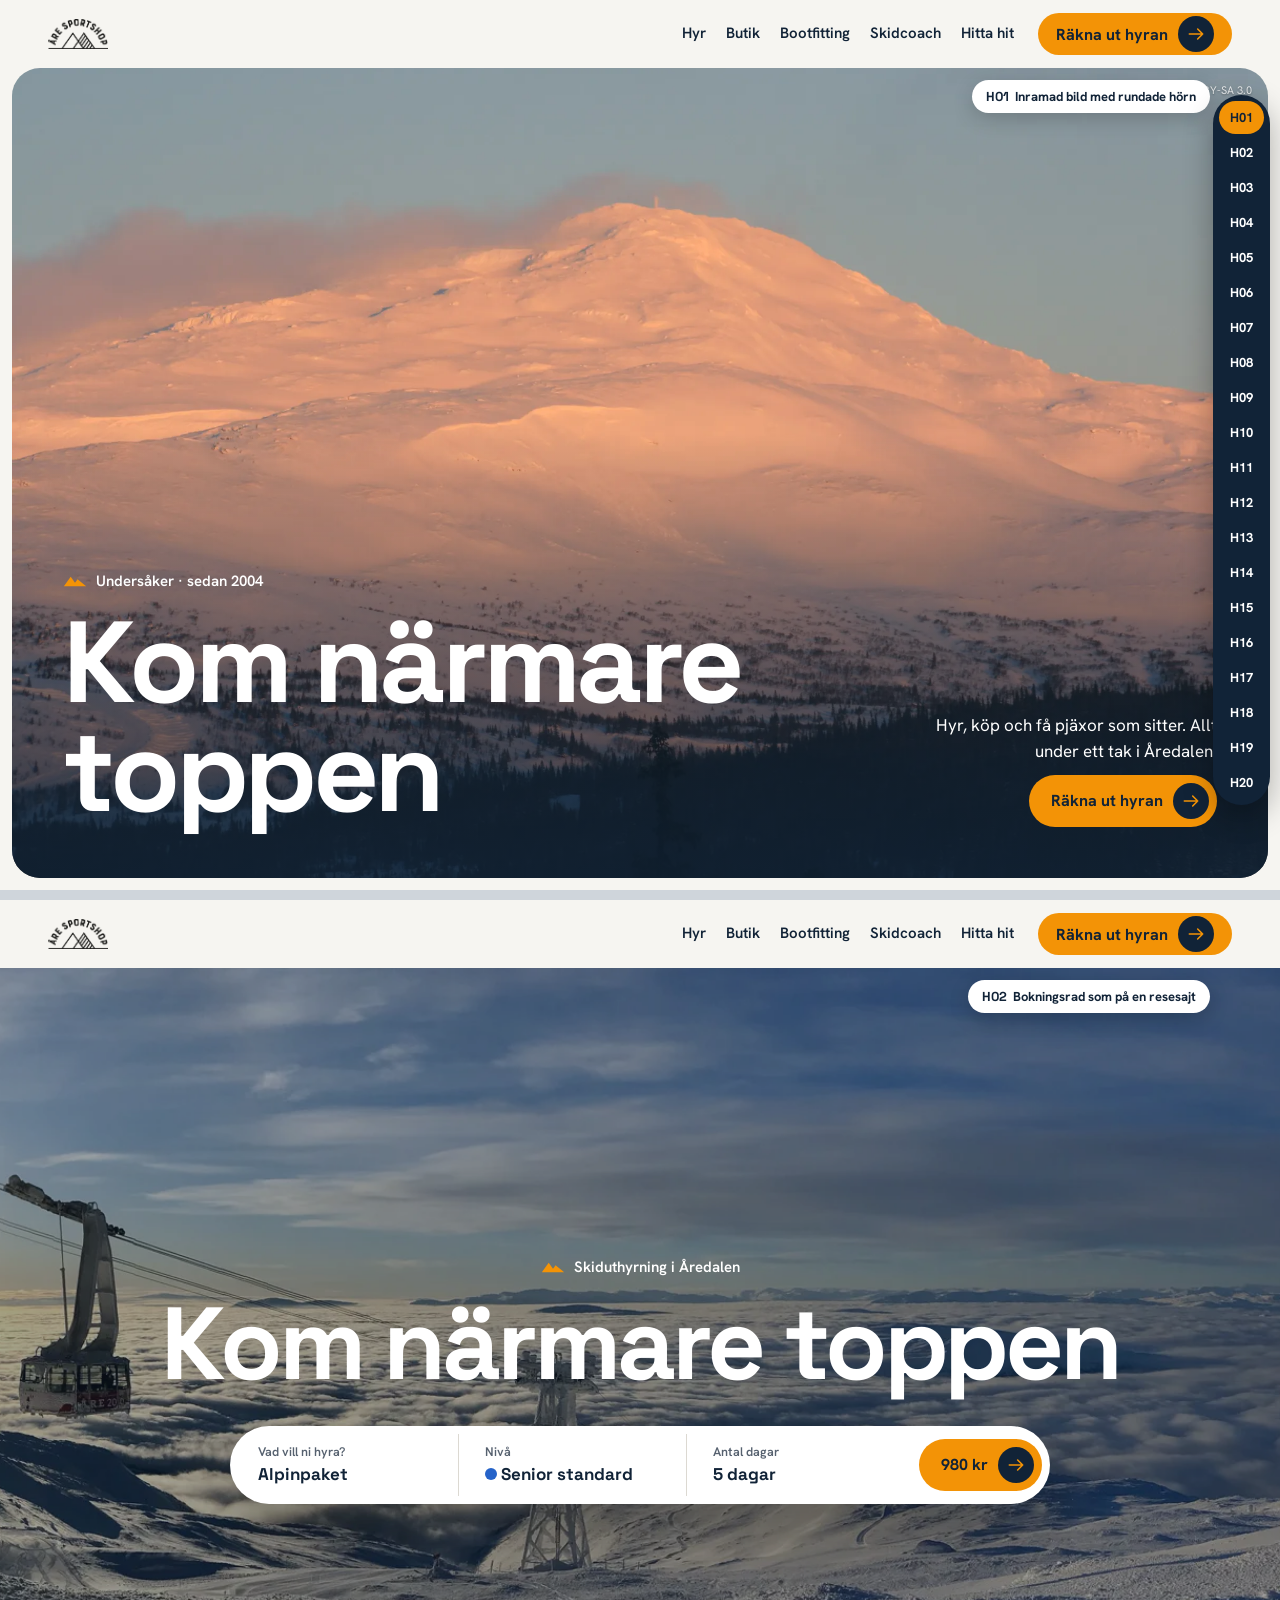
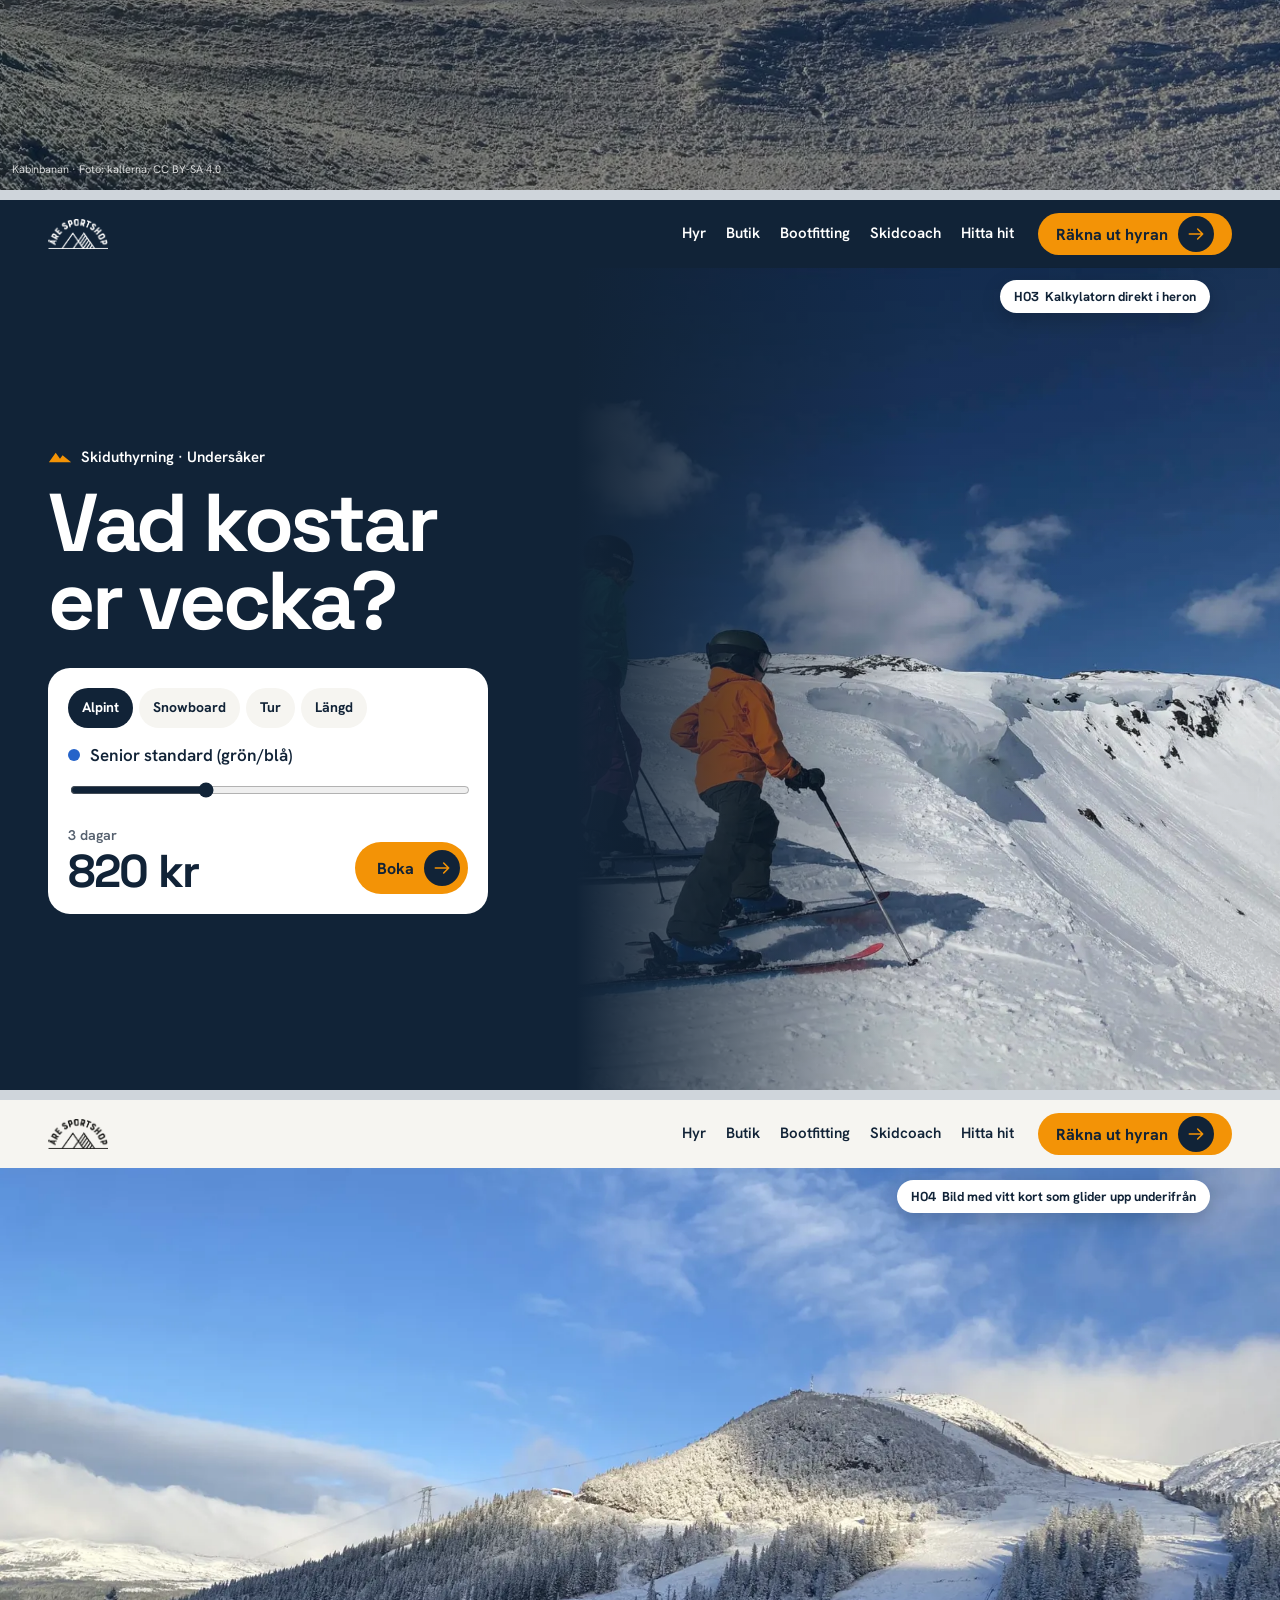
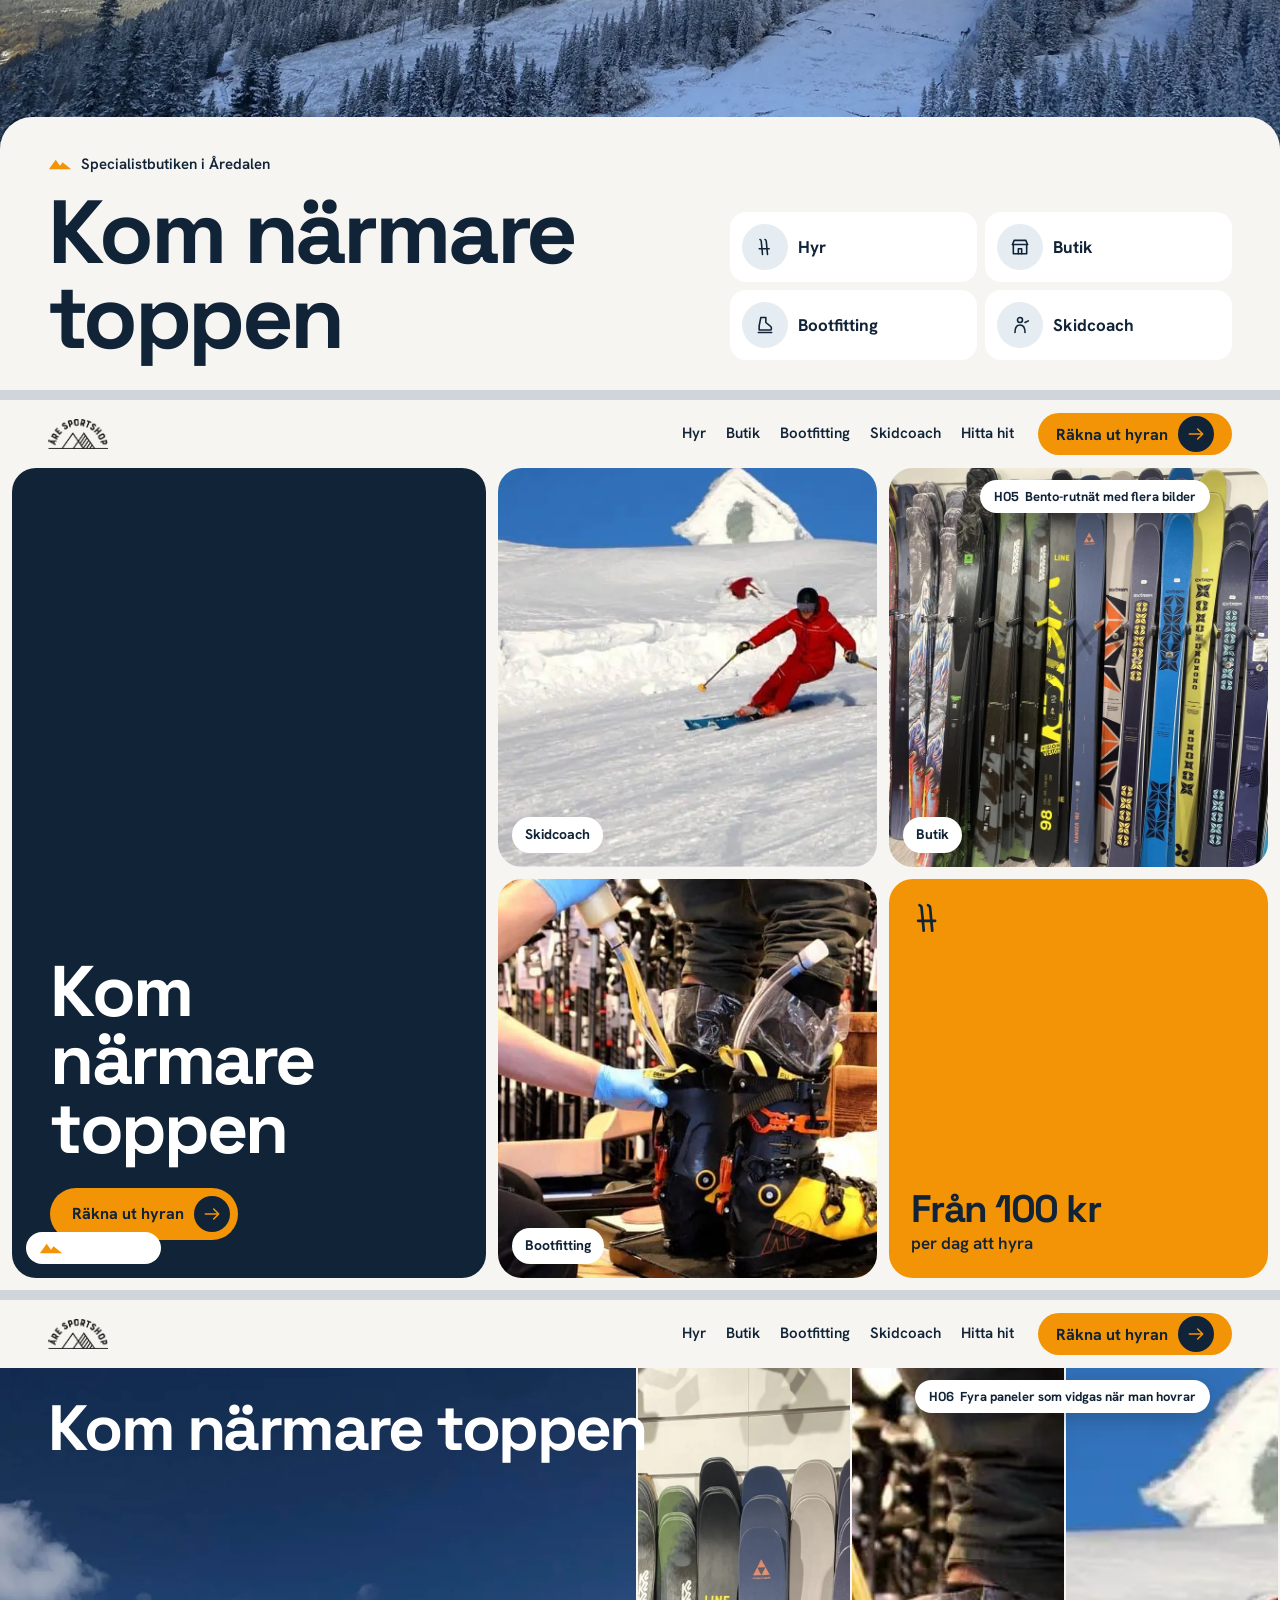
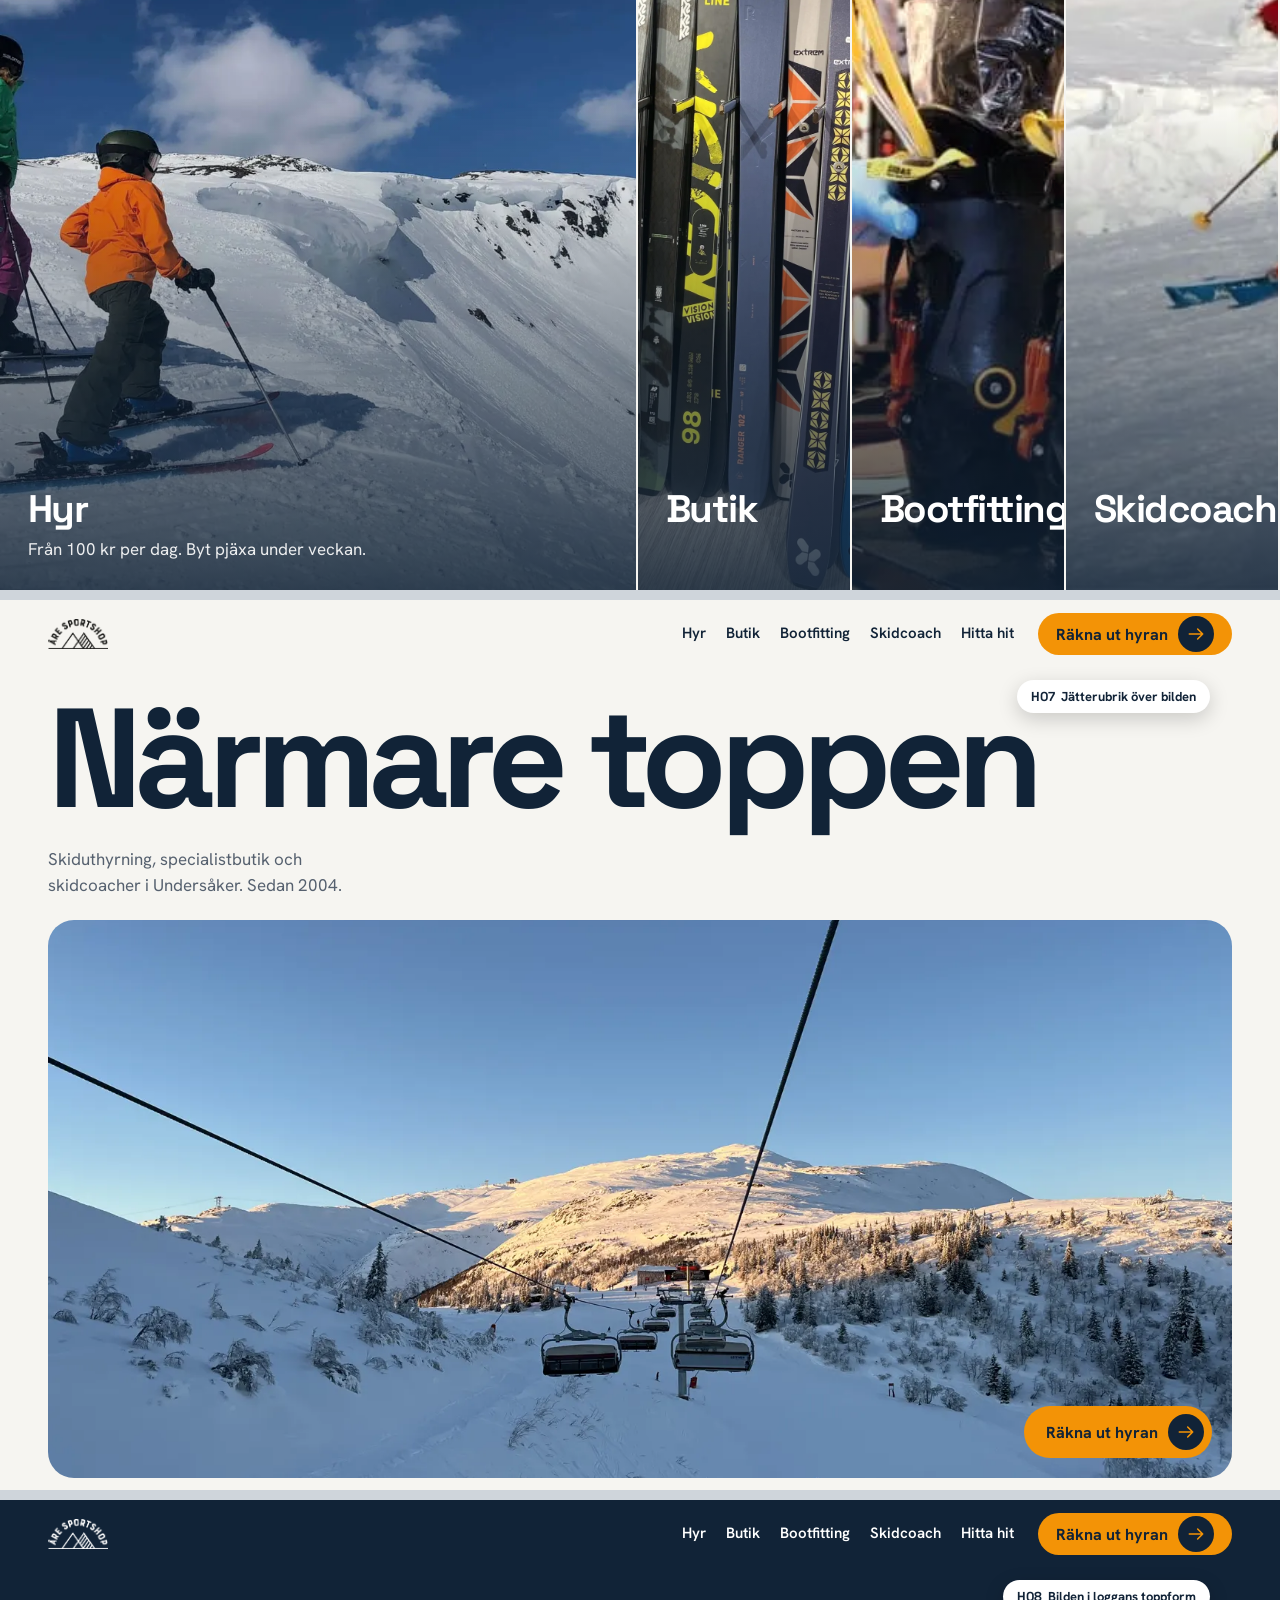
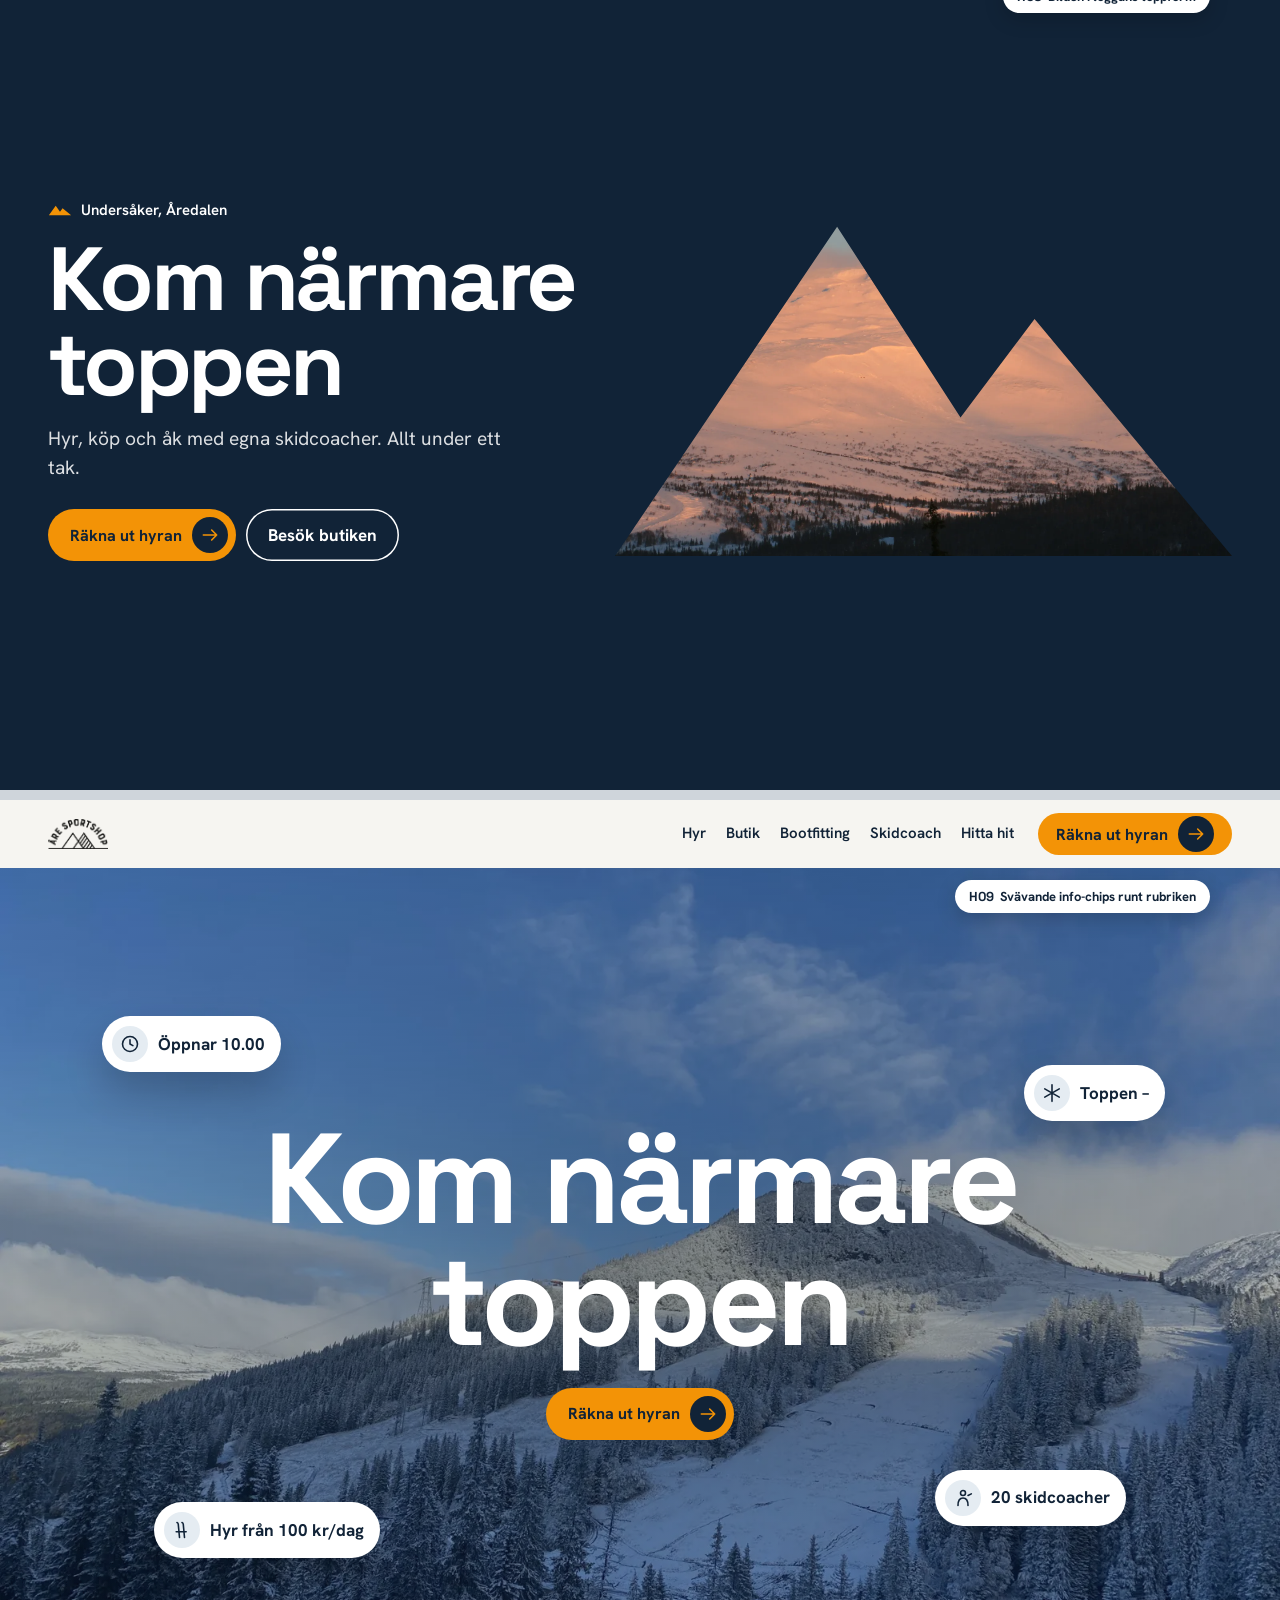
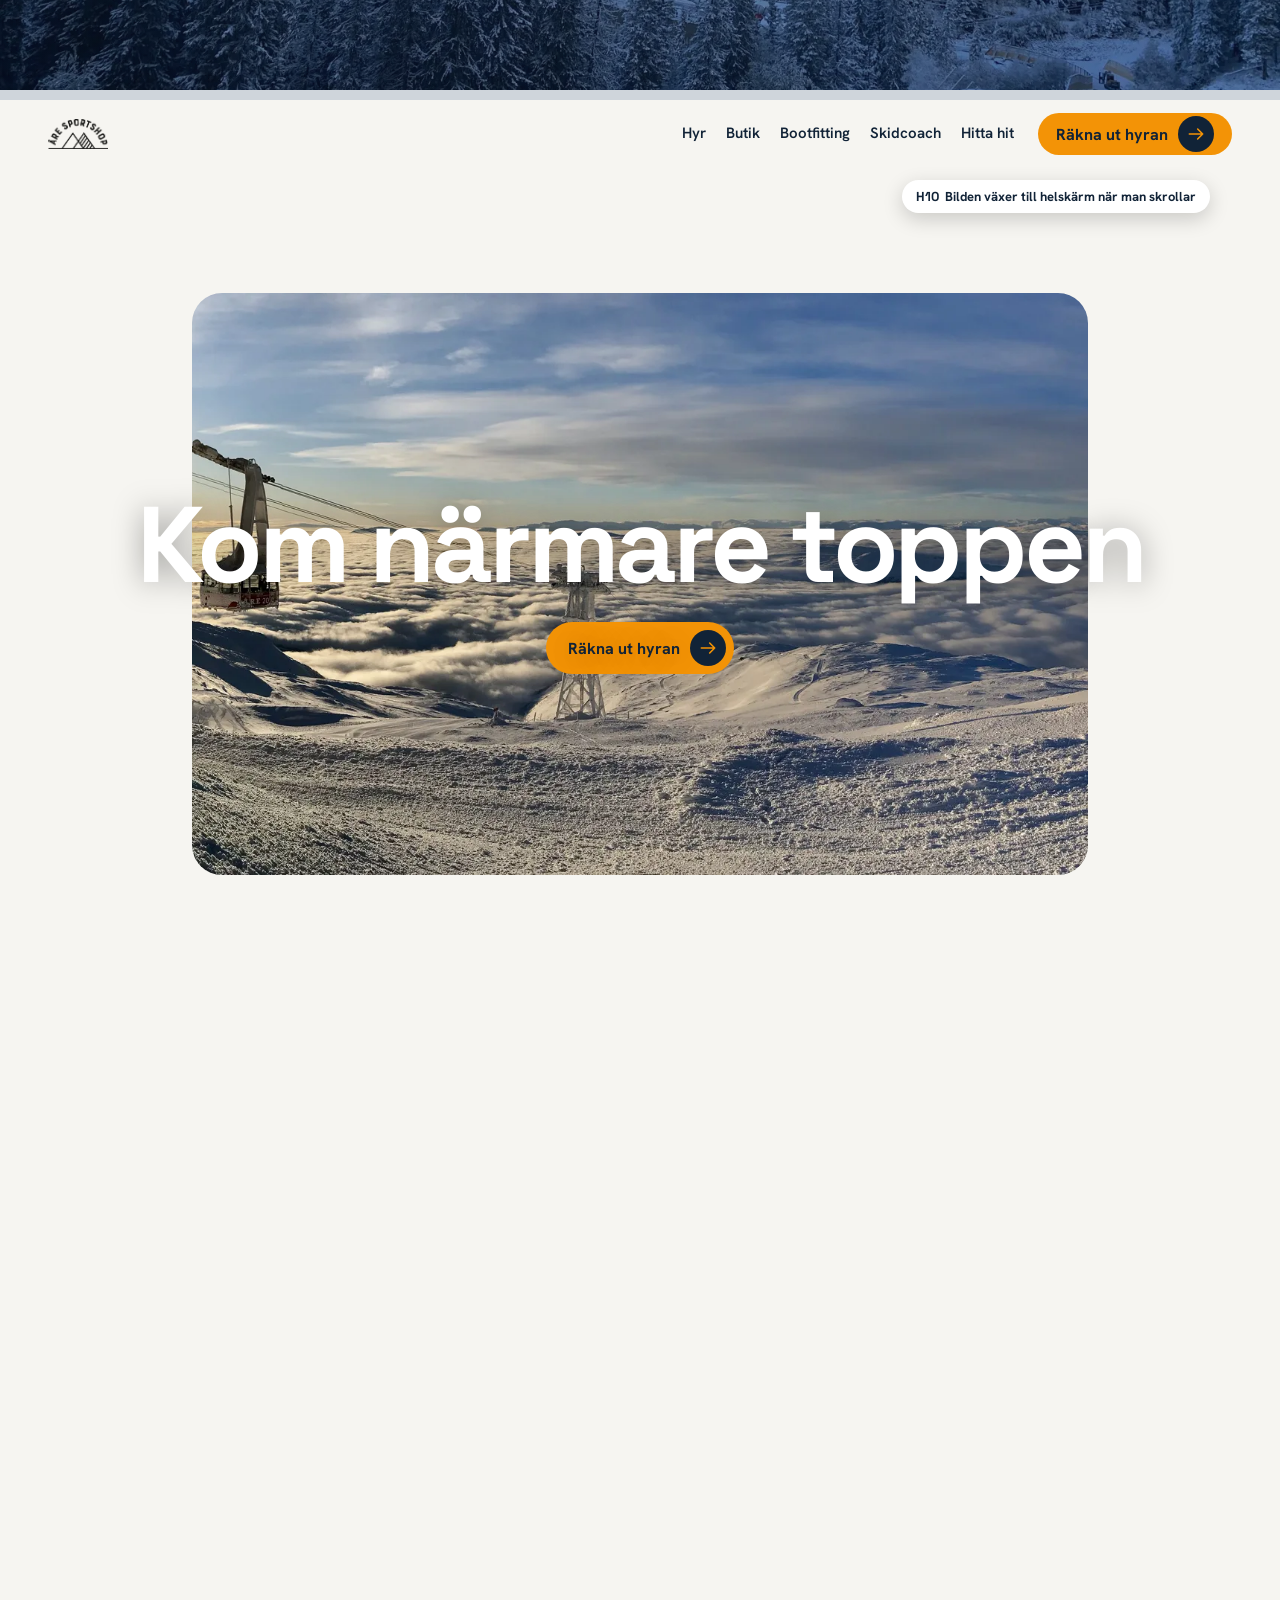
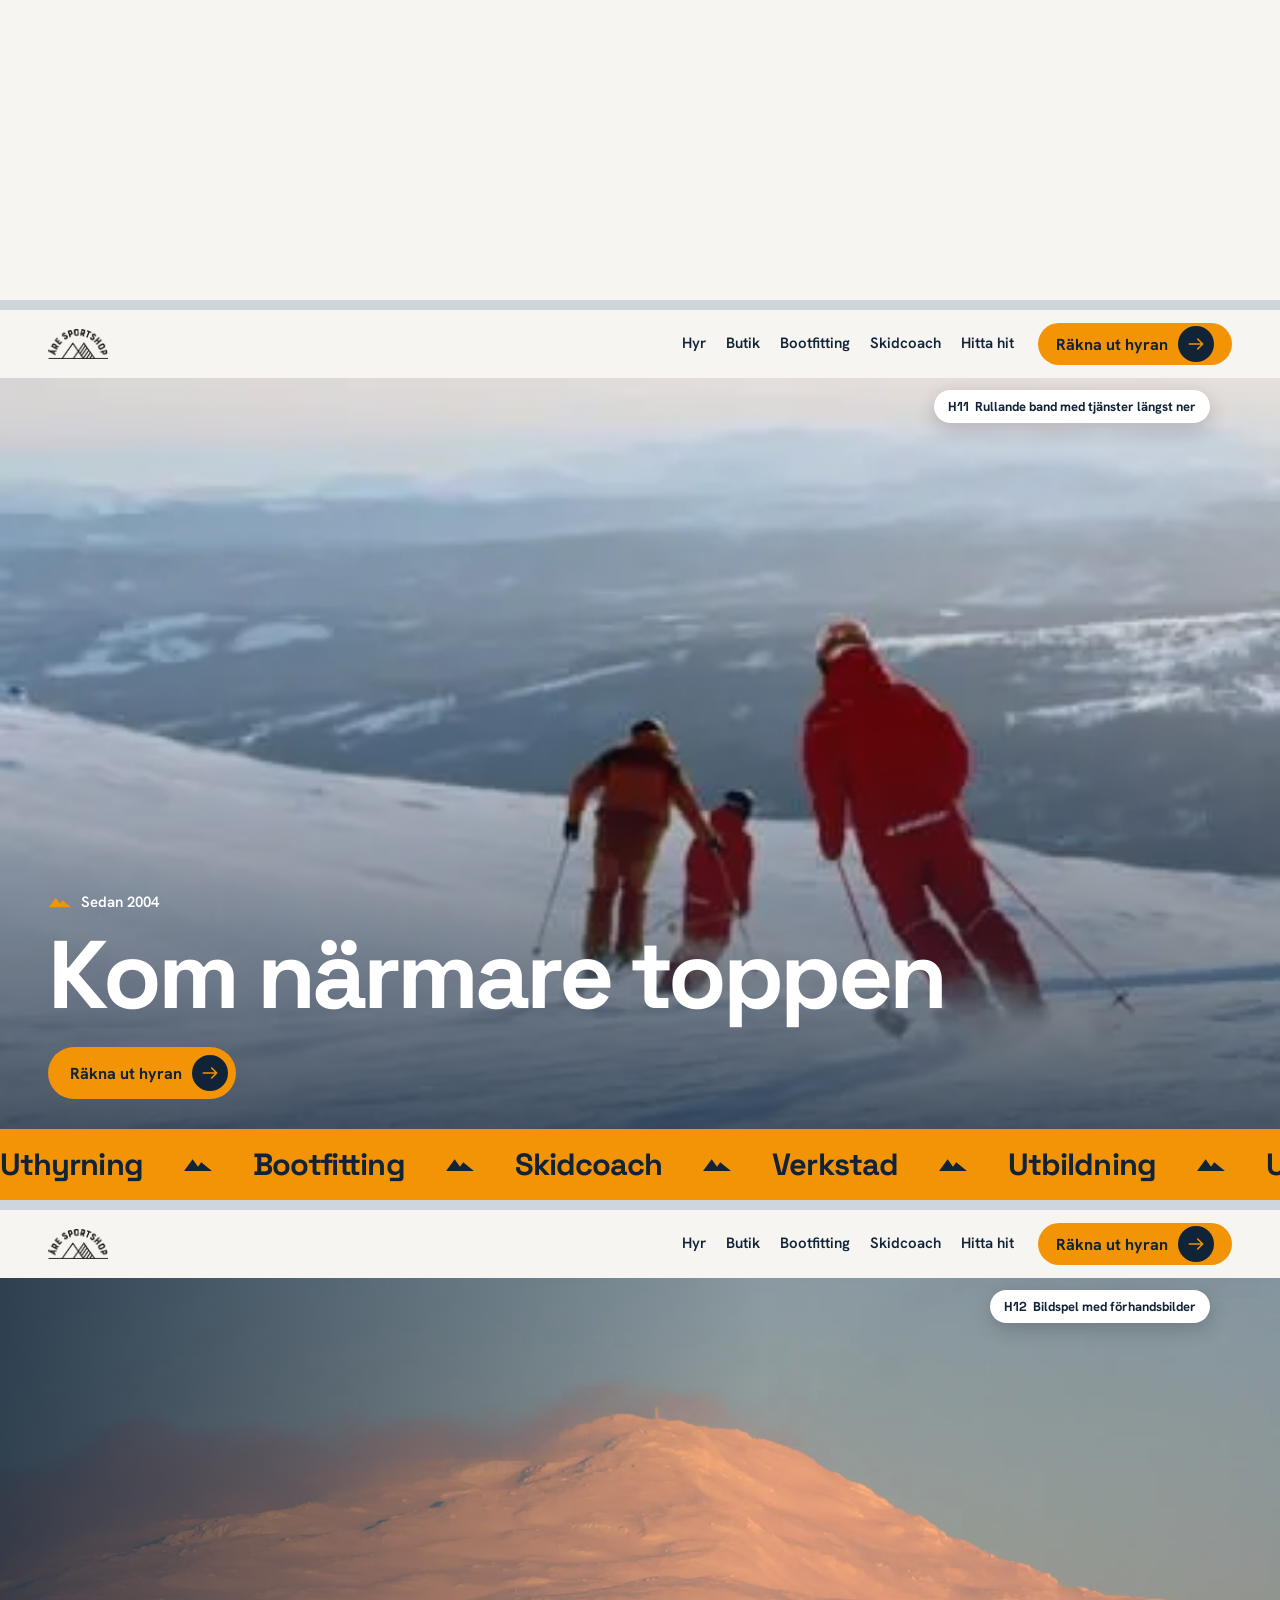
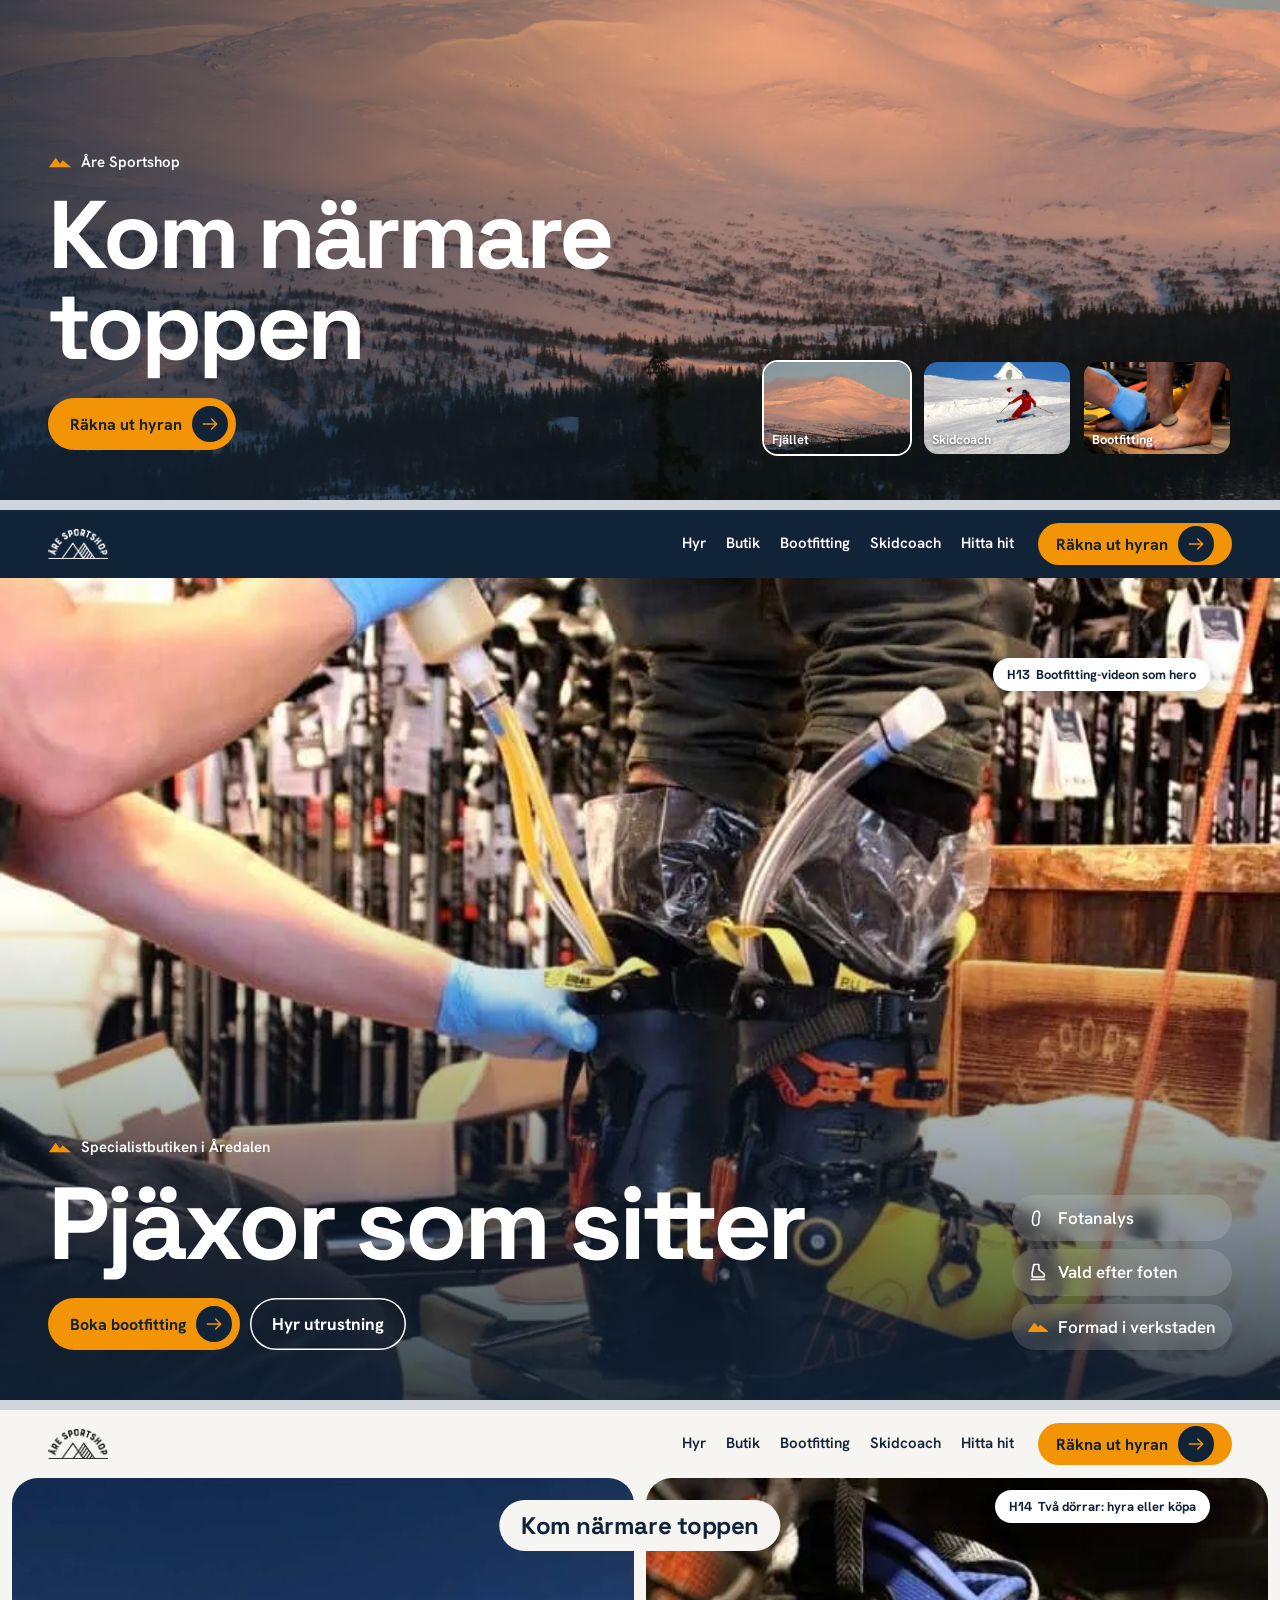
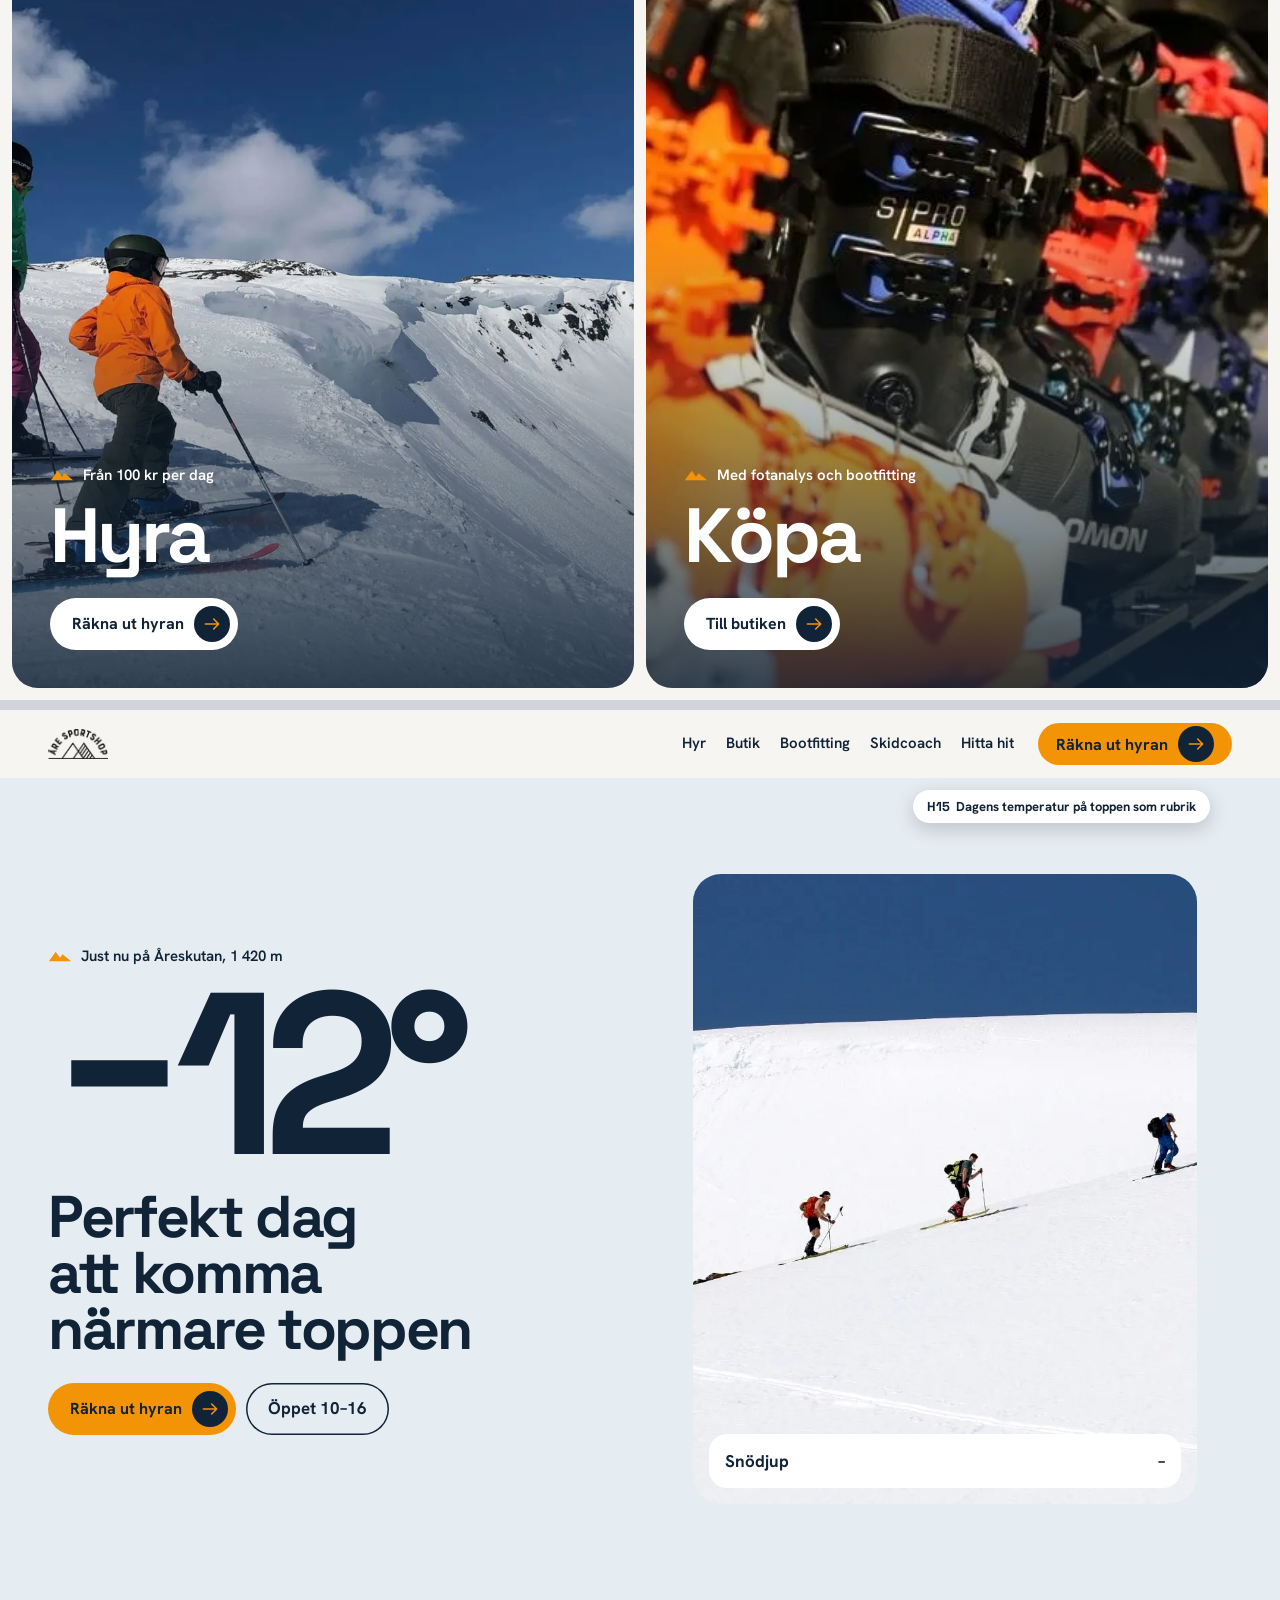
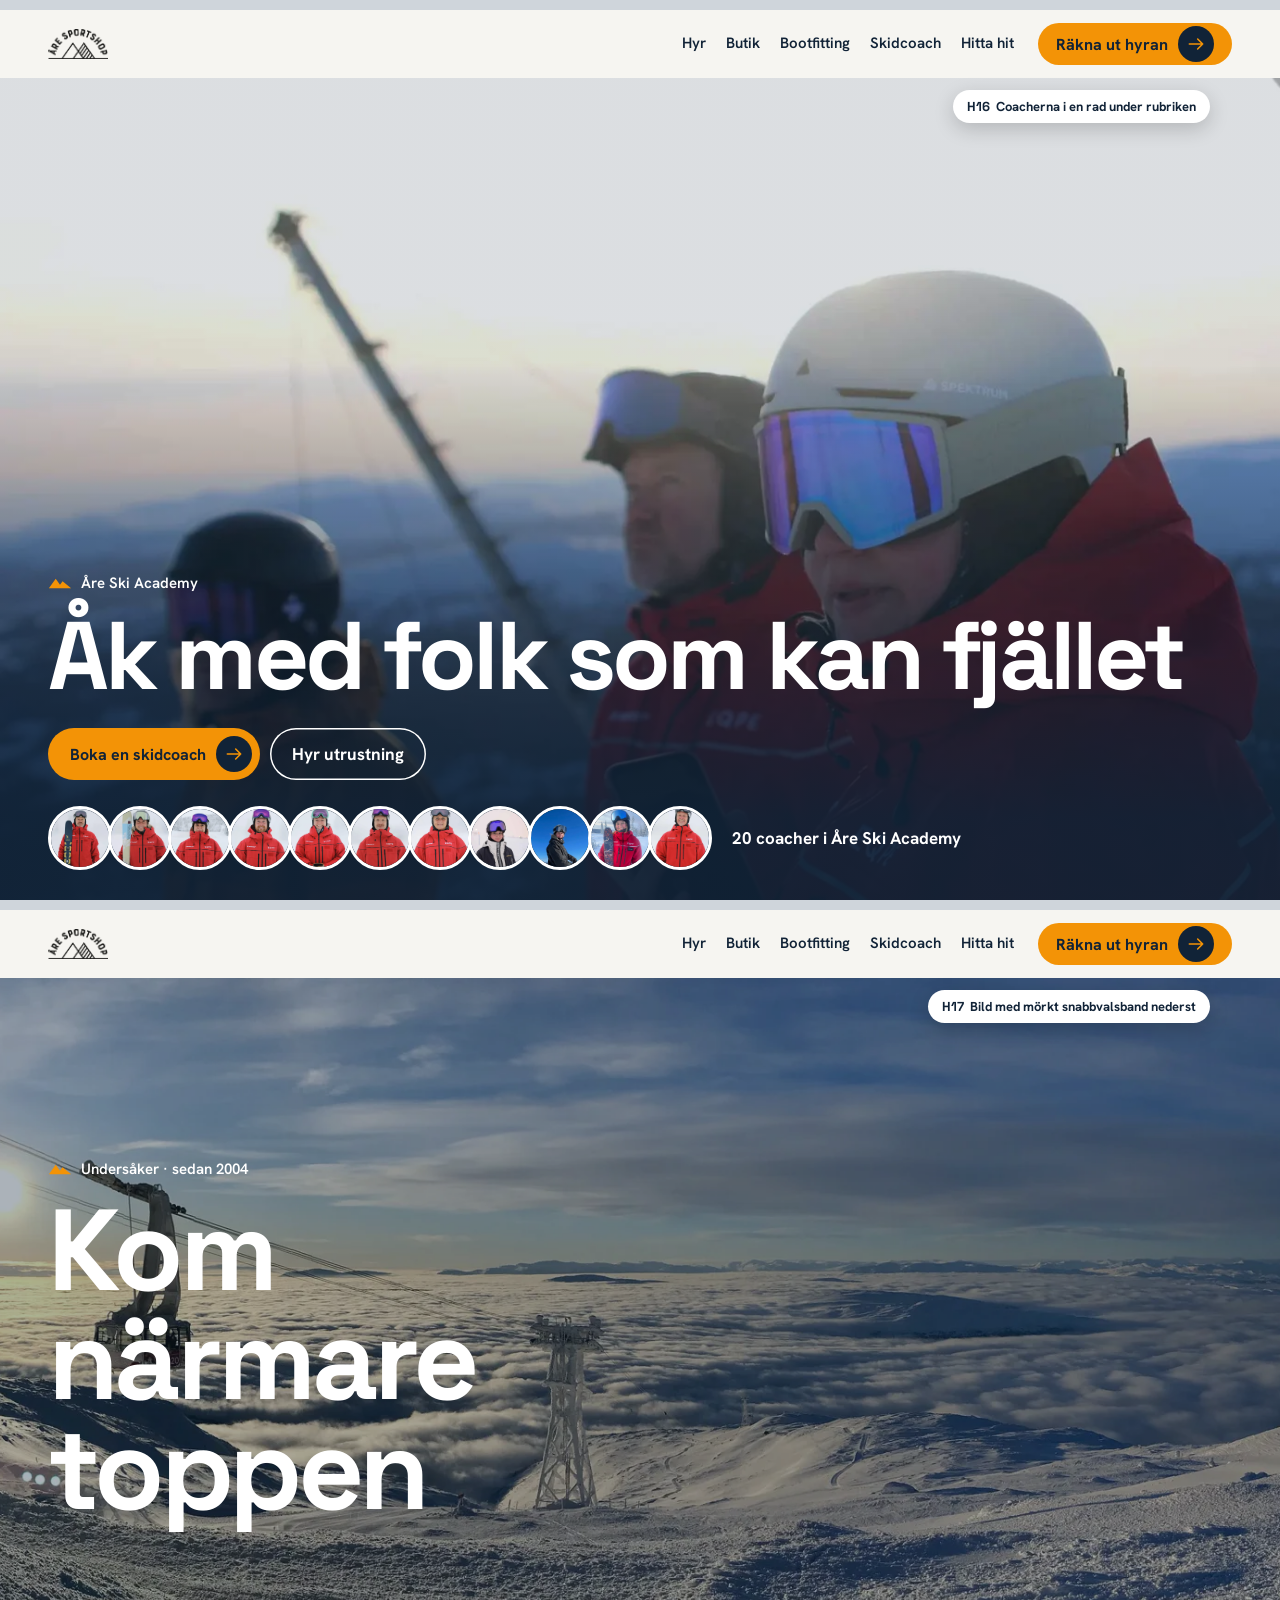
<file: ny/hero/index.html>
<!doctype html>
<html lang="sv"><head><meta charset="utf-8"><meta name="viewport" content="width=device-width, initial-scale=1, viewport-fit=cover">
<title>Åre Sportshop – 20 heroförslag</title><meta name="robots" content="noindex">
<link rel="preconnect" href="https://fonts.googleapis.com"><link rel="preconnect" href="https://fonts.gstatic.com" crossorigin>
<link href="https://fonts.googleapis.com/css2?family=Space+Grotesk:wght@500;700&family=Hanken+Grotesk:wght@400;500;600;700&display=swap" rel="stylesheet">
<style>
:root{--navy:#112337;--ink:#112337;--mute:#56616F;--line:#DCD9D2;--snow:#F6F5F1;--ice:#E5ECF2;--orange:#F39306;--r:22px;--pill:999px;--h:"Space Grotesk",system-ui,sans-serif;--b:"Hanken Grotesk",system-ui,sans-serif;--g:clamp(16px,4vw,48px)}
*{box-sizing:border-box}html{scroll-behavior:smooth}body{margin:0;background:#cfd5db;font:400 17px/1.55 var(--b);color:var(--ink);overflow-x:hidden}
img,video{display:block;max-width:100%}h1,h2,h3{font-family:var(--h);font-weight:700;letter-spacing:-.04em;line-height:.95;margin:0;text-wrap:balance}p{margin:0}a{color:inherit;text-decoration:none}
.ic{width:20px;height:20px;fill:none;stroke:currentColor;stroke-width:1.9;stroke-linecap:round;stroke-linejoin:round;flex:none}
/* frame per hero */
.hx{position:relative;height:100svh;min-height:640px;overflow:hidden;display:flex;flex-direction:column;background:var(--snow);isolation:isolate;border-bottom:10px solid #cfd5db}
.tag{position:absolute;right:12px;bottom:12px;z-index:50;background:#fff;color:var(--ink);font:700 13px var(--b);padding:8px 14px;border-radius:var(--pill);box-shadow:0 6px 20px rgba(0,0,0,.18)}
.tag b{font-family:var(--h);margin-right:6px}
/* solid nav */
.nv{flex:none;height:68px;display:flex;align-items:center;gap:24px;padding:0 var(--g);background:var(--snow);position:relative;z-index:10}
.nv img{height:30px;width:auto}.nv .l{display:flex;gap:20px;margin-left:auto;font-weight:600;font-size:15px}
.nv.dk{background:var(--navy);color:#fff}
.nv .b{min-height:42px;padding:0 18px}
@media(max-width:900px){.nv .l{display:none}.nv .b{margin-left:auto}}
/* buttons */
.btn{display:inline-flex;align-items:center;gap:10px;min-height:52px;padding:0 8px 0 22px;border-radius:var(--pill);background:var(--orange);color:var(--navy);font:700 16px var(--b);white-space:nowrap;border:0}
.btn i{width:36px;height:36px;border-radius:var(--pill);background:var(--navy);color:var(--orange);display:grid;place-items:center}
.btn.w{background:#fff}.btn.n{background:var(--navy);color:#fff}.btn.n i{background:var(--orange);color:var(--navy)}
.gh{display:inline-flex;align-items:center;min-height:52px;padding:0 22px;border-radius:var(--pill);box-shadow:inset 0 0 0 1.5px currentColor;font-weight:700}
.acts{display:flex;gap:10px;flex-wrap:wrap;margin-top:26px}
.lab{display:inline-flex;align-items:center;gap:9px;font:600 15px var(--b)}.lab svg{width:24px;height:12px;color:var(--orange)}
.lead{font-size:clamp(17px,1.5vw,20px);max-width:42ch;margin-top:16px}
.bg{position:absolute;inset:0;z-index:-1}.bg img,.bg video{width:100%;height:100%;object-fit:cover}
.cr{position:absolute;left:12px;bottom:12px;font-size:11px;color:#fff;opacity:.8;z-index:5;text-shadow:0 1px 2px #0006}
.body{flex:1;position:relative;display:flex;min-height:0}
.wrap{width:100%;max-width:1280px;margin:0 auto;padding:0 var(--g)}
.chip{width:46px;height:46px;border-radius:var(--pill);background:var(--ice);display:grid;place-items:center;flex:none}
.pi{width:12px;height:12px;display:inline-block;flex:none}.pg{background:#2E9E5B;border-radius:50%}.pr{background:#D2372C}.ps{background:#111;transform:rotate(45deg) scale(.8)}.pb{background:#2563C9;border-radius:50%}

/* 01 inset rounded frame */
.h01 .body{padding:0 12px 12px}
.h01 .fr{position:relative;flex:1;border-radius:28px;overflow:hidden;color:#fff;display:flex;align-items:flex-end}
.h01 .fr::after{content:"";position:absolute;inset:0;background:linear-gradient(0deg,rgba(17,35,55,.8),transparent 55%)}
.h01 .t{position:relative;z-index:2;padding:clamp(24px,4vw,56px);display:grid;grid-template-columns:1fr auto;gap:30px;align-items:end;width:100%}
.h01 h1{font-size:clamp(52px,9vw,140px)}
.h01 .side{display:grid;gap:10px;justify-items:end}
@media(max-width:800px){.h01 .t{grid-template-columns:1fr}.h01 .side{justify-items:start}.h01 .side p{text-align:left!important}}

/* 02 booking bar */
.h02 .body{color:#fff;align-items:center;justify-content:center;text-align:center}
.h02 .bg::after{content:"";position:absolute;inset:0;background:rgba(17,35,55,.38)}
.h02 h1{font-size:clamp(50px,8vw,120px)}
.h02 .bar{margin:34px auto 0;background:#fff;color:var(--ink);border-radius:var(--pill);padding:8px;display:flex;gap:6px;align-items:center;max-width:820px;box-shadow:0 30px 60px rgba(0,0,0,.25);text-align:left}
.h02 .f{flex:1;padding:8px 20px;border-right:1px solid var(--line)}.h02 .f:nth-child(3){border:0}
.h02 .f small{display:block;font-size:12.5px;color:var(--mute);font-weight:600}.h02 .f b{font:700 17px var(--h)}
@media(max-width:760px){.h02 .bar{flex-direction:column;border-radius:24px;align-items:stretch}.h02 .f{border-right:0;border-bottom:1px solid var(--line)}.h02 .bar .btn{justify-content:space-between}}

/* 03 calculator in hero */
.h03{background:var(--navy);color:#fff}
.h03 .bg{left:45%}.h03 .bg::after{content:"";position:absolute;inset:0;background:linear-gradient(90deg,var(--navy),rgba(17,35,55,.1) 50%)}
.h03 .body{align-items:center}
.h03 h1{font-size:clamp(46px,6.4vw,96px);max-width:9ch}
.h03 .calc{margin-top:28px;background:#fff;color:var(--ink);border-radius:var(--r);padding:20px;max-width:440px}
.h03 .sp{display:flex;gap:6px;flex-wrap:wrap}.h03 .sp span{padding:9px 14px;border-radius:var(--pill);background:var(--snow);font-weight:700;font-size:14px}.h03 .sp span.on{background:var(--navy);color:#fff}
.h03 .row{display:flex;justify-content:space-between;align-items:end;margin-top:16px}
.h03 .row b{font:700 46px/1 var(--h);letter-spacing:-.04em}
.h03 input{width:100%;accent-color:var(--navy);margin-top:14px}
@media(max-width:800px){.h03 .bg{left:0;opacity:.35}}

/* 04 bottom sheet */
.h04 .body{flex-direction:column}
.h04 .img{flex:1;position:relative;min-height:0}.h04 .img img{width:100%;height:100%;object-fit:cover}
.h04 .sheet{position:relative;margin-top:-90px;background:var(--snow);border-radius:32px 32px 0 0;padding:34px var(--g) 30px;display:grid;grid-template-columns:1.3fr 1fr;gap:30px;align-items:end}
.h04 h1{font-size:clamp(46px,7vw,104px)}
.h04 .ql{display:grid;grid-template-columns:1fr 1fr;gap:8px}
.h04 .ql a{display:flex;gap:10px;align-items:center;background:#fff;border-radius:16px;padding:12px;font-weight:700}
@media(max-width:860px){.h04 .sheet{grid-template-columns:1fr;margin-top:-40px}}

/* 05 bento hero */
.h05 .body{padding:0 12px 12px}
.h05 .g{flex:1;display:grid;grid-template-columns:1.25fr 1fr 1fr;grid-template-rows:1fr 1fr;gap:12px}
.h05 .c{border-radius:24px;overflow:hidden;position:relative}.h05 .c img{width:100%;height:100%;object-fit:cover}
.h05 .t{grid-row:span 2;background:var(--navy);color:#fff;padding:clamp(24px,3vw,44px);display:flex;flex-direction:column;justify-content:flex-end}
.h05 h1{font-size:clamp(46px,5.6vw,90px)}
.h05 .c span{position:absolute;left:14px;bottom:14px;background:#fff;padding:7px 13px;border-radius:var(--pill);font-weight:700;font-size:14px}
.h05 .o{background:var(--orange);display:flex;flex-direction:column;justify-content:space-between;padding:22px}
.h05 .o b{font:700 clamp(30px,3vw,46px)/1 var(--h);letter-spacing:-.04em}
@media(max-width:860px){.h05 .g{grid-template-columns:1fr 1fr;grid-template-rows:auto 1fr 1fr}.h05 .t{grid-column:span 2;grid-row:auto}}

/* 06 accordion panels */
.h06 .body{gap:0}
.h06 .p{flex:1;position:relative;overflow:hidden;color:#fff;transition:flex .6s cubic-bezier(.2,.7,.2,1);display:flex;align-items:flex-end;border-right:2px solid var(--snow)}
.h06 .p:hover,.h06 .p.on{flex:3}
.h06 .p img{position:absolute;inset:0;width:100%;height:100%;object-fit:cover}
.h06 .p::after{content:"";position:absolute;inset:0;background:linear-gradient(0deg,rgba(17,35,55,.85),transparent 60%)}
.h06 .p .t{position:relative;z-index:2;padding:28px;min-width:280px}
.h06 .p h2{font-size:clamp(28px,3vw,44px)}.h06 .p p{opacity:0;transition:opacity .4s;margin-top:8px}.h06 .p:hover p,.h06 .p.on p{opacity:.9}
.h06 .hd{position:absolute;left:var(--g);top:30px;z-index:3;color:#fff}.h06 .hd h1{font-size:clamp(40px,5vw,76px)}
@media(max-width:760px){.h06 .body{flex-direction:column}.h06 .p{border-right:0;border-bottom:2px solid var(--snow)}.h06 .p .t{padding:16px 20px}.h06 .p p{display:none}.h06 .hd{display:none}}

/* 07 headline stack */
.h07 .body{flex-direction:column;padding:0 var(--g) 12px}
.h07 .top{display:flex;justify-content:space-between;align-items:end;gap:20px;padding:24px 0 22px;flex-wrap:wrap}
.h07 h1{font-size:clamp(56px,11vw,180px);letter-spacing:-.055em}
.h07 .top p{max-width:32ch;color:var(--mute)}
.h07 .img{flex:1;border-radius:26px;overflow:hidden;position:relative;min-height:0}.h07 .img img{width:100%;height:100%;object-fit:cover}
.h07 .img .btn{position:absolute;right:20px;bottom:20px}

/* 08 peak mask */
.h08{background:var(--navy);color:#fff}
.h08 .body{align-items:center}
.h08 .grid{display:grid;grid-template-columns:1fr 1.15fr;gap:30px;align-items:center;width:100%}
.h08 h1{font-size:clamp(50px,7vw,110px)}
.h08 .pk{aspect-ratio:2/1.15;-webkit-mask:url("data:image/svg+xml,%3Csvg xmlns='http://www.w3.org/2000/svg' viewBox='0 0 200 115'%3E%3Cpath d='M0 115 L72 8 L112 70 L136 38 L200 115 Z'/%3E%3C/svg%3E") center/100% 100% no-repeat;mask:url("data:image/svg+xml,%3Csvg xmlns='http://www.w3.org/2000/svg' viewBox='0 0 200 115'%3E%3Cpath d='M0 115 L72 8 L112 70 L136 38 L200 115 Z'/%3E%3C/svg%3E") center/100% 100% no-repeat}
.h08 .pk img{width:100%;height:100%;object-fit:cover}
@media(max-width:860px){.h08 .grid{grid-template-columns:1fr}.h08 .pk{order:-1}}

/* 09 floating chips */
.h09 .body{color:#fff;align-items:center;justify-content:center;text-align:center}
.h09 .bg::after{content:"";position:absolute;inset:0;background:radial-gradient(ellipse at center,rgba(17,35,55,.55),rgba(17,35,55,.25))}
.h09 h1{font-size:clamp(56px,10vw,160px)}
.h09 .fl{position:absolute;background:#fff;color:var(--ink);border-radius:var(--pill);padding:10px 16px 10px 10px;display:flex;gap:10px;align-items:center;font-weight:700;box-shadow:0 20px 40px rgba(0,0,0,.2);animation:fl 6s ease-in-out infinite}
.h09 .fl .chip{width:36px;height:36px}
@keyframes fl{50%{transform:translateY(-10px)}}
.h09 .f1{left:8%;top:18%}.h09 .f2{right:9%;top:24%;animation-delay:-2s}.h09 .f3{left:12%;bottom:16%;animation-delay:-4s}.h09 .f4{right:12%;bottom:20%;animation-delay:-1s}
@media(max-width:760px){.h09 .f1,.h09 .f4{display:none}.h09 .f2{top:8%;right:6%}.h09 .f3{bottom:6%;left:6%}}

/* 10 scroll zoom */
.h10{height:auto;min-height:0;overflow:visible;display:block}
.h10 .zw{height:200svh;position:relative}
.h10 .st{position:sticky;top:0;height:100svh;display:flex;flex-direction:column}
.h10 .zb{flex:1;position:relative;display:grid;place-items:center}
.h10 .zc{position:absolute;inset:0;margin:auto;width:calc(100% - var(--z) * 1%);height:calc(100% - var(--z) * 1%);border-radius:calc(var(--z) * 1px);overflow:hidden;--z:30}
.h10 .zc img{width:100%;height:100%;object-fit:cover}
.h10 .zt{position:relative;z-index:2;color:#fff;text-align:center;text-shadow:0 2px 30px rgba(0,0,0,.35)}
.h10 h1{font-size:clamp(52px,8.4vw,150px)}

/* 11 marquee bottom */
.h11 .body{color:#fff;flex-direction:column;justify-content:flex-end}
.h11 .bg::after{content:"";position:absolute;inset:0;background:linear-gradient(0deg,rgba(17,35,55,.85),rgba(17,35,55,.1) 60%)}
.h11 .t{padding:0 var(--g) 30px;max-width:1280px;margin:0 auto;width:100%}
.h11 h1{font-size:clamp(50px,7.5vw,116px)}
.h11 .mq{background:var(--orange);color:var(--navy);padding:16px 0;overflow:hidden}
.h11 .mq div{display:flex;gap:40px;width:max-content;animation:mq 26s linear infinite;font:700 clamp(22px,2.4vw,34px) var(--h);letter-spacing:-.03em;align-items:center}
.h11 .mq svg{width:30px;height:15px;color:var(--navy)}
@keyframes mq{to{transform:translateX(-50%)}}

/* 12 slideshow with next thumbnails */
.h12 .body{color:#fff}
.h12 .sl{position:absolute;inset:0;opacity:0;transition:opacity 1.2s}.h12 .sl.on{opacity:1}.h12 .sl img{width:100%;height:100%;object-fit:cover}
.h12 .body::after{content:"";position:absolute;inset:0;background:linear-gradient(90deg,rgba(17,35,55,.75),transparent 60%);z-index:0}
.h12 .t{position:relative;z-index:2;align-self:flex-end;padding:0 var(--g) 50px;max-width:760px}
.h12 h1{font-size:clamp(50px,7.5vw,116px)}
.h12 .th{position:absolute;right:var(--g);bottom:44px;z-index:3;display:flex;gap:10px}
.h12 .th button{width:150px;height:96px;border-radius:16px;overflow:hidden;border:2px solid transparent;padding:0;cursor:pointer;position:relative;background:none}
.h12 .th button.on{border-color:#fff}.h12 .th img{width:100%;height:100%;object-fit:cover}
.h12 .th span{position:absolute;left:8px;bottom:6px;font:700 13px var(--b);color:#fff;text-shadow:0 1px 3px #000a}
@media(max-width:900px){.h12 .th{display:none}}

/* 13 bootfit video */
.h13 .body{color:#fff;align-items:flex-end}
.h13 .bg::after{content:"";position:absolute;inset:0;background:linear-gradient(0deg,rgba(17,35,55,.85),transparent 60%)}
.h13 .t{display:grid;grid-template-columns:1fr auto;gap:30px;align-items:end;padding-bottom:50px}
.h13 h1{font-size:clamp(50px,8vw,124px)}
.h13 .st{display:grid;gap:8px}.h13 .st span{display:flex;gap:10px;align-items:center;background:rgba(255,255,255,.14);backdrop-filter:blur(8px);padding:10px 16px;border-radius:var(--pill);font-weight:600}
@media(max-width:800px){.h13 .t{grid-template-columns:1fr}}

/* 14 two doors halves */
.h14 .body{gap:12px;padding:0 12px 12px}
.h14 .d{flex:1;border-radius:26px;overflow:hidden;position:relative;color:#fff;display:flex;flex-direction:column;justify-content:flex-end;transition:flex .5s}
.h14 .d:hover{flex:1.35}
.h14 .d img{position:absolute;inset:0;width:100%;height:100%;object-fit:cover;transition:transform 1s}.h14 .d:hover img{transform:scale(1.05)}
.h14 .d::after{content:"";position:absolute;inset:0;background:linear-gradient(0deg,rgba(17,35,55,.85),transparent 55%)}
.h14 .d .t{position:relative;z-index:2;padding:clamp(24px,3vw,44px)}
.h14 .d h2{font-size:clamp(46px,6vw,96px)}
.h14 .c{position:absolute;left:50%;top:22px;transform:translateX(-50%);z-index:4;background:var(--snow);padding:10px 22px;border-radius:var(--pill);font:700 clamp(18px,2vw,24px) var(--h);letter-spacing:-.02em;white-space:nowrap}
@media(max-width:760px){.h14 .body{flex-direction:column}}

/* 15 live weather typographic */
.h15{background:var(--ice)}
.h15 .body{align-items:center}
.h15 .grid{display:grid;grid-template-columns:1.1fr 1fr;gap:clamp(20px,4vw,60px);align-items:center;width:100%}
.h15 .big{font:700 clamp(110px,18vw,280px)/.82 var(--h);letter-spacing:-.07em}
.h15 h1{font-size:clamp(36px,4.6vw,66px);margin-top:20px}
.h15 .ph{aspect-ratio:4/5;border-radius:28px;overflow:hidden;position:relative;max-height:70svh}.h15 .ph img{width:100%;height:100%;object-fit:cover}
.h15 .ph .card{position:absolute;left:16px;right:16px;bottom:16px;background:#fff;border-radius:18px;padding:14px 16px;display:flex;justify-content:space-between;font-weight:700}
@media(max-width:860px){.h15 .grid{grid-template-columns:1fr}.h15 .ph{display:none}}

/* 16 coaches row */
.h16 .body{color:#fff;flex-direction:column;justify-content:flex-end}
.h16 .bg::after{content:"";position:absolute;inset:0;background:linear-gradient(0deg,rgba(17,35,55,.92) 10%,rgba(17,35,55,.15) 65%)}
.h16 .t{padding:0 var(--g);max-width:1280px;margin:0 auto;width:100%}
.h16 h1{font-size:clamp(50px,7.5vw,116px)}
.h16 .row{display:flex;gap:10px;padding:26px var(--g) 30px;overflow-x:auto;scrollbar-width:none;max-width:1280px;margin:0 auto;width:100%;align-items:center}
.h16 .row img{width:64px;height:64px;border-radius:50%;object-fit:cover;border:3px solid #fff;flex:none}
.h16 .row span{font-weight:700;margin-left:10px;white-space:nowrap}

/* 17 split stats band */
.h17 .body{flex-direction:column}
.h17 .img{flex:1;position:relative;color:#fff;display:flex;align-items:center;min-height:0}
.h17 .img::after{content:"";position:absolute;inset:0;background:rgba(17,35,55,.35);z-index:0}
.h17 .img img{position:absolute;inset:0;width:100%;height:100%;object-fit:cover}
.h17 .img .wrap{position:relative;z-index:2}
.h17 h1{font-size:clamp(54px,9vw,140px)}
.h17 .band{display:grid;grid-template-columns:repeat(4,1fr);background:var(--navy);color:#fff}
.h17 .band a{padding:22px var(--g);border-right:1px solid rgba(255,255,255,.14);display:grid;gap:4px}
.h17 .band small{color:rgba(255,255,255,.7);font-weight:600}.h17 .band b{font:700 22px var(--h);display:flex;justify-content:space-between;align-items:center}
@media(max-width:760px){.h17 .band{grid-template-columns:1fr 1fr}.h17 .band a{padding:16px}}

/* 18 glass grid */
.h18 .body{align-items:center;justify-content:center}
.h18 .bg::after{content:"";position:absolute;inset:0;background:rgba(17,35,55,.25)}
.h18 .gl{background:rgba(255,255,255,.18);backdrop-filter:blur(18px);-webkit-backdrop-filter:blur(18px);border:1px solid rgba(255,255,255,.35);border-radius:32px;padding:clamp(24px,4vw,48px);color:#fff;max-width:720px;width:calc(100% - 32px)}
.h18 h1{font-size:clamp(46px,7vw,96px)}
.h18 .q{display:grid;grid-template-columns:1fr 1fr;gap:10px;margin-top:26px}
.h18 .q a{background:#fff;color:var(--ink);border-radius:18px;padding:16px;display:flex;gap:12px;align-items:center;font-weight:700}
.h18 .q a small{display:block;font-weight:500;color:var(--mute);font-size:13.5px}
@media(max-width:520px){.h18 .q{grid-template-columns:1fr}}

/* 19 orange block + image card */
.h19{background:var(--orange)}
.h19 .body{align-items:stretch;padding:0 var(--g) 24px;gap:24px}
.h19 .t{flex:1;display:flex;flex-direction:column;justify-content:flex-end;color:var(--navy);padding-bottom:10px}
.h19 h1{font-size:clamp(56px,9vw,150px);letter-spacing:-.055em}
.h19 .t .lab svg{color:var(--navy)}
.h19 .card{flex:0 0 min(42%,520px);border-radius:28px;overflow:hidden;position:relative}.h19 .card img{width:100%;height:100%;object-fit:cover}
.h19 .card .live{position:absolute;left:16px;right:16px;top:16px;background:#fff;border-radius:18px;padding:14px 18px;display:flex;justify-content:space-between;align-items:center}
.h19 .card .live b{font:700 32px var(--h);letter-spacing:-.04em}
.h19 .btn{background:var(--navy);color:#fff}.h19 .btn i{background:var(--orange);color:var(--navy)}
@media(max-width:860px){.h19 .body{flex-direction:column}.h19 .card{flex:1;min-height:0}}

/* 20 pist-levels hero */
.h20 .body{color:#fff;align-items:center}
.h20 .bg::after{content:"";position:absolute;inset:0;background:linear-gradient(90deg,rgba(17,35,55,.85),rgba(17,35,55,.2) 70%)}
.h20 h1{font-size:clamp(46px,7vw,108px);max-width:10ch}
.h20 .lv{display:grid;gap:8px;margin-top:28px;max-width:520px}
.h20 .lv a{display:flex;align-items:center;gap:14px;background:rgba(255,255,255,.96);color:var(--ink);border-radius:18px;padding:14px 18px;font-weight:700;transition:transform .25s}
.h20 .lv a:hover{transform:translateX(6px)}
.h20 .lv small{margin-left:auto;color:var(--mute);font-weight:600}
.h20 .lv .pi{width:16px;height:16px}

.idx{position:fixed;right:10px;top:50%;transform:translateY(-50%);z-index:100;display:flex;flex-direction:column;gap:2px;max-height:calc(100svh - 120px);overflow-y:auto;background:var(--navy);padding:6px;border-radius:var(--pill);scrollbar-width:none;box-shadow:0 10px 30px rgba(0,0,0,.3)}
.idx a{flex:none;color:#fff;font:700 13px var(--b);padding:8px 11px;border-radius:var(--pill)}.idx a.on{background:var(--orange);color:var(--navy)}
.tag{bottom:auto;top:80px;right:12px}
@media(max-width:900px){.idx{display:none}}
@media(min-width:901px){.tag{right:70px}}
@media (prefers-reduced-motion:reduce){*{animation:none!important;transition:none!important}}
</style></head><body>
<svg width="0" height="0" style="position:absolute" aria-hidden="true">
<symbol id="pk" viewBox="0 0 28 14"><path d="M1 13 L9 2 L14 9 L17 5 L27 13 Z" fill="currentColor"/></symbol>
<symbol id="ar" viewBox="0 0 24 24"><path d="M4 12 H20 M14 6 L20 12 L14 18"/></symbol>
<symbol id="sk" viewBox="0 0 24 24"><path d="M6 3 C6 3 7.5 3.5 7.5 5 L9 21"/><path d="M12 3 C12 3 13.5 3.5 13.5 5 L15 21"/><path d="M5 14 H17"/></symbol>
<symbol id="pj" viewBox="0 0 24 24"><path d="M7 3 H13 L13 9 L18 13 C20 14 20 17 19 18 L5 18 L5 13 Z"/><path d="M4 21 H20"/></symbol>
<symbol id="co" viewBox="0 0 24 24"><circle cx="12" cy="6" r="3"/><path d="M6 21 C6 15 8.5 12 12 12 C15.5 12 18 15 18 21"/><path d="M18 9 L22 7"/></symbol>
<symbol id="bu" viewBox="0 0 24 24"><path d="M3 9 L5 4 H19 L21 9"/><path d="M4 9 V20 H20 V9 M3 9 H21"/><path d="M10 20 V14 H14 V20"/></symbol>
<symbol id="kl" viewBox="0 0 24 24"><circle cx="12" cy="12" r="9"/><path d="M12 7 V12 L15.5 14"/></symbol>
<symbol id="sn" viewBox="0 0 24 24"><path d="M12 2 V22 M3.3 7 L20.7 17 M20.7 7 L3.3 17"/></symbol>
<symbol id="pin" viewBox="0 0 24 24"><path d="M12 22 C12 22 19 15 19 9.5 A7 7 0 0 0 5 9.5 C5 15 12 22 12 22 Z"/><circle cx="12" cy="9.5" r="2.5"/></symbol>
<symbol id="fo" viewBox="0 0 24 24"><path d="M9 21 C6 21 5 18 5.5 14 C6 10 6 6 9 4 C12 2.5 14 5 14 8 C14 11 12.5 13 13 16 C13.5 19 12 21 9 21 Z"/></symbol>
</svg>
<template id="nav"><div class="nv"><img src="../../img/logo-svart.png" alt="Åre Sportshop"><div class="l"><span>Hyr</span><span>Butik</span><span>Bootfitting</span><span>Skidcoach</span><span>Hitta hit</span></div><a class="btn b" href="#">Räkna ut hyran <i><svg class="ic"><use href="#ar"/></svg></i></a></div></template>
<template id="navd"><div class="nv dk"><img src="../../img/logo-vit.png" alt="Åre Sportshop"><div class="l"><span>Hyr</span><span>Butik</span><span>Bootfitting</span><span>Skidcoach</span><span>Hitta hit</span></div><a class="btn b" href="#">Räkna ut hyran <i><svg class="ic"><use href="#ar"/></svg></i></a></div></template>

<section class="hx h01" id="h1" data-n="Inramad bild med rundade hörn"><div data-nav></div><div class="body"><div class="fr"><div class="bg"><img src="../../designer/img/skutan.webp" alt=""></div><span class="cr" style="left:auto;right:16px;top:14px;bottom:auto">Foto: Guntars Mednis, CC BY-SA 3.0</span>
  <div class="t"><div><span class="lab"><svg><use href="#pk"/></svg>Undersåker · sedan 2004</span><h1 style="margin-top:14px">Kom närmare toppen</h1></div>
  <div class="side"><p style="max-width:30ch;text-align:right">Hyr, köp och få pjäxor som sitter. Allt under ett tak i Åredalen.</p><a class="btn" href="#">Räkna ut hyran <i><svg class="ic"><use href="#ar"/></svg></i></a></div></div></div></div></section>

<section class="hx h02" id="h2" data-n="Bokningsrad som på en resesajt"><div data-nav></div><div class="body"><div class="bg"><img src="../../designer/img/kabin.webp" alt=""></div><span class="cr">Kabinbanan · Foto: kallerna, CC BY-SA 4.0</span>
  <div class="wrap"><span class="lab"><svg><use href="#pk"/></svg>Skiduthyrning i Åredalen</span><h1 style="margin-top:14px">Kom närmare toppen</h1>
  <div class="bar"><div class="f"><small>Vad vill ni hyra?</small><b>Alpinpaket</b></div><div class="f"><small>Nivå</small><b><i class="pi pb"></i> Senior standard</b></div><div class="f"><small>Antal dagar</small><b>5 dagar</b></div><a class="btn" href="#">980 kr <i><svg class="ic"><use href="#ar"/></svg></i></a></div></div></div></section>

<section class="hx h03" id="h3" data-n="Kalkylatorn direkt i heron"><div data-navd></div><div class="body"><div class="bg"><img src="../../img/grupp-1600.webp" alt=""></div>
  <div class="wrap"><span class="lab"><svg><use href="#pk"/></svg>Skiduthyrning · Undersåker</span><h1 style="margin-top:14px">Vad kostar er vecka?</h1>
  <div class="calc"><div class="sp"><span class="on">Alpint</span><span>Snowboard</span><span>Tur</span><span>Längd</span></div>
  <div style="margin-top:14px;font-weight:600;display:flex;gap:10px;align-items:center"><i class="pi pb"></i>Senior standard (grön/blå)</div>
  <input type="range" min="1" max="7" value="3" id="c3"><div class="row"><div><small style="color:var(--mute);font-weight:600" id="c3d">3 dagar</small><br><b id="c3p">820 kr</b></div><a class="btn" href="#">Boka <i><svg class="ic"><use href="#ar"/></svg></i></a></div></div></div></div></section>

<section class="hx h04" id="h4" data-n="Bild med vitt kort som glider upp underifrån"><div data-nav></div><div class="body"><div class="img"><img src="../../img/hero-1600.webp" alt=""></div>
  <div class="sheet"><div><span class="lab"><svg><use href="#pk"/></svg>Specialistbutiken i Åredalen</span><h1 style="margin-top:12px">Kom närmare toppen</h1></div>
  <div class="ql"><a href="#"><span class="chip"><svg class="ic"><use href="#sk"/></svg></span>Hyr</a><a href="#"><span class="chip"><svg class="ic"><use href="#bu"/></svg></span>Butik</a><a href="#"><span class="chip"><svg class="ic"><use href="#pj"/></svg></span>Bootfitting</a><a href="#"><span class="chip"><svg class="ic"><use href="#co"/></svg></span>Skidcoach</a></div></div></div></section>

<section class="hx h05" id="h5" data-n="Bento-rutnät med flera bilder"><div data-nav></div><div class="body"><div class="g">
  <div class="c t"><span class="lab"><svg><use href="#pk"/></svg>Sedan 2004</span><h1 style="margin-top:14px">Kom närmare toppen</h1><div class="acts"><a class="btn" href="#">Räkna ut hyran <i><svg class="ic"><use href="#ar"/></svg></i></a></div></div>
  <div class="c"><img src="../../img/coach-1600.webp" alt=""><span>Skidcoach</span></div><div class="c"><img src="../../img/skidor-800.webp" alt=""><span>Butik</span></div>
  <div class="c"><img src="../../img/boot1-800.webp" alt=""><span>Bootfitting</span></div><div class="c o"><svg class="ic" style="width:34px;height:34px"><use href="#sk"/></svg><div><b>Från 100 kr</b><p style="font-weight:600">per dag att hyra</p></div></div></div></div></section>

<section class="hx h06" id="h6" data-n="Fyra paneler som vidgas när man hovrar"><div data-nav></div><div class="body"><div class="hd"><h1>Kom närmare toppen</h1></div>
  <a class="p on" href="#"><img src="../../img/grupp-1600.webp" alt=""><div class="t"><h2>Hyr</h2><p>Från 100 kr per dag. Byt pjäxa under veckan.</p></div></a>
  <a class="p" href="#"><img src="../../img/skidor-1600.webp" alt=""><div class="t"><h2>Butik</h2><p>Skidor, pjäxor och kläder.</p></div></a>
  <a class="p" href="#"><img src="../../img/boot1-1600.webp" alt=""><div class="t"><h2>Bootfitting</h2><p>Pjäxor som sitter.</p></div></a>
  <a class="p" href="#"><img src="../../img/coach-1600.webp" alt=""><div class="t"><h2>Skidcoach</h2><p>Från 3 000 kr.</p></div></a></div></section>

<section class="hx h07" id="h7" data-n="Jätterubrik över bilden"><div data-nav></div><div class="body"><div class="top"><h1>Närmare toppen</h1><p>Skiduthyrning, specialistbutik och skidcoacher i Undersåker. Sedan 2004.</p></div>
  <div class="img"><img src="../../img/lift-1600.webp" alt=""><a class="btn" href="#">Räkna ut hyran <i><svg class="ic"><use href="#ar"/></svg></i></a></div></div></section>

<section class="hx h08" id="h8" data-n="Bilden i loggans toppform"><div data-navd></div><div class="body"><div class="wrap grid">
  <div><span class="lab"><svg><use href="#pk"/></svg>Undersåker, Åredalen</span><h1 style="margin-top:14px">Kom närmare toppen</h1><p class="lead" style="opacity:.85">Hyr, köp och åk med egna skidcoacher. Allt under ett tak.</p><div class="acts"><a class="btn" href="#">Räkna ut hyran <i><svg class="ic"><use href="#ar"/></svg></i></a><a class="gh" href="#">Besök butiken</a></div></div>
  <div class="pk"><img src="../../designer/img/skutan.webp" alt=""></div></div></div></section>

<section class="hx h09" id="h9" data-n="Svävande info-chips runt rubriken"><div data-nav></div><div class="body"><div class="bg"><img src="../../img/hero-1600.webp" alt=""></div>
  <div class="fl f1"><span class="chip"><svg class="ic"><use href="#kl"/></svg></span><span id="o9">Öppet 10–16</span></div><div class="fl f2"><span class="chip"><svg class="ic"><use href="#sn"/></svg></span><span>Toppen <span class="wt">–</span></span></div>
  <div class="fl f3"><span class="chip"><svg class="ic"><use href="#sk"/></svg></span>Hyr från 100 kr/dag</div><div class="fl f4"><span class="chip"><svg class="ic"><use href="#co"/></svg></span>20 skidcoacher</div>
  <div class="wrap"><h1>Kom närmare toppen</h1><div class="acts" style="justify-content:center"><a class="btn" href="#">Räkna ut hyran <i><svg class="ic"><use href="#ar"/></svg></i></a></div></div></div></section>

<section class="hx h10" id="h10" data-n="Bilden växer till helskärm när man skrollar"><div class="zw"><div class="st"><div data-nav></div><div class="zb"><div class="zc" id="zc"><img src="../../designer/img/kabin.webp" alt=""></div>
  <div class="zt"><h1>Kom närmare toppen</h1><div class="acts" style="justify-content:center"><a class="btn" href="#">Räkna ut hyran <i><svg class="ic"><use href="#ar"/></svg></i></a></div></div></div></div></div></section>

<section class="hx h11" id="h11" data-n="Rullande band med tjänster längst ner"><div data-nav></div><div class="body"><div class="bg"><img src="../../img/tur-800.webp" alt=""></div>
  <div class="t"><span class="lab"><svg><use href="#pk"/></svg>Sedan 2004</span><h1 style="margin-top:14px">Kom närmare toppen</h1><div class="acts"><a class="btn" href="#">Räkna ut hyran <i><svg class="ic"><use href="#ar"/></svg></i></a></div></div>
  <div class="mq"><div><span>Uthyrning</span><svg><use href="#pk"/></svg><span>Bootfitting</span><svg><use href="#pk"/></svg><span>Skidcoach</span><svg><use href="#pk"/></svg><span>Verkstad</span><svg><use href="#pk"/></svg><span>Utbildning</span><svg><use href="#pk"/></svg><span>Uthyrning</span><svg><use href="#pk"/></svg><span>Bootfitting</span><svg><use href="#pk"/></svg><span>Skidcoach</span><svg><use href="#pk"/></svg><span>Verkstad</span><svg><use href="#pk"/></svg><span>Utbildning</span><svg><use href="#pk"/></svg></div></div></div></section>

<section class="hx h12" id="h12" data-n="Bildspel med förhandsbilder"><div data-nav></div><div class="body">
  <div class="sl on"><img src="../../designer/img/skutan.webp" alt=""></div><div class="sl"><img src="../../img/coach-1600.webp" alt=""></div><div class="sl"><img src="../../img/boot2-1600.webp" alt=""></div>
  <div class="t"><span class="lab"><svg><use href="#pk"/></svg>Åre Sportshop</span><h1 style="margin-top:14px" id="t12">Kom närmare toppen</h1><div class="acts"><a class="btn" href="#">Räkna ut hyran <i><svg class="ic"><use href="#ar"/></svg></i></a></div></div>
  <div class="th"><button class="on"><img src="../../designer/img/skutan.webp" alt=""><span>Fjället</span></button><button><img src="../../img/coach-800.webp" alt=""><span>Skidcoach</span></button><button><img src="../../img/boot2-800.webp" alt=""><span>Bootfitting</span></button></div></div></section>

<section class="hx h13" id="h13" data-n="Bootfitting-videon som hero"><div data-navd></div><div class="body"><div class="bg"><video autoplay muted loop playsinline poster="../../img/boot1-1600.webp"><source src="../../video/bootfit.mp4" type="video/mp4"></video></div>
  <div class="wrap t"><div><span class="lab"><svg><use href="#pk"/></svg>Specialistbutiken i Åredalen</span><h1 style="margin-top:14px">Pjäxor som sitter</h1><div class="acts"><a class="btn" href="#">Boka bootfitting <i><svg class="ic"><use href="#ar"/></svg></i></a><a class="gh" href="#">Hyr utrustning</a></div></div>
  <div class="st"><span><svg class="ic"><use href="#fo"/></svg>Fotanalys</span><span><svg class="ic"><use href="#pj"/></svg>Vald efter foten</span><span><svg class="ic"><use href="#pk" style="color:var(--orange)"/></svg>Formad i verkstaden</span></div></div></div></section>

<section class="hx h14" id="h14" data-n="Två dörrar: hyra eller köpa"><div data-nav></div><div class="body"><span class="c">Kom närmare toppen</span>
  <a class="d" href="#"><img src="../../img/grupp-1600.webp" alt=""><div class="t"><span class="lab"><svg><use href="#pk"/></svg>Från 100 kr per dag</span><h2 style="margin-top:10px">Hyra</h2><div class="acts"><span class="btn w">Räkna ut hyran <i><svg class="ic"><use href="#ar"/></svg></i></span></div></div></a>
  <a class="d" href="#"><img src="../../img/pjaxor-800.webp" alt=""><div class="t"><span class="lab"><svg><use href="#pk"/></svg>Med fotanalys och bootfitting</span><h2 style="margin-top:10px">Köpa</h2><div class="acts"><span class="btn w">Till butiken <i><svg class="ic"><use href="#ar"/></svg></i></span></div></div></a></div></section>

<section class="hx h15" id="h15" data-n="Dagens temperatur på toppen som rubrik"><div data-nav></div><div class="body"><div class="wrap grid">
  <div><span class="lab"><svg><use href="#pk"/></svg>Just nu på Åreskutan, 1 420 m</span><div class="big wt" style="margin-top:10px">−12°</div><h1>Perfekt dag att komma närmare toppen</h1><div class="acts"><a class="btn" href="#">Räkna ut hyran <i><svg class="ic"><use href="#ar"/></svg></i></a><a class="gh" href="#">Öppet 10–16</a></div></div>
  <div class="ph"><img src="../../img/topptur-1600.webp" alt=""><div class="card"><span>Snödjup</span><span class="wsd">–</span></div></div></div></div></section>

<section class="hx h16" id="h16" data-n="Coacherna i en rad under rubriken"><div data-nav></div><div class="body"><div class="bg"><img src="../../img/carving-1600.webp" alt=""></div>
  <div class="t"><span class="lab"><svg><use href="#pk"/></svg>Åre Ski Academy</span><h1 style="margin-top:14px">Åk med folk som kan fjället</h1><div class="acts"><a class="btn" href="#">Boka en skidcoach <i><svg class="ic"><use href="#ar"/></svg></i></a><a class="gh" href="#">Hyr utrustning</a></div></div>
  <div class="row" id="r16"></div></div></section>

<section class="hx h17" id="h17" data-n="Bild med mörkt snabbvalsband nederst"><div data-nav></div><div class="body"><div class="img"><img src="../../designer/img/kabin.webp" alt=""><div class="wrap"><span class="lab"><svg><use href="#pk"/></svg>Undersåker · sedan 2004</span><h1 style="margin-top:14px;max-width:9ch">Kom närmare toppen</h1></div></div>
  <div class="band"><a href="#"><small>Hyr</small><b>Från 100 kr <svg class="ic"><use href="#ar"/></svg></b></a><a href="#"><small>Skidcoach</small><b>Från 3 000 kr <svg class="ic"><use href="#ar"/></svg></b></a><a href="#"><small>Öppet</small><b>Varje dag 10–16 <svg class="ic"><use href="#ar"/></svg></b></a><a href="#"><small>Hämta</small><b>Två ställen <svg class="ic"><use href="#ar"/></svg></b></a></div></div></section>

<section class="hx h18" id="h18" data-n="Frostat glaskort med fyra val"><div data-nav></div><div class="body"><div class="bg"><img src="../../img/fjall-1600.webp" alt=""></div>
  <div class="gl"><span class="lab"><svg><use href="#pk"/></svg>Åre Sportshop</span><h1 style="margin-top:12px">Vad ska ni göra idag?</h1>
  <div class="q"><a href="#"><span class="chip"><svg class="ic"><use href="#sk"/></svg></span><span>Hyra<small>Från 100 kr per dag</small></span></a><a href="#"><span class="chip"><svg class="ic"><use href="#bu"/></svg></span><span>Handla<small>Skidor och pjäxor</small></span></a><a href="#"><span class="chip"><svg class="ic"><use href="#pj"/></svg></span><span>Bootfitting<small>Pjäxor som sitter</small></span></a><a href="#"><span class="chip"><svg class="ic"><use href="#co"/></svg></span><span>Skidcoach<small>Från 3 000 kr</small></span></a></div></div></div></section>

<section class="hx h19" id="h19" data-n="Orange yta med bildkort och väder"><div data-nav></div><div class="body"><div class="t"><span class="lab"><svg><use href="#pk"/></svg>Undersåker, Åredalen · sedan 2004</span><h1 style="margin-top:14px">Kom närmare toppen</h1><p class="lead">Hyr, köp och få pjäxor som sitter.</p><div class="acts"><a class="btn" href="#">Räkna ut hyran <i><svg class="ic"><use href="#ar"/></svg></i></a></div></div>
  <div class="card"><img src="../../img/sofia-1600.webp" alt=""><div class="live"><span style="font-weight:600;color:var(--mute)">Toppen just nu</span><b class="wt">–</b></div></div></div></section>

<section class="hx h20" id="h20" data-n="Välj nivå med pistformer direkt"><div data-nav></div><div class="body"><div class="bg"><img src="../../img/coach-1600.webp" alt=""></div>
  <div class="wrap"><span class="lab"><svg><use href="#pk"/></svg>Hyr utrustning efter nivå</span><h1 style="margin-top:14px">Hur åker du?</h1>
  <div class="lv"><a href="#"><i class="pi pg"></i>Ny på skidor<small>från 390 kr/dag</small></a><a href="#"><i class="pi pb"></i>Trygg i blå backar<small>från 390 kr/dag</small></a><a href="#"><i class="pi pr"></i>Röda backar och fart<small>från 500 kr/dag</small></a><a href="#"><i class="pi ps"></i>Svart och offpist<small>från 640 kr/dag</small></a></div></div></div></section>

<nav class="idx" id="idx" aria-label="Hoppa till förslag"></nav>
<script>
const n=document.getElementById('nav').innerHTML,nd=document.getElementById('navd').innerHTML;
document.querySelectorAll('[data-nav]').forEach(e=>e.outerHTML=n);document.querySelectorAll('[data-navd]').forEach(e=>e.outerHTML=nd);
const hx=[...document.querySelectorAll('.hx')],idx=document.getElementById('idx');
hx.forEach((s,i)=>{const c='H'+String(i+1).padStart(2,'0');const t=document.createElement('div');t.className='tag';t.innerHTML='<b>'+c+'</b>'+s.dataset.n;
 (s.querySelector('.st')||s).appendChild(t);const a=document.createElement('a');a.href='#'+s.id;a.textContent=c;idx.appendChild(a)});
const io=new IntersectionObserver(es=>es.forEach(e=>{if(e.isIntersecting){const i=hx.indexOf(e.target);[...idx.children].forEach((a,j)=>a.classList.toggle('on',i===j));}}),{threshold:.5});hx.forEach(s=>io.observe(s));
/* calc 03 */
const d=[390,660,820,900,980,1020,1050],c3=document.getElementById('c3');c3.oninput=()=>{document.getElementById('c3d').textContent=c3.value+(c3.value==1?' dag':' dagar');document.getElementById('c3p').textContent=d[c3.value-1].toLocaleString('sv-SE').replace(/ /g,' ')+' kr'};
/* panels 06 tap */
document.querySelectorAll('.h06 .p').forEach(p=>p.addEventListener('mouseenter',()=>{document.querySelectorAll('.h06 .p').forEach(q=>q.classList.toggle('on',q===p))}));
/* zoom 10 */
const zc=document.getElementById('zc'),zw=zc.closest('.zw');addEventListener('scroll',()=>{const r=zw.getBoundingClientRect(),p=Math.min(1,Math.max(0,-r.top/(r.height-innerHeight)));zc.style.setProperty('--z',30*(1-p))},{passive:true});
/* slides 12 */
const sl=[...document.querySelectorAll('.h12 .sl')],tb=[...document.querySelectorAll('.h12 .th button')],tt=['Kom närmare toppen','Åk med egen skidcoach','Pjäxor som sitter'];let k=0;
const go=i=>{k=i;sl.forEach((s,j)=>s.classList.toggle('on',j===i));tb.forEach((b,j)=>b.classList.toggle('on',j===i));document.getElementById('t12').textContent=tt[i]};
tb.forEach((b,i)=>b.onclick=()=>go(i));setInterval(()=>go((k+1)%3),6000);
/* coaches 16 */
const CO=['daniel','johanna','julia','kristopher','lykke','robban','katarina','tova','rakel','sofia','dennis'];
document.getElementById('r16').innerHTML=CO.map((c,i)=>`<img src="../../designer/img/p-${c}.webp" alt="" style="margin-left:${i?-14:0}px">`).join('')+'<span>20 coacher i Åre Ski Academy</span>';
/* open + weather */
const now=new Date(new Date().toLocaleString('en-US',{timeZone:'Europe/Stockholm'})),h=now.getHours();document.getElementById('o9').textContent=h>=10&&h<16?'Öppet nu, till 16':'Öppnar 10.00';
const deg=t=>(Math.round(t)>0?'+':'')+String(Math.round(t)).replace('-','−')+'°';
fetch('https://api.open-meteo.com/v1/forecast?latitude=63.428&longitude=13.08&elevation=1420&current=temperature_2m&hourly=snow_depth&forecast_days=1&timezone=Europe%2FStockholm').then(r=>r.json()).then(b=>{
 document.querySelectorAll('.wt').forEach(e=>e.textContent=deg(b.current.temperature_2m));const sd=b.hourly.snow_depth[new Date().getHours()];document.querySelectorAll('.wsd').forEach(e=>e.textContent=sd!=null?Math.round(sd*100)+' cm':'–')}).catch(()=>{});
</script></body></html>
</file>
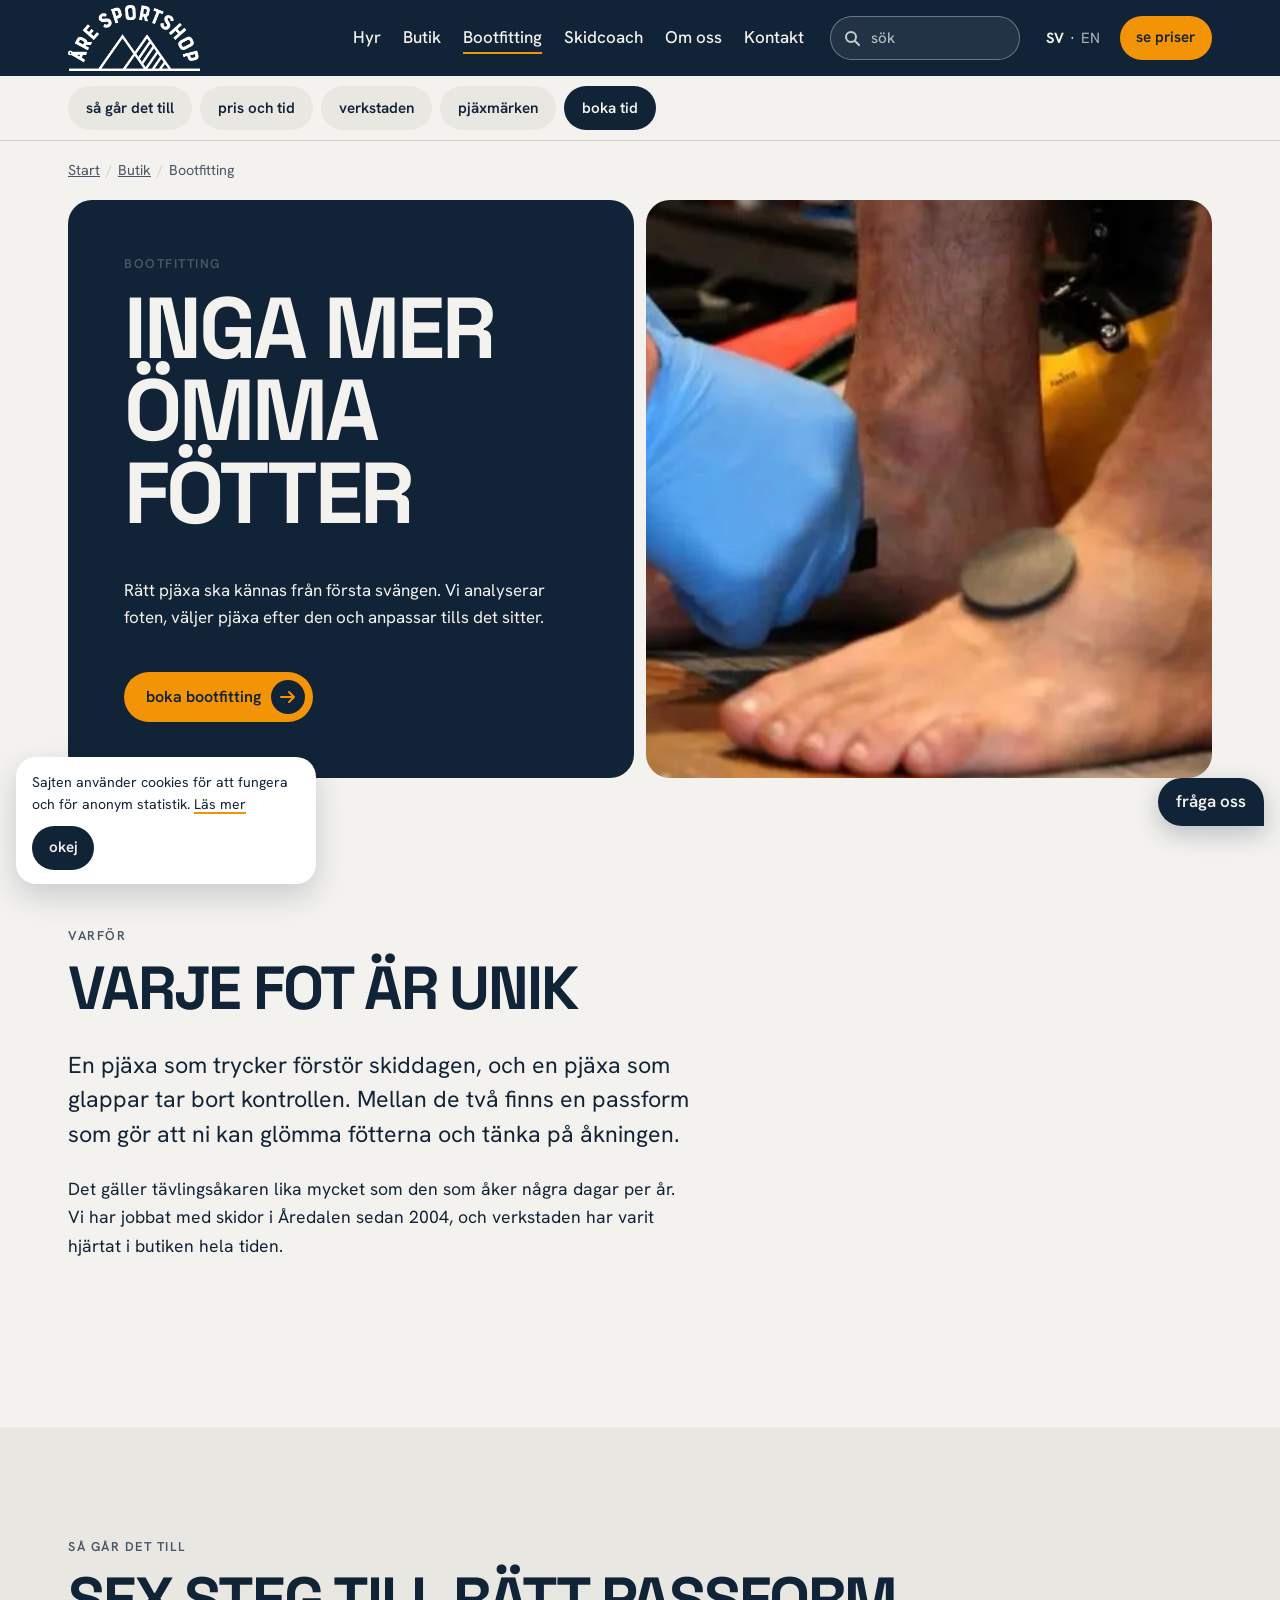
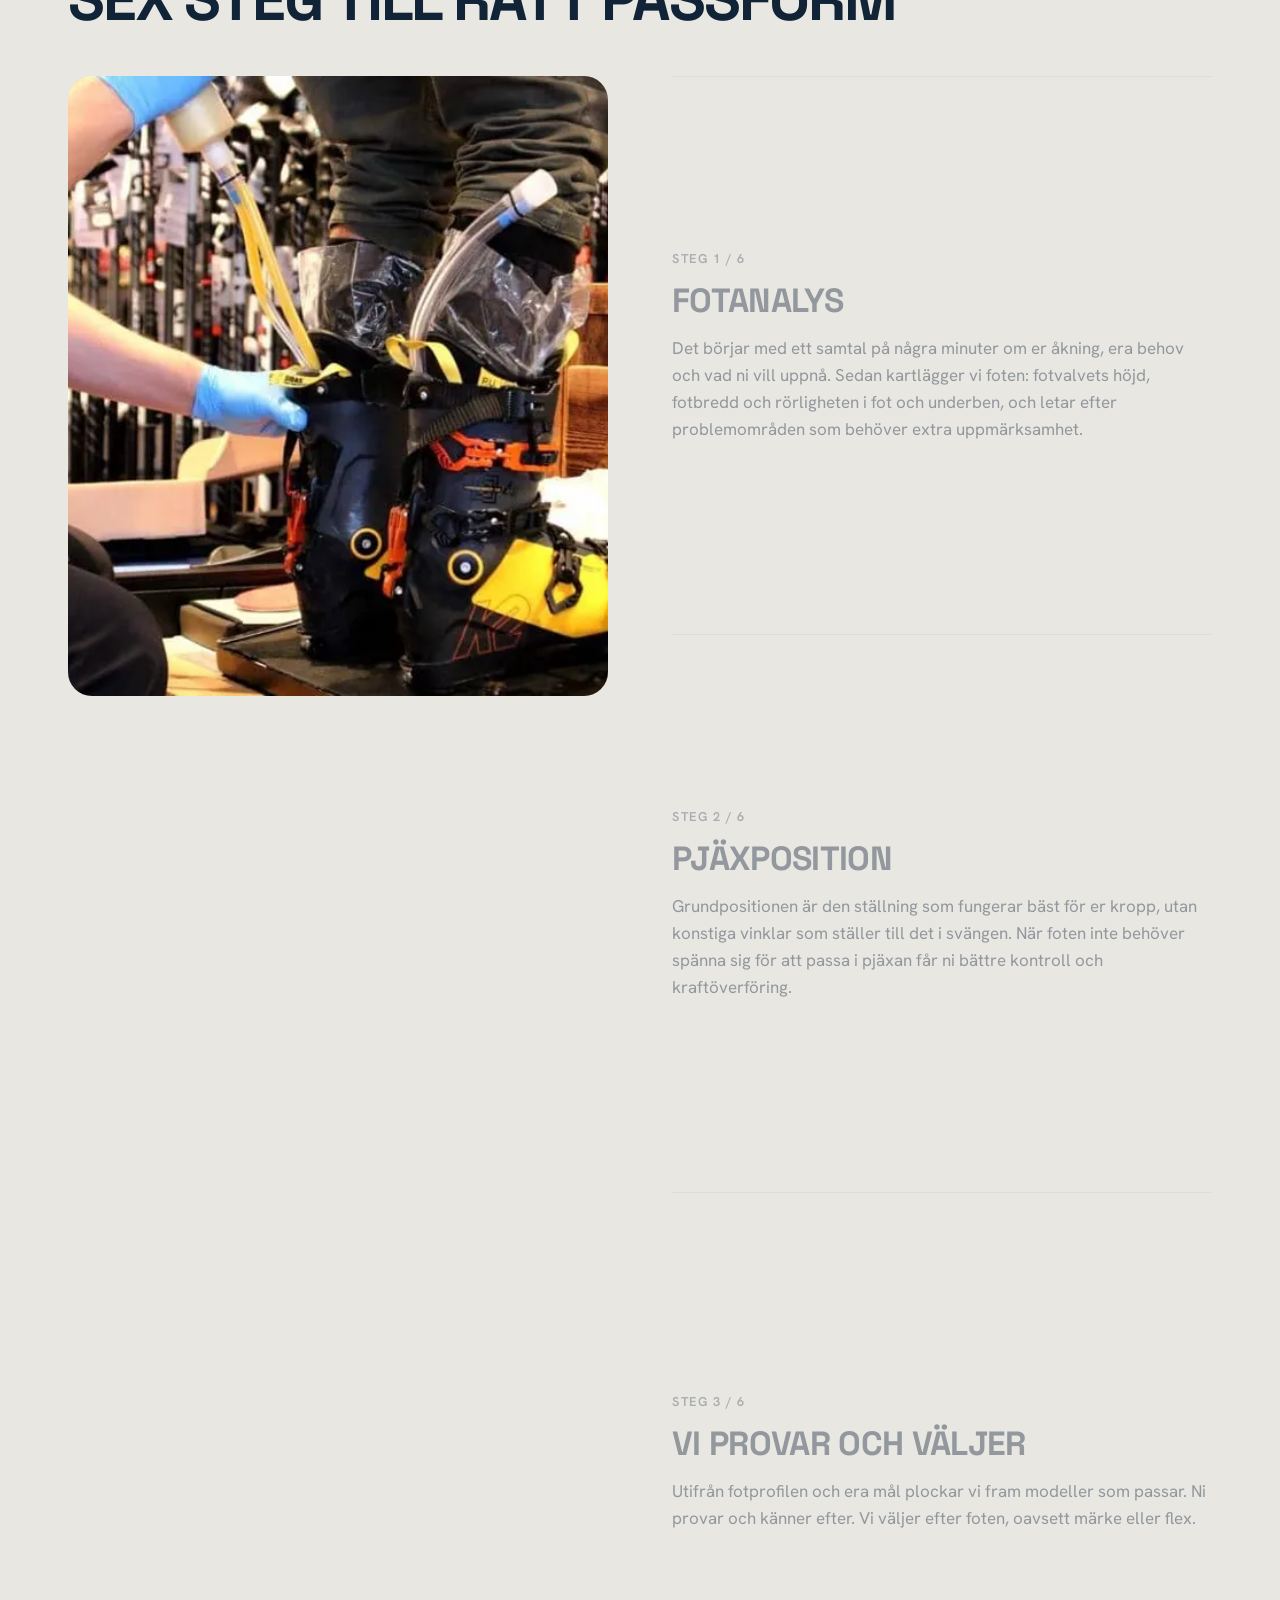
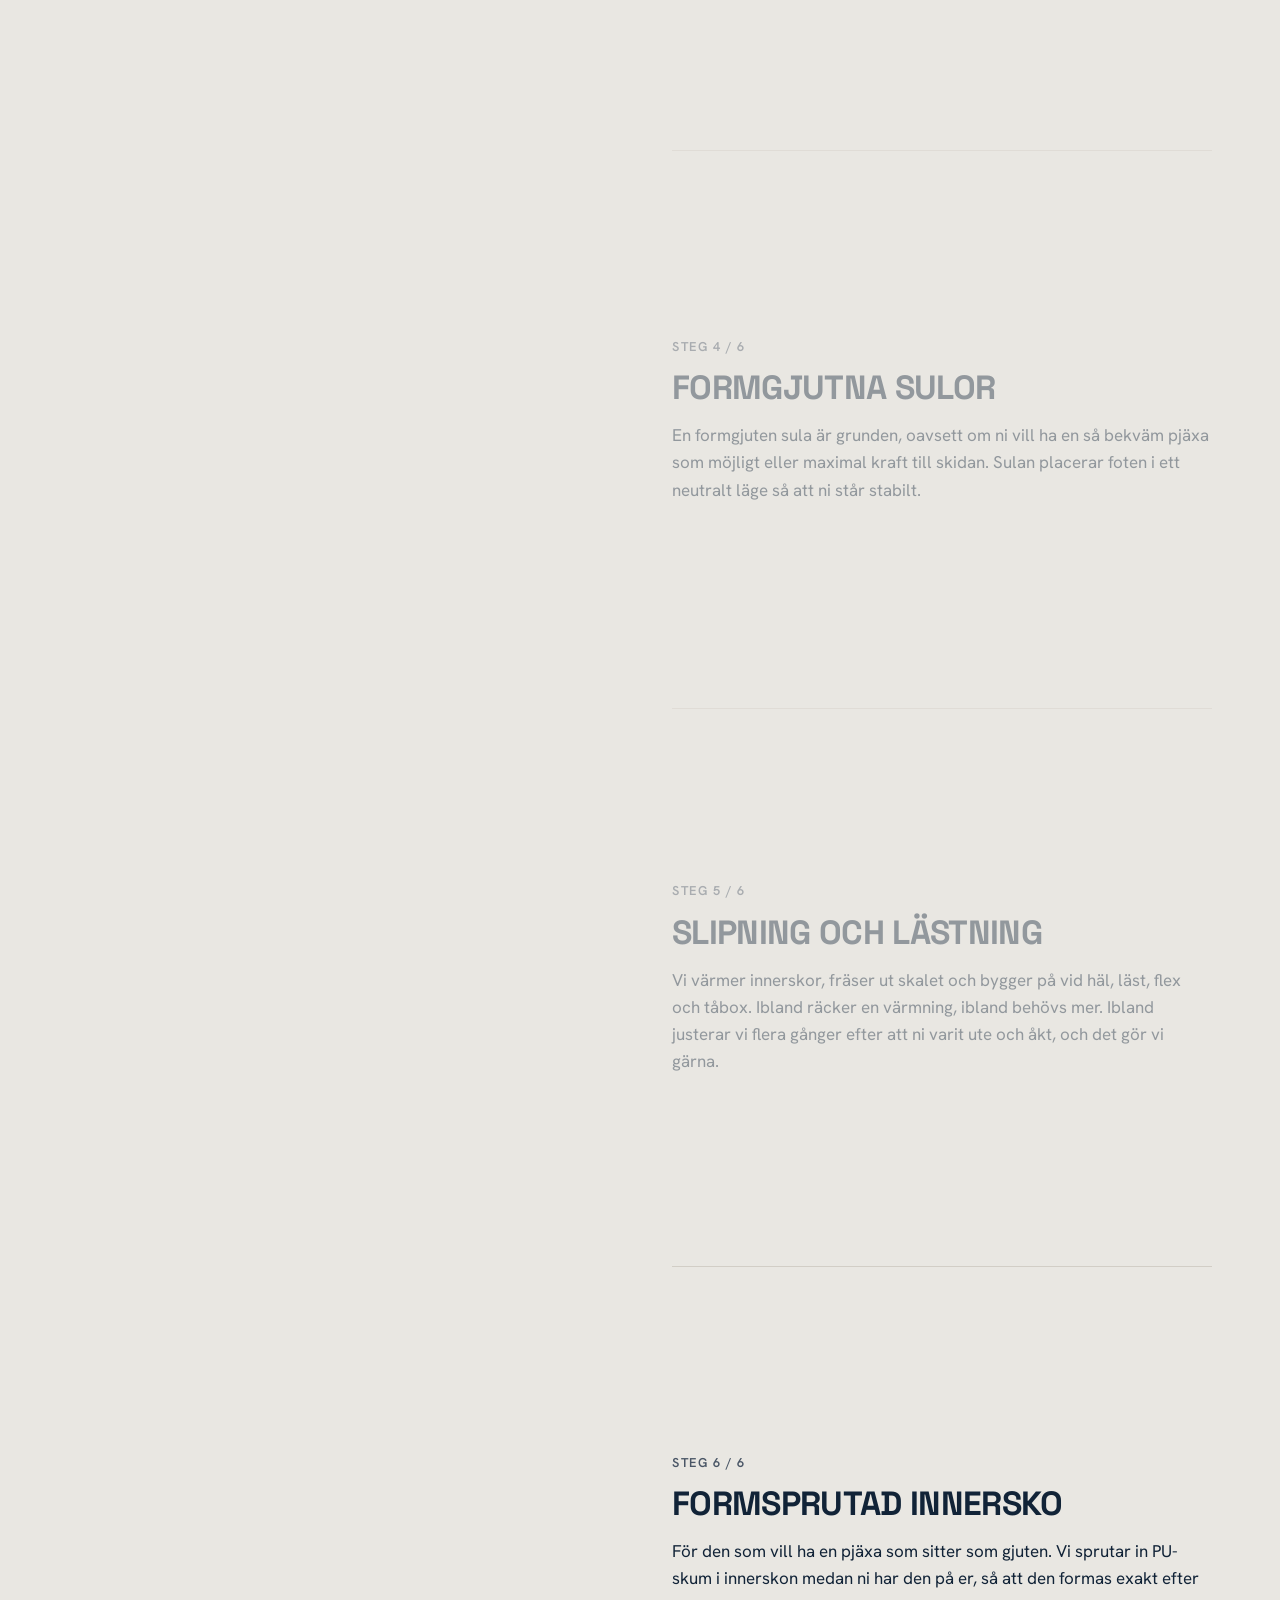
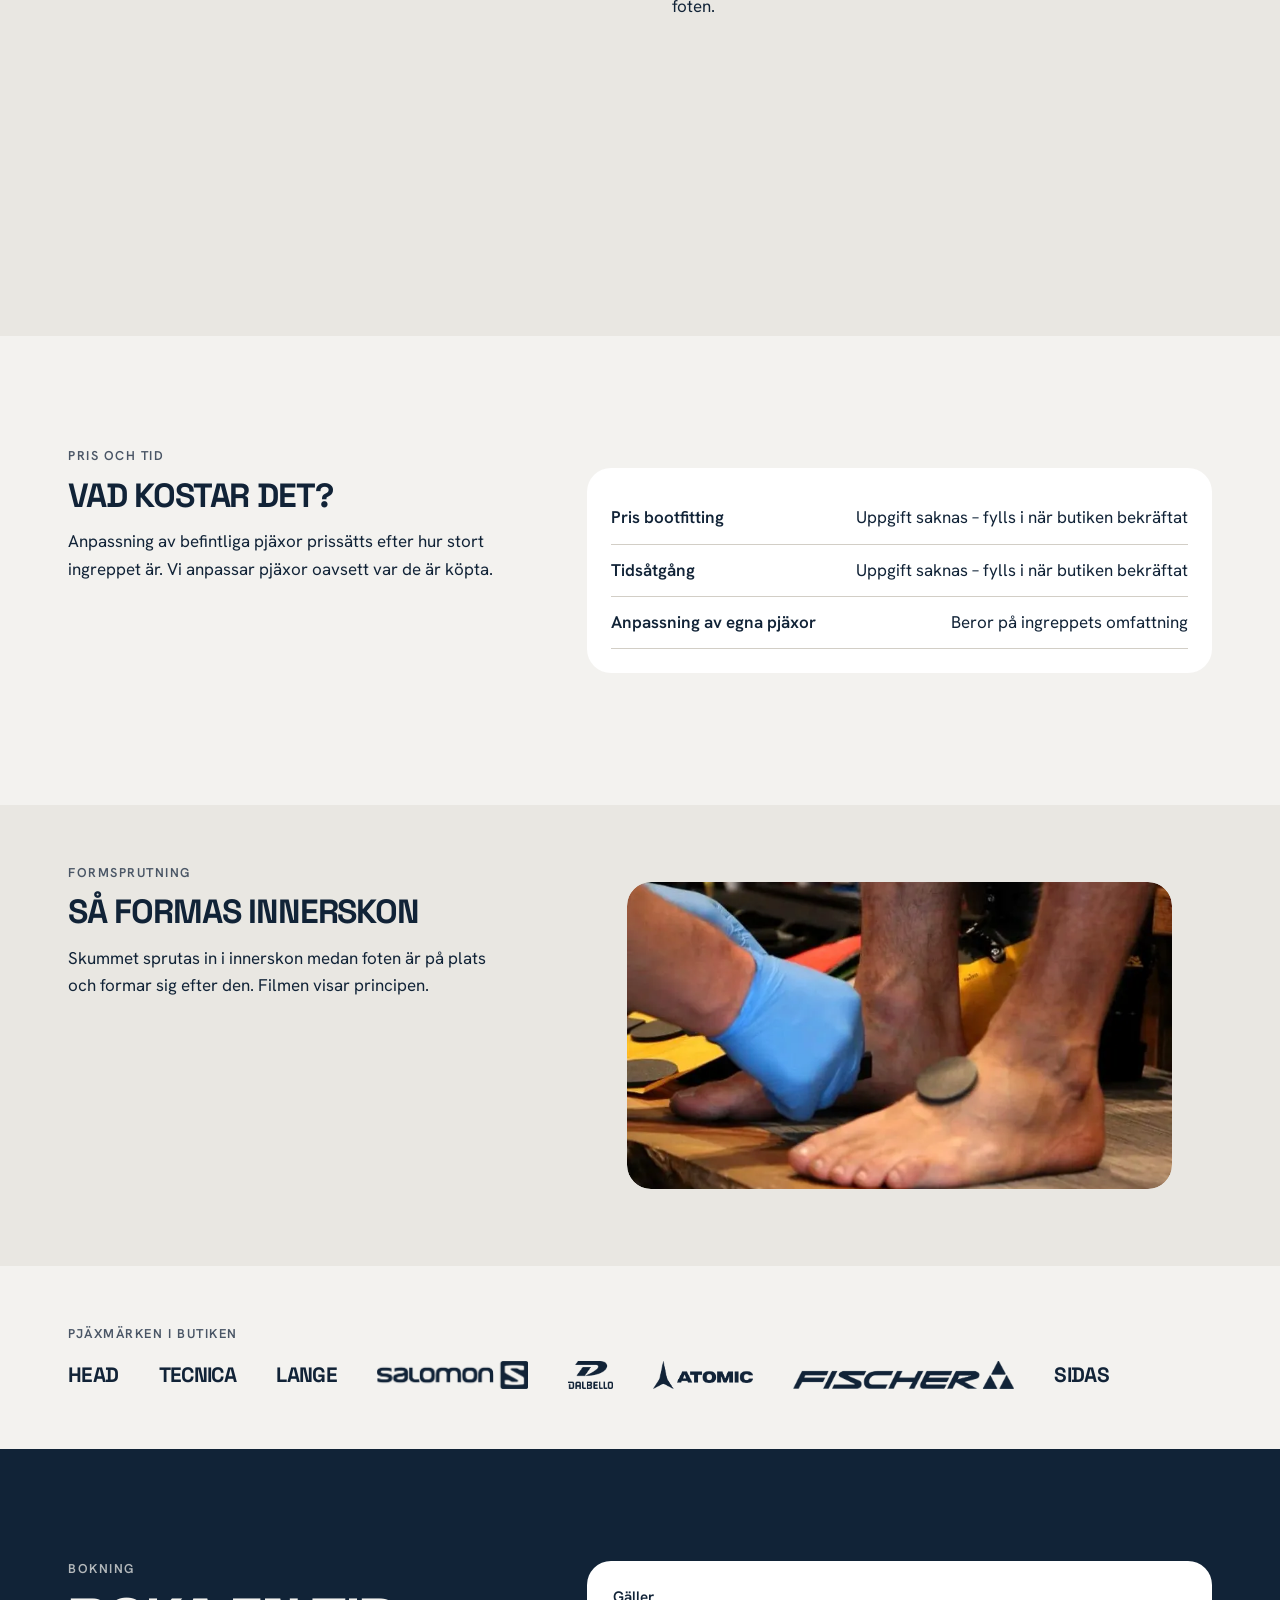
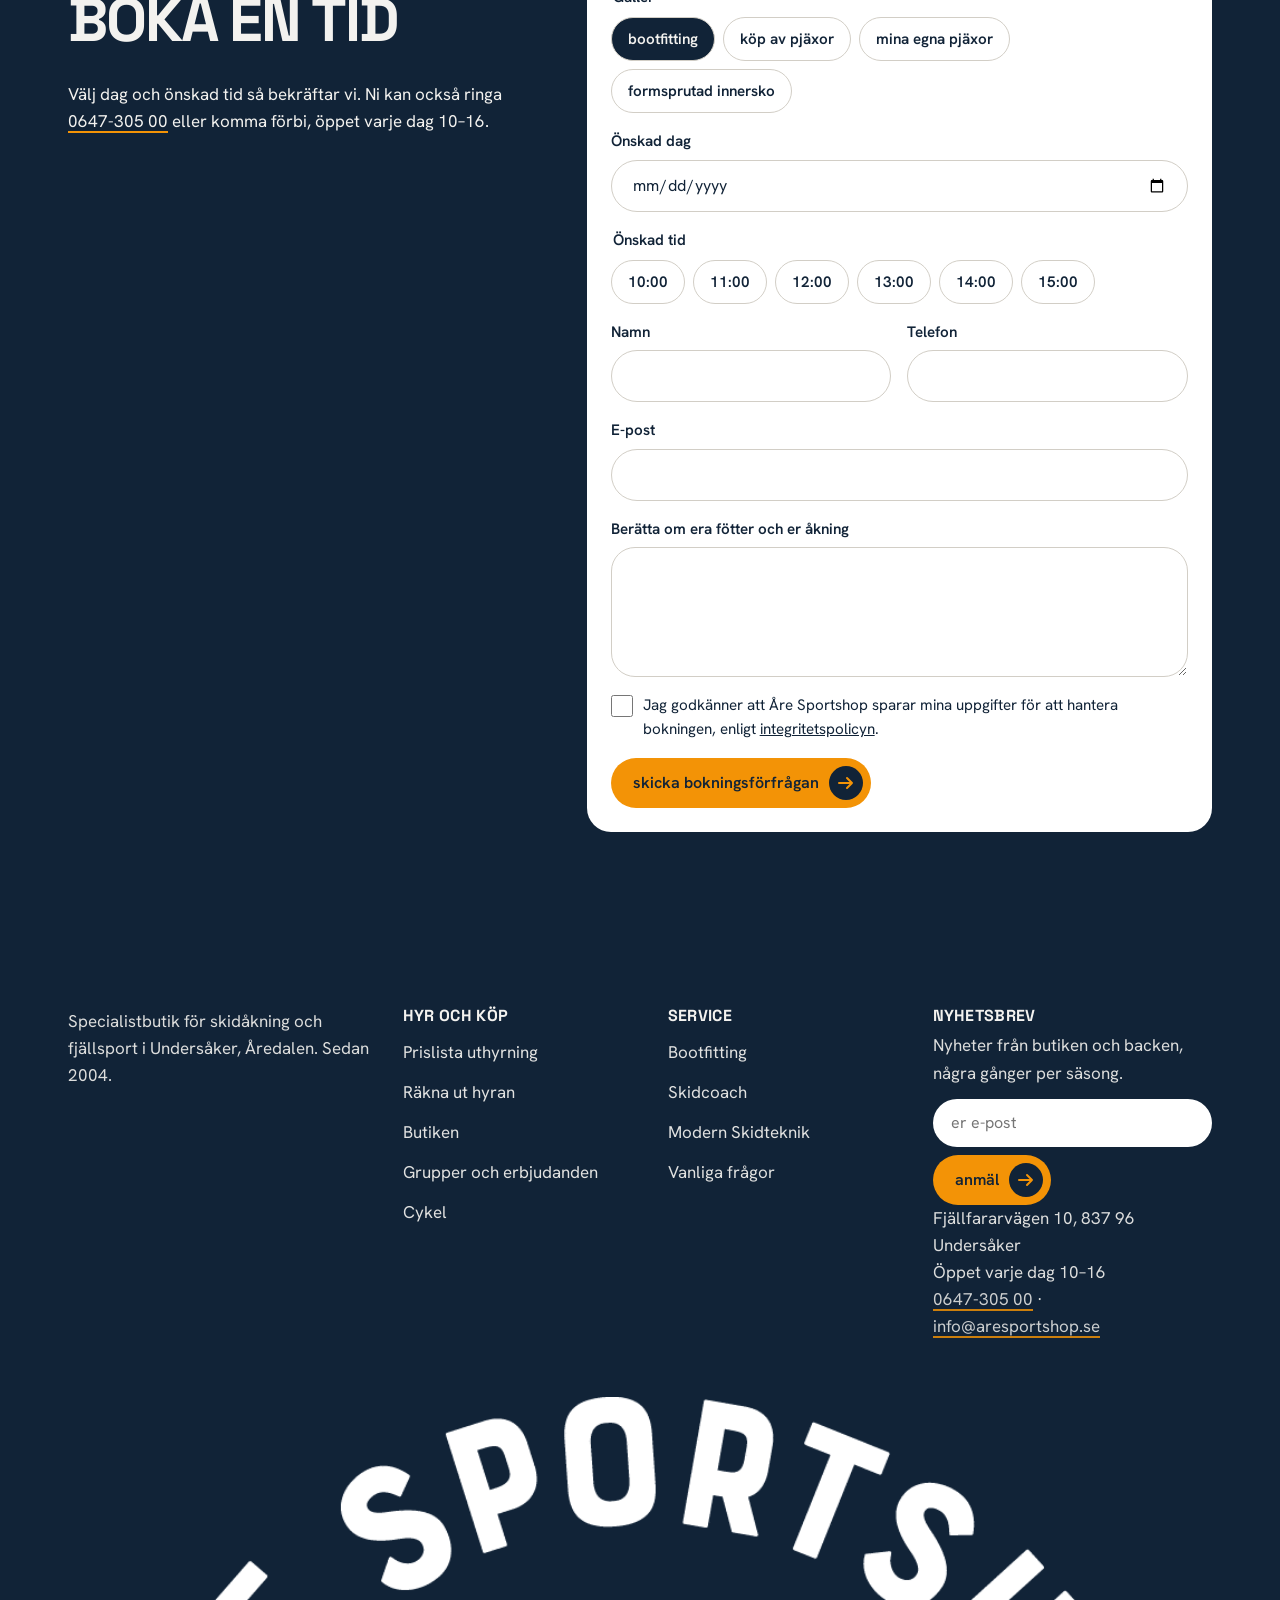
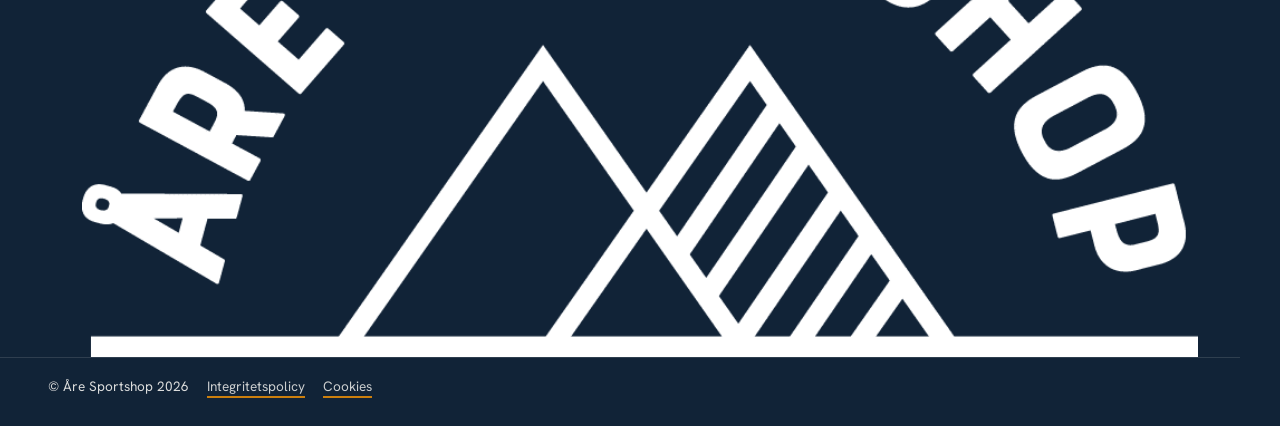
<file: bootfitting.html>
<!doctype html>
<html lang="sv">
<head>
<meta charset="utf-8">
<meta name="viewport" content="width=device-width, initial-scale=1">
<title>Bootfitting i Åre – fotanalys och anpassade pjäxor | Åre Sportshop</title>
<meta name="description" content="Bootfitting hos Åre Sportshop i Undersåker: fotanalys, pjäxposition, formgjutna sulor, slipning och formsprutade innerskor. Vi anpassar även pjäxor köpta någon annanstans.">
<link rel="canonical" href="https://aresportshop.se/bootfitting.html">
<link rel="alternate" hreflang="sv" href="https://aresportshop.se/bootfitting.html">
<link rel="alternate" hreflang="en" href="https://aresportshop.se/en/bootfitting.html">
<link rel="alternate" hreflang="x-default" href="https://aresportshop.se/bootfitting.html">
<meta property="og:type" content="website">
<meta property="og:title" content="Bootfitting i Åre – fotanalys och anpassade pjäxor | Åre Sportshop">
<meta property="og:description" content="Bootfitting hos Åre Sportshop i Undersåker: fotanalys, pjäxposition, formgjutna sulor, slipning och formsprutade innerskor. Vi anpassar även pjäxor köpta någon annanstans.">
<meta property="og:image" content="https://aresportshop.se/img/boot2-1600.webp">
<meta property="og:locale" content="sv_SE">
<meta name="theme-color" content="#112337">
<link rel="icon" href="img/logo-svart.png">
<script>document.documentElement.classList.add('js');if(matchMedia('(prefers-reduced-motion: reduce)').matches)document.documentElement.classList.add('rm');</script>
<link rel="preconnect" href="https://fonts.googleapis.com"><link rel="preconnect" href="https://fonts.gstatic.com" crossorigin>
<link href="https://fonts.googleapis.com/css2?family=Hanken+Grotesk:wght@400;500;600;700&amp;family=Space+Grotesk:wght@700&amp;display=swap" rel="stylesheet">
<link rel="stylesheet" href="styles.css">
<script type="application/ld+json">{"@context": "https://schema.org", "@type": "Service", "name": "Bootfitting", "provider": {"@type": "SportingGoodsStore", "@id": "https://aresportshop.se/#store", "name": "Åre Sportshop"}, "areaServed": "Åre", "url": "https://aresportshop.se/bootfitting.html"}</script>
<script type="application/ld+json">{"@context": "https://schema.org", "@type": "BreadcrumbList", "itemListElement": [{"@type": "ListItem", "position": 1, "name": "Start", "item": "https://aresportshop.se/"}, {"@type": "ListItem", "position": 2, "name": "Bootfitting", "item": "https://aresportshop.se/bootfitting.html"}]}</script>
</head>
<body>
<a class="skip" href="#main">Hoppa till innehåll</a>
<header class="nav">
  <div class="nav__in">
    <a href="index.html" class="nav__logo"><img src="img/logo-vit.png" alt="Åre Sportshop, till startsidan" width="150" height="48"></a>
    <nav class="nav__links" aria-label="Huvudmeny"><a href="index.html#hyr">Hyr</a><a href="index.html#butik">Butik</a><a href="bootfitting.html" aria-current="page">Bootfitting</a><a href="index.html#skidcoach">Skidcoach</a><a href="index.html#om">Om oss</a><a href="index.html#kontakt">Kontakt</a></nav>
    <form class="search nav__search" role="search"><label class="sr" for="q1">Sök på sajten</label><svg viewBox="0 0 16 16" aria-hidden="true"><circle cx="7" cy="7" r="5" fill="none" stroke="currentColor" stroke-width="2"/><path d="M11 11l4 4" stroke="currentColor" stroke-width="2" stroke-linecap="round"/></svg><input id="q1" type="search" placeholder="sök" autocomplete="off"><ul class="search__res" hidden></ul></form>
    <div class="lang"><a href="bootfitting.html" hreflang="sv" lang="sv" aria-current="true" aria-label="Svenska">SV</a><span aria-hidden="true">·</span><a href="en/bootfitting.html" hreflang="en" lang="en" aria-label="English">EN</a></div>
    <a class="btn btn--sm nav__cta" href="priser.html">se priser</a>
    <button class="nav__btn" type="button" aria-expanded="false" aria-controls="menu">meny</button>
  </div>
  <div class="nav__panel" id="menu"><form class="search " role="search"><label class="sr" for="q2">Sök på sajten</label><svg viewBox="0 0 16 16" aria-hidden="true"><circle cx="7" cy="7" r="5" fill="none" stroke="currentColor" stroke-width="2"/><path d="M11 11l4 4" stroke="currentColor" stroke-width="2" stroke-linecap="round"/></svg><input id="q2" type="search" placeholder="sök" autocomplete="off"><ul class="search__res" hidden></ul></form><a href="index.html#hyr">Hyr</a><a href="index.html#butik">Butik</a><a href="bootfitting.html" aria-current="page">Bootfitting</a><a href="index.html#skidcoach">Skidcoach</a><a href="index.html#om">Om oss</a><a href="index.html#kontakt">Kontakt</a><a class="btn " href="priser.html">se priser<span class="ai"><svg viewBox="0 0 16 16" aria-hidden="true"><path d="M1 8h13M9 3l5 5-5 5" fill="none" stroke="currentColor" stroke-width="2" stroke-linecap="round" stroke-linejoin="round"/></svg></span></a></div>
</header>
<script type="application/json" id="search-data">[{"t": "Hyr utrustning", "u": "index.html#hyr", "k": "uthyrning skidor snowboard pjäxor hjälm hyra kalkylator pris"}, {"t": "Priskalkylator", "u": "index.html#hyr", "k": "räkna ut hyran pris dagar familj alpinpaket"}, {"t": "Prislista uthyrning", "u": "priser.html", "k": "priser alla dagar säsong extra dag försäkring lavinpaket ryggskydd stighud"}, {"t": "Grupper och erbjudanden", "u": "priser.html#grupper", "k": "grupprabatt rabatt volvokortet studenter årebussen partnerboende hotell"}, {"t": "Butiken", "u": "index.html#butik", "k": "köpa skidor pjäxor kläder utrustning märken"}, {"t": "Bootfitting", "u": "bootfitting.html", "k": "pjäxor fotanalys sulor innersko anpassning ont fötter"}, {"t": "Boka bootfitting", "u": "bootfitting.html#boka", "k": "boka tid bootfitting pjäxköp"}, {"t": "Skidcoach", "u": "index.html#skidcoach", "k": "åre ski academy coach guide lektion halvdag heldag offpist topptur"}, {"t": "Modern Skidteknik", "u": "index.html#utbildning", "k": "utbildning kurs steg teknik"}, {"t": "Cykel", "u": "index.html#cykel", "k": "sommar mountainbike elcykel hyra cykel leasa"}, {"t": "Nyheter", "u": "index.html#nyheter", "k": "aktuellt påsk sportlov nytt märke"}, {"t": "Vanliga frågor", "u": "index.html#fragor", "k": "faq frågor svar hämta byta pjäxa"}, {"t": "Om oss", "u": "index.html#om", "k": "historia hyrskidan snickeri bensinmack undersåker"}, {"t": "Kontakt och öppettider", "u": "index.html#kontakt", "k": "telefon e-post adress öppettider vägbeskrivning karta presentkort"}]</script>
<nav class="subnav" aria-label="På den här sidan"><ul><li><a href="#steg">så går det till</a></li><li><a href="#pris">pris och tid</a></li><li><a href="#film">verkstaden</a></li><li><a href="#marken">pjäxmärken</a></li><li><a href="#boka">boka tid</a></li></ul></nav>
<main id="main">
<nav class="crumbs wrap" aria-label="Brödsmulor"><ol><li><a href="index.html">Start</a></li><li><a href="index.html#butik">Butik</a></li><li aria-current="page">Bootfitting</li></ol></nav>
<section class="subhero wrap">
  <div class="subhero__t words">
    <p class="label">Bootfitting</p>
    <h1>Inga mer ömma fötter</h1>
    <p>Rätt pjäxa ska kännas från första svängen. Vi analyserar foten, väljer pjäxa efter den och anpassar tills det sitter.</p>
    <div class="actions"><a class="btn " href="#boka">boka bootfitting<span class="ai"><svg viewBox="0 0 16 16" aria-hidden="true"><path d="M1 8h13M9 3l5 5-5 5" fill="none" stroke="currentColor" stroke-width="2" stroke-linecap="round" stroke-linejoin="round"/></svg></span></a></div>
  </div>
  <figure class="media par"><img src="img/boot2-800.webp" srcset="img/boot2-800.webp 800w, img/boot2-1600.webp 1600w" sizes="(min-width:960px) 50vw, 100vw" alt="Närbild på en bar fot under fotanalys" width="800" height="524" fetchpriority="high" decoding="async"></figure>
</section>
<section class="sec sec--loose">
  <div class="wrap rv"><p class="label">Varför</p><h2>Varje fot är unik</h2>
    <div class="prose mt">
      <p>En pjäxa som trycker förstör skiddagen, och en pjäxa som glappar tar bort kontrollen. Mellan de två finns en passform som gör att ni kan glömma fötterna och tänka på åkningen.</p>
      <p>Det gäller tävlingsåkaren lika mycket som den som åker några dagar per år. Vi har jobbat med skidor i Åredalen sedan 2004, och verkstaden har varit hjärtat i butiken hela tiden.</p>
    </div></div>
</section>
<section class="sec alt" id="steg" aria-labelledby="pr-h">
  <div class="wrap"><p class="label">Så går det till</p><h2 id="pr-h">Sex steg till rätt passform</h2>
    <div class="story mt2"><div class="story__fig" aria-hidden="true"><img src="img/boot2-800.webp" srcset="img/boot2-800.webp 800w, img/boot2-1600.webp 1600w" sizes="45vw" alt="" data-k="boot20" class="on" loading="lazy"><img src="img/boot2-800.webp" srcset="img/boot2-800.webp 800w, img/boot2-800.webp 1600w" sizes="45vw" alt="" data-k="bootfit1" class="" loading="lazy"><img src="img/pjaxor-800.webp" srcset="img/pjaxor-800.webp 800w" sizes="45vw" alt="" data-k="pjaxor2" class="" loading="lazy"><img src="img/boot2-800.webp" srcset="img/boot2-800.webp 800w, img/boot2-1600.webp 1600w" sizes="45vw" alt="" data-k="boot23" class="" loading="lazy"><img src="img/boot2-800.webp" srcset="img/boot2-800.webp 800w, img/boot2-800.webp 1600w" sizes="45vw" alt="" data-k="bootfit4" class="" loading="lazy"><img src="img/boot1-800.webp" srcset="img/boot1-800.webp 800w, img/boot1-1600.webp 1600w" sizes="45vw" alt="" data-k="boot15" class="" loading="lazy"></div><ol class="steps" style="list-style:none;margin:0;padding:0"><li class="step" data-img="boot20"><p class="label">Steg 1 / 6</p><h3>Fotanalys</h3><p>Det börjar med ett samtal på några minuter om er åkning, era behov och vad ni vill uppnå. Sedan kartlägger vi foten: fotvalvets höjd, fotbredd och rörligheten i fot och underben, och letar efter problemområden som behöver extra uppmärksamhet.</p><figure class="media"><img src="img/boot2-800.webp" srcset="img/boot2-800.webp 800w, img/boot2-1600.webp 1600w" sizes="100vw" alt="" width="800" height="524" loading="lazy" decoding="async"></figure></li><li class="step" data-img="bootfit1"><p class="label">Steg 2 / 6</p><h3>Pjäxposition</h3><p>Grundpositionen är den ställning som fungerar bäst för er kropp, utan konstiga vinklar som ställer till det i svängen. När foten inte behöver spänna sig för att passa i pjäxan får ni bättre kontroll och kraftöverföring.</p><figure class="media"><img src="img/boot2-800.webp" srcset="img/boot2-800.webp 800w, img/boot2-800.webp 1600w" sizes="100vw" alt="" width="800" height="1000" loading="lazy" decoding="async"></figure></li><li class="step" data-img="pjaxor2"><p class="label">Steg 3 / 6</p><h3>Vi provar och väljer</h3><p>Utifrån fotprofilen och era mål plockar vi fram modeller som passar. Ni provar och känner efter. Vi väljer efter foten, oavsett märke eller flex.</p><figure class="media"><img src="img/pjaxor-800.webp" alt="" width="552" height="552" loading="lazy" decoding="async"></figure></li><li class="step" data-img="boot23"><p class="label">Steg 4 / 6</p><h3>Formgjutna sulor</h3><p>En formgjuten sula är grunden, oavsett om ni vill ha en så bekväm pjäxa som möjligt eller maximal kraft till skidan. Sulan placerar foten i ett neutralt läge så att ni står stabilt.</p><figure class="media"><img src="img/boot2-800.webp" srcset="img/boot2-800.webp 800w, img/boot2-1600.webp 1600w" sizes="100vw" alt="" width="800" height="524" loading="lazy" decoding="async"></figure></li><li class="step" data-img="bootfit4"><p class="label">Steg 5 / 6</p><h3>Slipning och lästning</h3><p>Vi värmer innerskor, fräser ut skalet och bygger på vid häl, läst, flex och tåbox. Ibland räcker en värmning, ibland behövs mer. Ibland justerar vi flera gånger efter att ni varit ute och åkt, och det gör vi gärna.</p><figure class="media"><img src="img/boot2-800.webp" srcset="img/boot2-800.webp 800w, img/boot2-800.webp 1600w" sizes="100vw" alt="" width="800" height="1000" loading="lazy" decoding="async"></figure></li><li class="step" data-img="boot15"><p class="label">Steg 6 / 6</p><h3>Formsprutad innersko</h3><p>För den som vill ha en pjäxa som sitter som gjuten. Vi sprutar in PU-skum i innerskon medan ni har den på er, så att den formas exakt efter foten.</p><figure class="media"><img src="img/boot1-800.webp" srcset="img/boot1-800.webp 800w, img/boot1-1600.webp 1600w" sizes="100vw" alt="" width="800" height="540" loading="lazy" decoding="async"></figure></li></ol></div>
  </div>
</section>
<section class="sec" id="pris"><div class="wrap split rv">
  <div><p class="label">Pris och tid</p><h2 style="font-size:var(--s3)">Vad kostar det?</h2>
    <p>Anpassning av befintliga pjäxor prissätts efter hur stort ingreppet är. Vi anpassar pjäxor oavsett var de är köpta.</p></div>
  <dl class="box facts"><div><dt>Pris bootfitting</dt><dd>Uppgift saknas – fylls i när butiken bekräftat</dd></div>
    <div><dt>Tidsåtgång</dt><dd>Uppgift saknas – fylls i när butiken bekräftat</dd></div>
    <div><dt>Anpassning av egna pjäxor</dt><dd>Beror på ingreppets omfattning</dd></div></dl>
</div></section>
<section class="sec sec--tight alt" id="film"><div class="wrap split rv">
  <div><p class="label">Formsprutning</p><h2 style="font-size:var(--s3)">Så formas innerskon</h2><p>Skummet sprutas in i innerskon medan foten är på plats och formar sig efter den. Filmen visar principen.</p></div>
  <figure class="video"><video class="bgv" muted loop playsinline preload="metadata" poster="img/boot2-800.webp" aria-hidden="true" tabindex="-1"><source src="video/bootfit.mp4" type="video/mp4"></video></figure>
</div></section>
<section class="sec sec--tight" id="marken"><div class="wrap rv"><p class="label">Pjäxmärken i butiken</p><ul class="blogos"><li class="t">Head</li><li class="t">Tecnica</li><li class="t">Lange</li><li><img src="img/logos/salomon.png" alt="Salomon" height="28" loading="lazy"></li><li><img src="img/logos/dalbello.png" alt="Dalbello" height="28" loading="lazy"></li><li><img src="img/logos/atomic.png" alt="Atomic" height="28" loading="lazy"></li><li><img src="img/logos/fischer.png" alt="Fischer" height="28" loading="lazy"></li><li class="t">Sidas</li></ul></div></section>
<section class="sec band" id="boka">
  <div class="wrap split rv">
    <div><p class="label">Bokning</p><h2>Boka en tid</h2>
      <p>Välj dag och önskad tid så bekräftar vi. Ni kan också ringa <a href="tel:+4664730500">0647-305 00</a> eller komma förbi, öppet varje dag 10–16.</p></div>
    <form class="form box" data-toast="Tack, er bokningsförfrågan är skickad. Vi bekräftar tiden via e-post eller telefon.">
      <fieldset class="full"><legend>Gäller</legend><div class="pills"><label><input type="radio" name="typ" value="Bootfitting" checked><span>Bootfitting</span></label><label><input type="radio" name="typ" value="Köp av pjäxor"><span>Köp av pjäxor</span></label><label><input type="radio" name="typ" value="Mina egna pjäxor"><span>Mina egna pjäxor</span></label><label><input type="radio" name="typ" value="Formsprutad innersko"><span>Formsprutad innersko</span></label></div></fieldset>
      <label class="full">Önskad dag<input name="datum" type="date" required></label>
      <fieldset class="full"><legend>Önskad tid</legend><div class="pills"><label><input type="radio" name="tid" value="10:00" required><span>10:00</span></label><label><input type="radio" name="tid" value="11:00" required><span>11:00</span></label><label><input type="radio" name="tid" value="12:00" required><span>12:00</span></label><label><input type="radio" name="tid" value="13:00" required><span>13:00</span></label><label><input type="radio" name="tid" value="14:00" required><span>14:00</span></label><label><input type="radio" name="tid" value="15:00" required><span>15:00</span></label></div></fieldset>
      <label>Namn<input name="namn" required autocomplete="name"></label>
      <label>Telefon<input name="telefon" type="tel" required autocomplete="tel"></label>
      <label class="full">E-post<input name="epost" type="email" required autocomplete="email"></label>
      <label class="full">Berätta om era fötter och er åkning<textarea name="meddelande" rows="3"></textarea></label>
      <label class="check full"><input type="checkbox" name="samtycke" required><span>Jag godkänner att Åre Sportshop sparar mina uppgifter för att hantera bokningen, enligt <a href="https://aresportshop.se/integritetspolicy/">integritetspolicyn</a>.</span></label>
      <button class="btn" type="submit">skicka bokningsförfrågan<span class="ai"><svg viewBox="0 0 16 16" aria-hidden="true"><path d="M1 8h13M9 3l5 5-5 5" fill="none" stroke="currentColor" stroke-width="2" stroke-linecap="round" stroke-linejoin="round"/></svg></span></button>
    </form>
  </div>
</section>
</main>
<footer class="foot">
  <div class="wrap foot__grid">
    <div><p>Specialistbutik för skidåkning och fjällsport i Undersåker, Åredalen. Sedan 2004.</p></div>
    <div><h3>Hyr och köp</h3><a href="priser.html">Prislista uthyrning</a><a href="index.html#hyr">Räkna ut hyran</a><a href="index.html#butik">Butiken</a><a href="priser.html#grupper">Grupper och erbjudanden</a><a href="index.html#cykel">Cykel</a></div>
    <div><h3>Service</h3><a href="bootfitting.html">Bootfitting</a><a href="index.html#skidcoach">Skidcoach</a><a href="index.html#utbildning">Modern Skidteknik</a><a href="index.html#fragor">Vanliga frågor</a></div>
    <div><h3>Nyhetsbrev</h3><p>Nyheter från butiken och backen, några gånger per säsong.</p>
      <form class="news-form" data-toast="Tack, ni är anmälda till nyhetsbrevet."><label class="sr" for="nl">E-post</label><input id="nl" type="email" required placeholder="er e-post" autocomplete="email"><button class="btn" type="submit">anmäl<span class="ai"><svg viewBox="0 0 16 16" aria-hidden="true"><path d="M1 8h13M9 3l5 5-5 5" fill="none" stroke="currentColor" stroke-width="2" stroke-linecap="round" stroke-linejoin="round"/></svg></span></button></form>
      <p class="mt">Fjällfararvägen 10, 837 96 Undersåker<br>Öppet varje dag 10–16<br><a href="tel:+4664730500">0647-305 00</a> · <a href="mailto:info@aresportshop.se">info@aresportshop.se</a></p></div>
  </div>
  <div class="biglogo"><img src="img/logo-vit.png" alt="Åre Sportshop" width="1000" height="320" loading="lazy"></div>
  <p class="wrap foot__legal"><span>© Åre Sportshop 2026</span><a href="https://aresportshop.se/integritetspolicy/">Integritetspolicy</a><a href="https://aresportshop.se/cookies/">Cookies</a></p>
</footer>
<div class="fab"><a class="chat" href="index.html#kontakt">fråga oss</a><button class="totop" type="button" aria-label="Till toppen"><svg viewBox="0 0 16 16" aria-hidden="true"><path d="M1 8h13M9 3l5 5-5 5" fill="none" stroke="currentColor" stroke-width="2" stroke-linecap="round" stroke-linejoin="round"/></svg></button></div>
<div class="cookie" role="region" aria-label="Cookies" hidden><p>Sajten använder cookies för att fungera och för anonym statistik. <a href="https://aresportshop.se/cookies/">Läs mer</a></p><button class="btn btn--navy btn--sm" type="button">okej</button></div>
<script src="main.js" defer></script>
</body>
</html>
</file>
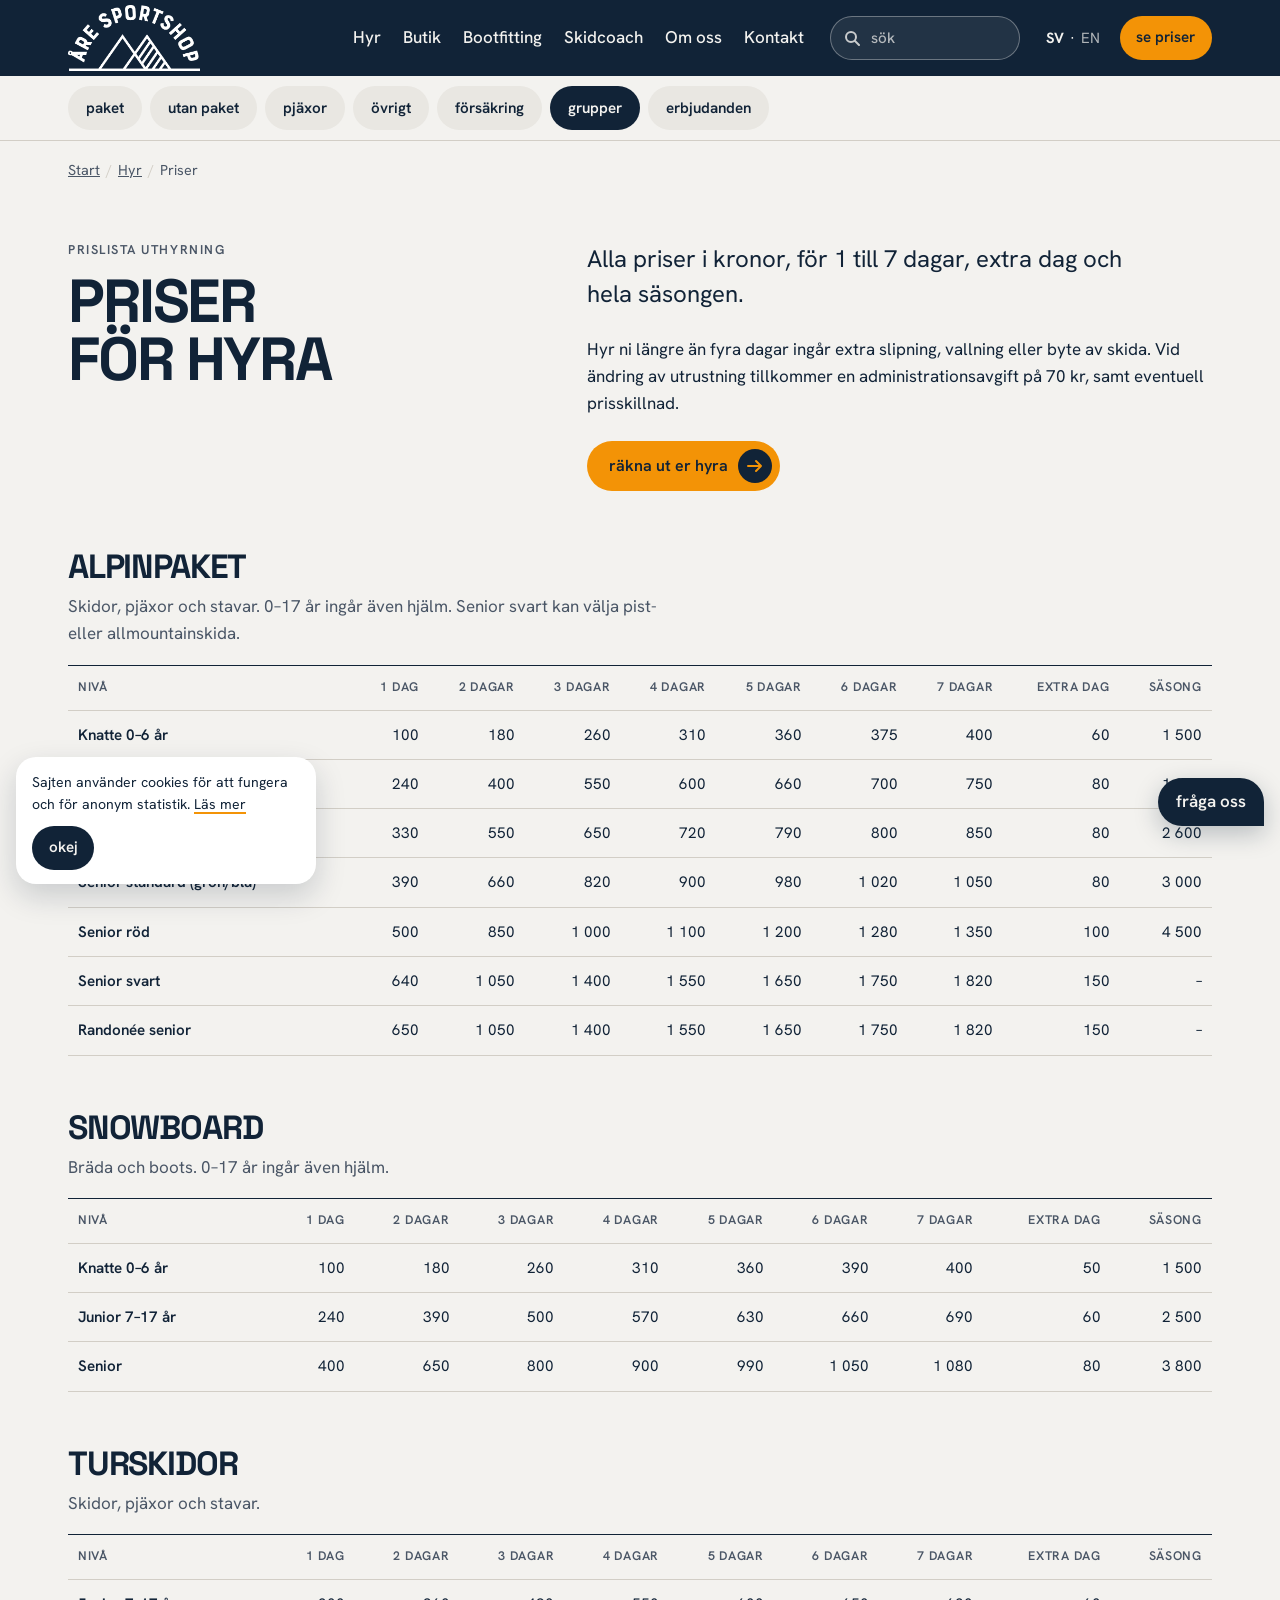
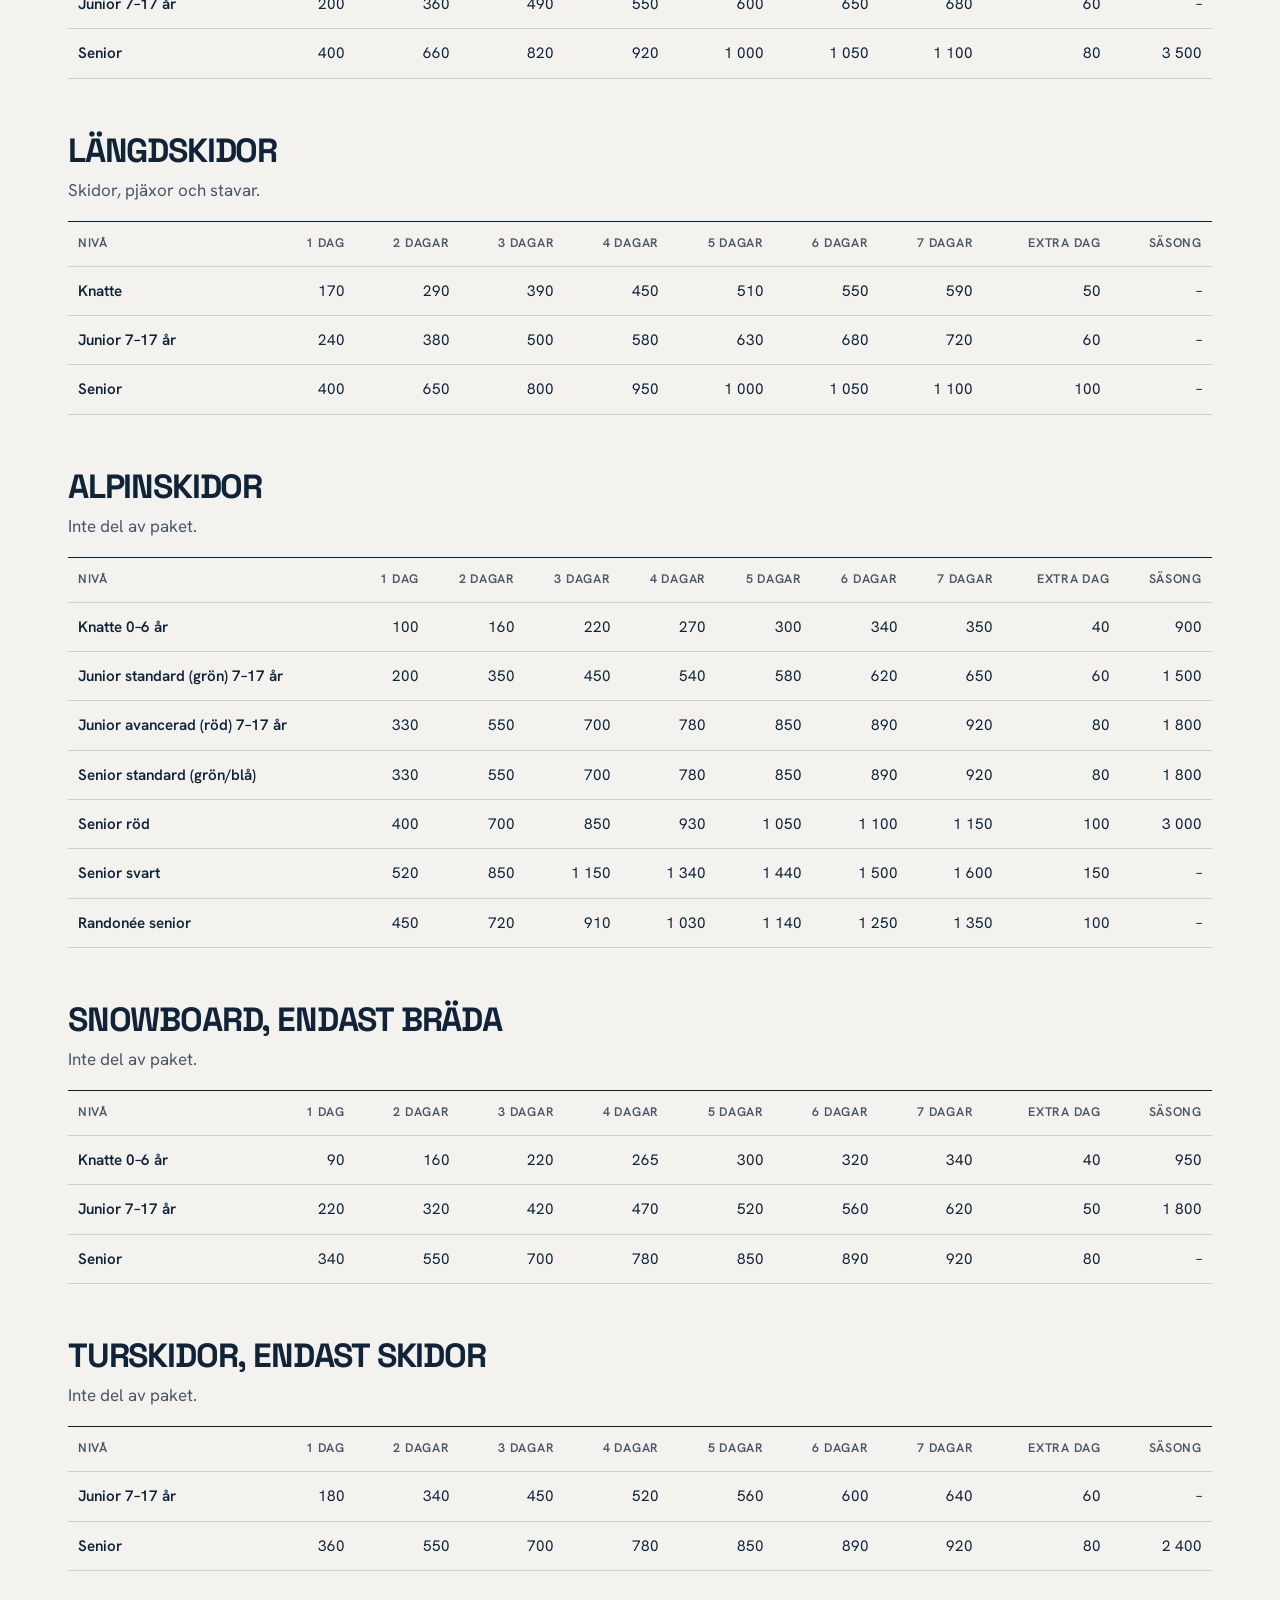
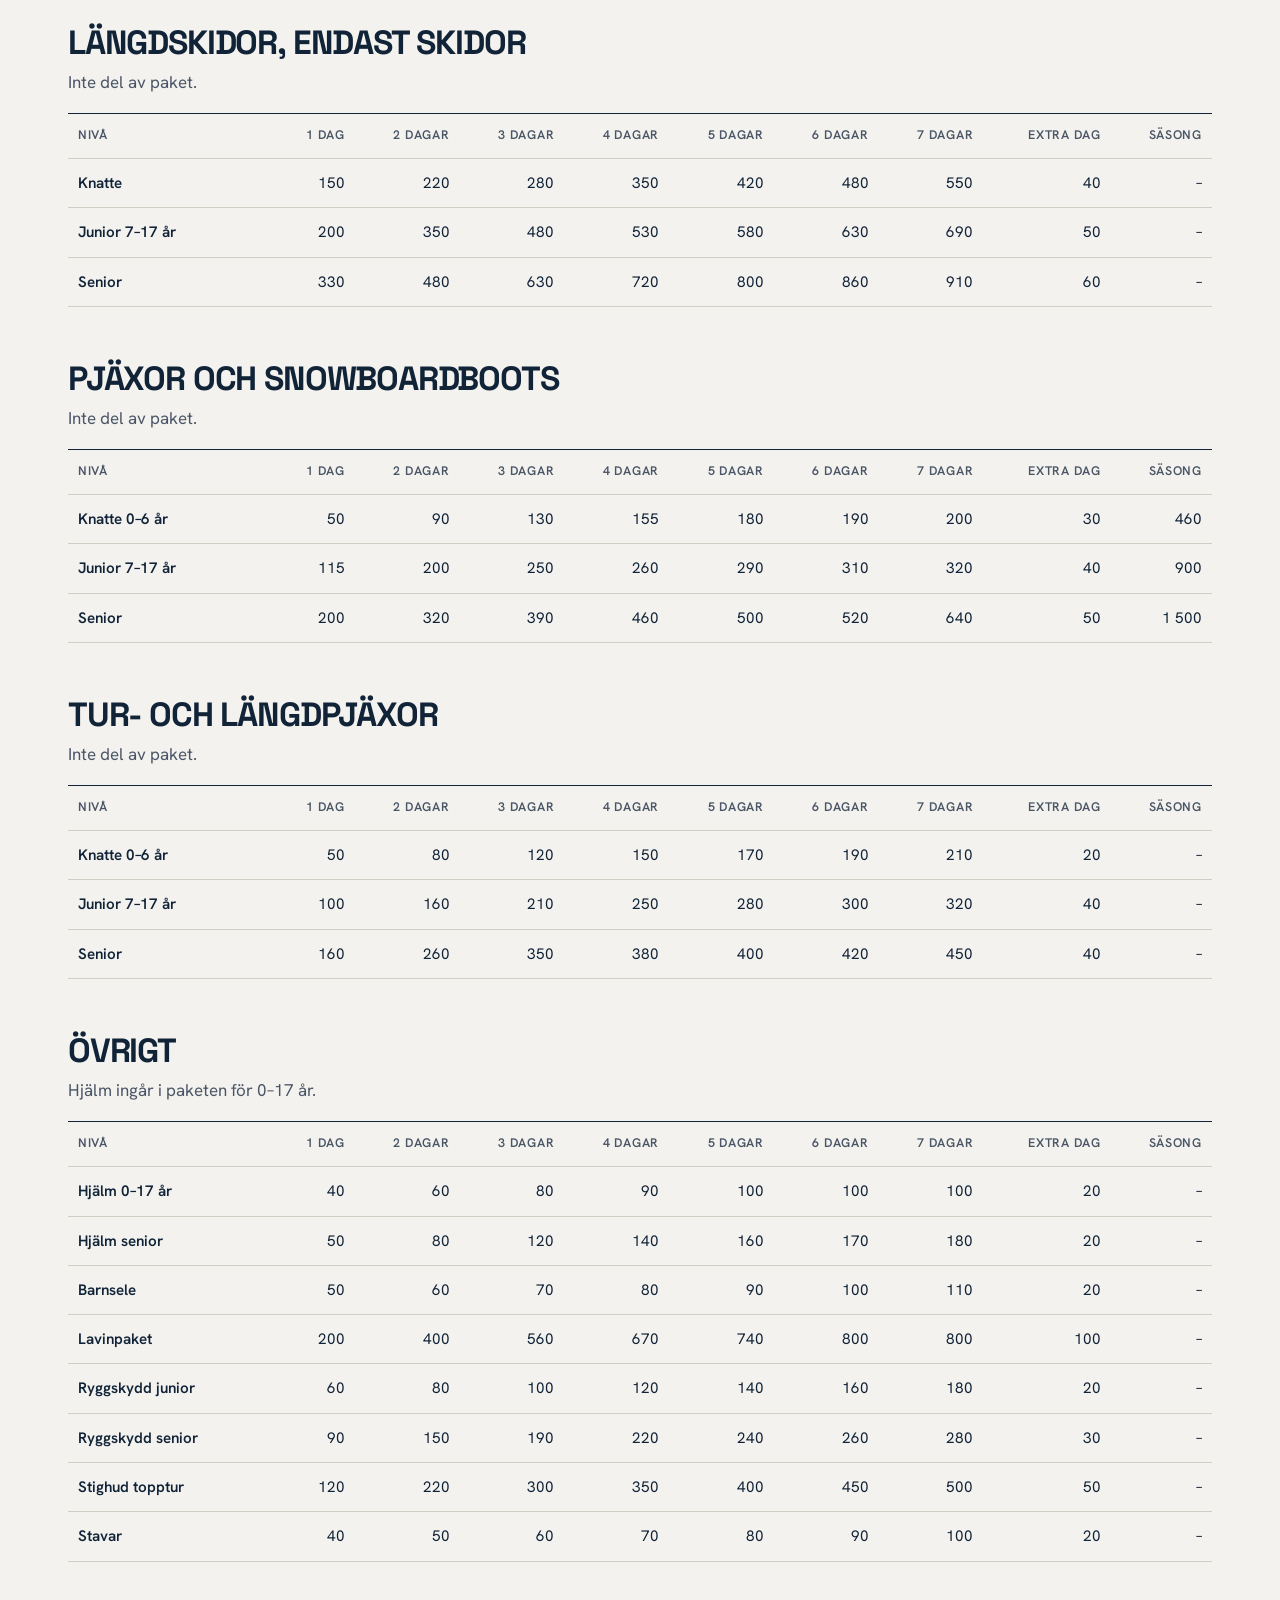
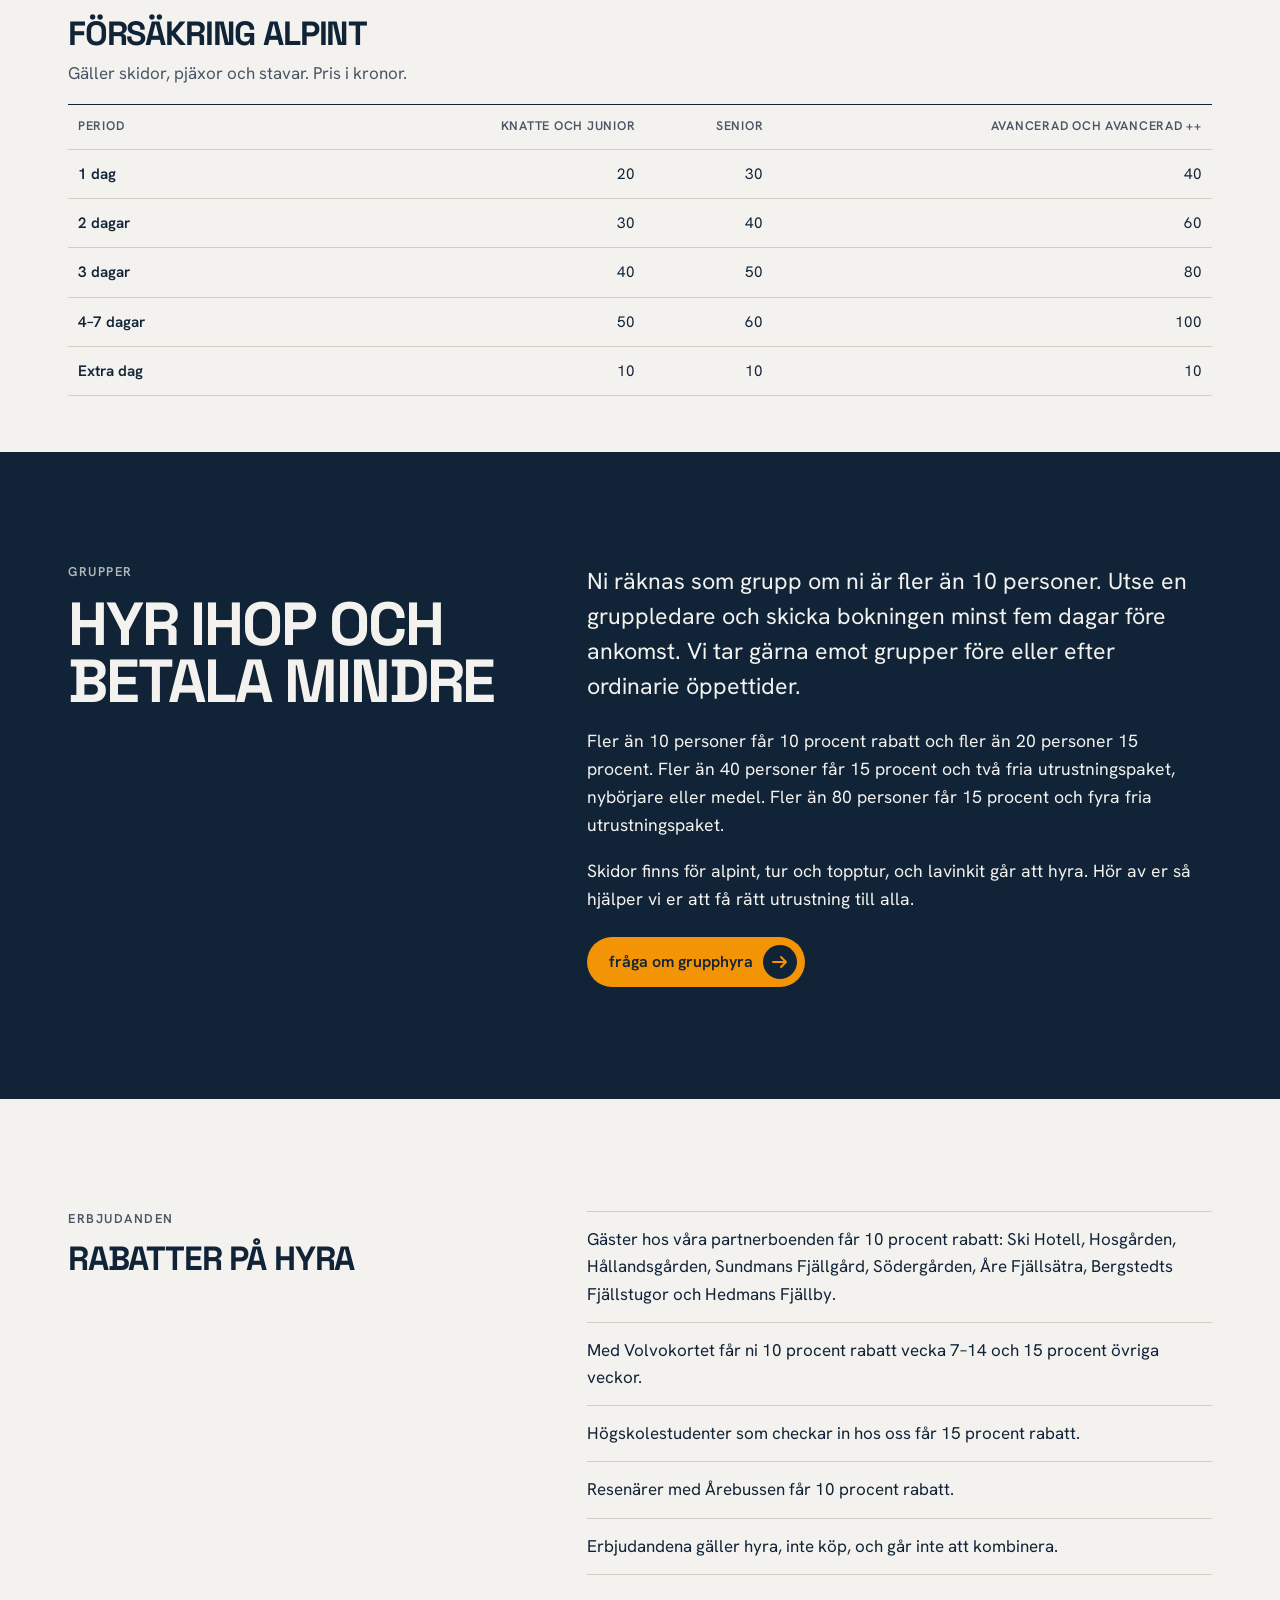
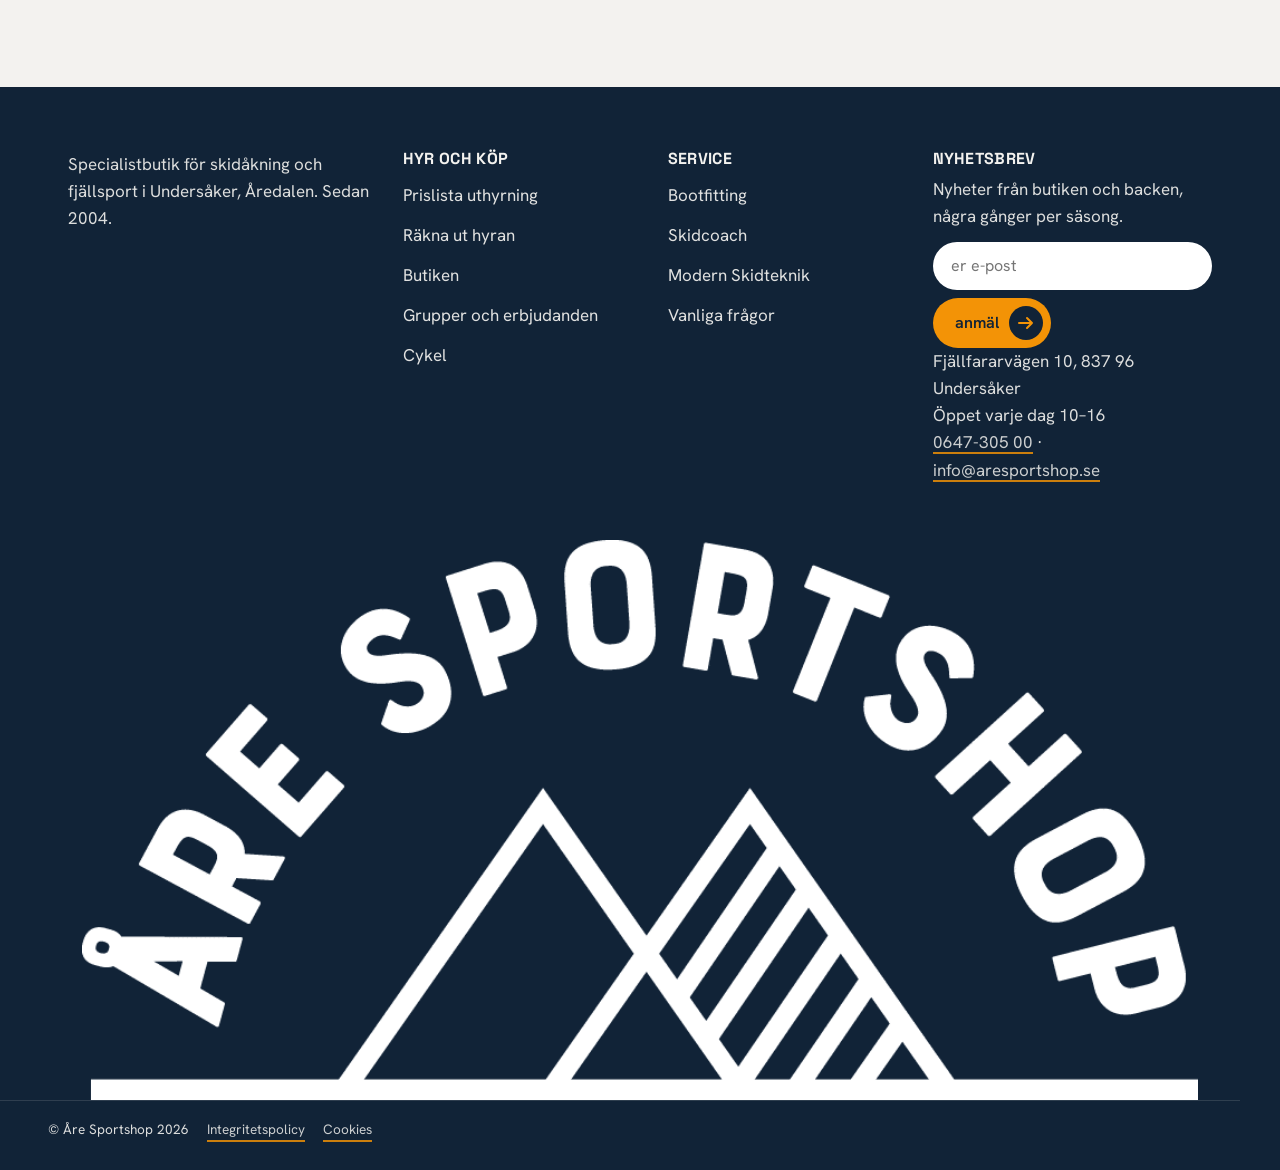
<file: priser.html>
<!doctype html>
<html lang="sv">
<head>
<meta charset="utf-8">
<meta name="viewport" content="width=device-width, initial-scale=1">
<title>Prislista uthyrning – Åre Sportshop, Undersåker</title>
<meta name="description" content="Alla priser för hyra av alpinpaket, snowboard, turskidor och längdskidor hos Åre Sportshop, 1–7 dagar och hela säsongen. Grupprabatter, erbjudanden och försäkring.">
<link rel="canonical" href="https://aresportshop.se/priser.html">
<link rel="alternate" hreflang="sv" href="https://aresportshop.se/priser.html">
<link rel="alternate" hreflang="x-default" href="https://aresportshop.se/priser.html">
<meta property="og:type" content="website">
<meta property="og:title" content="Prislista uthyrning – Åre Sportshop, Undersåker">
<meta property="og:description" content="Alla priser för hyra av alpinpaket, snowboard, turskidor och längdskidor hos Åre Sportshop, 1–7 dagar och hela säsongen. Grupprabatter, erbjudanden och försäkring.">
<meta property="og:image" content="https://aresportshop.se/img/hero-1600.webp">
<meta property="og:locale" content="sv_SE">
<meta name="theme-color" content="#112337">
<link rel="icon" href="img/logo-svart.png">
<script>document.documentElement.classList.add('js');if(matchMedia('(prefers-reduced-motion: reduce)').matches)document.documentElement.classList.add('rm');</script>
<link rel="preconnect" href="https://fonts.googleapis.com"><link rel="preconnect" href="https://fonts.gstatic.com" crossorigin>
<link href="https://fonts.googleapis.com/css2?family=Hanken+Grotesk:wght@400;500;600;700&amp;family=Space+Grotesk:wght@700&amp;display=swap" rel="stylesheet">
<link rel="stylesheet" href="styles.css">
<script type="application/ld+json">{"@context": "https://schema.org", "@type": "SportingGoodsStore", "@id": "https://aresportshop.se/#store", "name": "Åre Sportshop", "url": "https://aresportshop.se/", "telephone": "+46 647 305 00", "email": "info@aresportshop.se", "logo": "https://aresportshop.se/img/logo-svart.png", "image": "https://aresportshop.se/img/hero-1600.webp", "foundingDate": "2004", "address": {"@type": "PostalAddress", "streetAddress": "Fjällfararvägen 10", "postalCode": "837 96", "addressLocality": "Undersåker", "addressCountry": "SE"}, "openingHoursSpecification": {"@type": "OpeningHoursSpecification", "dayOfWeek": ["Monday", "Tuesday", "Wednesday", "Thursday", "Friday", "Saturday", "Sunday"], "opens": "10:00", "closes": "16:00"}, "areaServed": "Åre", "priceRange": "100–5000 kr"}</script>
<script type="application/ld+json">{"@context": "https://schema.org", "@type": "BreadcrumbList", "itemListElement": [{"@type": "ListItem", "position": 1, "name": "Start", "item": "https://aresportshop.se/"}, {"@type": "ListItem", "position": 2, "name": "Priser", "item": "https://aresportshop.se/priser.html"}]}</script>
</head>
<body>
<a class="skip" href="#main">Hoppa till innehåll</a>
<header class="nav">
  <div class="nav__in">
    <a href="index.html" class="nav__logo"><img src="img/logo-vit.png" alt="Åre Sportshop, till startsidan" width="150" height="48"></a>
    <nav class="nav__links" aria-label="Huvudmeny"><a href="index.html#hyr" aria-current="page">Hyr</a><a href="index.html#butik">Butik</a><a href="bootfitting.html">Bootfitting</a><a href="index.html#skidcoach">Skidcoach</a><a href="index.html#om">Om oss</a><a href="index.html#kontakt">Kontakt</a></nav>
    <form class="search nav__search" role="search"><label class="sr" for="q1">Sök på sajten</label><svg viewBox="0 0 16 16" aria-hidden="true"><circle cx="7" cy="7" r="5" fill="none" stroke="currentColor" stroke-width="2"/><path d="M11 11l4 4" stroke="currentColor" stroke-width="2" stroke-linecap="round"/></svg><input id="q1" type="search" placeholder="sök" autocomplete="off"><ul class="search__res" hidden></ul></form>
    <div class="lang"><a href="priser.html" hreflang="sv" lang="sv" aria-current="true" aria-label="Svenska">SV</a><span aria-hidden="true">·</span><a href="en/index.html#rent" hreflang="en" lang="en" aria-label="English">EN</a></div>
    <a class="btn btn--sm nav__cta" href="priser.html">se priser</a>
    <button class="nav__btn" type="button" aria-expanded="false" aria-controls="menu">meny</button>
  </div>
  <div class="nav__panel" id="menu"><form class="search " role="search"><label class="sr" for="q2">Sök på sajten</label><svg viewBox="0 0 16 16" aria-hidden="true"><circle cx="7" cy="7" r="5" fill="none" stroke="currentColor" stroke-width="2"/><path d="M11 11l4 4" stroke="currentColor" stroke-width="2" stroke-linecap="round"/></svg><input id="q2" type="search" placeholder="sök" autocomplete="off"><ul class="search__res" hidden></ul></form><a href="index.html#hyr" aria-current="page">Hyr</a><a href="index.html#butik">Butik</a><a href="bootfitting.html">Bootfitting</a><a href="index.html#skidcoach">Skidcoach</a><a href="index.html#om">Om oss</a><a href="index.html#kontakt">Kontakt</a><a class="btn " href="priser.html">se priser<span class="ai"><svg viewBox="0 0 16 16" aria-hidden="true"><path d="M1 8h13M9 3l5 5-5 5" fill="none" stroke="currentColor" stroke-width="2" stroke-linecap="round" stroke-linejoin="round"/></svg></span></a></div>
</header>
<script type="application/json" id="search-data">[{"t": "Hyr utrustning", "u": "index.html#hyr", "k": "uthyrning skidor snowboard pjäxor hjälm hyra kalkylator pris"}, {"t": "Priskalkylator", "u": "index.html#hyr", "k": "räkna ut hyran pris dagar familj alpinpaket"}, {"t": "Prislista uthyrning", "u": "priser.html", "k": "priser alla dagar säsong extra dag försäkring lavinpaket ryggskydd stighud"}, {"t": "Grupper och erbjudanden", "u": "priser.html#grupper", "k": "grupprabatt rabatt volvokortet studenter årebussen partnerboende hotell"}, {"t": "Butiken", "u": "index.html#butik", "k": "köpa skidor pjäxor kläder utrustning märken"}, {"t": "Bootfitting", "u": "bootfitting.html", "k": "pjäxor fotanalys sulor innersko anpassning ont fötter"}, {"t": "Boka bootfitting", "u": "bootfitting.html#boka", "k": "boka tid bootfitting pjäxköp"}, {"t": "Skidcoach", "u": "index.html#skidcoach", "k": "åre ski academy coach guide lektion halvdag heldag offpist topptur"}, {"t": "Modern Skidteknik", "u": "index.html#utbildning", "k": "utbildning kurs steg teknik"}, {"t": "Cykel", "u": "index.html#cykel", "k": "sommar mountainbike elcykel hyra cykel leasa"}, {"t": "Nyheter", "u": "index.html#nyheter", "k": "aktuellt påsk sportlov nytt märke"}, {"t": "Vanliga frågor", "u": "index.html#fragor", "k": "faq frågor svar hämta byta pjäxa"}, {"t": "Om oss", "u": "index.html#om", "k": "historia hyrskidan snickeri bensinmack undersåker"}, {"t": "Kontakt och öppettider", "u": "index.html#kontakt", "k": "telefon e-post adress öppettider vägbeskrivning karta presentkort"}]</script>
<nav class="subnav" aria-label="På den här sidan"><ul><li><a href="#paket">paket</a></li><li><a href="#e0">utan paket</a></li><li><a href="#e4">pjäxor</a></li><li><a href="#e6">övrigt</a></li><li><a href="#forsakring">försäkring</a></li><li><a href="#grupper">grupper</a></li><li><a href="#erbjudanden">erbjudanden</a></li></ul></nav>
<main id="main">
<nav class="crumbs wrap" aria-label="Brödsmulor"><ol><li><a href="index.html">Start</a></li><li><a href="index.html#hyr">Hyr</a></li><li aria-current="page">Priser</li></ol></nav>
<section class="sec sec--tight">
  <div class="wrap split rv">
    <div class="words"><p class="label">Prislista uthyrning</p><h1 style="font-size:var(--s2)">Priser för hyra</h1></div>
    <div><p class="lede">Alla priser i kronor, för 1 till 7 dagar, extra dag och hela säsongen.</p>
    <p>Hyr ni längre än fyra dagar ingår extra slipning, vallning eller byte av skida. Vid ändring av utrustning tillkommer en administrationsavgift på 70 kr, samt eventuell prisskillnad.</p>
    <div class="actions"><a class="btn " href="index.html#hyr">räkna ut er hyra<span class="ai"><svg viewBox="0 0 16 16" aria-hidden="true"><path d="M1 8h13M9 3l5 5-5 5" fill="none" stroke="currentColor" stroke-width="2" stroke-linecap="round" stroke-linejoin="round"/></svg></span></a></div></div>
  </div>
</section>
<div class="wrap" id="paket">
  <section class="ptable rv" id="alpin" aria-labelledby="alpin-h"><h2 id="alpin-h">Alpinpaket</h2><p class="muted">Skidor, pjäxor och stavar. 0–17 år ingår även hjälm. Senior svart kan välja pist- eller allmountainskida.</p><div class="scroll" tabindex="0" role="region" aria-label="Alpinpaket, prislista"><table><caption class="sr">Alpinpaket. Pris i kronor.</caption><thead><tr><th scope="col">Nivå</th><th scope="col">1 dag</th><th scope="col">2 dagar</th><th scope="col">3 dagar</th><th scope="col">4 dagar</th><th scope="col">5 dagar</th><th scope="col">6 dagar</th><th scope="col">7 dagar</th><th scope="col">Extra dag</th><th scope="col">Säsong</th></tr></thead><tbody><tr><th scope="row">Knatte 0–6 år</th><td>100</td><td>180</td><td>260</td><td>310</td><td>360</td><td>375</td><td>400</td><td>60</td><td>1 500</td></tr><tr><th scope="row">Junior standard (grön) 7–17 år</th><td>240</td><td>400</td><td>550</td><td>600</td><td>660</td><td>700</td><td>750</td><td>80</td><td>1 800</td></tr><tr><th scope="row">Junior avancerad (röd) 7–17 år</th><td>330</td><td>550</td><td>650</td><td>720</td><td>790</td><td>800</td><td>850</td><td>80</td><td>2 600</td></tr><tr><th scope="row">Senior standard (grön/blå)</th><td>390</td><td>660</td><td>820</td><td>900</td><td>980</td><td>1 020</td><td>1 050</td><td>80</td><td>3 000</td></tr><tr><th scope="row">Senior röd</th><td>500</td><td>850</td><td>1 000</td><td>1 100</td><td>1 200</td><td>1 280</td><td>1 350</td><td>100</td><td>4 500</td></tr><tr><th scope="row">Senior svart</th><td>640</td><td>1 050</td><td>1 400</td><td>1 550</td><td>1 650</td><td>1 750</td><td>1 820</td><td>150</td><td>–</td></tr><tr><th scope="row">Randonée senior</th><td>650</td><td>1 050</td><td>1 400</td><td>1 550</td><td>1 650</td><td>1 750</td><td>1 820</td><td>150</td><td>–</td></tr></tbody></table></div></section><section class="ptable rv" id="snowboard" aria-labelledby="snowboard-h"><h2 id="snowboard-h">Snowboard</h2><p class="muted">Bräda och boots. 0–17 år ingår även hjälm.</p><div class="scroll" tabindex="0" role="region" aria-label="Snowboard, prislista"><table><caption class="sr">Snowboard. Pris i kronor.</caption><thead><tr><th scope="col">Nivå</th><th scope="col">1 dag</th><th scope="col">2 dagar</th><th scope="col">3 dagar</th><th scope="col">4 dagar</th><th scope="col">5 dagar</th><th scope="col">6 dagar</th><th scope="col">7 dagar</th><th scope="col">Extra dag</th><th scope="col">Säsong</th></tr></thead><tbody><tr><th scope="row">Knatte 0–6 år</th><td>100</td><td>180</td><td>260</td><td>310</td><td>360</td><td>390</td><td>400</td><td>50</td><td>1 500</td></tr><tr><th scope="row">Junior 7–17 år</th><td>240</td><td>390</td><td>500</td><td>570</td><td>630</td><td>660</td><td>690</td><td>60</td><td>2 500</td></tr><tr><th scope="row">Senior</th><td>400</td><td>650</td><td>800</td><td>900</td><td>990</td><td>1 050</td><td>1 080</td><td>80</td><td>3 800</td></tr></tbody></table></div></section><section class="ptable rv" id="tur" aria-labelledby="tur-h"><h2 id="tur-h">Turskidor</h2><p class="muted">Skidor, pjäxor och stavar.</p><div class="scroll" tabindex="0" role="region" aria-label="Turskidor, prislista"><table><caption class="sr">Turskidor. Pris i kronor.</caption><thead><tr><th scope="col">Nivå</th><th scope="col">1 dag</th><th scope="col">2 dagar</th><th scope="col">3 dagar</th><th scope="col">4 dagar</th><th scope="col">5 dagar</th><th scope="col">6 dagar</th><th scope="col">7 dagar</th><th scope="col">Extra dag</th><th scope="col">Säsong</th></tr></thead><tbody><tr><th scope="row">Junior 7–17 år</th><td>200</td><td>360</td><td>490</td><td>550</td><td>600</td><td>650</td><td>680</td><td>60</td><td>–</td></tr><tr><th scope="row">Senior</th><td>400</td><td>660</td><td>820</td><td>920</td><td>1 000</td><td>1 050</td><td>1 100</td><td>80</td><td>3 500</td></tr></tbody></table></div></section><section class="ptable rv" id="langd" aria-labelledby="langd-h"><h2 id="langd-h">Längdskidor</h2><p class="muted">Skidor, pjäxor och stavar.</p><div class="scroll" tabindex="0" role="region" aria-label="Längdskidor, prislista"><table><caption class="sr">Längdskidor. Pris i kronor.</caption><thead><tr><th scope="col">Nivå</th><th scope="col">1 dag</th><th scope="col">2 dagar</th><th scope="col">3 dagar</th><th scope="col">4 dagar</th><th scope="col">5 dagar</th><th scope="col">6 dagar</th><th scope="col">7 dagar</th><th scope="col">Extra dag</th><th scope="col">Säsong</th></tr></thead><tbody><tr><th scope="row">Knatte</th><td>170</td><td>290</td><td>390</td><td>450</td><td>510</td><td>550</td><td>590</td><td>50</td><td>–</td></tr><tr><th scope="row">Junior 7–17 år</th><td>240</td><td>380</td><td>500</td><td>580</td><td>630</td><td>680</td><td>720</td><td>60</td><td>–</td></tr><tr><th scope="row">Senior</th><td>400</td><td>650</td><td>800</td><td>950</td><td>1 000</td><td>1 050</td><td>1 100</td><td>100</td><td>–</td></tr></tbody></table></div></section><section class="ptable rv" id="e0" aria-labelledby="e0-h"><h2 id="e0-h">Alpinskidor</h2><p class="muted">Inte del av paket.</p><div class="scroll" tabindex="0" role="region" aria-label="Alpinskidor, prislista"><table><caption class="sr">Alpinskidor. Pris i kronor.</caption><thead><tr><th scope="col">Nivå</th><th scope="col">1 dag</th><th scope="col">2 dagar</th><th scope="col">3 dagar</th><th scope="col">4 dagar</th><th scope="col">5 dagar</th><th scope="col">6 dagar</th><th scope="col">7 dagar</th><th scope="col">Extra dag</th><th scope="col">Säsong</th></tr></thead><tbody><tr><th scope="row">Knatte 0–6 år</th><td>100</td><td>160</td><td>220</td><td>270</td><td>300</td><td>340</td><td>350</td><td>40</td><td>900</td></tr><tr><th scope="row">Junior standard (grön) 7–17 år</th><td>200</td><td>350</td><td>450</td><td>540</td><td>580</td><td>620</td><td>650</td><td>60</td><td>1 500</td></tr><tr><th scope="row">Junior avancerad (röd) 7–17 år</th><td>330</td><td>550</td><td>700</td><td>780</td><td>850</td><td>890</td><td>920</td><td>80</td><td>1 800</td></tr><tr><th scope="row">Senior standard (grön/blå)</th><td>330</td><td>550</td><td>700</td><td>780</td><td>850</td><td>890</td><td>920</td><td>80</td><td>1 800</td></tr><tr><th scope="row">Senior röd</th><td>400</td><td>700</td><td>850</td><td>930</td><td>1 050</td><td>1 100</td><td>1 150</td><td>100</td><td>3 000</td></tr><tr><th scope="row">Senior svart</th><td>520</td><td>850</td><td>1 150</td><td>1 340</td><td>1 440</td><td>1 500</td><td>1 600</td><td>150</td><td>–</td></tr><tr><th scope="row">Randonée senior</th><td>450</td><td>720</td><td>910</td><td>1 030</td><td>1 140</td><td>1 250</td><td>1 350</td><td>100</td><td>–</td></tr></tbody></table></div></section><section class="ptable rv" id="e1" aria-labelledby="e1-h"><h2 id="e1-h">Snowboard, endast bräda</h2><p class="muted">Inte del av paket.</p><div class="scroll" tabindex="0" role="region" aria-label="Snowboard, endast bräda, prislista"><table><caption class="sr">Snowboard, endast bräda. Pris i kronor.</caption><thead><tr><th scope="col">Nivå</th><th scope="col">1 dag</th><th scope="col">2 dagar</th><th scope="col">3 dagar</th><th scope="col">4 dagar</th><th scope="col">5 dagar</th><th scope="col">6 dagar</th><th scope="col">7 dagar</th><th scope="col">Extra dag</th><th scope="col">Säsong</th></tr></thead><tbody><tr><th scope="row">Knatte 0–6 år</th><td>90</td><td>160</td><td>220</td><td>265</td><td>300</td><td>320</td><td>340</td><td>40</td><td>950</td></tr><tr><th scope="row">Junior 7–17 år</th><td>220</td><td>320</td><td>420</td><td>470</td><td>520</td><td>560</td><td>620</td><td>50</td><td>1 800</td></tr><tr><th scope="row">Senior</th><td>340</td><td>550</td><td>700</td><td>780</td><td>850</td><td>890</td><td>920</td><td>80</td><td>–</td></tr></tbody></table></div></section><section class="ptable rv" id="e2" aria-labelledby="e2-h"><h2 id="e2-h">Turskidor, endast skidor</h2><p class="muted">Inte del av paket.</p><div class="scroll" tabindex="0" role="region" aria-label="Turskidor, endast skidor, prislista"><table><caption class="sr">Turskidor, endast skidor. Pris i kronor.</caption><thead><tr><th scope="col">Nivå</th><th scope="col">1 dag</th><th scope="col">2 dagar</th><th scope="col">3 dagar</th><th scope="col">4 dagar</th><th scope="col">5 dagar</th><th scope="col">6 dagar</th><th scope="col">7 dagar</th><th scope="col">Extra dag</th><th scope="col">Säsong</th></tr></thead><tbody><tr><th scope="row">Junior 7–17 år</th><td>180</td><td>340</td><td>450</td><td>520</td><td>560</td><td>600</td><td>640</td><td>60</td><td>–</td></tr><tr><th scope="row">Senior</th><td>360</td><td>550</td><td>700</td><td>780</td><td>850</td><td>890</td><td>920</td><td>80</td><td>2 400</td></tr></tbody></table></div></section><section class="ptable rv" id="e3" aria-labelledby="e3-h"><h2 id="e3-h">Längdskidor, endast skidor</h2><p class="muted">Inte del av paket.</p><div class="scroll" tabindex="0" role="region" aria-label="Längdskidor, endast skidor, prislista"><table><caption class="sr">Längdskidor, endast skidor. Pris i kronor.</caption><thead><tr><th scope="col">Nivå</th><th scope="col">1 dag</th><th scope="col">2 dagar</th><th scope="col">3 dagar</th><th scope="col">4 dagar</th><th scope="col">5 dagar</th><th scope="col">6 dagar</th><th scope="col">7 dagar</th><th scope="col">Extra dag</th><th scope="col">Säsong</th></tr></thead><tbody><tr><th scope="row">Knatte</th><td>150</td><td>220</td><td>280</td><td>350</td><td>420</td><td>480</td><td>550</td><td>40</td><td>–</td></tr><tr><th scope="row">Junior 7–17 år</th><td>200</td><td>350</td><td>480</td><td>530</td><td>580</td><td>630</td><td>690</td><td>50</td><td>–</td></tr><tr><th scope="row">Senior</th><td>330</td><td>480</td><td>630</td><td>720</td><td>800</td><td>860</td><td>910</td><td>60</td><td>–</td></tr></tbody></table></div></section><section class="ptable rv" id="e4" aria-labelledby="e4-h"><h2 id="e4-h">Pjäxor och snowboardboots</h2><p class="muted">Inte del av paket.</p><div class="scroll" tabindex="0" role="region" aria-label="Pjäxor och snowboardboots, prislista"><table><caption class="sr">Pjäxor och snowboardboots. Pris i kronor.</caption><thead><tr><th scope="col">Nivå</th><th scope="col">1 dag</th><th scope="col">2 dagar</th><th scope="col">3 dagar</th><th scope="col">4 dagar</th><th scope="col">5 dagar</th><th scope="col">6 dagar</th><th scope="col">7 dagar</th><th scope="col">Extra dag</th><th scope="col">Säsong</th></tr></thead><tbody><tr><th scope="row">Knatte 0–6 år</th><td>50</td><td>90</td><td>130</td><td>155</td><td>180</td><td>190</td><td>200</td><td>30</td><td>460</td></tr><tr><th scope="row">Junior 7–17 år</th><td>115</td><td>200</td><td>250</td><td>260</td><td>290</td><td>310</td><td>320</td><td>40</td><td>900</td></tr><tr><th scope="row">Senior</th><td>200</td><td>320</td><td>390</td><td>460</td><td>500</td><td>520</td><td>640</td><td>50</td><td>1 500</td></tr></tbody></table></div></section><section class="ptable rv" id="e5" aria-labelledby="e5-h"><h2 id="e5-h">Tur- och längdpjäxor</h2><p class="muted">Inte del av paket.</p><div class="scroll" tabindex="0" role="region" aria-label="Tur- och längdpjäxor, prislista"><table><caption class="sr">Tur- och längdpjäxor. Pris i kronor.</caption><thead><tr><th scope="col">Nivå</th><th scope="col">1 dag</th><th scope="col">2 dagar</th><th scope="col">3 dagar</th><th scope="col">4 dagar</th><th scope="col">5 dagar</th><th scope="col">6 dagar</th><th scope="col">7 dagar</th><th scope="col">Extra dag</th><th scope="col">Säsong</th></tr></thead><tbody><tr><th scope="row">Knatte 0–6 år</th><td>50</td><td>80</td><td>120</td><td>150</td><td>170</td><td>190</td><td>210</td><td>20</td><td>–</td></tr><tr><th scope="row">Junior 7–17 år</th><td>100</td><td>160</td><td>210</td><td>250</td><td>280</td><td>300</td><td>320</td><td>40</td><td>–</td></tr><tr><th scope="row">Senior</th><td>160</td><td>260</td><td>350</td><td>380</td><td>400</td><td>420</td><td>450</td><td>40</td><td>–</td></tr></tbody></table></div></section><section class="ptable rv" id="e6" aria-labelledby="e6-h"><h2 id="e6-h">Övrigt</h2><p class="muted">Hjälm ingår i paketen för 0–17 år.</p><div class="scroll" tabindex="0" role="region" aria-label="Övrigt, prislista"><table><caption class="sr">Övrigt. Pris i kronor.</caption><thead><tr><th scope="col">Nivå</th><th scope="col">1 dag</th><th scope="col">2 dagar</th><th scope="col">3 dagar</th><th scope="col">4 dagar</th><th scope="col">5 dagar</th><th scope="col">6 dagar</th><th scope="col">7 dagar</th><th scope="col">Extra dag</th><th scope="col">Säsong</th></tr></thead><tbody><tr><th scope="row">Hjälm 0–17 år</th><td>40</td><td>60</td><td>80</td><td>90</td><td>100</td><td>100</td><td>100</td><td>20</td><td>–</td></tr><tr><th scope="row">Hjälm senior</th><td>50</td><td>80</td><td>120</td><td>140</td><td>160</td><td>170</td><td>180</td><td>20</td><td>–</td></tr><tr><th scope="row">Barnsele</th><td>50</td><td>60</td><td>70</td><td>80</td><td>90</td><td>100</td><td>110</td><td>20</td><td>–</td></tr><tr><th scope="row">Lavinpaket</th><td>200</td><td>400</td><td>560</td><td>670</td><td>740</td><td>800</td><td>800</td><td>100</td><td>–</td></tr><tr><th scope="row">Ryggskydd junior</th><td>60</td><td>80</td><td>100</td><td>120</td><td>140</td><td>160</td><td>180</td><td>20</td><td>–</td></tr><tr><th scope="row">Ryggskydd senior</th><td>90</td><td>150</td><td>190</td><td>220</td><td>240</td><td>260</td><td>280</td><td>30</td><td>–</td></tr><tr><th scope="row">Stighud topptur</th><td>120</td><td>220</td><td>300</td><td>350</td><td>400</td><td>450</td><td>500</td><td>50</td><td>–</td></tr><tr><th scope="row">Stavar</th><td>40</td><td>50</td><td>60</td><td>70</td><td>80</td><td>90</td><td>100</td><td>20</td><td>–</td></tr></tbody></table></div></section>
  <section class="ptable rv" id="forsakring" aria-labelledby="fs-h"><h2 id="fs-h">Försäkring alpint</h2><p class="muted">Gäller skidor, pjäxor och stavar. Pris i kronor.</p>
<div class="scroll" tabindex="0" role="region" aria-label="Försäkring alpint"><table style="min-width:420px"><thead><tr><th scope="col">Period</th><th scope="col">Knatte och junior</th><th scope="col">Senior</th><th scope="col">Avancerad och avancerad ++</th></tr></thead><tbody>
<tr><th scope="row">1 dag</th><td>20</td><td>30</td><td>40</td></tr><tr><th scope="row">2 dagar</th><td>30</td><td>40</td><td>60</td></tr><tr><th scope="row">3 dagar</th><td>40</td><td>50</td><td>80</td></tr><tr><th scope="row">4–7 dagar</th><td>50</td><td>60</td><td>100</td></tr><tr><th scope="row">Extra dag</th><td>10</td><td>10</td><td>10</td></tr></tbody></table></div></section>
</div>
<section class="sec band" id="grupper"><div class="wrap split rv">
  <div><p class="label">Grupper</p><h2>Hyr ihop och betala mindre</h2></div>
  <div class="prose"><p>Ni räknas som grupp om ni är fler än 10 personer. Utse en gruppledare och skicka bokningen minst fem dagar före ankomst. Vi tar gärna emot grupper före eller efter ordinarie öppettider.</p>
  <p>Fler än 10 personer får 10 procent rabatt och fler än 20 personer 15 procent. Fler än 40 personer får 15 procent och två fria utrustningspaket, nybörjare eller medel. Fler än 80 personer får 15 procent och fyra fria utrustningspaket.</p>
  <p>Skidor finns för alpint, tur och topptur, och lavinkit går att hyra. Hör av er så hjälper vi er att få rätt utrustning till alla.</p>
  <div class="actions"><a class="btn " href="index.html#kontakt">fråga om grupphyra<span class="ai"><svg viewBox="0 0 16 16" aria-hidden="true"><path d="M1 8h13M9 3l5 5-5 5" fill="none" stroke="currentColor" stroke-width="2" stroke-linecap="round" stroke-linejoin="round"/></svg></span></a></div></div>
</div></section>
<section class="sec" id="erbjudanden"><div class="wrap split rv">
  <div><p class="label">Erbjudanden</p><h2 style="font-size:var(--s3)">Rabatter på hyra</h2></div>
  <ul class="plain">
    <li>Gäster hos våra partnerboenden får 10 procent rabatt: Ski Hotell, Hosgården, Hållandsgården, Sundmans Fjällgård, Södergården, Åre Fjällsätra, Bergstedts Fjällstugor och Hedmans Fjällby.</li>
    <li>Med Volvokortet får ni 10 procent rabatt vecka 7–14 och 15 procent övriga veckor.</li>
    <li>Högskolestudenter som checkar in hos oss får 15 procent rabatt.</li>
    <li>Resenärer med Årebussen får 10 procent rabatt.</li>
    <li>Erbjudandena gäller hyra, inte köp, och går inte att kombinera.</li>
  </ul>
</div></section>
</main>
<footer class="foot">
  <div class="wrap foot__grid">
    <div><p>Specialistbutik för skidåkning och fjällsport i Undersåker, Åredalen. Sedan 2004.</p></div>
    <div><h3>Hyr och köp</h3><a href="priser.html">Prislista uthyrning</a><a href="index.html#hyr">Räkna ut hyran</a><a href="index.html#butik">Butiken</a><a href="priser.html#grupper">Grupper och erbjudanden</a><a href="index.html#cykel">Cykel</a></div>
    <div><h3>Service</h3><a href="bootfitting.html">Bootfitting</a><a href="index.html#skidcoach">Skidcoach</a><a href="index.html#utbildning">Modern Skidteknik</a><a href="index.html#fragor">Vanliga frågor</a></div>
    <div><h3>Nyhetsbrev</h3><p>Nyheter från butiken och backen, några gånger per säsong.</p>
      <form class="news-form" data-toast="Tack, ni är anmälda till nyhetsbrevet."><label class="sr" for="nl">E-post</label><input id="nl" type="email" required placeholder="er e-post" autocomplete="email"><button class="btn" type="submit">anmäl<span class="ai"><svg viewBox="0 0 16 16" aria-hidden="true"><path d="M1 8h13M9 3l5 5-5 5" fill="none" stroke="currentColor" stroke-width="2" stroke-linecap="round" stroke-linejoin="round"/></svg></span></button></form>
      <p class="mt">Fjällfararvägen 10, 837 96 Undersåker<br>Öppet varje dag 10–16<br><a href="tel:+4664730500">0647-305 00</a> · <a href="mailto:info@aresportshop.se">info@aresportshop.se</a></p></div>
  </div>
  <div class="biglogo"><img src="img/logo-vit.png" alt="Åre Sportshop" width="1000" height="320" loading="lazy"></div>
  <p class="wrap foot__legal"><span>© Åre Sportshop 2026</span><a href="https://aresportshop.se/integritetspolicy/">Integritetspolicy</a><a href="https://aresportshop.se/cookies/">Cookies</a></p>
</footer>
<div class="fab"><a class="chat" href="index.html#kontakt">fråga oss</a><button class="totop" type="button" aria-label="Till toppen"><svg viewBox="0 0 16 16" aria-hidden="true"><path d="M1 8h13M9 3l5 5-5 5" fill="none" stroke="currentColor" stroke-width="2" stroke-linecap="round" stroke-linejoin="round"/></svg></button></div>
<div class="cookie" role="region" aria-label="Cookies" hidden><p>Sajten använder cookies för att fungera och för anonym statistik. <a href="https://aresportshop.se/cookies/">Läs mer</a></p><button class="btn btn--navy btn--sm" type="button">okej</button></div>
<script src="main.js" defer></script>
</body>
</html>
</file>
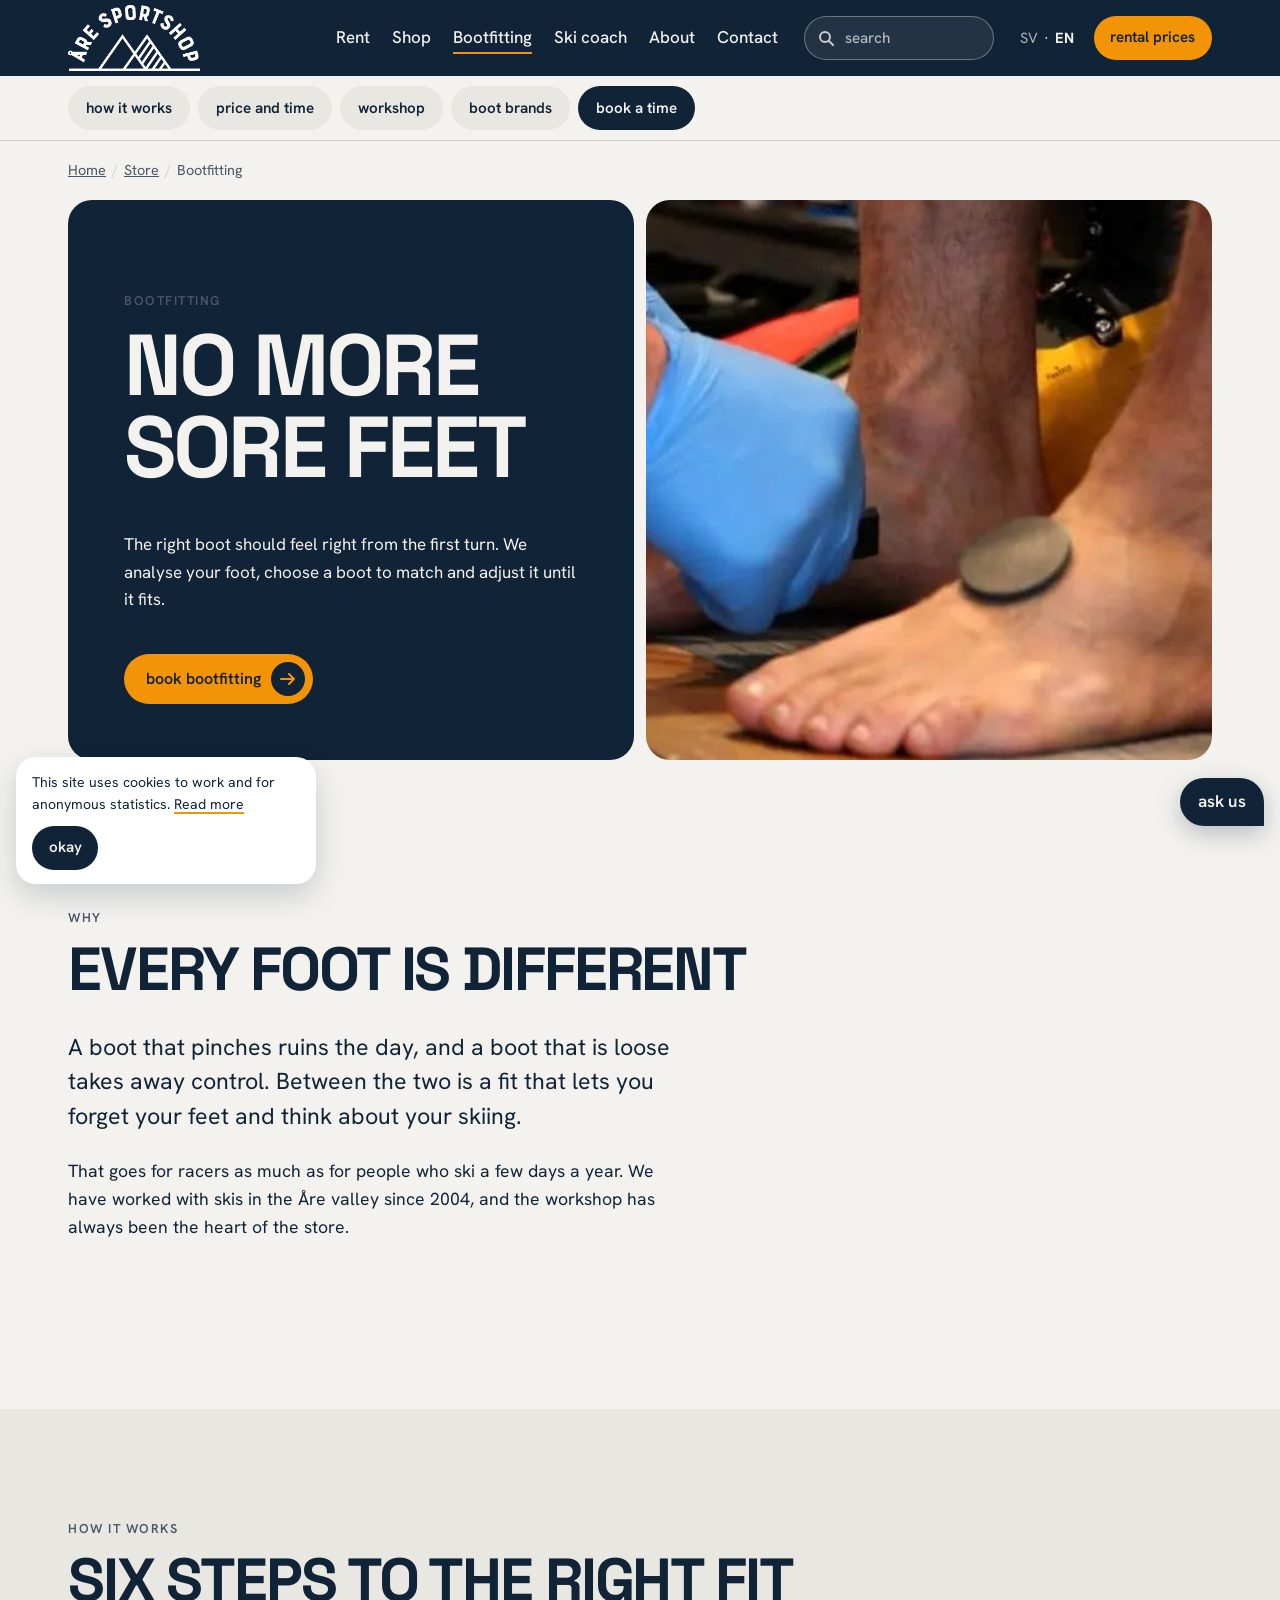
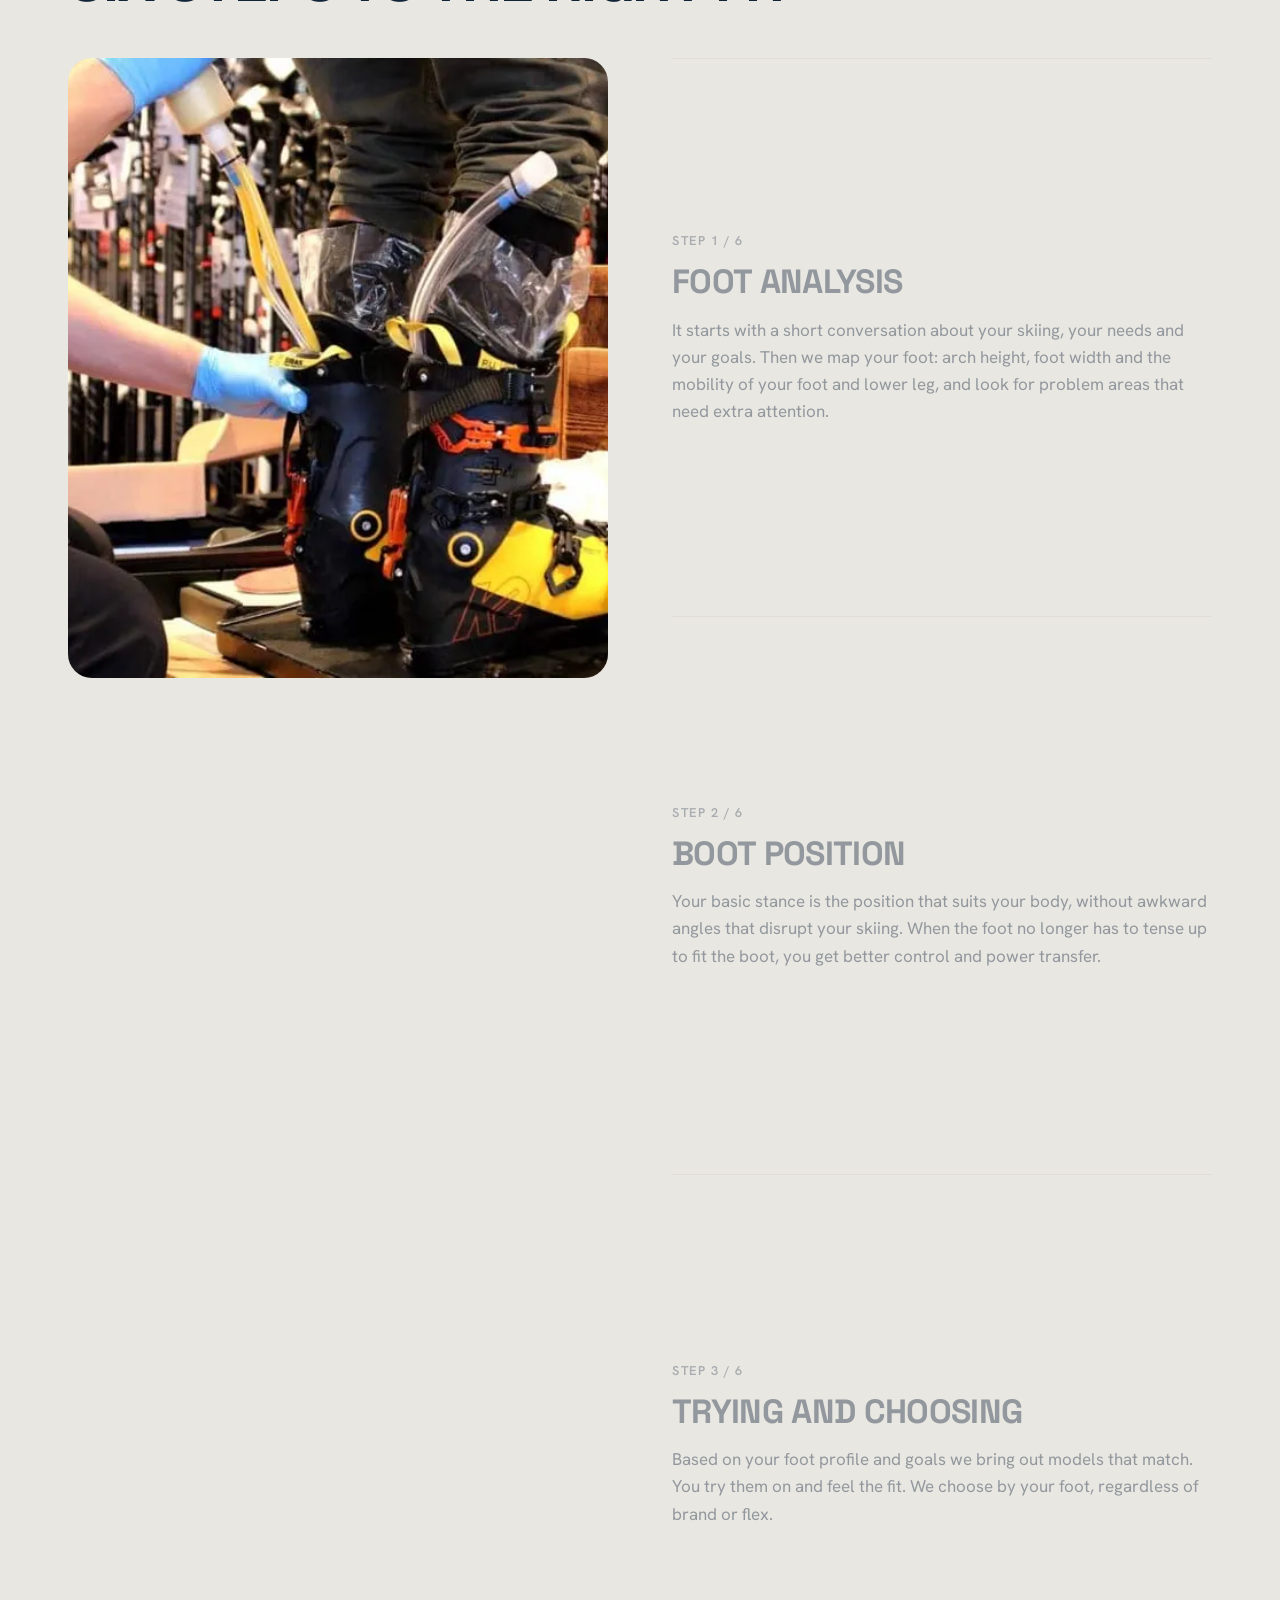
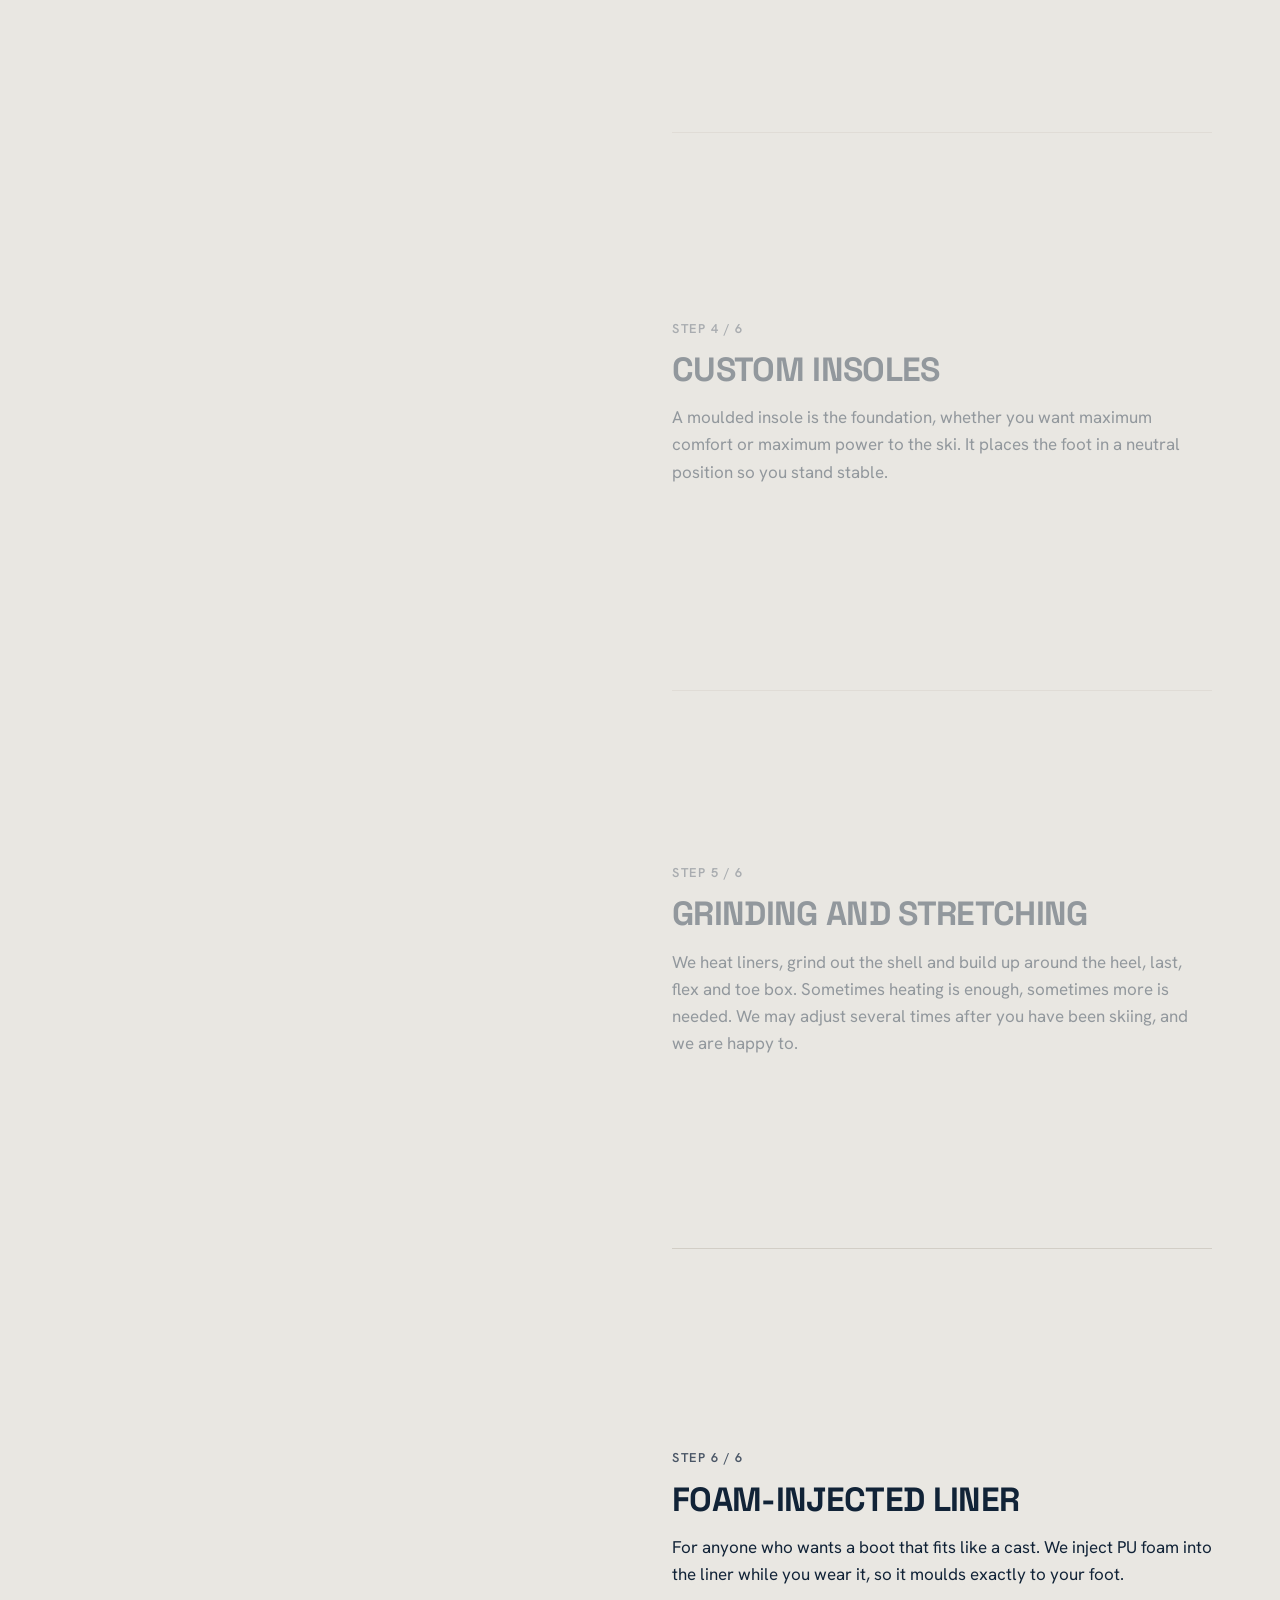
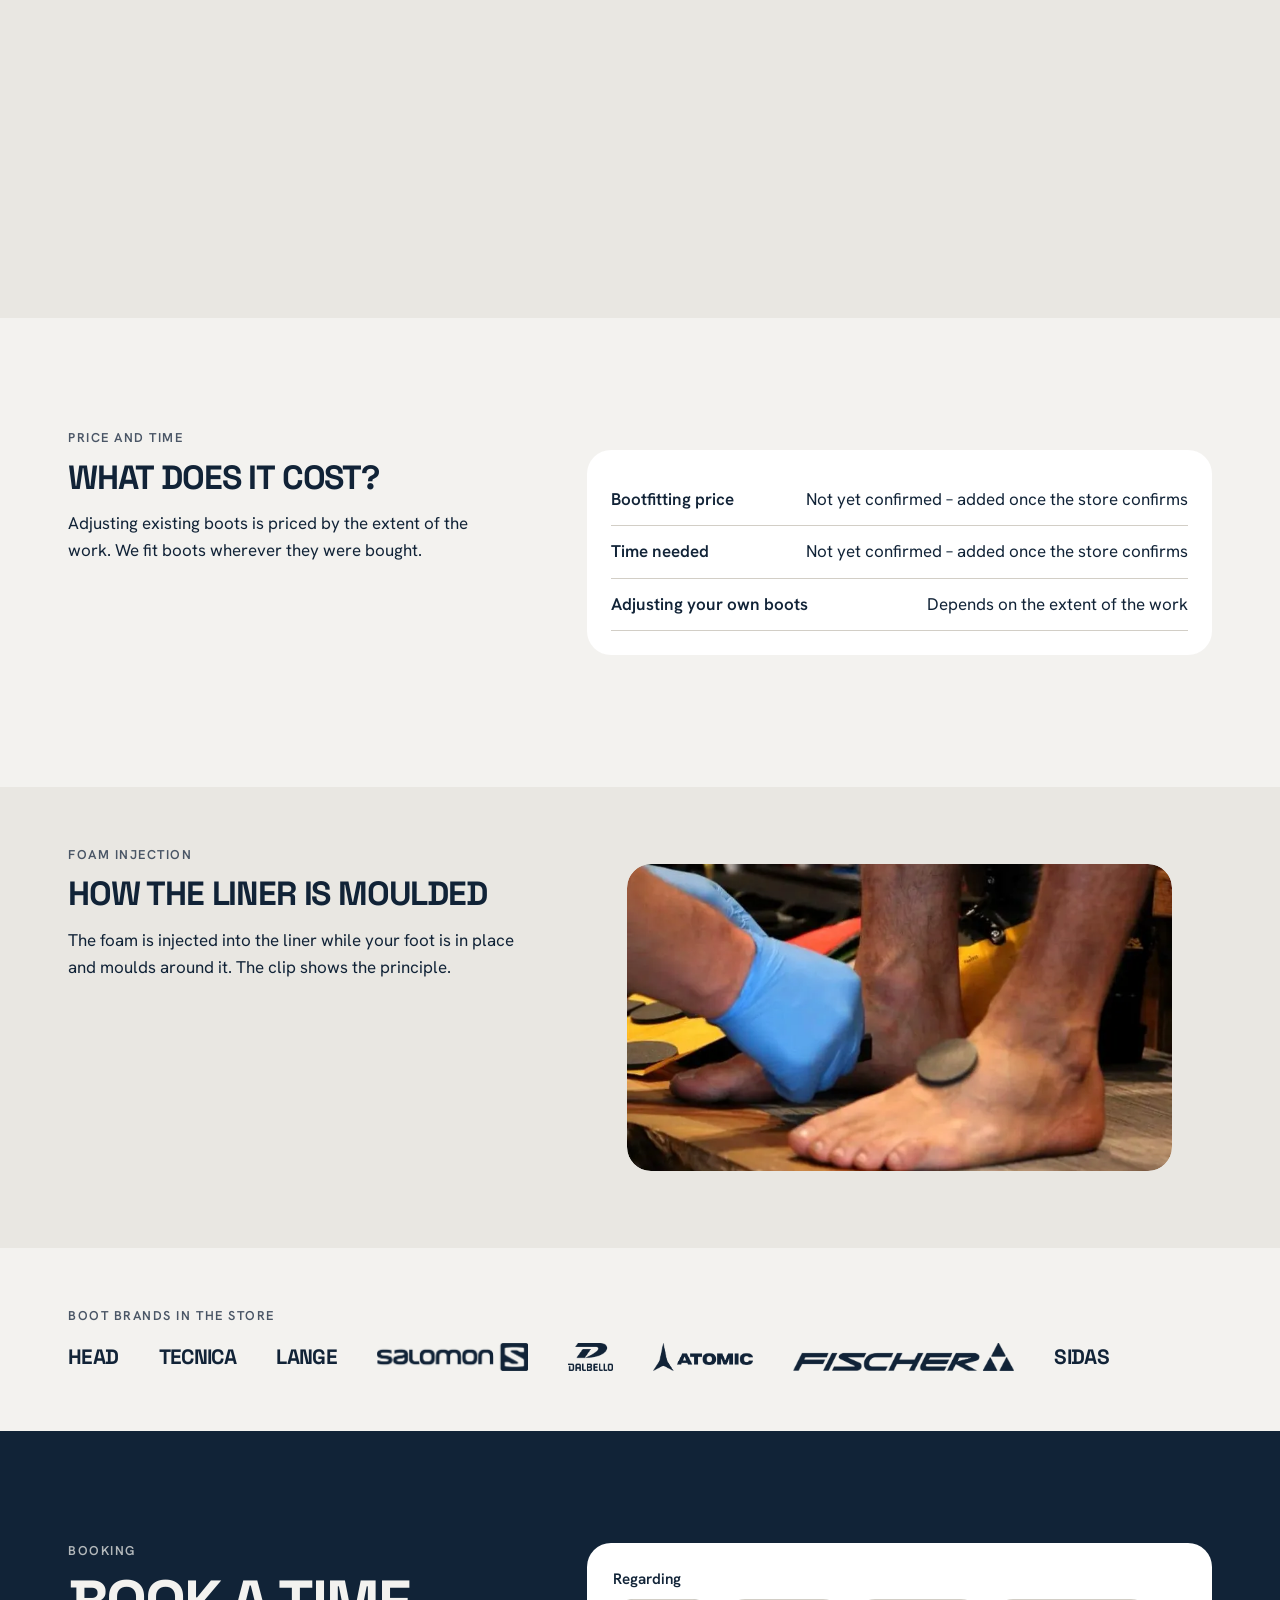
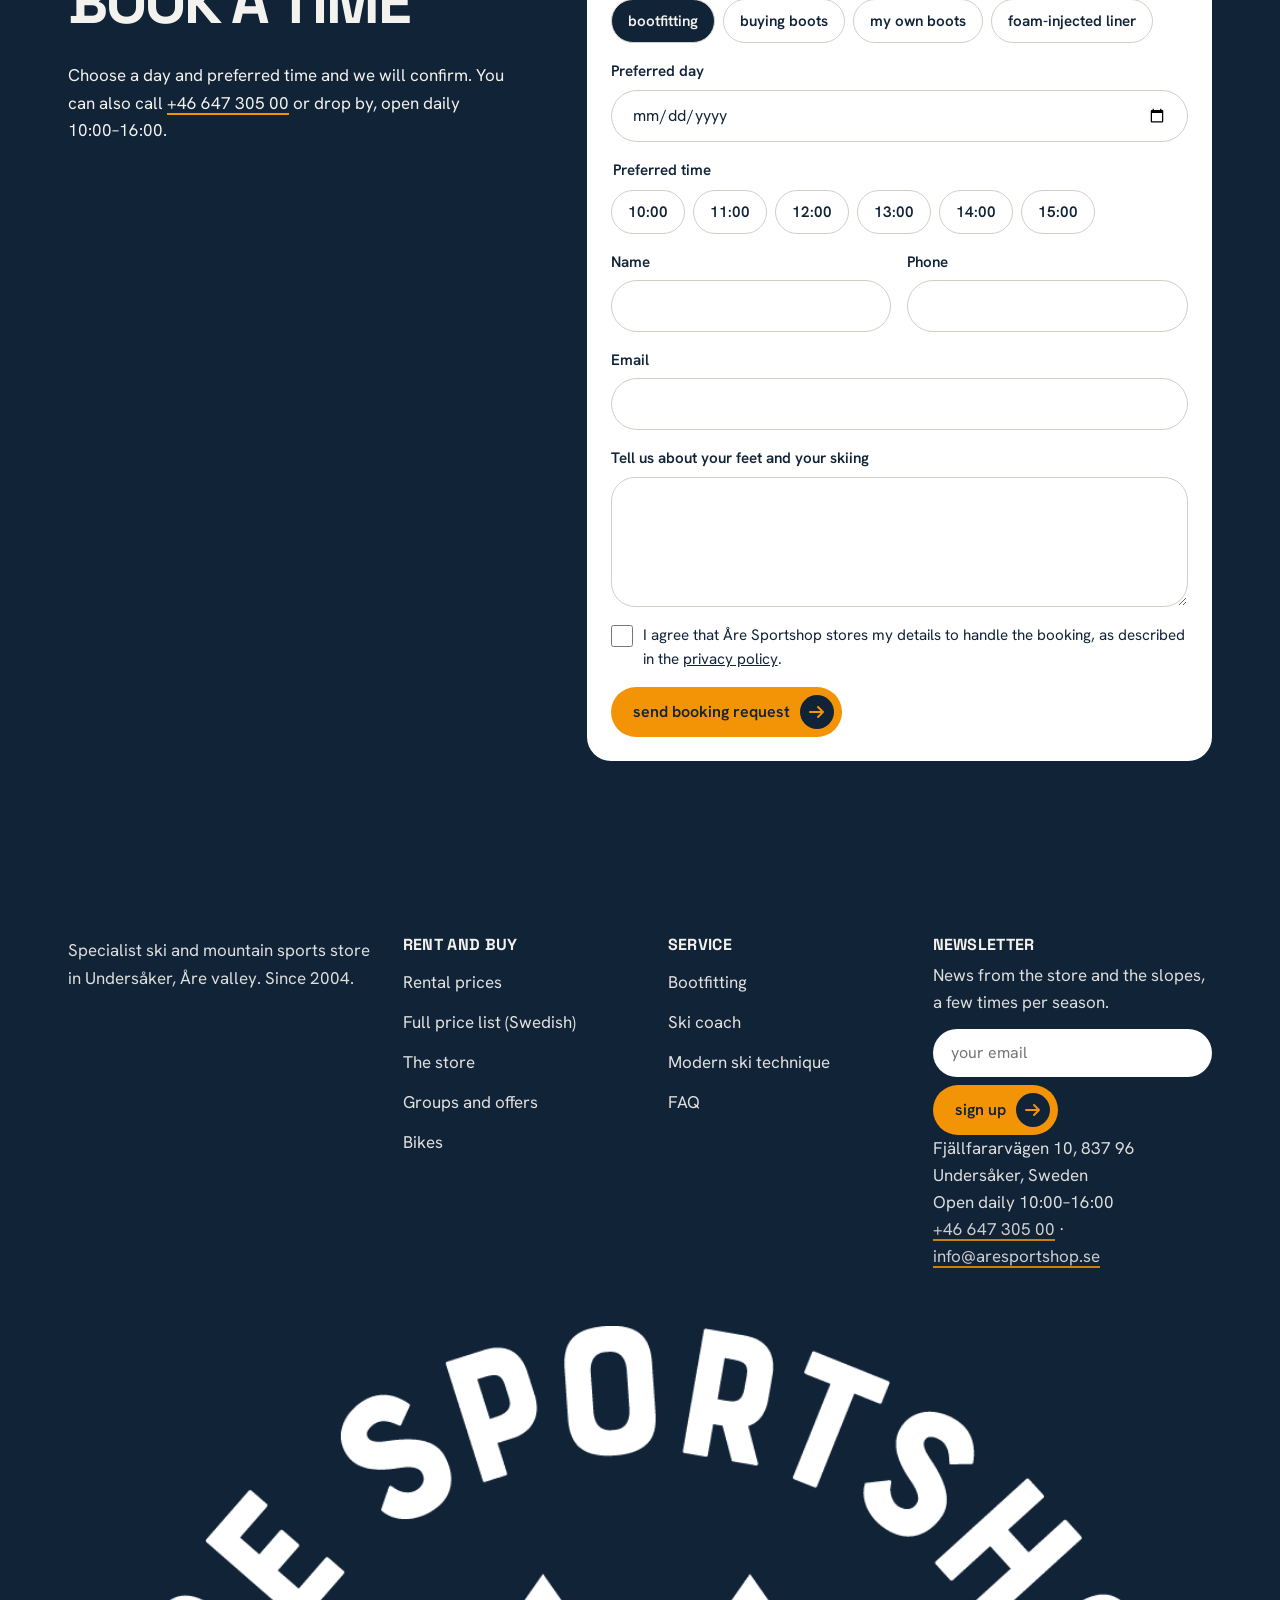
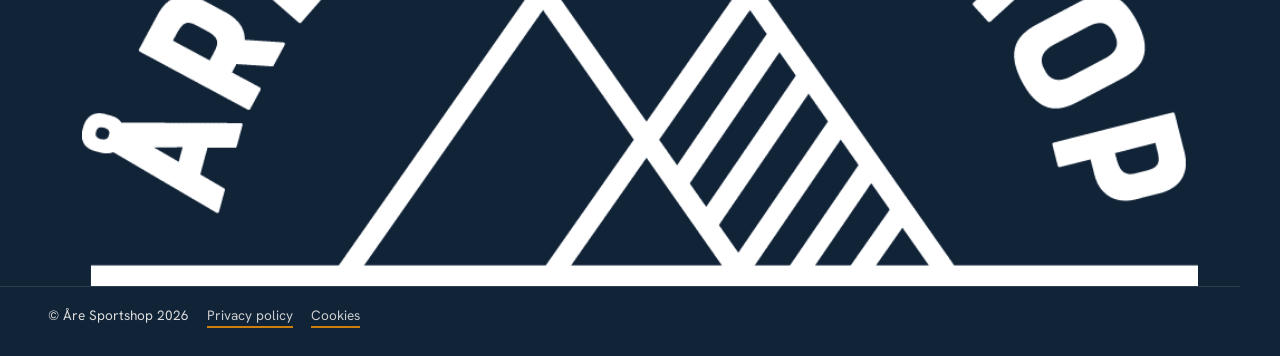
<file: en/bootfitting.html>
<!doctype html>
<html lang="en">
<head>
<meta charset="utf-8">
<meta name="viewport" content="width=device-width, initial-scale=1">
<title>Bootfitting in Åre – foot analysis and fitted ski boots | Åre Sportshop</title>
<meta name="description" content="Bootfitting at Åre Sportshop in Undersåker: foot analysis, boot position, custom insoles, grinding and foam-injected liners. We also fit boots bought elsewhere.">
<link rel="canonical" href="https://aresportshop.se/en/bootfitting.html">
<link rel="alternate" hreflang="sv" href="https://aresportshop.se/bootfitting.html">
<link rel="alternate" hreflang="en" href="https://aresportshop.se/en/bootfitting.html">
<link rel="alternate" hreflang="x-default" href="https://aresportshop.se/bootfitting.html">
<meta property="og:type" content="website">
<meta property="og:title" content="Bootfitting in Åre – foot analysis and fitted ski boots | Åre Sportshop">
<meta property="og:description" content="Bootfitting at Åre Sportshop in Undersåker: foot analysis, boot position, custom insoles, grinding and foam-injected liners. We also fit boots bought elsewhere.">
<meta property="og:image" content="https://aresportshop.se/img/boot2-1600.webp">
<meta property="og:locale" content="en_GB">
<meta name="theme-color" content="#112337">
<link rel="icon" href="../img/logo-svart.png">
<script>document.documentElement.classList.add('js');if(matchMedia('(prefers-reduced-motion: reduce)').matches)document.documentElement.classList.add('rm');</script>
<link rel="preconnect" href="https://fonts.googleapis.com"><link rel="preconnect" href="https://fonts.gstatic.com" crossorigin>
<link href="https://fonts.googleapis.com/css2?family=Hanken+Grotesk:wght@400;500;600;700&amp;family=Space+Grotesk:wght@700&amp;display=swap" rel="stylesheet">
<link rel="stylesheet" href="../styles.css">
<script type="application/ld+json">{"@context": "https://schema.org", "@type": "Service", "name": "Bootfitting", "provider": {"@type": "SportingGoodsStore", "@id": "https://aresportshop.se/#store", "name": "Åre Sportshop"}, "areaServed": "Åre", "url": "https://aresportshop.se/en/bootfitting.html"}</script>
<script type="application/ld+json">{"@context": "https://schema.org", "@type": "BreadcrumbList", "itemListElement": [{"@type": "ListItem", "position": 1, "name": "Home", "item": "https://aresportshop.se/en/"}, {"@type": "ListItem", "position": 2, "name": "Bootfitting", "item": "https://aresportshop.se/en/bootfitting.html"}]}</script>
</head>
<body>
<a class="skip" href="#main">Skip to content</a>
<header class="nav">
  <div class="nav__in">
    <a href="index.html" class="nav__logo"><img src="../img/logo-vit.png" alt="Åre Sportshop, home" width="150" height="48"></a>
    <nav class="nav__links" aria-label="Main menu"><a href="index.html#rent">Rent</a><a href="index.html#shop">Shop</a><a href="bootfitting.html" aria-current="page">Bootfitting</a><a href="index.html#coach">Ski coach</a><a href="index.html#about">About</a><a href="index.html#contact">Contact</a></nav>
    <form class="search nav__search" role="search"><label class="sr" for="q1">Search the site</label><svg viewBox="0 0 16 16" aria-hidden="true"><circle cx="7" cy="7" r="5" fill="none" stroke="currentColor" stroke-width="2"/><path d="M11 11l4 4" stroke="currentColor" stroke-width="2" stroke-linecap="round"/></svg><input id="q1" type="search" placeholder="search" autocomplete="off"><ul class="search__res" hidden></ul></form>
    <div class="lang"><a href="../bootfitting.html" hreflang="sv" lang="sv" aria-label="Svenska">SV</a><span aria-hidden="true">·</span><a href="bootfitting.html" hreflang="en" lang="en" aria-current="true" aria-label="English">EN</a></div>
    <a class="btn btn--sm nav__cta" href="index.html#rent">rental prices</a>
    <button class="nav__btn" type="button" aria-expanded="false" aria-controls="menu">menu</button>
  </div>
  <div class="nav__panel" id="menu"><form class="search " role="search"><label class="sr" for="q2">Search the site</label><svg viewBox="0 0 16 16" aria-hidden="true"><circle cx="7" cy="7" r="5" fill="none" stroke="currentColor" stroke-width="2"/><path d="M11 11l4 4" stroke="currentColor" stroke-width="2" stroke-linecap="round"/></svg><input id="q2" type="search" placeholder="search" autocomplete="off"><ul class="search__res" hidden></ul></form><a href="index.html#rent">Rent</a><a href="index.html#shop">Shop</a><a href="bootfitting.html" aria-current="page">Bootfitting</a><a href="index.html#coach">Ski coach</a><a href="index.html#about">About</a><a href="index.html#contact">Contact</a><a class="btn " href="index.html#rent">rental prices<span class="ai"><svg viewBox="0 0 16 16" aria-hidden="true"><path d="M1 8h13M9 3l5 5-5 5" fill="none" stroke="currentColor" stroke-width="2" stroke-linecap="round" stroke-linejoin="round"/></svg></span></a></div>
</header>
<script type="application/json" id="search-data">[{"t": "Rent equipment", "u": "index.html#rent", "k": "rental skis snowboard boots helmet price calculator"}, {"t": "Price calculator", "u": "index.html#rent", "k": "calculate rental price days family package"}, {"t": "Full price list (Swedish)", "u": "../priser.html", "k": "prices season extra day insurance"}, {"t": "The store", "u": "index.html#shop", "k": "buy skis boots clothing gear brands"}, {"t": "Bootfitting", "u": "bootfitting.html", "k": "boots foot analysis insoles liner fit sore feet"}, {"t": "Book bootfitting", "u": "bootfitting.html#book", "k": "book time boot purchase"}, {"t": "Ski coach", "u": "index.html#coach", "k": "åre ski academy coach guide lesson half day full day off-piste touring"}, {"t": "Modern ski technique", "u": "index.html#training", "k": "training course steps technique"}, {"t": "Bikes", "u": "index.html#bike", "k": "summer mountain bike e-bike rent lease"}, {"t": "News", "u": "index.html#news", "k": "easter winter holiday new brand"}, {"t": "FAQ", "u": "index.html#faq", "k": "questions answers pick up swap boots"}, {"t": "Groups and offers", "u": "index.html#groups", "k": "group discount partner hotels volvokortet students"}, {"t": "About us", "u": "index.html#about", "k": "history hyrskidan"}, {"t": "Contact and opening hours", "u": "index.html#contact", "k": "phone email address opening hours directions map gift card"}]</script>
<nav class="subnav" aria-label="On this page"><ul><li><a href="#steg">how it works</a></li><li><a href="#pris">price and time</a></li><li><a href="#film">workshop</a></li><li><a href="#marken">boot brands</a></li><li><a href="#book">book a time</a></li></ul></nav>
<main id="main">
<nav class="crumbs wrap" aria-label="Breadcrumb"><ol><li><a href="index.html">Home</a></li><li><a href="index.html#shop">Store</a></li><li aria-current="page">Bootfitting</li></ol></nav>
<section class="subhero wrap">
  <div class="subhero__t words">
    <p class="label">Bootfitting</p>
    <h1>No more sore feet</h1>
    <p>The right boot should feel right from the first turn. We analyse your foot, choose a boot to match and adjust it until it fits.</p>
    <div class="actions"><a class="btn " href="#book">book bootfitting<span class="ai"><svg viewBox="0 0 16 16" aria-hidden="true"><path d="M1 8h13M9 3l5 5-5 5" fill="none" stroke="currentColor" stroke-width="2" stroke-linecap="round" stroke-linejoin="round"/></svg></span></a></div>
  </div>
  <figure class="media par"><img src="../img/boot2-800.webp" srcset="../img/boot2-800.webp 800w, ../img/boot2-1600.webp 1600w" sizes="(min-width:960px) 50vw, 100vw" alt="Close-up of a bare foot during foot analysis" width="800" height="524" fetchpriority="high" decoding="async"></figure>
</section>
<section class="sec sec--loose">
  <div class="wrap rv"><p class="label">Why</p><h2>Every foot is different</h2>
    <div class="prose mt">
      <p>A boot that pinches ruins the day, and a boot that is loose takes away control. Between the two is a fit that lets you forget your feet and think about your skiing.</p>
      <p>That goes for racers as much as for people who ski a few days a year. We have worked with skis in the Åre valley since 2004, and the workshop has always been the heart of the store.</p>
    </div></div>
</section>
<section class="sec alt" id="steg" aria-labelledby="pr-h">
  <div class="wrap"><p class="label">How it works</p><h2 id="pr-h">Six steps to the right fit</h2>
    <div class="story mt2"><div class="story__fig" aria-hidden="true"><img src="../img/boot2-800.webp" srcset="../img/boot2-800.webp 800w, ../img/boot2-1600.webp 1600w" sizes="45vw" alt="" data-k="boot20" class="on" loading="lazy"><img src="../img/boot2-800.webp" srcset="../img/boot2-800.webp 800w, ../img/boot2-800.webp 1600w" sizes="45vw" alt="" data-k="bootfit1" class="" loading="lazy"><img src="../img/pjaxor-800.webp" srcset="../img/pjaxor-800.webp 800w" sizes="45vw" alt="" data-k="pjaxor2" class="" loading="lazy"><img src="../img/boot2-800.webp" srcset="../img/boot2-800.webp 800w, ../img/boot2-1600.webp 1600w" sizes="45vw" alt="" data-k="boot23" class="" loading="lazy"><img src="../img/boot2-800.webp" srcset="../img/boot2-800.webp 800w, ../img/boot2-800.webp 1600w" sizes="45vw" alt="" data-k="bootfit4" class="" loading="lazy"><img src="../img/boot1-800.webp" srcset="../img/boot1-800.webp 800w, ../img/boot1-1600.webp 1600w" sizes="45vw" alt="" data-k="boot15" class="" loading="lazy"></div><ol class="steps" style="list-style:none;margin:0;padding:0"><li class="step" data-img="boot20"><p class="label">Step 1 / 6</p><h3>Foot analysis</h3><p>It starts with a short conversation about your skiing, your needs and your goals. Then we map your foot: arch height, foot width and the mobility of your foot and lower leg, and look for problem areas that need extra attention.</p><figure class="media"><img src="../img/boot2-800.webp" srcset="../img/boot2-800.webp 800w, ../img/boot2-1600.webp 1600w" sizes="100vw" alt="" width="800" height="524" loading="lazy" decoding="async"></figure></li><li class="step" data-img="bootfit1"><p class="label">Step 2 / 6</p><h3>Boot position</h3><p>Your basic stance is the position that suits your body, without awkward angles that disrupt your skiing. When the foot no longer has to tense up to fit the boot, you get better control and power transfer.</p><figure class="media"><img src="../img/boot2-800.webp" srcset="../img/boot2-800.webp 800w, ../img/boot2-800.webp 1600w" sizes="100vw" alt="" width="800" height="1000" loading="lazy" decoding="async"></figure></li><li class="step" data-img="pjaxor2"><p class="label">Step 3 / 6</p><h3>Trying and choosing</h3><p>Based on your foot profile and goals we bring out models that match. You try them on and feel the fit. We choose by your foot, regardless of brand or flex.</p><figure class="media"><img src="../img/pjaxor-800.webp" alt="" width="552" height="552" loading="lazy" decoding="async"></figure></li><li class="step" data-img="boot23"><p class="label">Step 4 / 6</p><h3>Custom insoles</h3><p>A moulded insole is the foundation, whether you want maximum comfort or maximum power to the ski. It places the foot in a neutral position so you stand stable.</p><figure class="media"><img src="../img/boot2-800.webp" srcset="../img/boot2-800.webp 800w, ../img/boot2-1600.webp 1600w" sizes="100vw" alt="" width="800" height="524" loading="lazy" decoding="async"></figure></li><li class="step" data-img="bootfit4"><p class="label">Step 5 / 6</p><h3>Grinding and stretching</h3><p>We heat liners, grind out the shell and build up around the heel, last, flex and toe box. Sometimes heating is enough, sometimes more is needed. We may adjust several times after you have been skiing, and we are happy to.</p><figure class="media"><img src="../img/boot2-800.webp" srcset="../img/boot2-800.webp 800w, ../img/boot2-800.webp 1600w" sizes="100vw" alt="" width="800" height="1000" loading="lazy" decoding="async"></figure></li><li class="step" data-img="boot15"><p class="label">Step 6 / 6</p><h3>Foam-injected liner</h3><p>For anyone who wants a boot that fits like a cast. We inject PU foam into the liner while you wear it, so it moulds exactly to your foot.</p><figure class="media"><img src="../img/boot1-800.webp" srcset="../img/boot1-800.webp 800w, ../img/boot1-1600.webp 1600w" sizes="100vw" alt="" width="800" height="540" loading="lazy" decoding="async"></figure></li></ol></div>
  </div>
</section>
<section class="sec" id="pris"><div class="wrap split rv">
  <div><p class="label">Price and time</p><h2 style="font-size:var(--s3)">What does it cost?</h2>
    <p>Adjusting existing boots is priced by the extent of the work. We fit boots wherever they were bought.</p></div>
  <dl class="box facts"><div><dt>Bootfitting price</dt><dd>Not yet confirmed – added once the store confirms</dd></div>
    <div><dt>Time needed</dt><dd>Not yet confirmed – added once the store confirms</dd></div>
    <div><dt>Adjusting your own boots</dt><dd>Depends on the extent of the work</dd></div></dl>
</div></section>
<section class="sec sec--tight alt" id="film"><div class="wrap split rv">
  <div><p class="label">Foam injection</p><h2 style="font-size:var(--s3)">How the liner is moulded</h2><p>The foam is injected into the liner while your foot is in place and moulds around it. The clip shows the principle.</p></div>
  <figure class="video"><video class="bgv" muted loop playsinline preload="metadata" poster="../img/boot2-800.webp" aria-hidden="true" tabindex="-1"><source src="../video/bootfit.mp4" type="video/mp4"></video></figure>
</div></section>
<section class="sec sec--tight" id="marken"><div class="wrap rv"><p class="label">Boot brands in the store</p><ul class="blogos"><li class="t">Head</li><li class="t">Tecnica</li><li class="t">Lange</li><li><img src="../img/logos/salomon.png" alt="Salomon" height="28" loading="lazy"></li><li><img src="../img/logos/dalbello.png" alt="Dalbello" height="28" loading="lazy"></li><li><img src="../img/logos/atomic.png" alt="Atomic" height="28" loading="lazy"></li><li><img src="../img/logos/fischer.png" alt="Fischer" height="28" loading="lazy"></li><li class="t">Sidas</li></ul></div></section>
<section class="sec band" id="book">
  <div class="wrap split rv">
    <div><p class="label">Booking</p><h2>Book a time</h2>
      <p>Choose a day and preferred time and we will confirm. You can also call <a href="tel:+4664730500">+46 647 305 00</a> or drop by, open daily 10:00–16:00.</p></div>
    <form class="form box" data-toast="Thank you, your booking request is sent. We will confirm the time by email or phone.">
      <fieldset class="full"><legend>Regarding</legend><div class="pills"><label><input type="radio" name="typ" value="Bootfitting" checked><span>Bootfitting</span></label><label><input type="radio" name="typ" value="Buying boots"><span>Buying boots</span></label><label><input type="radio" name="typ" value="My own boots"><span>My own boots</span></label><label><input type="radio" name="typ" value="Foam-injected liner"><span>Foam-injected liner</span></label></div></fieldset>
      <label class="full">Preferred day<input name="datum" type="date" required></label>
      <fieldset class="full"><legend>Preferred time</legend><div class="pills"><label><input type="radio" name="tid" value="10:00" required><span>10:00</span></label><label><input type="radio" name="tid" value="11:00" required><span>11:00</span></label><label><input type="radio" name="tid" value="12:00" required><span>12:00</span></label><label><input type="radio" name="tid" value="13:00" required><span>13:00</span></label><label><input type="radio" name="tid" value="14:00" required><span>14:00</span></label><label><input type="radio" name="tid" value="15:00" required><span>15:00</span></label></div></fieldset>
      <label>Name<input name="namn" required autocomplete="name"></label>
      <label>Phone<input name="telefon" type="tel" required autocomplete="tel"></label>
      <label class="full">Email<input name="epost" type="email" required autocomplete="email"></label>
      <label class="full">Tell us about your feet and your skiing<textarea name="meddelande" rows="3"></textarea></label>
      <label class="check full"><input type="checkbox" name="samtycke" required><span>I agree that Åre Sportshop stores my details to handle the booking, as described in the <a href="https://aresportshop.se/en/privacy-policy/">privacy policy</a>.</span></label>
      <button class="btn" type="submit">send booking request<span class="ai"><svg viewBox="0 0 16 16" aria-hidden="true"><path d="M1 8h13M9 3l5 5-5 5" fill="none" stroke="currentColor" stroke-width="2" stroke-linecap="round" stroke-linejoin="round"/></svg></span></button>
    </form>
  </div>
</section>
</main>
<footer class="foot">
  <div class="wrap foot__grid">
    <div><p>Specialist ski and mountain sports store in Undersåker, Åre valley. Since 2004.</p></div>
    <div><h3>Rent and buy</h3><a href="index.html#rent">Rental prices</a><a href="../priser.html" hreflang="sv">Full price list (Swedish)</a><a href="index.html#shop">The store</a><a href="index.html#groups">Groups and offers</a><a href="index.html#bike">Bikes</a></div>
    <div><h3>Service</h3><a href="bootfitting.html">Bootfitting</a><a href="index.html#coach">Ski coach</a><a href="index.html#training">Modern ski technique</a><a href="index.html#faq">FAQ</a></div>
    <div><h3>Newsletter</h3><p>News from the store and the slopes, a few times per season.</p>
      <form class="news-form" data-toast="Thank you, you are signed up for the newsletter."><label class="sr" for="nl">Email</label><input id="nl" type="email" required placeholder="your email" autocomplete="email"><button class="btn" type="submit">sign up<span class="ai"><svg viewBox="0 0 16 16" aria-hidden="true"><path d="M1 8h13M9 3l5 5-5 5" fill="none" stroke="currentColor" stroke-width="2" stroke-linecap="round" stroke-linejoin="round"/></svg></span></button></form>
      <p class="mt">Fjällfararvägen 10, 837 96 Undersåker, Sweden<br>Open daily 10:00–16:00<br><a href="tel:+4664730500">+46 647 305 00</a> · <a href="mailto:info@aresportshop.se">info@aresportshop.se</a></p></div>
  </div>
  <div class="biglogo"><img src="../img/logo-vit.png" alt="Åre Sportshop" width="1000" height="320" loading="lazy"></div>
  <p class="wrap foot__legal"><span>© Åre Sportshop 2026</span><a href="https://aresportshop.se/en/privacy-policy/">Privacy policy</a><a href="https://aresportshop.se/en/cookies/">Cookies</a></p>
</footer>
<div class="fab"><a class="chat" href="index.html#contact">ask us</a><button class="totop" type="button" aria-label="Back to top"><svg viewBox="0 0 16 16" aria-hidden="true"><path d="M1 8h13M9 3l5 5-5 5" fill="none" stroke="currentColor" stroke-width="2" stroke-linecap="round" stroke-linejoin="round"/></svg></button></div>
<div class="cookie" role="region" aria-label="Cookies" hidden><p>This site uses cookies to work and for anonymous statistics. <a href="https://aresportshop.se/en/cookies/">Read more</a></p><button class="btn btn--navy btn--sm" type="button">okay</button></div>
<script src="../main.js" defer></script>
</body>
</html>
</file>
<file: styles.css>
/* ===== Tokens ===== */
:root{
  --bg:#F3F2EF; --bg-2:#E9E7E2; --bg-3:#DEDBD4; --line:#D2CEC6;
  --navy:#112337; --navy-2:#1C3350; --ink-2:#4A5666; --orange:#F39306; --orange-2:#D98204; --on-navy:#F3F2EF;
  --head:"Space Grotesk",system-ui,sans-serif; --body:"Hanken Grotesk",system-ui,sans-serif;
  --s1:clamp(2.5rem,8vw,6.2rem); --s2:clamp(1.9rem,5.4vw,3.8rem); --s3:clamp(1.4rem,3.2vw,2.1rem);
  --gut:16px; --max:1240px; --r:24px; --pill:999px; --ease:cubic-bezier(.2,.7,.2,1);
}
@media (min-width:768px){:root{--gut:32px}}
@media (min-width:1200px){:root{--gut:48px}}
*,*::before,*::after{box-sizing:border-box}
html{scroll-behavior:smooth;-webkit-text-size-adjust:100%;scroll-padding-top:80px}
.rm{scroll-behavior:auto}
body{margin:0;background:var(--bg);color:var(--navy);font:400 1.0625rem/1.6 var(--body);overflow-x:hidden}
img{max-width:100%;height:auto;display:block}
a{color:inherit}
button{font:inherit;color:inherit}
h1,h2,h3{font-family:var(--head);font-weight:700;text-transform:uppercase;letter-spacing:-.035em;line-height:.95;margin:0 0 .5em;color:var(--navy);text-wrap:balance}
h1{font-size:var(--s1)} h2{font-size:var(--s2)} h3{font-size:var(--s3);letter-spacing:-.02em;line-height:1.05}
p{margin:0 0 1em;max-width:62ch}
:focus-visible{outline:3px solid var(--orange);outline-offset:3px;border-radius:6px}
.wrap{max-width:var(--max);margin:0 auto;padding:0 var(--gut)}
.skip{position:absolute;left:-999px;top:8px;background:var(--navy);color:#fff;padding:10px 16px;z-index:200;border-radius:var(--pill)}
.skip:focus{left:8px}
.label{font:600 .8rem/1.2 var(--body);letter-spacing:.12em;text-transform:uppercase;color:var(--ink-2);margin:0 0 1rem}
.band .label{color:rgba(243,242,239,.72)}
.lede{font-size:clamp(1.2rem,2.4vw,1.5rem);line-height:1.45;max-width:44ch}
.sr{position:absolute;width:1px;height:1px;overflow:hidden;clip:rect(0 0 0 0);white-space:nowrap}
.muted{color:var(--ink-2)}

/* ===== Buttons and links ===== */
.btn{display:inline-flex;align-items:center;justify-content:center;gap:.6em;min-height:48px;padding:.5em .5em .5em 1.4em;border-radius:var(--pill);background:var(--orange);color:var(--navy);font:600 1rem/1 var(--body);text-transform:lowercase;text-decoration:none;border:0;cursor:pointer;transition:background .15s,color .15s}
.btn .ai{display:inline-grid;place-items:center;width:34px;height:34px;border-radius:50%;background:var(--navy);color:var(--orange);transition:transform .3s var(--ease)}
.btn:hover{background:var(--orange-2)} .btn:hover .ai{transform:translateX(3px)}
.btn--navy{background:var(--navy);color:var(--on-navy);padding:.7em 1.4em}
.btn--navy:hover{background:var(--orange);color:var(--navy)}
.band .btn--navy{background:var(--on-navy);color:var(--navy)} .band .btn--navy:hover{background:var(--orange)}
.btn--sm{min-height:44px;padding:.5em 1.1em;font-size:.95rem}
.tlink{display:inline-flex;align-items:center;gap:12px;text-decoration:none;font-weight:600;min-height:44px}
.tlink .u{background:linear-gradient(var(--orange),var(--orange)) 0 100%/30% 2px no-repeat;padding-bottom:3px;transition:background-size .35s var(--ease)}
.tlink:hover .u,.tlink:focus-visible .u{background-size:100% 2px}
.rbtn{display:inline-grid;place-items:center;width:44px;height:44px;border-radius:50%;border:1.5px solid currentColor;flex:none;transition:background .15s,border-color .15s,color .15s,transform .3s}
.tlink:hover .rbtn{background:var(--orange);border-color:var(--orange);color:var(--navy)}
.rbtn svg,.ai svg{width:16px;height:16px;transition:transform .3s var(--ease)}
.tlink:hover .rbtn svg{transform:translateX(3px)}
p a,dd a,.plain a,.foot__legal a{text-decoration:none;background:linear-gradient(var(--orange),var(--orange)) 0 100%/100% 2px no-repeat;padding-bottom:1px;transition:background-size .3s}
p a:hover,dd a:hover{background-size:100% 100%}
.actions{display:flex;flex-wrap:wrap;gap:12px 24px;align-items:center;margin-top:24px}

/* ===== Media: radius, zoom, parallax, skeleton ===== */
.media{position:relative;overflow:hidden;border-radius:var(--r);margin:0;background:var(--bg-3);isolation:isolate}
.media::before{content:"";position:absolute;inset:0;z-index:-1;background:linear-gradient(100deg,transparent 30%,rgba(255,255,255,.5) 50%,transparent 70%) 0 0/200% 100%;animation:sk 1.4s linear infinite}
@keyframes sk{to{background-position:-200% 0}}
.media img{width:100%;height:100%;object-fit:cover;transition:transform .6s var(--ease)}
a:hover .media img,.media:hover img{transform:scale(1.04)}
.par img{height:116%;margin-top:-8%;transform:translateY(var(--py,0))}
.par:hover img,a:hover .par img{transform:translateY(var(--py,0)) scale(1.04)}
.lift{transition:transform .3s var(--ease)}
.lift:hover{transform:translateY(-6px)}

/* Reveal and word fade (only with JS and motion allowed) */
.js:not(.rm) .rv{opacity:0;transform:translateY(18px);transition:opacity .55s var(--ease),transform .55s var(--ease)}
.js:not(.rm) .rv.in{opacity:1;transform:none}
.w{display:inline-block;opacity:0;transform:translateY(.3em);animation:wf .5s var(--ease) forwards}
@keyframes wf{to{opacity:1;transform:none}}
.rm *,.rm *::before{animation:none!important;transition:none!important}
.rm .w{opacity:1;transform:none}
.rm .par img{transform:none!important}
@media (prefers-reduced-motion:reduce){*,*::before{animation:none!important;transition:none!important}.w{opacity:1!important;transform:none!important}}

/* ===== Nav ===== */
.nav{position:sticky;top:0;z-index:60;background:var(--navy);color:var(--on-navy);transition:box-shadow .2s}
.nav__in{display:flex;align-items:center;gap:16px;height:76px;max-width:var(--max);margin:0 auto;padding:0 var(--gut);transition:height .25s var(--ease)}
.nav__logo img{width:132px;transition:width .25s var(--ease)}
.nav.small .nav__in{height:58px}.nav.small .nav__logo img{width:104px}.nav.small{box-shadow:0 6px 20px rgba(17,35,55,.18)}
.nav__links{display:none;gap:2px;margin-left:auto}
.nav__links a{text-decoration:none;font-weight:500;padding:8px 10px;min-height:44px;display:inline-flex;align-items:center;background:linear-gradient(var(--orange),var(--orange)) 50% calc(100% - 6px)/0 2px no-repeat;transition:background-size .3s var(--ease)}
.nav__links a:hover,.nav__links a[aria-current]{background-size:calc(100% - 20px) 2px}
.lang{display:flex;align-items:center;gap:2px;font-size:.92rem;margin-left:auto;white-space:nowrap}
.lang a{text-decoration:none;opacity:.7;padding:10px 4px;min-height:44px;display:inline-flex;align-items:center}
.lang a[aria-current]{opacity:1;font-weight:700}
.search{position:relative}
.search input{width:100%;min-height:44px;border-radius:var(--pill);border:1.5px solid rgba(243,242,239,.35);background:rgba(243,242,239,.08);color:var(--on-navy);padding:0 16px 0 40px;font:500 .95rem var(--body)}
.search input::placeholder{color:rgba(243,242,239,.7)}
.search svg{position:absolute;left:14px;top:50%;transform:translateY(-50%);width:16px;height:16px;opacity:.8;pointer-events:none}
.search__res{position:absolute;top:calc(100% + 8px);left:0;right:0;min-width:280px;background:#fff;color:var(--navy);border-radius:18px;box-shadow:0 18px 40px rgba(17,35,55,.2);list-style:none;margin:0;padding:6px;z-index:5}
.search__res[hidden]{display:none}
.search__res a{display:block;padding:10px 12px;border-radius:12px;text-decoration:none}
.search__res a:hover,.search__res a:focus{background:var(--bg)}
.search__res small{display:block;color:var(--ink-2)}
.nav__search{display:none;width:190px}
.nav__cta{display:none}
.nav__btn{min-height:44px;padding:0 16px;border-radius:var(--pill);border:1.5px solid rgba(243,242,239,.45);background:none;font-weight:600;cursor:pointer;text-transform:lowercase}
.nav__panel{background:var(--navy);color:var(--on-navy);border-top:1px solid rgba(243,242,239,.14);padding:12px var(--gut) 20px;max-height:calc(100vh - 76px);overflow:auto}
.js .nav__panel[hidden]{display:none}
.nav__panel>a{display:flex;align-items:center;min-height:50px;border-bottom:1px solid rgba(243,242,239,.12);text-decoration:none;font:700 1.2rem var(--head);text-transform:uppercase;letter-spacing:-.02em}
.nav__panel>a[aria-current]{color:var(--orange)}
.nav__panel .search{margin-bottom:8px}
.nav__panel .btn{margin-top:16px}
@media (min-width:1180px){.nav__links{display:flex}.nav__search{display:block}.lang{margin-left:6px}.nav__cta{display:inline-flex}.nav__btn,.nav__panel{display:none!important}}

/* Sub-nav pills */
.subnav{position:sticky;top:58px;z-index:40;background:var(--bg);border-bottom:1px solid var(--line)}
.subnav ul{display:flex;gap:8px;list-style:none;margin:0 auto;padding:10px var(--gut);overflow-x:auto;scrollbar-width:none;max-width:var(--max)}
.subnav a{display:inline-flex;align-items:center;min-height:44px;padding:0 18px;border-radius:var(--pill);background:var(--bg-2);text-decoration:none;font-weight:600;white-space:nowrap;font-size:.95rem;text-transform:lowercase}
.subnav a:hover,.subnav a.on{background:var(--navy);color:var(--on-navy)}

/* Breadcrumbs */
.crumbs{padding-top:18px}
.crumbs ol{list-style:none;margin:0;padding:0;display:flex;flex-wrap:wrap;gap:6px;font-size:.9rem;color:var(--ink-2)}
.crumbs li+li::before{content:"/";margin-right:6px;color:var(--line)}

/* ===== Hero: three doors ===== */
.doors{max-width:calc(var(--max) + 2*var(--gut));margin:0 auto;padding:20px 0 0}
.doors__h{font:500 1rem/1.4 var(--body);text-transform:none;letter-spacing:0;color:var(--ink-2);margin:0 var(--gut) 14px}
.doors__row{display:flex;gap:12px;overflow-x:auto;scroll-snap-type:x mandatory;padding:0 var(--gut) 8px;scrollbar-width:none;scroll-padding:0 var(--gut)}
.doors__row::-webkit-scrollbar{display:none}
.door{position:relative;flex:0 0 84%;scroll-snap-align:start;min-height:500px;color:#fff;text-decoration:none;border-radius:var(--r);overflow:hidden;isolation:isolate;display:block}
.door .media{position:absolute;inset:0;z-index:-1;border-radius:0}
.door::after{content:"";position:absolute;inset:0;z-index:-1;background:linear-gradient(to top,rgba(17,35,55,.88),rgba(17,35,55,.2) 55%,rgba(17,35,55,0) 78%)}
.door__t{position:absolute;inset:auto 0 0 0;padding:22px}
.door__t strong{display:block;font:700 clamp(3rem,10vw,5.4rem)/.85 var(--head);text-transform:uppercase;letter-spacing:-.05em}
.door__t .sub{display:block;margin-top:10px;font-size:1.1rem;font-weight:600}
.door__t .go{display:flex;align-items:center;gap:10px;margin-top:16px;font-weight:600;text-transform:lowercase}
.door__t .go .rbtn{border-color:rgba(255,255,255,.7)}
.door:hover .go .rbtn{background:var(--orange);border-color:var(--orange);color:var(--navy)}
.doors__hint{margin:6px var(--gut) 0;font-size:.85rem;color:var(--ink-2)}
@media (min-width:900px){.doors__row{display:grid;grid-template-columns:repeat(3,1fr);overflow:visible}.door{min-height:620px}.door__t{padding:30px}.doors__hint{display:none}}
.s-summer{display:none}
[data-season=summer] .s-summer{display:revert}[data-season=summer] .s-winter{display:none}

/* Level quick-pick */
.levels{display:flex;flex-wrap:wrap;gap:10px;align-items:center}
.levels a{display:inline-flex;flex-direction:column;justify-content:center;min-height:56px;padding:8px 22px;border-radius:var(--pill);background:#fff;text-decoration:none;border:1.5px solid var(--line);transition:border-color .15s}
.levels a:hover{border-color:var(--navy)}
.levels b{font:700 1.05rem var(--head);text-transform:uppercase;letter-spacing:-.02em}
.levels small{color:var(--ink-2);font-size:.85rem;line-height:1.2}

/* ===== Sections ===== */
.sec{padding:72px 0}.sec--tight{padding:44px 0}.sec--loose{padding:96px 0}
@media (min-width:1024px){.sec{padding:112px 0}.sec--loose{padding:150px 0}.sec--tight{padding:60px 0}}
.band{background:var(--navy);color:var(--on-navy)}
.band h2,.band h3{color:var(--on-navy)}
.alt{background:var(--bg-2)}
.split{display:grid;gap:36px}
@media (min-width:960px){.split{grid-template-columns:5fr 7fr;gap:72px;align-items:start}.split--rev{grid-template-columns:7fr 5fr}}
.head-row{display:flex;flex-wrap:wrap;justify-content:space-between;align-items:end;gap:16px;margin-bottom:28px}
.head-row h2{margin:0}

/* Brand band */
.brands{border-block:1px solid var(--line);overflow:hidden;background:#fff}
.brands__track{display:flex;width:max-content;animation:mq 42s linear infinite}
.brands:hover .brands__track,.brands:focus-within .brands__track{animation-play-state:paused}
.brands ul{display:flex;align-items:center;list-style:none;margin:0;padding:0}
.brands li{display:flex;align-items:center;height:96px;padding:0 34px}
.brands img{height:30px;width:auto}
.brands li.t{font:700 1.5rem var(--head);text-transform:uppercase;letter-spacing:-.03em}
@keyframes mq{to{transform:translateX(-50%)}}
.rm .brands__track{width:auto}.rm .brands ul{flex-wrap:wrap;justify-content:center}.rm .brands ul[aria-hidden]{display:none}
@media (prefers-reduced-motion:reduce){.brands__track{width:auto}.brands ul{flex-wrap:wrap;justify-content:center}.brands ul[aria-hidden]{display:none}}

/* Hairline list with hover image */
.hl{list-style:none;margin:0;padding:0;border-top:1px solid var(--navy);position:relative}
.hl a{display:grid;grid-template-columns:1fr auto;gap:4px 20px;align-items:center;padding:20px 0;border-bottom:1px solid var(--line);text-decoration:none;position:relative}
.hl b{font:700 clamp(1.9rem,6vw,4rem)/1 var(--head);text-transform:uppercase;letter-spacing:-.045em;transition:transform .3s var(--ease)}
.hl .d{grid-column:1;color:var(--ink-2);font-size:1rem}
.hl .rbtn{grid-row:1/3;grid-column:2}
.hl a:hover .rbtn{background:var(--orange);border-color:var(--orange)}
.hl .hov{display:none}
@media (min-width:900px){
  .hl a{grid-template-columns:minmax(0,5fr) minmax(0,5fr) auto}.hl .d{grid-column:2}.hl .rbtn{grid-column:3;grid-row:1}
  .hl a:hover b{transform:translateX(12px)}
  .hl .hov{display:block;position:absolute;right:120px;top:50%;width:220px;aspect-ratio:4/3;border-radius:var(--r);overflow:hidden;opacity:0;transform:translateY(-50%) scale(.92) rotate(-2deg);transition:opacity .25s,transform .35s var(--ease);pointer-events:none;z-index:3}
  .hl .hov img{width:100%;height:100%;object-fit:cover}
  .hl a:hover .hov{opacity:1;transform:translateY(-50%) scale(1) rotate(-2deg)}
}

/* Carousel */
.car{display:flex;gap:16px;overflow-x:auto;scroll-snap-type:x mandatory;padding:4px var(--gut) 20px;scrollbar-width:none;max-width:calc(var(--max) + 2*var(--gut));margin:0 auto;scroll-padding:0 var(--gut)}
.car::-webkit-scrollbar{display:none}
.car>*{flex:0 0 78%;scroll-snap-align:start}
@media (min-width:640px){.car>*{flex-basis:44%}}
@media (min-width:1024px){.car>*{flex-basis:calc((100% - 48px)/3.4)}}
.card{display:block;text-decoration:none}
.card .media{aspect-ratio:4/5}
.card h3{margin:16px 0 4px;font-size:1.5rem}
.card p{color:var(--ink-2);margin:0}
.badge{position:absolute;top:14px;right:14px;background:var(--bg);color:var(--navy);border-radius:var(--pill);padding:8px 14px;font:600 .9rem/1 var(--body);z-index:2}
.car-nav{display:flex;gap:8px}
.car-nav button{width:48px;height:48px;border-radius:50%;border:1.5px solid var(--navy);background:none;cursor:pointer;display:grid;place-items:center}
.car-nav button:hover{background:var(--navy);color:var(--on-navy)}
.car-nav svg{width:16px;height:16px}

/* ===== Calculator ===== */
@media (min-width:960px){.calc-col{position:sticky;top:90px}}
.calc{background:#fff;color:var(--navy);border-radius:var(--r);padding:22px}
.calc__top{display:flex;justify-content:space-between;align-items:center;gap:12px;margin-bottom:14px}
.calc__top h3{margin:0;font-size:1.4rem}
.calc fieldset{border:0;padding:0;margin:0 0 18px}
.calc legend,.calc .l{display:block;font:600 .78rem var(--body);letter-spacing:.12em;text-transform:uppercase;margin-bottom:10px;color:var(--ink-2)}
.pills{display:flex;flex-wrap:wrap;gap:8px}
.pills label{position:relative;display:inline-flex}
.pills input{position:absolute;opacity:0;inset:0;margin:0;cursor:pointer}
.pills span{display:inline-flex;align-items:center;gap:8px;min-height:44px;padding:0 16px;border-radius:var(--pill);background:var(--bg);font-weight:600;font-size:.95rem;cursor:pointer;text-transform:lowercase}
.pills input:checked+span{background:var(--navy);color:var(--on-navy)}
.pills input:focus-visible+span{outline:3px solid var(--orange);outline-offset:2px}
.lvl{display:grid;grid-template-columns:repeat(auto-fill,minmax(132px,1fr));gap:8px}
.lvl label{position:relative}
.lvl input{position:absolute;opacity:0;inset:0;margin:0;cursor:pointer}
.lvl span{display:flex;align-items:center;gap:8px;min-height:56px;height:100%;padding:8px 10px;border-radius:16px;background:var(--bg);font-size:.86rem;line-height:1.2;font-weight:500;cursor:pointer}
.lvl svg{width:34px;height:34px;flex:none}
.lvl input:checked+span{background:var(--navy);color:var(--on-navy)}
.lvl input:focus-visible+span{outline:3px solid var(--orange);outline-offset:2px}
.stepper{display:flex;align-items:center;gap:10px;flex-wrap:wrap}
.stepper button{width:48px;height:48px;border-radius:50%;border:0;background:var(--navy);color:var(--on-navy);font-size:1.4rem;cursor:pointer}
.stepper button:hover{background:var(--orange);color:var(--navy)}
.stepper button:disabled{opacity:.35;cursor:default}
.stepper output{min-width:96px;text-align:center;font:700 1.3rem var(--head);text-transform:uppercase}
.chk{display:flex;align-items:center;gap:10px;min-height:44px;cursor:pointer}
.chk input{width:22px;height:22px;accent-color:var(--orange)}
.calc__out{border-top:1px solid var(--line);padding-top:16px;margin-top:6px}
.calc__price{font:700 clamp(2.4rem,7vw,3.4rem)/1 var(--head);letter-spacing:-.04em}
.calc__meta{margin:.5em 0 0;color:var(--ink-2);font-size:.92rem}
.fam{list-style:none;margin:0 0 12px;padding:0}
.fam li{display:flex;justify-content:space-between;align-items:center;gap:10px;padding:4px 0;border-bottom:1px solid var(--line);font-size:.92rem}
.fam li.cur{font-weight:700}
.fam button{min-height:44px;min-width:44px;border:0;background:none;cursor:pointer;color:var(--ink-2);text-decoration:underline}
.calc__fam{display:flex;gap:10px;flex-wrap:wrap;margin-top:12px}
.sheet-open{display:none}.sheet-x{display:none}
@media (max-width:959px){
  .js .sheet-open{display:inline-flex}
  .js .calc-col{position:fixed;left:0;right:0;bottom:0;z-index:90;transform:translateY(105%);transition:transform .35s var(--ease);max-height:88vh;overflow:auto;border-radius:var(--r) var(--r) 0 0;background:#fff;box-shadow:0 -12px 40px rgba(17,35,55,.3);visibility:hidden}
  .js .calc-col.open{transform:none;visibility:visible}
  .js .sheet-x{display:inline-grid}
  .js .calc-col::before{content:"";display:block;width:44px;height:5px;border-radius:3px;background:var(--line);margin:10px auto 0}
}
.scrim{position:fixed;inset:0;background:rgba(17,35,55,.45);z-index:85}
.scrim[hidden]{display:none}

/* ===== Lists, tables ===== */
.plain{list-style:none;margin:0;padding:0;border-top:1px solid var(--line)}
.plain li{padding:14px 0;border-bottom:1px solid var(--line)}
.band .plain,.band .plain li{border-color:rgba(243,242,239,.2)}
.facts{display:grid;margin:20px 0}
.facts div{display:flex;justify-content:space-between;gap:16px;padding:12px 0;border-bottom:1px solid var(--line)}
.facts dt{font-weight:600}.facts dd{margin:0;text-align:right}
.band .facts div{border-color:rgba(243,242,239,.2)}
.ptable{margin:0 0 56px;scroll-margin-top:140px}
.ptable h2{font-size:var(--s3);margin-bottom:.3em}
.scroll{overflow-x:auto;border-top:1px solid var(--navy)}
table{border-collapse:collapse;width:100%;min-width:640px;font-variant-numeric:tabular-nums}
th,td{padding:12px 10px;text-align:right;border-bottom:1px solid var(--line);font-size:.95rem;white-space:nowrap}
th[scope=row],thead th:first-child{text-align:left;white-space:normal;font-weight:600;min-width:150px}
thead th{font-weight:600;color:var(--ink-2);font-size:.78rem;text-transform:uppercase;letter-spacing:.06em}

/* Coaches row */
.crow{display:flex;gap:14px;overflow-x:auto;list-style:none;padding:0 var(--gut) 12px;scroll-snap-type:x mandatory;max-width:calc(var(--max) + 2*var(--gut));margin:36px auto 0}
.crow li{flex:0 0 150px;scroll-snap-align:start}
@media (min-width:1024px){.crow li{flex-basis:calc((100% - 140px)/8)}}
.crow .ph{aspect-ratio:3/4;border-radius:var(--r);overflow:hidden;background:var(--bg-3);display:grid;place-items:center}
.crow .ph img{width:100%;height:100%;object-fit:cover}
.crow .ini{font:700 2.6rem/1 var(--head);letter-spacing:-.05em;color:#7E858E}
.crow b{display:block;font:700 1.05rem var(--head);text-transform:uppercase;letter-spacing:-.02em;margin-top:10px}
.crow small{display:block;color:var(--ink-2);font-size:.85rem;line-height:1.35}

/* News */
.news{display:grid;gap:28px}
@media (min-width:900px){.news{grid-template-columns:1.4fr 1fr 1fr}}
.news .media{aspect-ratio:4/3}
.news time{display:block;margin-top:16px;font-weight:600;color:var(--ink-2);font-size:.9rem}
.news h3{margin:6px 0 8px;font-size:1.6rem}

/* FAQ */
.faq details{border-bottom:1px solid var(--line)}
.faq details:first-child{border-top:1px solid var(--navy)}
.faq summary{display:flex;justify-content:space-between;align-items:center;gap:16px;min-height:64px;padding:12px 0;cursor:pointer;font:700 1.1rem/1.2 var(--head);text-transform:uppercase;letter-spacing:-.02em;list-style:none}
.faq summary::-webkit-details-marker{display:none}
.faq details[open] summary .rbtn{transform:rotate(45deg);background:var(--navy);color:var(--on-navy);border-color:var(--navy)}
.faq details p{padding-bottom:18px;margin:0}

/* Partner row */
.prow{display:flex;flex-wrap:wrap;gap:6px 28px;list-style:none;margin:16px 0 0;padding:0;font:700 clamp(1.1rem,2.4vw,1.6rem)/1.3 var(--head);text-transform:uppercase;letter-spacing:-.02em}

/* Story (bootfitting) */
.story{display:grid}
.story__fig{display:none}
.step{padding:40px 0;border-top:1px solid var(--line)}
.step .media{aspect-ratio:4/3;margin-top:16px}
@media (min-width:960px){
  .story{grid-template-columns:1fr 1fr;gap:64px;align-items:start}
  .story__fig{display:block;position:sticky;top:150px;height:min(calc(100vh - 190px),620px);border-radius:var(--r);overflow:hidden;background:var(--bg-3)}
  .story__fig img{position:absolute;inset:0;width:100%;height:100%;object-fit:cover;opacity:0;transition:opacity .5s}
  .story__fig img.on{opacity:1}
  .step{min-height:62vh;display:flex;flex-direction:column;justify-content:center}
  .step .media{display:none}
  .js .step{opacity:.4;transition:opacity .3s}.js .step.on{opacity:1}
}
.box{background:#fff;border-radius:var(--r);padding:24px}
.video{position:relative;aspect-ratio:16/9;border-radius:var(--r);overflow:hidden}
.video img{width:100%;height:100%;object-fit:cover}
.video p{position:absolute;left:16px;bottom:16px;margin:0;background:var(--bg);border-radius:var(--pill);padding:8px 16px;font-weight:600;font-size:.9rem}
.subhero{display:grid;margin-top:18px;gap:12px}
.subhero__t{background:var(--navy);color:var(--on-navy);padding:36px 24px;border-radius:var(--r)}
.subhero__t h1{color:var(--on-navy);font-size:clamp(2.5rem,7vw,5.4rem)}
.subhero .media{min-height:340px}
@media (min-width:960px){.subhero{grid-template-columns:1fr 1fr;min-height:560px}.subhero__t{padding:56px;display:flex;flex-direction:column;justify-content:flex-end}}
.blogos{display:flex;flex-wrap:wrap;align-items:center;gap:20px 40px;list-style:none;margin:20px 0 0;padding:0}
.blogos img{height:28px;width:auto}
.blogos li.t{font:700 1.3rem var(--head);text-transform:uppercase;letter-spacing:-.03em}

/* Instagram grid */
.insta{display:grid;grid-template-columns:repeat(2,1fr);gap:10px;margin-top:24px}
@media (min-width:768px){.insta{grid-template-columns:repeat(3,1fr)}}
@media (min-width:1100px){.insta{grid-template-columns:repeat(6,1fr)}}
.insta .media{aspect-ratio:1}

/* Map, hours, copy */
.map{position:relative;aspect-ratio:4/3;border-radius:var(--r);overflow:hidden;background:#DCD8D0}
.map svg{width:100%;height:100%;display:block}
.map__pin{position:absolute;left:58%;top:46%;transform:translate(-50%,-100%);background:var(--navy);color:#fff;padding:10px 16px;border-radius:var(--pill);font-size:.9rem;line-height:1.3;white-space:nowrap}
.hours{list-style:none;margin:12px 0 20px;padding:0}
.hours li{display:flex;justify-content:space-between;padding:9px 16px;border-radius:var(--pill)}
.hours li.today{background:var(--navy);color:var(--on-navy);font-weight:700}
.copy{display:flex;align-items:center;gap:10px;justify-content:space-between;flex-wrap:wrap;padding:8px 0;border-bottom:1px solid var(--line)}
.copy a{font-weight:600;font-size:1.1rem;text-decoration:none;min-height:44px;display:inline-flex;align-items:center}
.copy button{min-height:44px;padding:0 16px;border-radius:var(--pill);border:1.5px solid var(--navy);background:none;cursor:pointer;font-weight:600;text-transform:lowercase}
.copy button:hover{background:var(--navy);color:var(--on-navy)}

/* Forms */
.form{display:grid;gap:16px}
@media (min-width:640px){.form{grid-template-columns:1fr 1fr}.form .full{grid-column:1/-1}}
.form>label{display:grid;gap:6px;font-weight:600;font-size:.95rem}
.form input:not([type=checkbox]):not([type=radio]),.form select,.form textarea{width:100%;min-height:52px;padding:12px 20px;border:1.5px solid var(--line);border-radius:var(--pill);background:#fff;color:var(--navy);font:400 1rem var(--body)}
.form textarea{border-radius:24px;min-height:130px;resize:vertical}
.form fieldset{border:0;margin:0;padding:0}
.form legend{font-weight:600;font-size:.95rem;margin-bottom:8px}
.form .pills span{background:#fff;border:1.5px solid var(--line)}
.form .check{display:flex;gap:10px;align-items:flex-start;font-weight:400}
.form .check input{width:22px;height:22px;margin:2px 0 0;accent-color:var(--orange);flex:none}
.form .btn{justify-self:start}

/* Toast, cookie, floating buttons */
.toast{position:fixed;left:50%;bottom:24px;transform:translate(-50%,200%);z-index:120;background:var(--navy);color:var(--on-navy);border-radius:var(--pill);padding:14px 24px;width:max-content;max-width:calc(100% - 32px);box-shadow:0 12px 30px rgba(17,35,55,.3);transition:transform .35s var(--ease);font-weight:500}
.toast.show{transform:translate(-50%,0)}
.cookie{position:fixed;left:16px;bottom:16px;z-index:100;max-width:300px;background:#fff;border-radius:20px;padding:14px 16px;box-shadow:0 12px 30px rgba(17,35,55,.18);font-size:.88rem}
.cookie[hidden]{display:none}
.cookie p{margin:0 0 10px}
.fab{position:fixed;right:16px;bottom:16px;z-index:95;display:flex;flex-direction:column;align-items:flex-end;gap:10px}
.totop{width:48px;height:48px;border-radius:50%;border:0;background:var(--orange);color:var(--navy);cursor:pointer;display:grid;place-items:center;opacity:0;pointer-events:none;transition:opacity .2s}
.totop.show{opacity:1;pointer-events:auto}
.totop svg{width:18px;height:18px;transform:rotate(-90deg)}
.chat{display:inline-flex;align-items:center;gap:8px;min-height:48px;padding:0 18px;border-radius:var(--pill) var(--pill) 6px var(--pill);background:var(--navy);color:var(--on-navy);text-decoration:none;font-weight:600;box-shadow:0 8px 24px rgba(17,35,55,.25);text-transform:lowercase}
.chat:hover{background:var(--orange);color:var(--navy)}

/* Prose */
.prose{max-width:64ch}
.prose p{font-size:1.1rem}
.prose p:first-of-type{font-size:clamp(1.2rem,2.2vw,1.45rem);line-height:1.5}
.quote{font:700 clamp(1.4rem,2.6vw,2rem)/1.05 var(--head);text-transform:uppercase;letter-spacing:-.03em;margin:28px 0 0}

/* Footer */
.foot{background:var(--navy);color:var(--on-navy);padding:64px 0 28px;overflow:hidden}
.foot__grid{display:grid;gap:32px}
@media (min-width:768px){.foot__grid{grid-template-columns:1.3fr 1fr 1fr 1.2fr}}
.foot h3{font-size:1rem;letter-spacing:.02em;color:var(--on-navy)}
.foot a{display:flex;align-items:center;min-height:40px;text-decoration:none;opacity:.92}
.foot a:hover{color:var(--orange)}
.foot p{margin:0;opacity:.9}
.news-form{display:flex;gap:8px;flex-wrap:wrap;margin-top:12px}
.news-form input{flex:1 1 180px;min-height:48px;border-radius:var(--pill);border:0;padding:0 18px;font:400 1rem var(--body)}
.biglogo{margin:56px auto 0;padding:0 var(--gut);max-width:calc(var(--max) + 2*var(--gut))}
.biglogo img{width:100%;height:auto}
.foot__legal{margin:28px auto 0;padding-top:18px;border-top:1px solid rgba(243,242,239,.15);font-size:.85rem;opacity:.8;display:flex;flex-wrap:wrap;gap:6px 18px}
.mt{margin-top:24px}.mt2{margin-top:48px}

/* 404 */
.e404{min-height:70vh;display:grid;align-content:center}
.e404 h1{font-size:clamp(4rem,18vw,13rem)}
/* fixes round 2 */
.calc h3{color:var(--navy)}
.band .calc .label{color:var(--ink-2)}
.crow,.car{max-width:none;padding-left:max(var(--gut),calc((100% - var(--max))/2 + var(--gut)));padding-right:var(--gut);scroll-padding-left:max(var(--gut),calc((100% - var(--max))/2 + var(--gut)))}
.biglogo img{max-height:min(60vw,560px);object-fit:contain;object-position:center bottom}
@media (max-width:640px){.cookie{right:84px;max-width:none}}
.band .box{color:var(--navy)}
.foot p a{display:inline;min-height:0}
@media (max-width:640px){.cookie{right:16px;bottom:132px}}
.bgv{position:absolute;inset:0;width:100%;height:100%;object-fit:cover;border-radius:inherit}
.video .bgv{border-radius:var(--r)}
</file>
